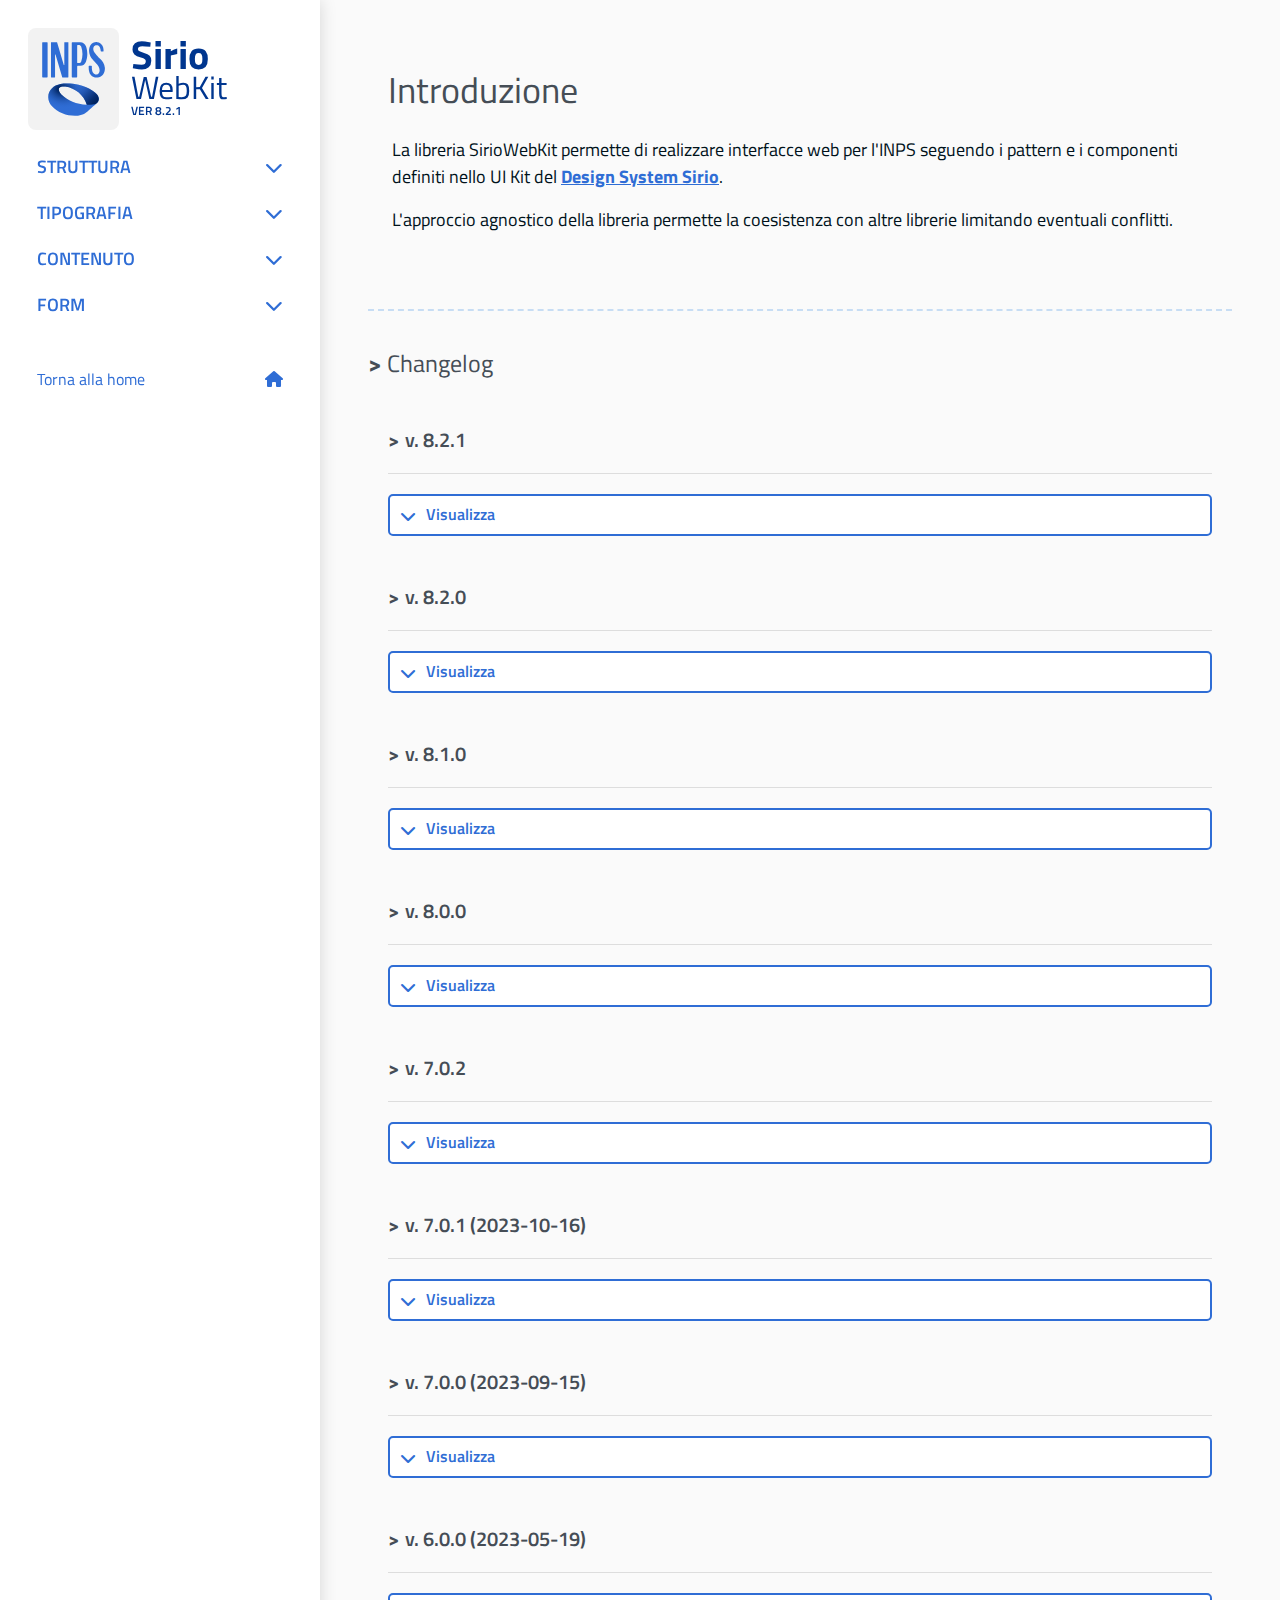
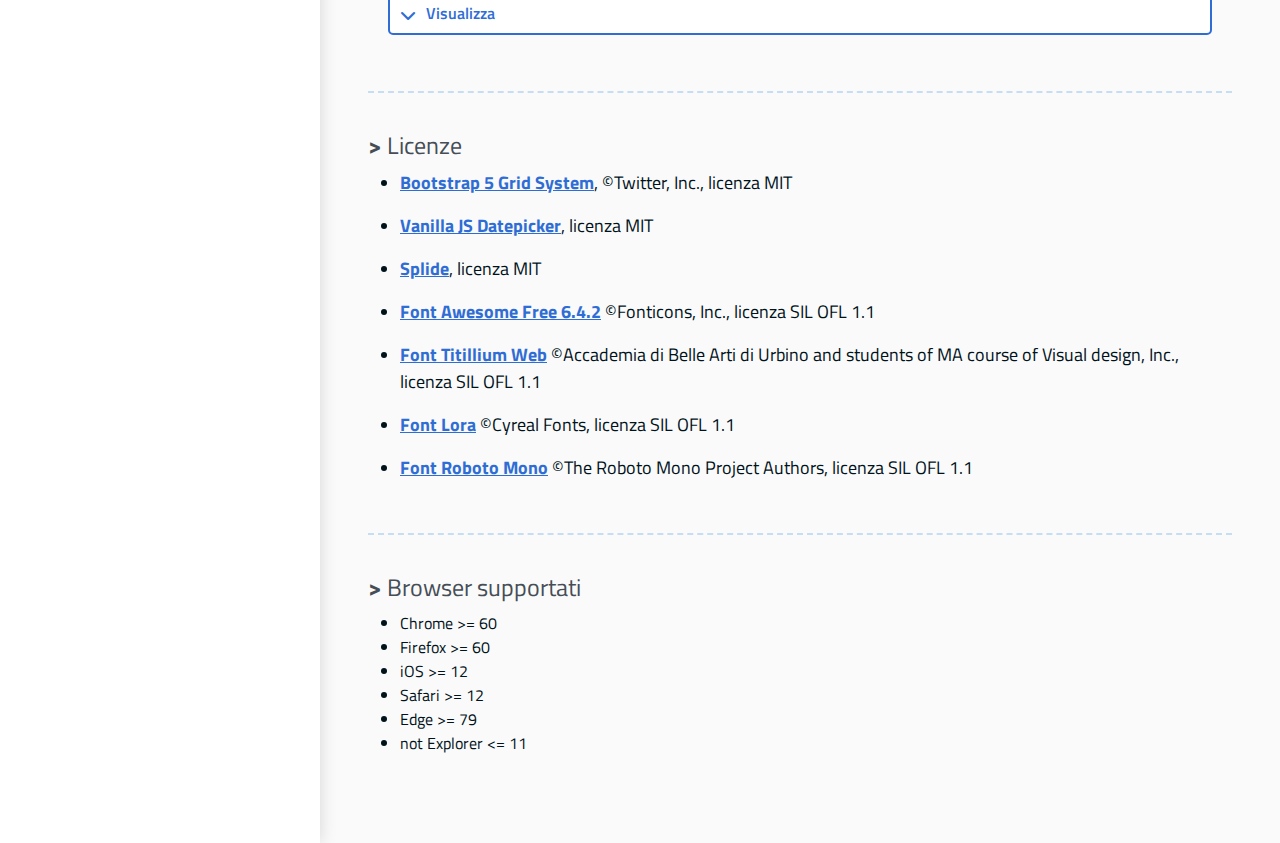
<file: guide/index.html>
<!doctype html>
<html lang="it">
<head>
    <meta charset="utf-8">
    <meta http-equiv="X-UA-Compatible" content="IE=Edge">
    <meta name="viewport" content="width=device-width,initial-scale=1,shrink-to-fit=no">
    <meta name="description" content="Guida utilizzo Web KIT SIRIO">
    <title>Home - Sirio Webkit</title>
    <link rel="stylesheet" href="../assets/css/bootstrap-grid.min.css">
    <link rel="stylesheet" href="../assets/css/datepicker.min.css">
    <link rel="stylesheet" href="../assets/css/splide.min.css">
    <link rel="stylesheet" href="../assets/css/font-awesome.min.css">
    <link rel="stylesheet" href="../assets/css/font-titillium-web.css">
    <link rel="stylesheet" href="../assets/css/font-lora.css">
    <link rel="stylesheet" href="../assets/css/font-roboto-mono.css">
    <link rel="stylesheet" href="../assets/css/webkit.min.css">
    <link rel="stylesheet" href="../assets/css/custom.css">
    <link rel="stylesheet" href="../assets/css/guide.css">
    <link rel="stylesheet" href="../guide/css/guidewk.css">
    <link rel="apple-touch-icon" sizes="57x57" href="../assets/img/favicon/apple-icon-57x57.png">
    <link rel="apple-touch-icon" sizes="60x60" href="../assets/img/favicon/apple-icon-60x60.png">
    <link rel="apple-touch-icon" sizes="72x72" href="../assets/img/favicon/apple-icon-72x72.png">
    <link rel="apple-touch-icon" sizes="76x76" href="../assets/img/favicon/apple-icon-76x76.png">
    <link rel="apple-touch-icon" sizes="114x114" href="../assets/img/favicon/apple-icon-114x114.png">
    <link rel="apple-touch-icon" sizes="120x120" href="../assets/img/favicon/apple-icon-120x120.png">
    <link rel="apple-touch-icon" sizes="144x144" href="../assets/img/favicon/apple-icon-144x144.png">
    <link rel="apple-touch-icon" sizes="152x152" href="../assets/img/favicon/apple-icon-152x152.png">
    <link rel="apple-touch-icon" sizes="180x180" href="../assets/img/favicon/apple-icon-180x180.png">
    <link rel="icon" type="image/png" sizes="192x192" href="../assets/img/favicon/android-icon-192x192.png">
    <link rel="icon" type="image/png" sizes="32x32" href="../assets/img/favicon/favicon-32x32.png">
    <link rel="icon" type="image/png" sizes="96x96" href="../assets/img/favicon/favicon-96x96.png">
    <link rel="icon" type="image/png" sizes="16x16" href="../assets/img/favicon/favicon-16x16.png">
    <link rel="manifest" href="../assets/img/favicon/manifest.json" crossorigin="use-credentials">
    <meta name="msapplication-TileColor" content="#ffffff">
    <meta name="msapplication-TileImage" content="../assets/img/favicon/ms-icon-144x144.png">
    <meta name="theme-color" content="#ffffff">
</head>
<body>
<div class="guide-wrapper">
    <div class="guide-container">
        <div class="guide-flex">
            <aside class="guide-aside">
                <div class="guide-sticky">
                    <header class="guide-header"><h1><a href="index.html"><img class="guide-logo" alt=""
                                                                                  src="../assets/img/logo-inps.svg"></a><span><strong>Sirio</strong> WebKit <small></small></span>
                    </h1>
                        <button class="guide-btn guide-btn-icon guide-btn-menu"
                                onclick="$('.guide-nav').addClass('open');"><span class="fas fa-bars"></span></button>
                    </header>
                    <nav aria-label="Menu dei componenti" class="guide-nav">
                        <div class="guide-row">
                            <div class="guide-col"><h2 class="guide-title">Menu Sirio Webkit</h2></div>
                            <div class="guide-col-auto">
                                <button class="guide-btn guide-btn-icon" onclick="$('.guide-nav').removeClass('open');">
                                    <span class="fas fa-times"></span></button>
                            </div>
                        </div>
                        <ul id="guide-nav">
                            <li><a href="#nav-structure">Struttura</a>
                                <ul id="nav-structure">
                                    <li><a href="./components-structure.html#page">Pagina</a></li>
                                    <li><a href="./components-structure.html#javascript">Javascript</a></li>
                                    <li><a href="./components-structure.html#grid">System Grid</a></li>
                                    <li><a href="./components-structure.html#headercmp">Header</a></li>
                                    <li><a href="./components-structure.html#footercmp">Footer</a></li>
                                </ul>
                            </li>
                            <li><a href="#nav-typography">Tipografia</a>
                                <ul id="nav-typography">
                                    <li><a href="./components-typography.html#font">Font</a></li>
                                    <li><a href="./components-typography.html#heading">Heading</a></li>
                                    <li><a href="./components-typography.html#colors">Colori</a></li>
                                    <li><a href="./components-typography.html#icons">Icone</a></li>
                                </ul>
                            </li>
                            <li><a href="#nav-contents">Contenuto</a>
                                <ul id="nav-contents">
                                    <li><a href="./components-contents.html#breadcrumb">Breadcrumb</a></li>
                                    <li><a href="./components-contents.html#dropdown">Dropdown</a></li>
                                    <li><a href="./components-contents.html#card">Card</a></li>
                                    <li><a href="./components-contents.html#tag">Tag</a></li>
                                    <li><a href="./components-contents.html#tab">Tab</a></li>
                                    <li><a href="./components-contents.html#collapse">Collapse</a></li>
                                    <li><a href="./components-contents.html#accordion">Accordion</a></li>
                                    <li><a href="./components-contents.html#sidenav">Menu Spalla</a></li>
                                    <li><a href="./components-contents.html#title-bar">Title Bar</a></li>
                                    <li><a href="./components-contents.html#tabelle">Tabelle</a></li>
                                    <li><a href="./components-contents.html#paginazione">Paginazione</a></li>
                                    <li><a href="./components-contents.html#tooltip">Tooltip</a></li>
                                    <li><a href="./components-contents.html#dialog">Dialog</a></li>
                                    <li><a href="./components-contents.html#notifiche">Notifiche</a></li>
                                    <li><a href="./components-contents.html#avvisi">Avvisi</a></li>
                                    <li><a href="./components-contents.html#stepper">Step Progress Bar</a></li>
                                    <li><a href="./components-contents.html#hero">Hero</a></li>
                                    <li><a href="./components-contents.html#carousel">Carousel</a></li>
                                </ul>
                            </li>
                            <li><a href="#nav-form">Form</a>
                                <ul id="nav-form">
                                    <li><a href="./components-form.html#bottoni">Bottoni</a></li>
                                    <li><a href="./components-form.html#input">Input</a></li>
                                    <li><a href="./components-form.html#input-group">Input Group</a></li>
                                    <li><a href="./components-form.html#selectDropdown">Dropdown Select</a></li>
                                    <li><a href="./components-form.html#autocomplete">Autocomplete</a></li>
                                    <li><a href="./components-form.html#searchbar">Searchbar</a></li>
                                    <li><a href="./components-form.html#selezione">Selezione</a></li>
                                    <li><a href="./components-form.html#fileupload">File Upload</a></li>
                                    <li><a href="./components-form.html#slider">Slider</a></li>
                                    <li><a href="./components-form.html#datepicker">Date & Time Picker</a></li>
                                    <li><a href="./components-form.html#chip">Chip</a></li>
                                    <li><a href="./components-form.html#progress">Progress Bar</a></li>
                                    <li><a href="./components-form.html#validation">Validazione</a></li>
                                    <li><a href="./components-form.html#filter">Filtri</a></li>
                                </ul>
                            </li>
                        </ul>
                        <ul id="guide-home-link" tyle="padding-top:0px;padding-bottom:0px">
                            <li><a href="index.html">Torna alla home</a></li>
                        </ul>
                    </nav>
                </div>
            </aside>
            <main class="guide-main"><h2 class="guide-title">Introduzione</h2>
                <div class="p-4"><p>La libreria SirioWebKit permette di realizzare interfacce web per l'INPS seguendo i
                    pattern e i componenti definiti nello UI Kit del <a href="https://www.inps.design/" target="_blank"
                                                                        rel="noopener">Design System Sirio</a>.</p>
                    <p>L'approccio agnostico della libreria permette la coesistenza con altre librerie limitando
                        eventuali conflitti.</p></div>
                <br>
                <section class="guide-section"><h3 class="guide-title">Changelog</h3><h4 class="guide-title">v.
                    8.2.1</h4>
                    <div class="changelog" id="changelog-btn-sirio-8-2-1">
                        <ul>
                            <li><strong>js</strong>\SirioDialog, SirioDropdownAutocomplete, SirioDropdownMenu,
                                SirioDropdownSelect, SirioFileUpload and SirioTimePicker (fix bug on manual
                                inizialization of component)
                            </li>
                            <li><strong>form</strong>\TimePicker (type: button on increment/decrement arrow-button)</li>
                            <li><strong>tipografia</strong>`font-size` (Aggiornata l’unità di misura da px a rem)</li>
                            <li><strong>contenuto</strong>\Implementato su di <code>focus-visible</code> (In
                                sostituzione del <em>workaround</em> del <code>dataSirioKeyboardHandler</code>)
                            </li>
                            <li><strong>contenuto</strong>\Paginazione (Migliorata accessibilità a screen-reader)</li>
                            <li><strong>contenuto</strong>\Bottoni (Rimosso <code>role="menu"</code> dove errato)</li>
                            <li><strong>struttura</strong>\Search input (Assegnato <code>type="search"</code>)</li>
                            <li><strong>contenuto</strong>\Tab (Risolto problema di accessibilità, ammesso anche uso di
                                <code>div</code> al posto di <code>ul</code>)
                            </li>
                            <li><strong>contenuto</strong>\Tabella (Aggiunta funzionalità tabella espandibile)</li>
                            <li><strong>contenuto</strong>\DropdownMenu (Migliorata accessibilità)</li>
                            <li><strong>contenuto</strong>\DropdownSelect (Migliorata accessibilità)</li>
                        </ul>
                    </div>
                    <h4 class="guide-title">v. 8.2.0</h4>
                    <div class="changelog" id="changelog-btn-sirio-8-2-0">
                        <ul>
                            <li>**contenuto**\Tabella Sorting (modified html)</li>
                            <li>**contenuto**\Paginazione (modified html)</li>
                            <li>**contenuto**\Filtri selezionati (modified html)</li>
                            <li>**contenuto**\Dialog (deleted role attribute)</li>
                            <li>**contenuto**\Dialog (add noevent property on hide method)</li>
                            <li>**form**\Checkbox (add padding inline)</li>
                            <li>**template**\Landing Page</li>
                            <li>**template**\Navigazione</li>
                            <li>**template**\Lista dati</li>
                            <li>**template**\Riepilogo Dati</li>
                            <li>**template**\Notizie</li>
                            <li>**template**\Wizard</li>
                            <li>**template**\Form</li>
                            <li>**template**\Ricerca</li>
                            <li>**template**\FAQ</li>
                            <li>**template**\Diagnostico</li>
                            <li>**template**\Disclaimer</li>
                            <li>**template**\Aree tematiche</li>
                        </ul>
                    </div>
                    <h4 class="guide-title">v. 8.1.0</h4>
                    <div class="changelog" id="changelog-btn-sirio-8-1-0">
                        <ul>
                            <li>**contenuto**\Dropdown detach</li>
                            <li>**contenuto**\Tab (added methods)</li>
                            <li>**contenuto**\Table (added section action dropdown)</li>
                            <li>**contenuto**\Table (added section action sticky)</li>
                            <li>**contenuto**\Table (added section responsive card)</li>
                            <li>**form**\File Upload (added method)</li>
                            <li>**assets**\css\guide.css added class for Table</li>
                        </ul>
                    </div>
                    <h4 class="guide-title">v. 8.0.0</h4>
                    <div class="changelog" id="changelog-btn-sirio-8-0-0">
                        <ul>
                            <li>**struttura**\Header (added megamenu)</li>
                            <li>**contenuto**\Hero</li>
                            <li>**contenuto**\Carousel</li>
                            <li>**assets**\img\new images for hero and megamenu</li>
                            <li>Bugfixing handle event.key with no data</li>
                        </ul>
                    </div>
                    <h4 class="guide-title">v. 7.0.2</h4>
                    <div class="changelog" id="changelog-btn-sirio-7-0-2">
                        <ul>
                            <li>**tipografia**\Logo (modified)</li>
                            <li>**tipografia**\Icone (fontawesome v6.4.2)</li>
                            <li>**tipografia**\Colori (warning modified)</li>
                            <li>**contenuto**\Tag (warning modified)</li>
                            <li>**struttura**\Footer (twitter icon modified)</li>
                            <li>**contenuto**\Tab (getter and setter for buttons added)</li>
                            <li>**form**\Dropdown Select (selected value aria-label management added)</li>
                            <li>**form**\Dropdown Select (handle duplication of select issue)</li>
                            <li>**form**\Dropdown Select (initialization using value attribute)</li>
                            <li>**form**\Upload (addNewFile method added)</li>
                            <li>**form**\TimePicker (label handling in aria label)</li>
                            <li>**javascript**\Propagation of custom events for components initialization</li>
                            <li>**javascript**\Possibility to disable automatic initialization added</li>
                            <li>**javascript**\Components classes for manual components initialization exported</li>
                        </ul>
                    </div>
                    <h4 class="guide-title">v. 7.0.1 (2023-10-16)</h4>
                    <div class="changelog" id="changelog-btn-sirio-7-0-1">
                        <ul>
                            <li>Propagation of custom events for DropdownSelect, FileUpload, TimePicker and Datepicker
                                components
                            </li>
                            <li>SirioTimePicker - new keydown event management</li>
                            <li>**scss**\variables changed</li>
                        </ul>
                    </div>
                    <h4 class="guide-title">v. 7.0.0 (2023-09-15)</h4>
                    <div class="changelog" id="changelog-btn-sirio-7-0-0">
                        <ul>
                            <li>contenuto\Card (header moved)</li>
                            <li>contenuto\Tab (added nav)</li>
                            <li>contenuto\Title Bar</li>
                            <li>contenuto\Tabelle (added drawer)</li>
                            <li>form\Filtri</li>
                        </ul>
                    </div>
                    <h4 class="guide-title">v. 6.0.0 (2023-05-19)</h4>
                    <div class="changelog" id="changelog-btn-sirio-6-0-0">
                        <ul>
                            <li>struttura\Header (added submenu mobile)</li>
                            <li>contenuto\Menu Spalla</li>
                            <li>contenuto\Avvisi</li>
                            <li>contenuto\Step Progress Bar (fixed bug hover)</li>
                            <li>form\Upload (added maximum number of files)</li>
                            <li>form\Dropdown Select (added reset method)</li>
                        </ul>
                    </div>
                </section>
                <section class="guide-section"><h3 class="guide-title">Licenze</h3>
                    <ul>
                        <li><p><a href="https://getbootstrap.com/" target="_blank" rel="noopener">Bootstrap 5 Grid
                            System</a>, ©Twitter, Inc., licenza MIT</p></li>
                        <li><p><a href="https://mymth.github.io/vanillajs-datepicker" target="_blank" rel="noopener">Vanilla
                            JS Datepicker</a>, licenza MIT</p></li>
                        <li><p><a href="https://splidejs.com/" target="_blank" rel="noopener">Splide</a>, licenza MIT
                        </p></li>
                        <li><p><a href="https://fontawesome.com/" target="_blank" rel="noopener">Font Awesome Free
                            6.4.2</a> ©Fonticons, Inc., licenza SIL OFL 1.1</p></li>
                        <li><p><a href="http://nta.accademiadiurbino.it/titillium/" target="_blank" rel="noopener">Font
                            Titillium Web</a> ©Accademia di Belle Arti di Urbino and students of MA course of Visual
                            design, Inc., licenza SIL OFL 1.1</p></li>
                        <li><p><a href="http://www.cyreal.org/fonts/lora/" target="_blank" rel="noopener">Font Lora</a>
                            ©Cyreal Fonts, licenza SIL OFL 1.1</p></li>
                        <li><p><a href="https://github.com/googlefonts/robotomono" target="_blank" rel="noopener">Font
                            Roboto Mono</a> ©The Roboto Mono Project Authors, licenza SIL OFL 1.1</p></li>
                    </ul>
                </section>
                <section class="guide-section"><h3 class="guide-title">Browser supportati</h3>
                    <ul>
                        <li>Chrome >= 60</li>
                        <li>Firefox >= 60</li>
                        <li>iOS >= 12</li>
                        <li>Safari >= 12</li>
                        <li>Edge >= 79</li>
                        <li>not Explorer &lt;= 11</li>
                    </ul>
                </section>
            </main>
        </div>
    </div>
</div>
<button type="button" class="guide-btn guide-btn-icon" id="guide-scroll-top" title="Torna all'inizio"
        aria-hidden="true"><span class="fas fa-chevron-up"></span></button>
<script src="../assets/js/sirio-webkit-min.js"></script>
<script src="../assets/js/jquery.min.js"></script>
<script src="../assets/js/highlight.pack.js"></script>
<script src="../assets/js/clipboard.min.js"></script>
<script src="../assets/js/appGuidLogic.js"></script>
<script>document.addEventListener("DOMContentLoaded", () => {
    var guideAppPage = new GuideAppPage();
    guideAppPage.init("8.2.1"); //inject by webpack
})</script>
</body>
</html>
</file>
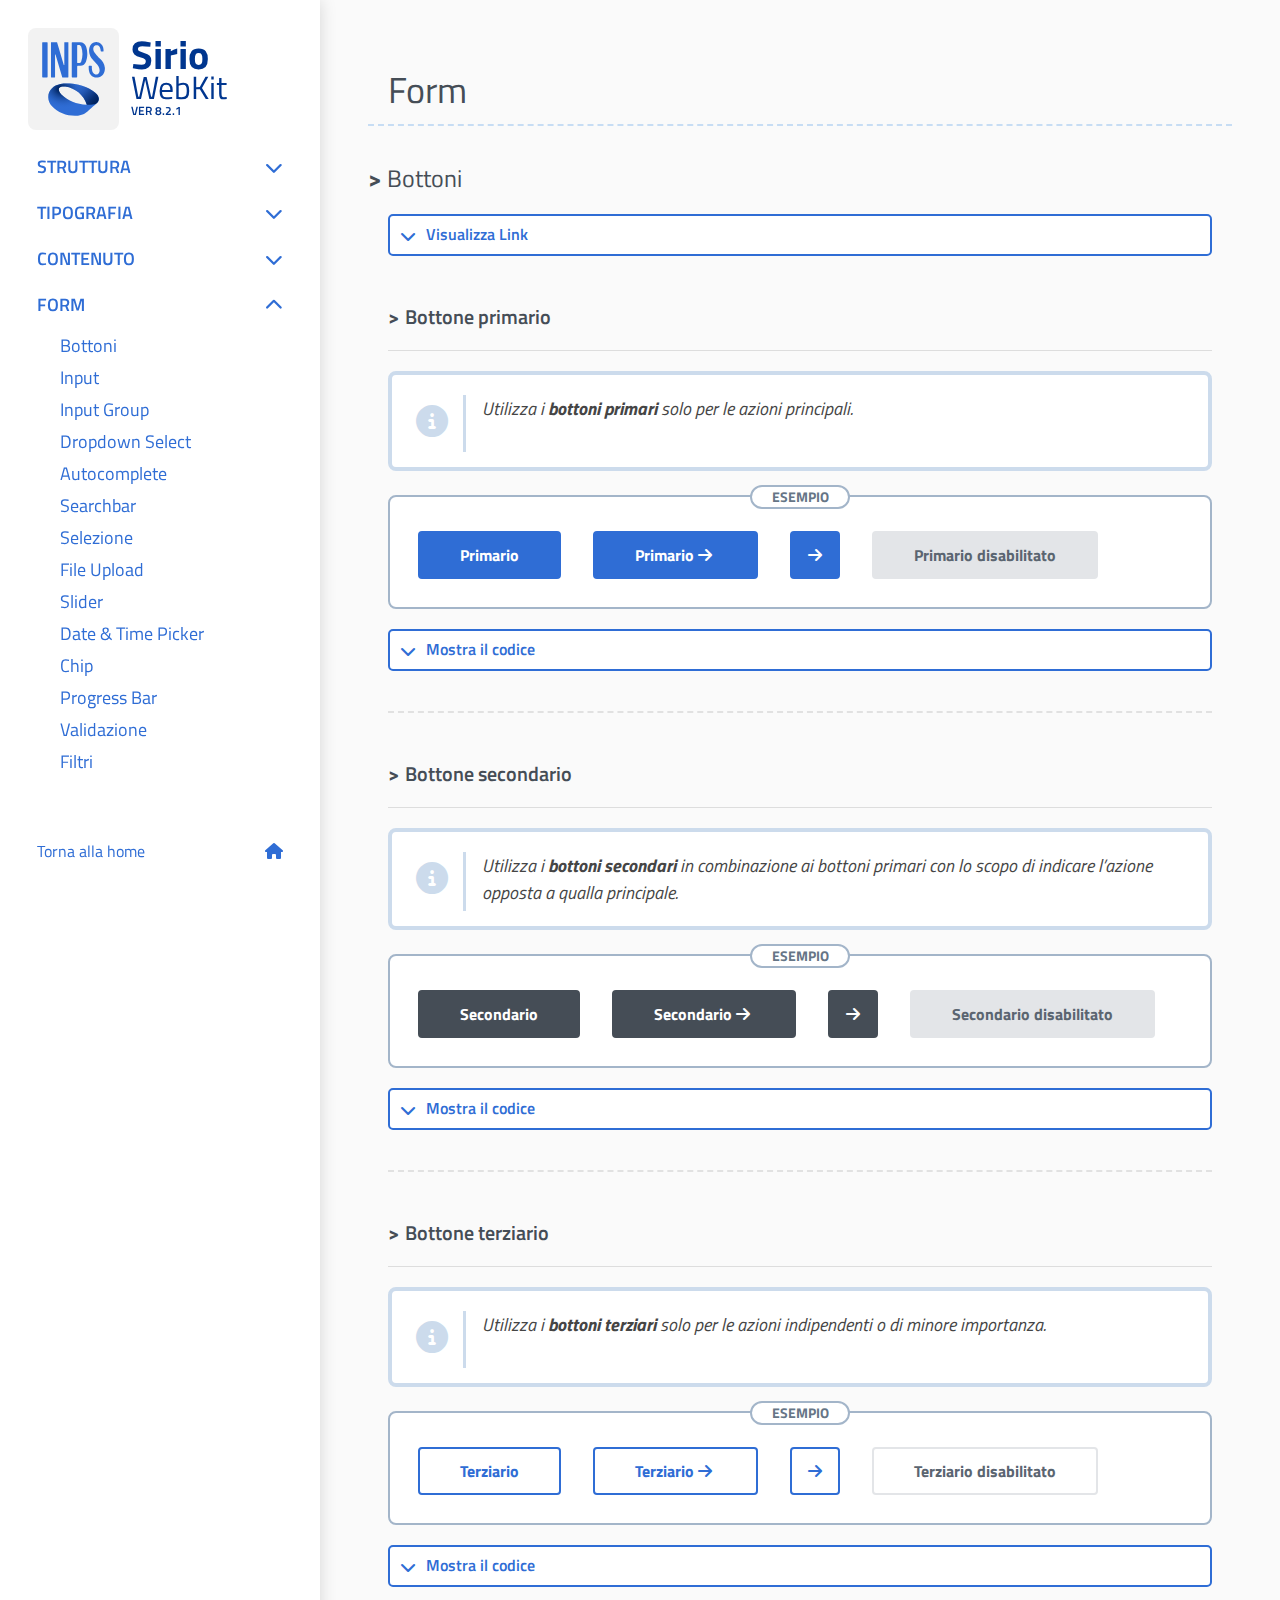
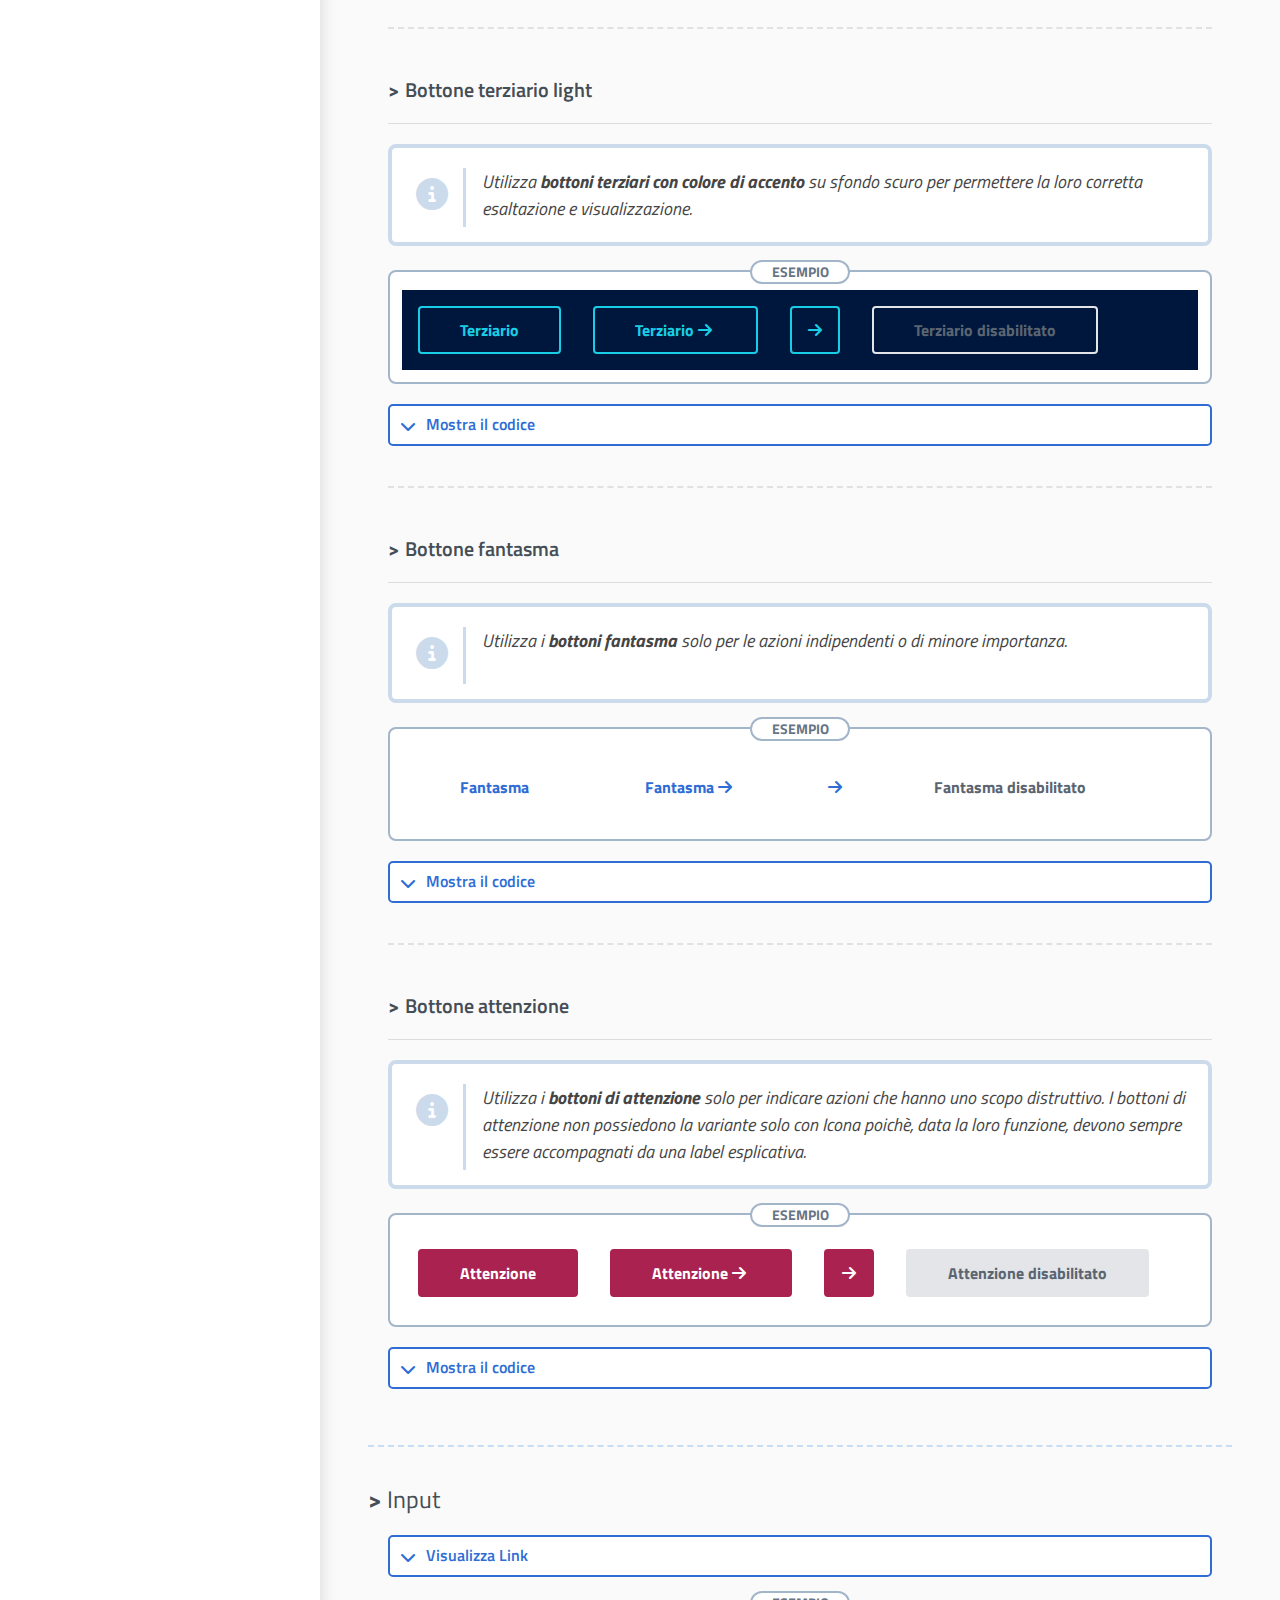
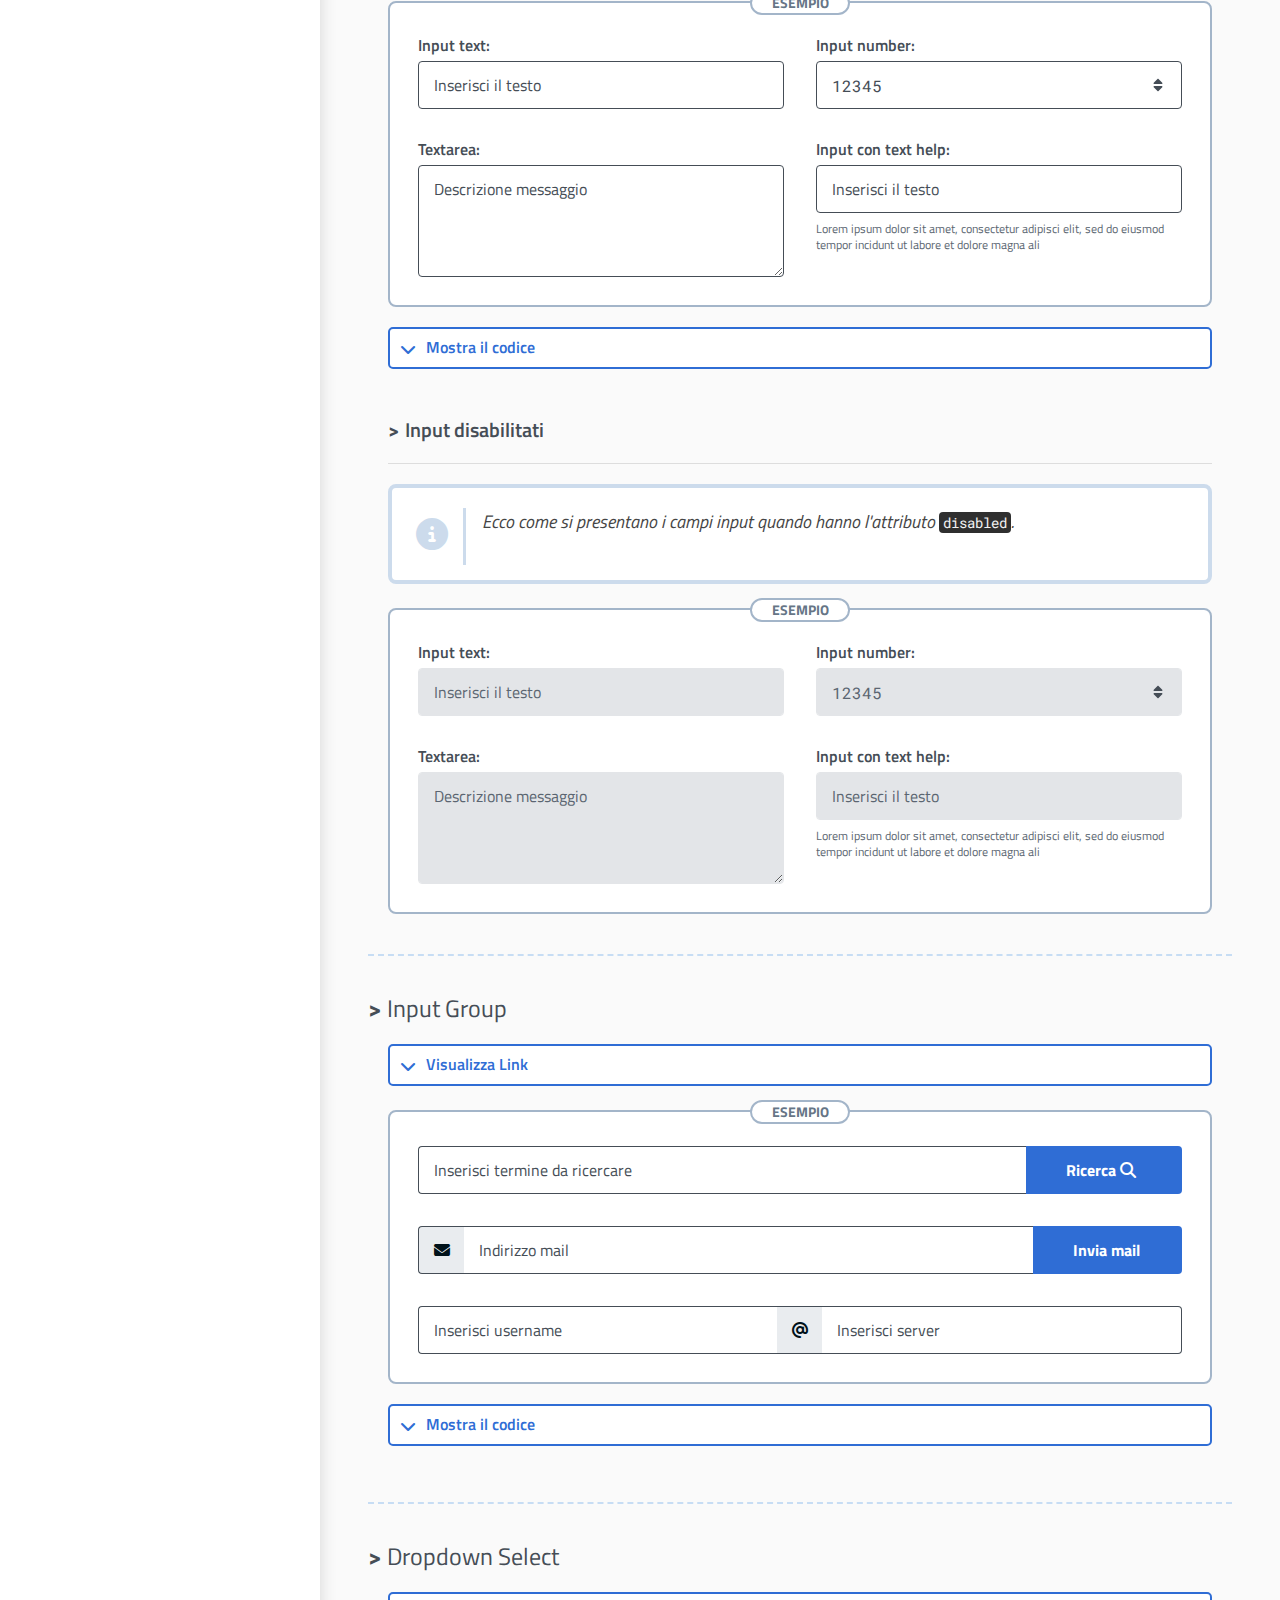
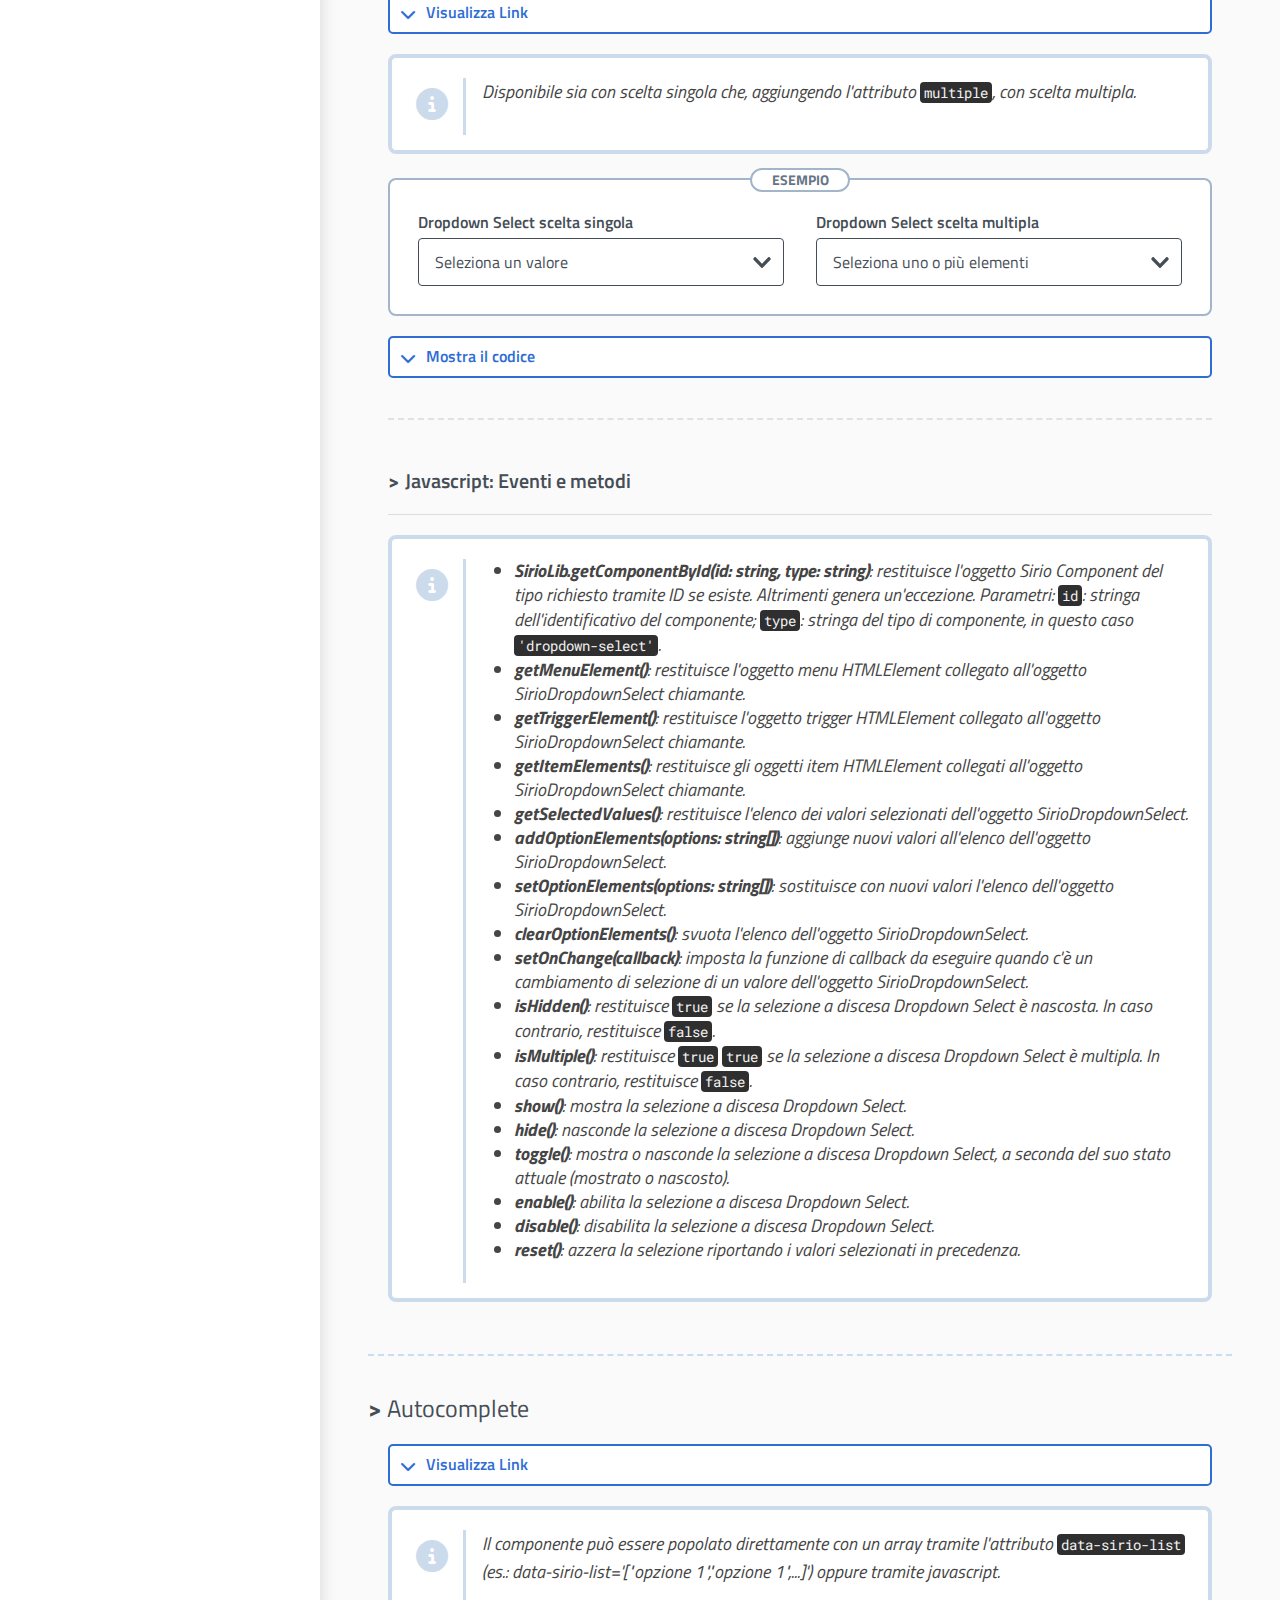
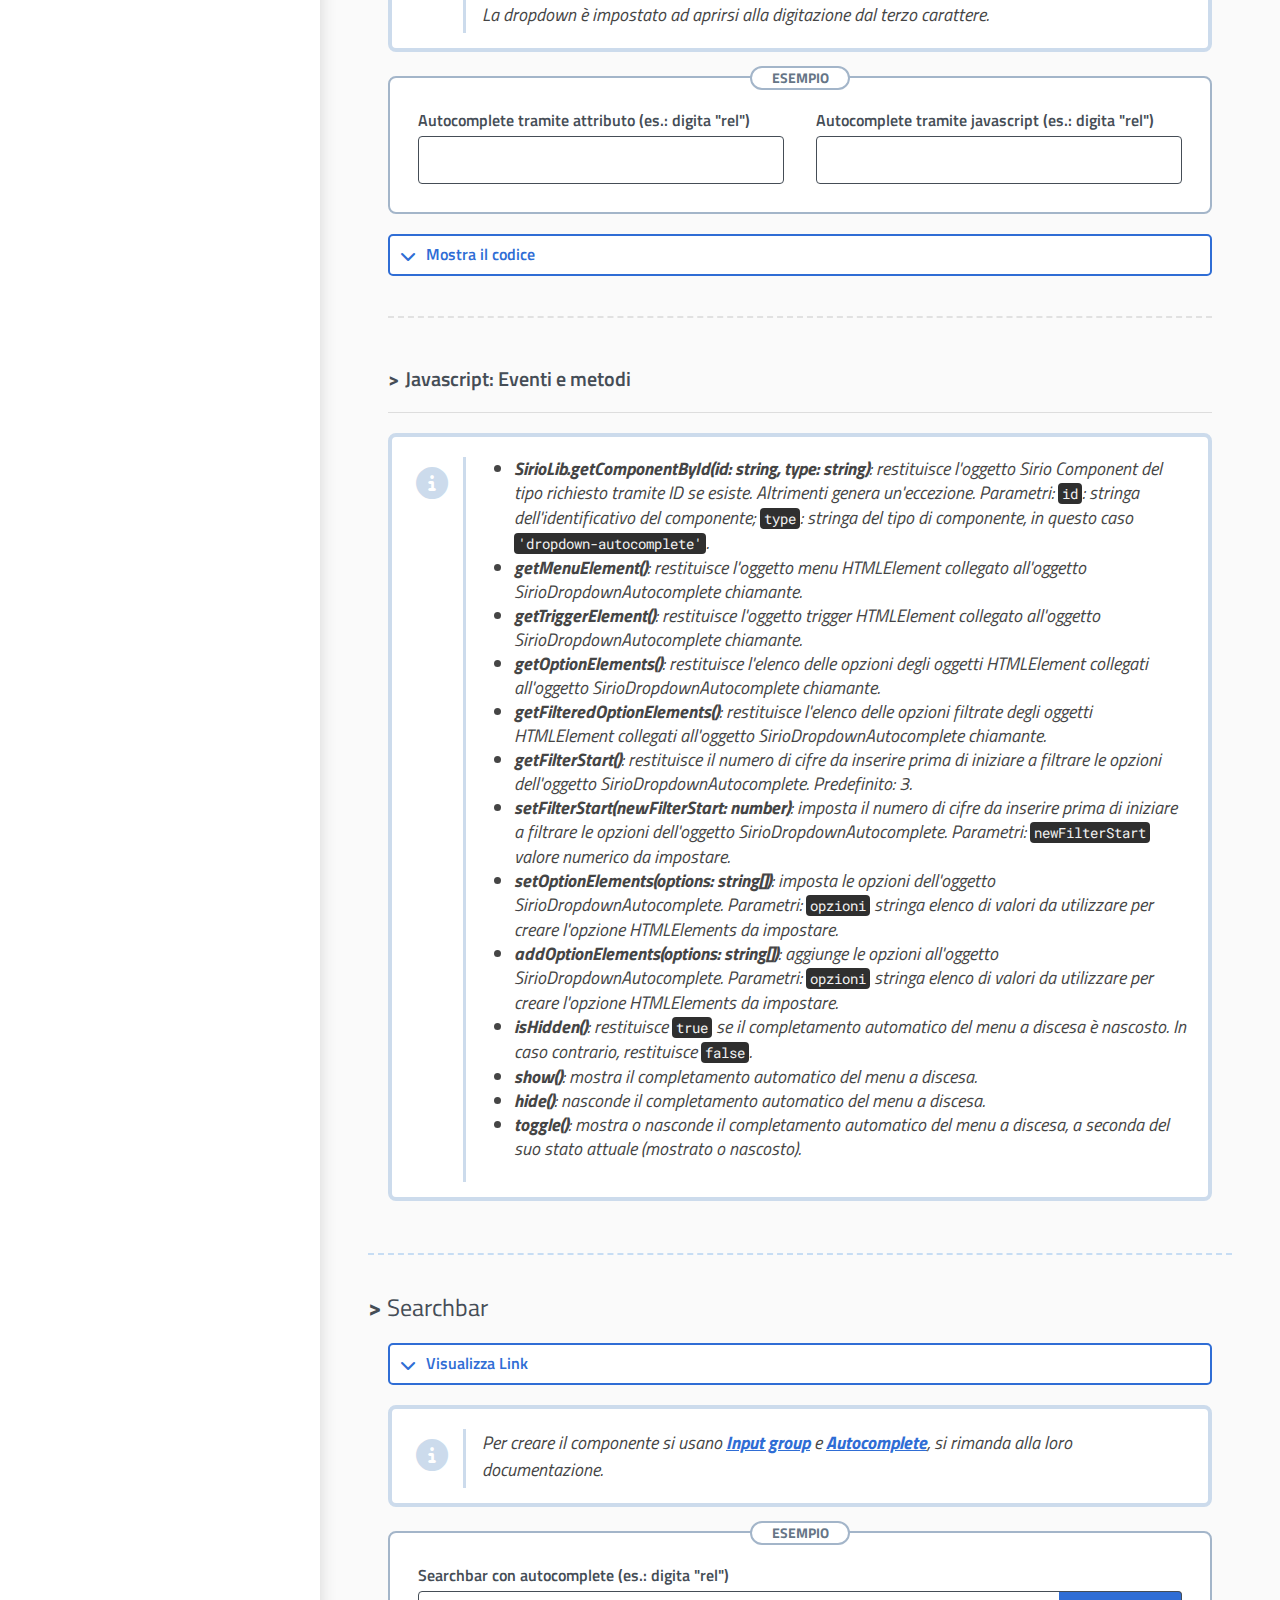
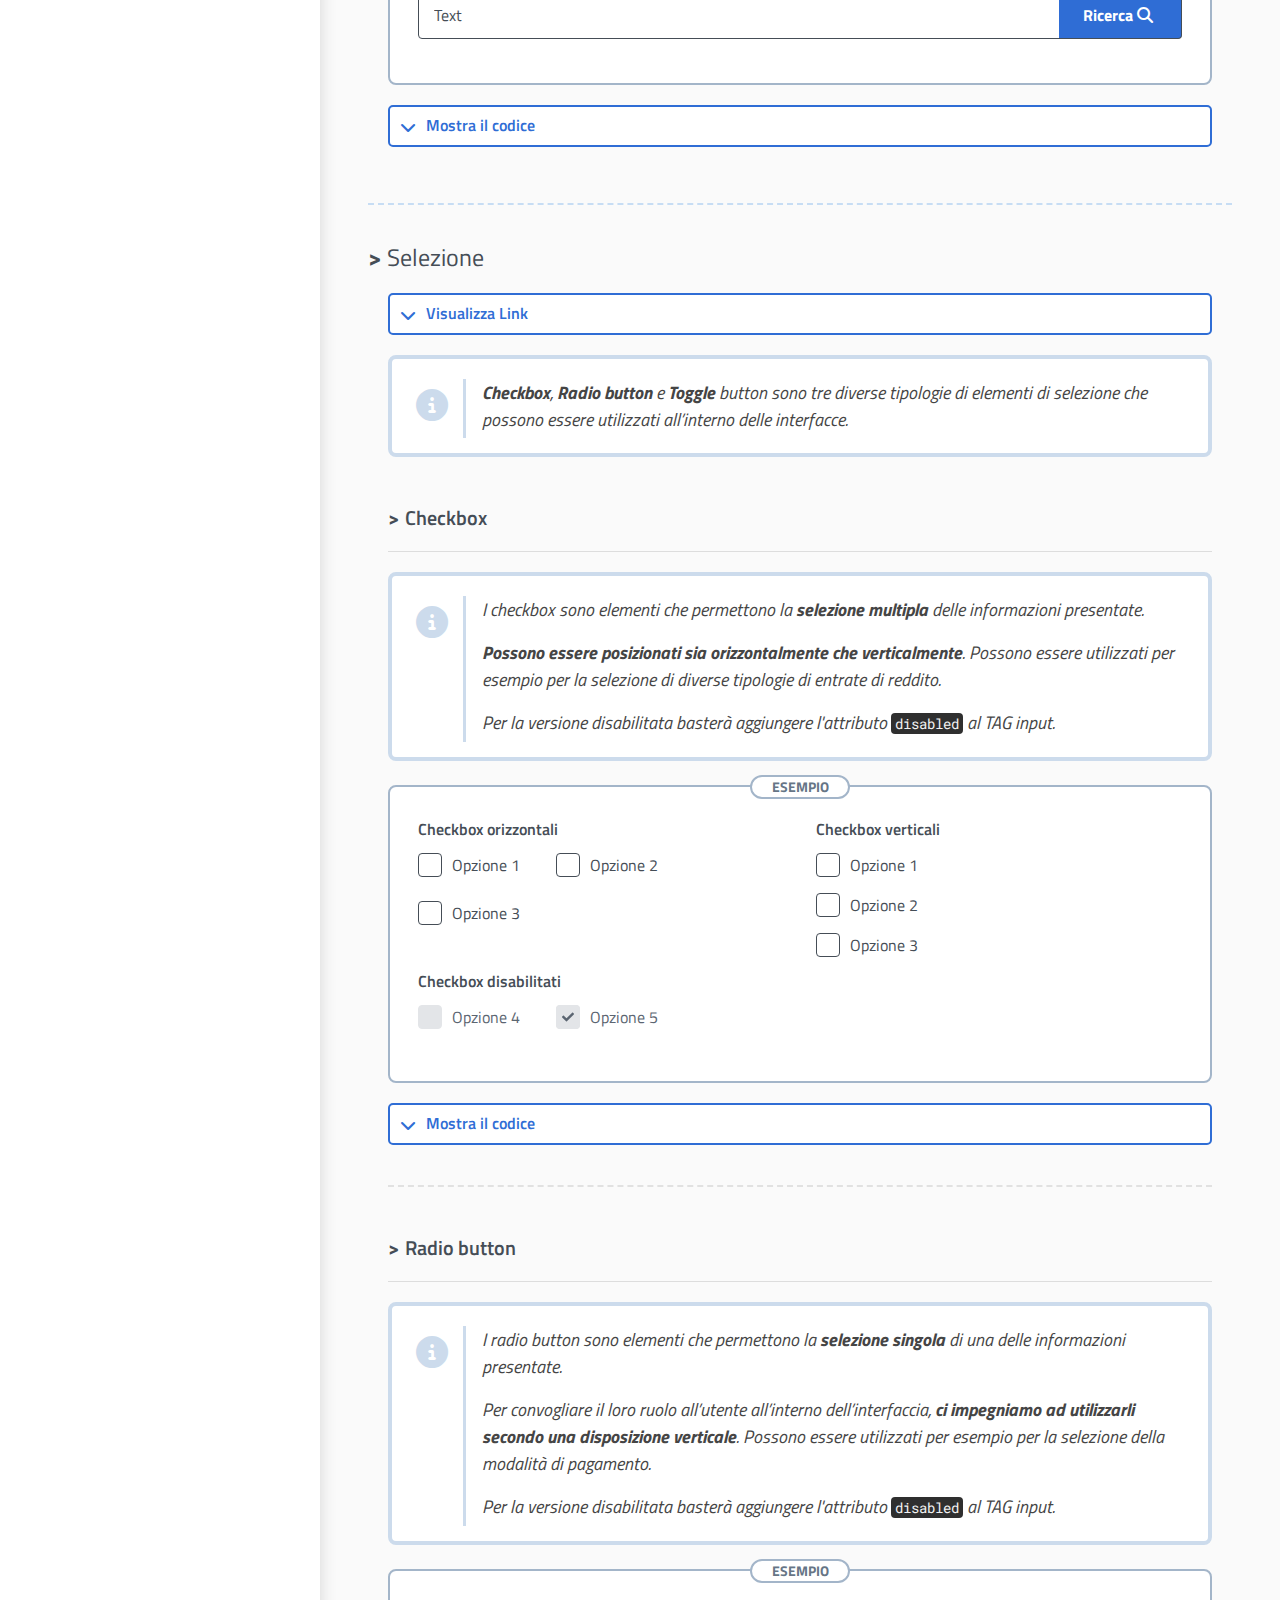
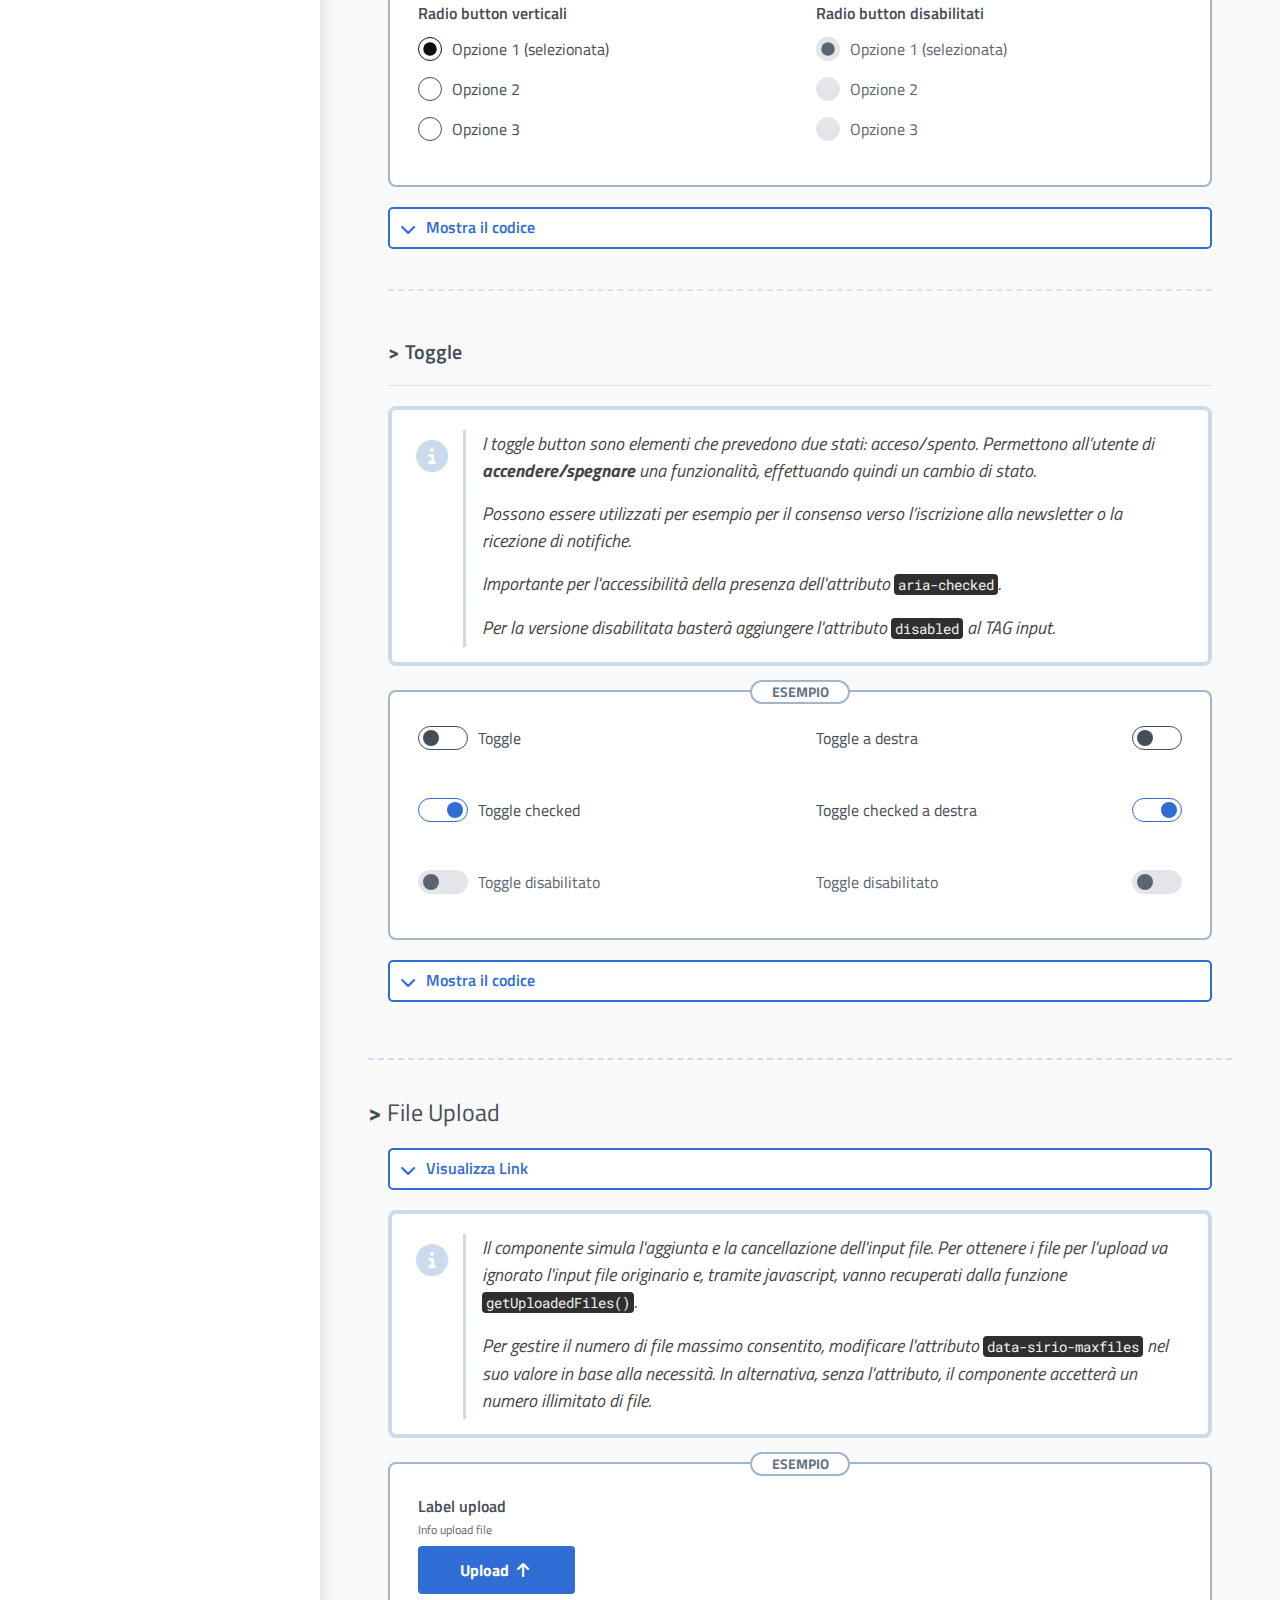
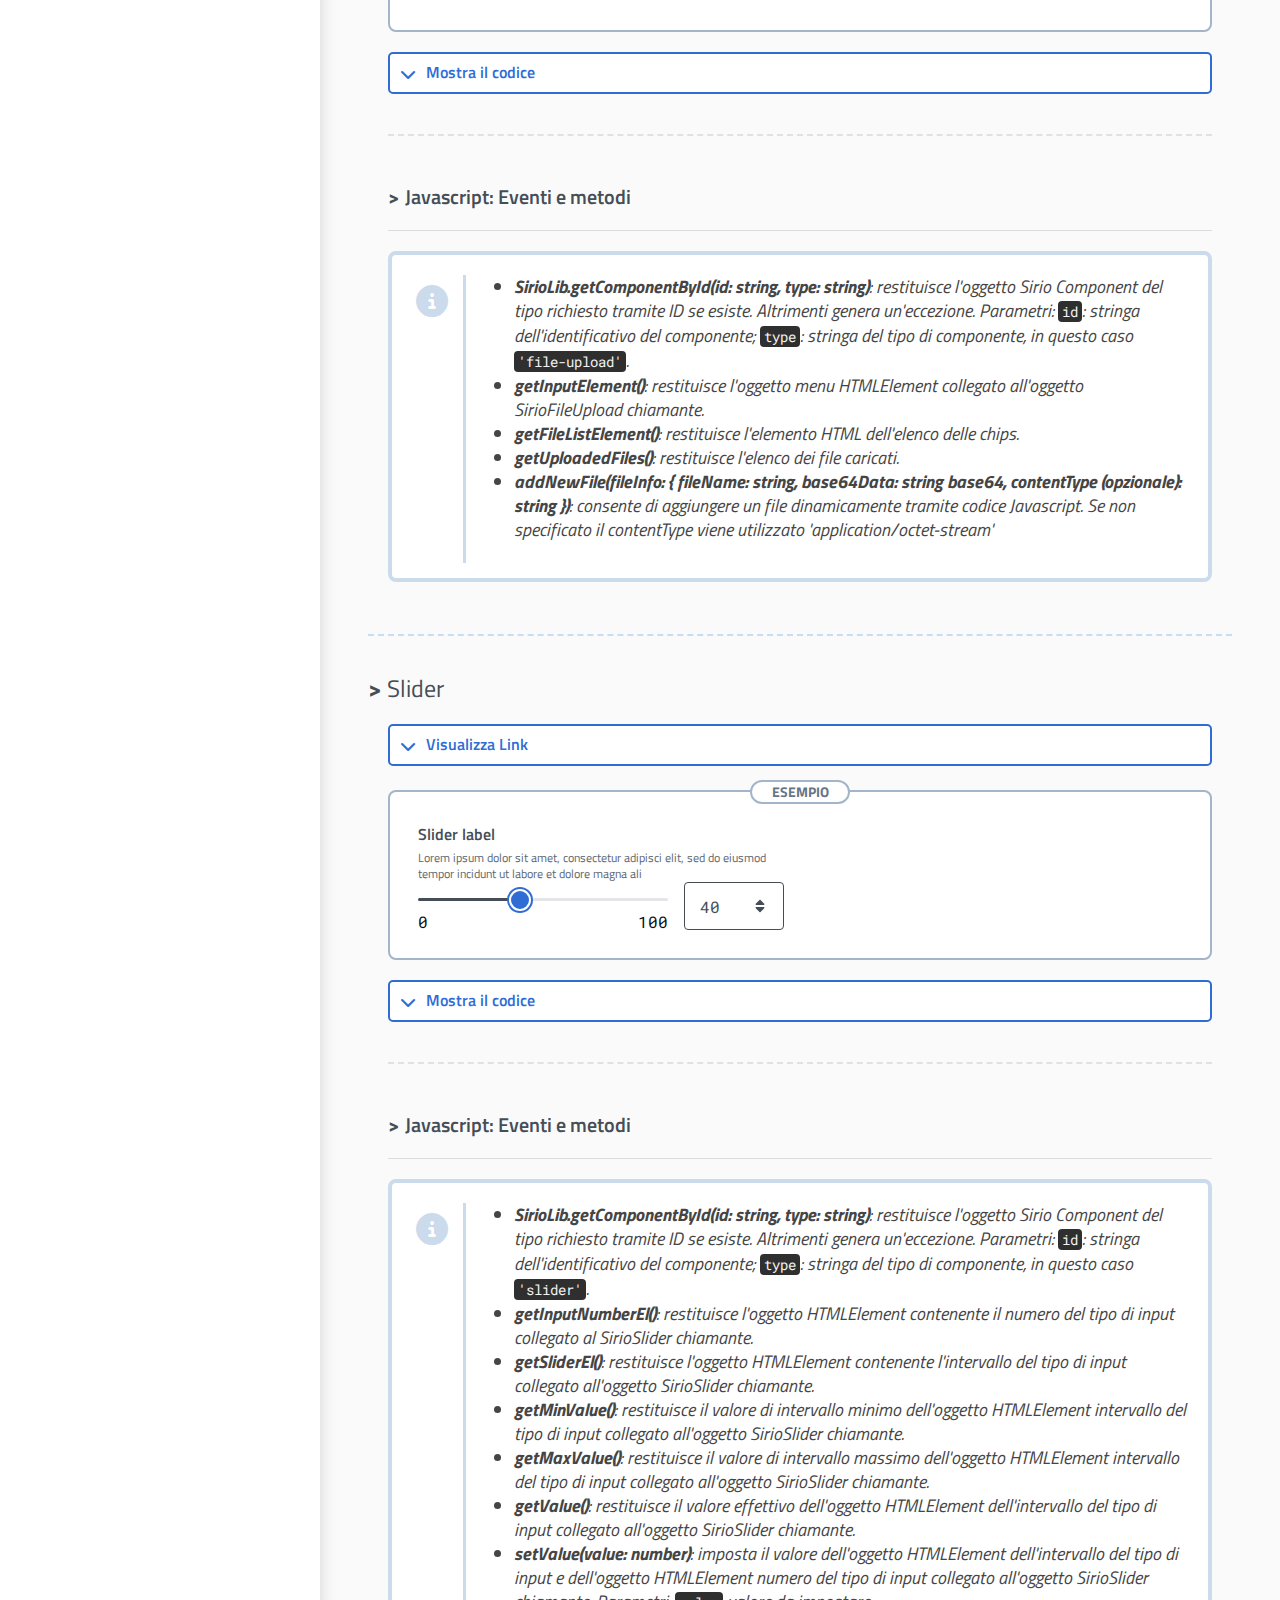
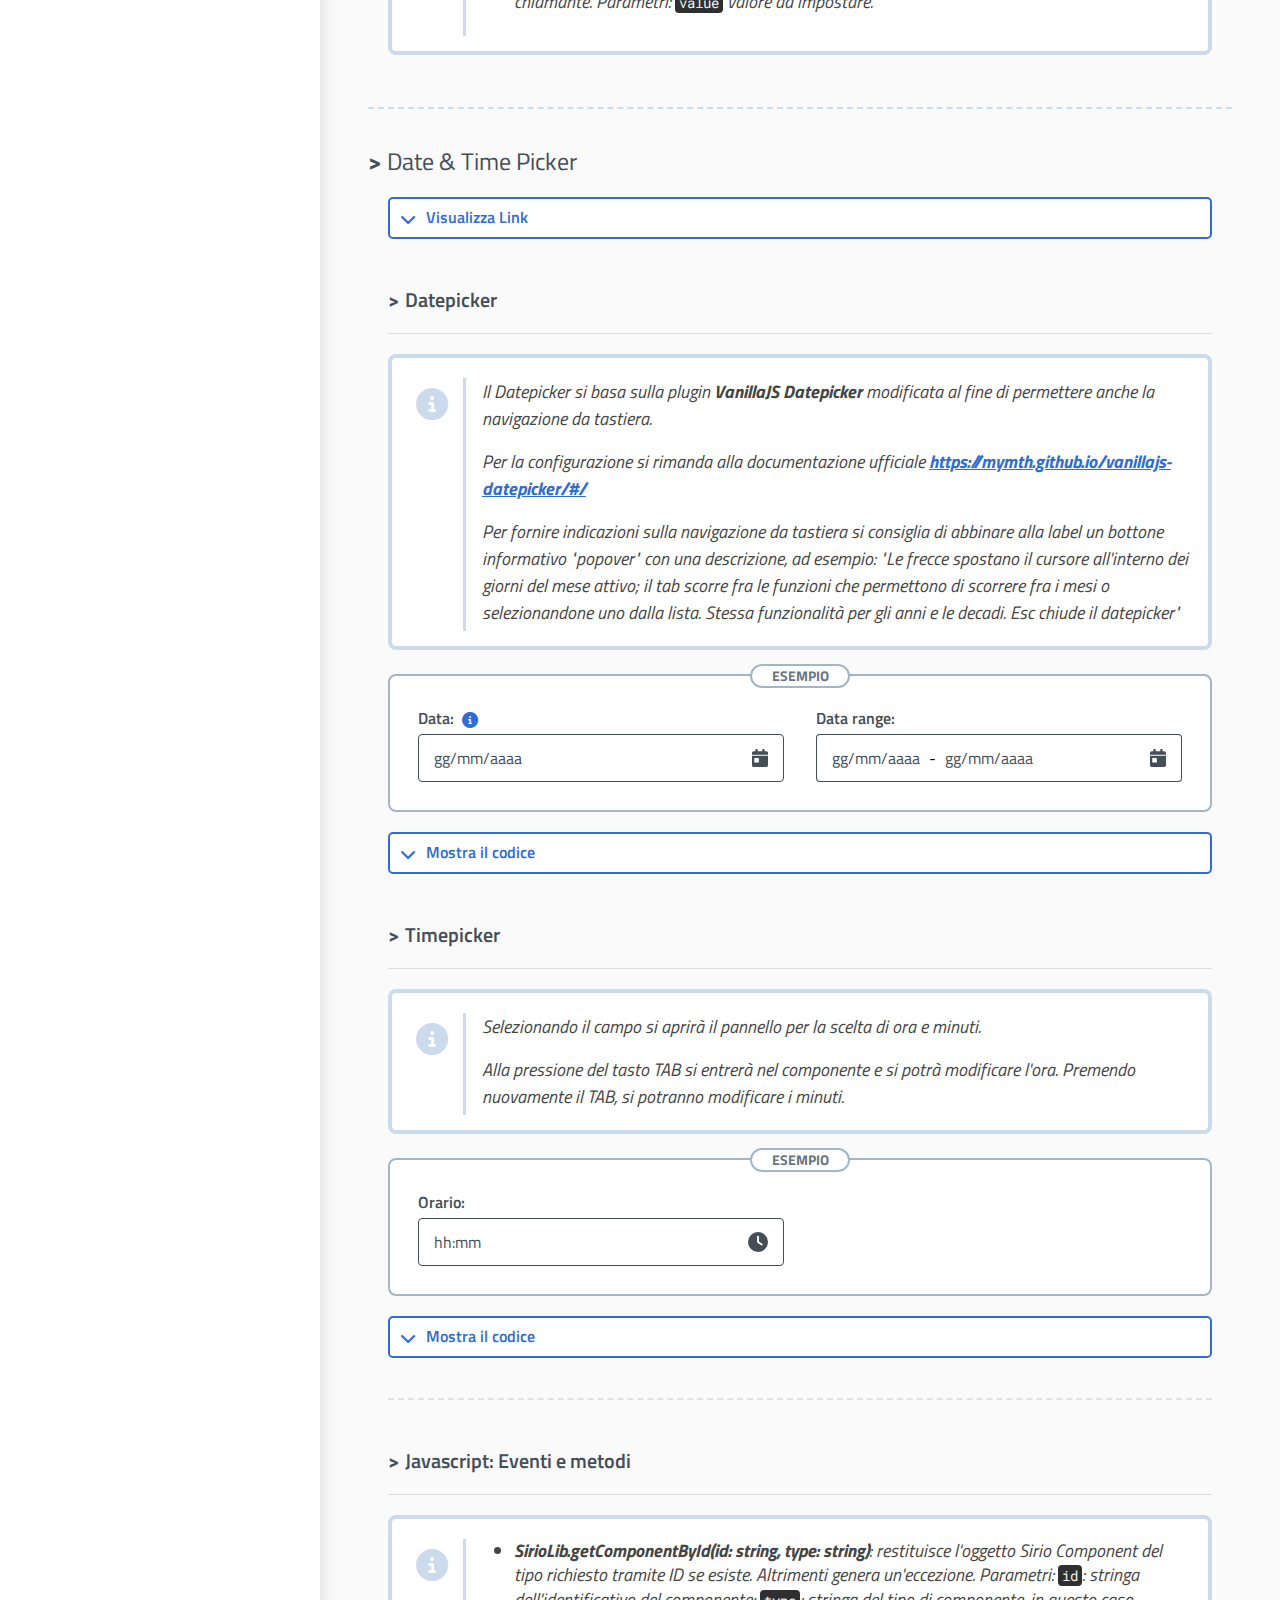
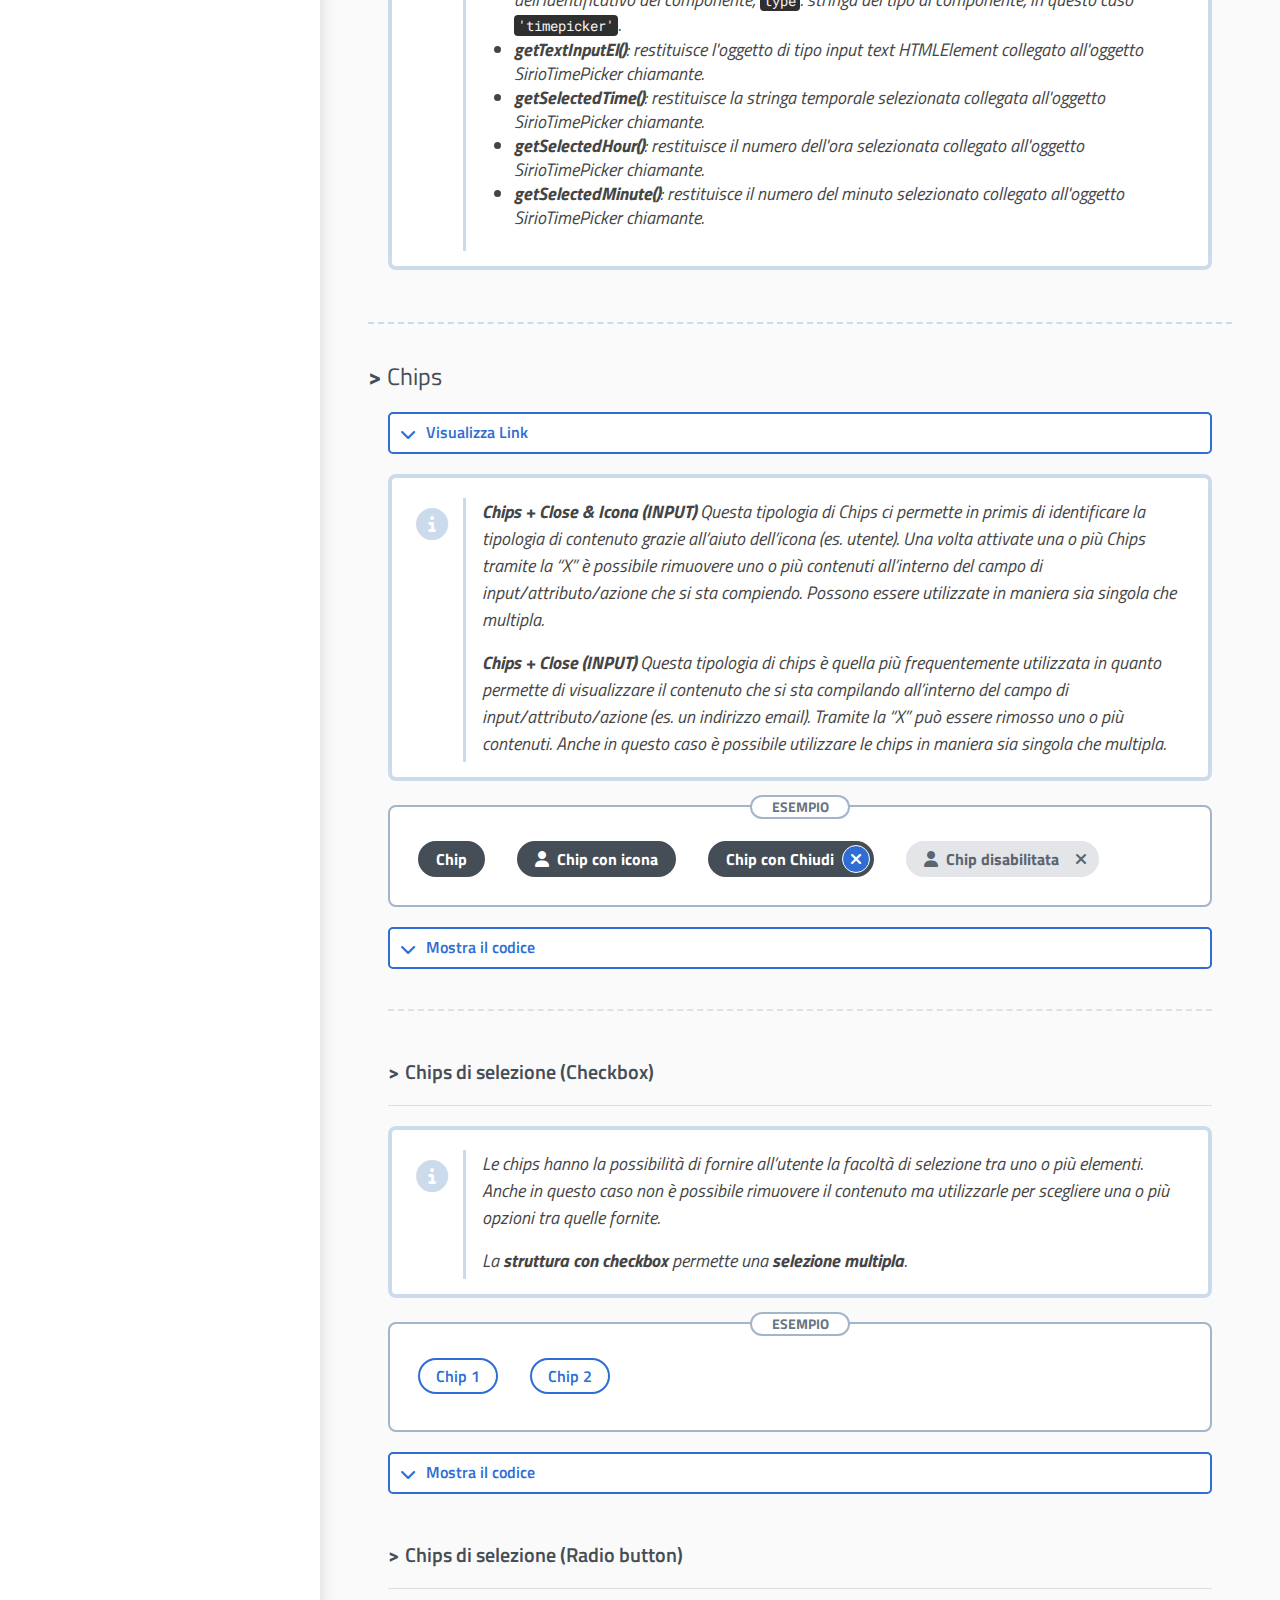
<file: guide/components-form.html>
<!DOCTYPE html>
<html lang="it">
<head>

    <meta charset="utf-8">
    <meta http-equiv="X-UA-Compatible" content="IE=Edge">
    <meta name="viewport" content="width=device-width, initial-scale=1, shrink-to-fit=no">

    <!-- Favicon -->
    <link rel="apple-touch-icon" sizes="57x57" href="../assets/img/favicon/apple-icon-57x57.png">
    <link rel="apple-touch-icon" sizes="60x60" href="../assets/img/favicon/apple-icon-60x60.png">
    <link rel="apple-touch-icon" sizes="72x72" href="../assets/img/favicon/apple-icon-72x72.png">
    <link rel="apple-touch-icon" sizes="76x76" href="../assets/img/favicon/apple-icon-76x76.png">
    <link rel="apple-touch-icon" sizes="114x114" href="../assets/img/favicon/apple-icon-114x114.png">
    <link rel="apple-touch-icon" sizes="120x120" href="../assets/img/favicon/apple-icon-120x120.png">
    <link rel="apple-touch-icon" sizes="144x144" href="../assets/img/favicon/apple-icon-144x144.png">
    <link rel="apple-touch-icon" sizes="152x152" href="../assets/img/favicon/apple-icon-152x152.png">
    <link rel="apple-touch-icon" sizes="180x180" href="../assets/img/favicon/apple-icon-180x180.png">
    <link rel="icon" type="image/png" sizes="144x144" href="../assets/img/favicon/android-icon-144x144.png">
    <link rel="icon" type="image/png" sizes="192x192" href="../assets/img/favicon/android-icon-192x192.png">
    <link rel="icon" type="image/png" sizes="32x32" href="../assets/img/favicon/favicon-32x32.png">
    <link rel="icon" type="image/png" sizes="96x96" href="../assets/img/favicon/favicon-96x96.png">
    <link rel="icon" type="image/png" sizes="16x16" href="../assets/img/favicon/favicon-16x16.png">
    <link rel="manifest" href="../assets/img/favicon/manifest.json" crossorigin="use-credentials">
    <meta name="msapplication-TileColor" content="#ffffff">
    <meta name="msapplication-TileImage" content="../assets/img/favicon/ms-icon-144x144.png">
    <meta name="theme-color" content="#ffffff">

    <!-- CSS Fonts -->
    <link rel="stylesheet" href="../assets/css/font-awesome.min.css">
    <link rel="stylesheet" href="../assets/css/font-titillium-web.css">
    <link rel="stylesheet" href="../assets/css/font-roboto-mono.css">
    <link rel="stylesheet" href="../assets/css/font-lora.css">

    <!-- CSS WebKit -->
    <link rel="stylesheet" href="../assets/css/bootstrap-grid.min.css">
    <link rel="stylesheet" href="../assets/css/datepicker.min.css">
    <link rel="stylesheet" href="../assets/css/splide.min.css">
    <link rel="stylesheet" href="../assets/css/webkit.min.css">
    <link rel="stylesheet" href="../assets/css/custom.css">
    <link rel="stylesheet" href="../assets/css/guide.css">
    <title>Form - Sirio Webkit</title>
    <script type="text/javascript">
        SIRIOWEBKIT_AUTO_INIT = false;
        SIRIOWEBKIT_ENABLE_OBSERVER = false;
    </script>
</head>
<body>
    <div class="guide-wrapper">
        <div class="guide-container">
            <div class="guide-flex">
                <aside class="guide-aside">
                    <div class="guide-sticky">
                        <header class="guide-header">
                            <h1><a href="index.html"><img class="guide-logo" alt="" src="../assets/img/logo-inps.svg"></a> <span><strong>Sirio</strong> WebKit <small></small></span></h1>
                            <button class="guide-btn guide-btn-icon guide-btn-menu" onclick="$('.guide-nav').addClass('open');"><span class="fas fa-bars"></span></button>
                        </header>
                        <nav aria-label="Menu dei componenti" class="guide-nav">
                            <div class="guide-row">
                                <div class="guide-col">
                                    <h2 class="guide-title">Menu Sirio Webkit</h2>
                                </div>
                                <div class="guide-col-auto">
                                    <button class="guide-btn guide-btn-icon" onclick="$('.guide-nav').removeClass('open');"><span class="fas fa-times"></span></button>
                                </div>
                            </div>
                            <ul id="guide-nav">
                                <li>
                                    <a href="#nav-structure">
                                        Struttura
                                    </a>
                                    <ul id="nav-structure">
                                        <li><a href="./components-structure.html#page">Pagina</a></li>
                                        <li><a href="./components-structure.html#javascript">Javascript</a></li>
                                        <li><a href="./components-structure.html#grid">System Grid</a></li>
                                        <li><a href="./components-structure.html#headercmp">Header</a></li>
                                        <li><a href="./components-structure.html#footercmp">Footer</a></li>
                                    </ul>
                                </li>
                                <li>
                                    <a href="#nav-typography">
                                        Tipografia
                                    </a>
                                    <ul id="nav-typography">
                                        <li><a href="./components-typography.html#font">Font</a></li>
                                        <li><a href="./components-typography.html#heading">Heading</a></li>
                                        <li><a href="./components-typography.html#colors">Colori</a></li>
                                        <li><a href="./components-typography.html#icons">Icone</a></li>
                                    </ul>
                                </li>
                                <li>
                                    <a href="#nav-contents">
                                        Contenuto
                                    </a>
                                    <ul id="nav-contents">
                                        <li><a href="./components-contents.html#breadcrumb">Breadcrumb</a></li>
                                        <li><a href="./components-contents.html#dropdown">Dropdown</a></li>
                                        <li><a href="./components-contents.html#card">Card</a></li>
                                        <li><a href="./components-contents.html#tag">Tag</a></li>
                                        <li><a href="./components-contents.html#tab">Tab</a></li>
                                        <li><a href="./components-contents.html#collapse">Collapse</a></li>
                                        <li><a href="./components-contents.html#accordion">Accordion</a></li>
                                        <li><a href="./components-contents.html#sidenav">Menu Spalla</a></li>
                                        <li><a href="./components-contents.html#title-bar">Title Bar</a></li>
                                        <li><a href="./components-contents.html#tabelle">Tabelle</a></li>
                                        <li><a href="./components-contents.html#paginazione">Paginazione</a></li>
                                        <li><a href="./components-contents.html#tooltip">Tooltip</a></li>
                                        <li><a href="./components-contents.html#dialog">Dialog</a></li>
                                        <li><a href="./components-contents.html#notifiche">Notifiche</a></li>
                                        <li><a href="./components-contents.html#avvisi">Avvisi</a></li>
                                        <li><a href="./components-contents.html#stepper">Step Progress Bar</a></li>
                                        <li><a href="./components-contents.html#hero">Hero</a></li>
                                        <li><a href="./components-contents.html#carousel">Carousel</a></li>
                                    </ul>
                                </li>
                                <li>
                                    <a href="#nav-form">
                                        Form
                                    </a>
                                    <ul id="nav-form">
                                        <li><a href="./components-form.html#bottoni">Bottoni</a></li>
                                        <li><a href="./components-form.html#input">Input</a></li>
                                        <li><a href="./components-form.html#input-group">Input Group</a></li>
                                        <li><a href="./components-form.html#selectDropdown">Dropdown Select</a></li>
                                        <li><a href="./components-form.html#autocomplete">Autocomplete</a></li>
                                        <li><a href="./components-form.html#searchbar">Searchbar</a></li>
                                        <li><a href="./components-form.html#selezione">Selezione</a></li>
                                        <li><a href="./components-form.html#fileupload">File Upload</a></li>
                                        <li><a href="./components-form.html#slider">Slider</a></li>
                                        <li><a href="./components-form.html#datepicker">Date & Time Picker</a></li>
                                        <li><a href="./components-form.html#chip">Chip</a></li>
                                        <li><a href="./components-form.html#progress">Progress Bar</a></li>
                                        <li><a href="./components-form.html#validation">Validazione</a></li>
                                        <li><a href="./components-form.html#filter">Filtri</a></li>
                                    </ul>
                                </li>
                            </ul>
                            <ul id="guide-home-link" style="padding-top:0px;padding-bottom:0px">
                                <li><a href="index.html">Torna alla home</a></li>
                            </ul>
                        </nav>
                    </div>
                </aside>
                <main class="guide-main">
                    <h2 class="guide-title">Form</h2>

                    <section class="guide-section">
                        <h3 class="guide-title" id="bottoni">Bottoni</h3>
                        <div class="link" aria-hidden="true" id="link-btn-sirio">
                            <ul id="nav-contents-btn">
                                <li>
                                    <a href="../guidewc/components-form.html#bottoni">Web Component</a>
                                </li>
                            </ul>
                        </div>

                        <h4 class="guide-title">Bottone primario</h4>

                        <div class="blockquote">
                            <p>Utilizza i <strong>bottoni primari</strong> solo per le azioni principali.</p>
                        </div>

                        <div class="guide-example">
                            <div class="guide-row">
                                <div class="guide-col-auto">
                                    <button class="sirio-btn sirio-btn-primary">Primario</button>
                                </div>
                                <div class="guide-col-auto">
                                    <button class="sirio-btn sirio-btn-primary">Primario<span class="fas fa-arrow-right" aria-hidden="true"></span></button>
                                </div>
                                <div class="guide-col-auto">
                                    <button class="sirio-btn sirio-btn-primary sirio-btn-icon" aria-label="Label bottone" title="Label bottone"><span class="fas fa-arrow-right" aria-hidden="true"></span></button>
                                </div>
                                <div class="guide-col-auto">
                                    <button class="sirio-btn sirio-btn-primary" disabled>Primario disabilitato</button>
                                </div>
                            </div>
                        </div>

                        <div class="code" aria-hidden="true" id="code-btn-primario">
                            <p class="guide-code-title">Bottone primario:</p>
<pre><code>
&lt;button class=&quot;sirio-btn sirio-btn-primary&quot;&gt;Primario&lt;/button&gt;
</code></pre>
                            <p class="guide-code-title">Bottone primario con icona:</p>
<pre><code>
&lt;button class=&quot;sirio-btn sirio-btn-primary&quot;&gt;Primario&lt;span class=&quot;fas fa-arrow-right&quot; 
    aria-hidden=&quot;true&quot;&gt;&lt;/span&gt;&lt;/button&gt;
</code></pre>
                            <p class="guide-code-title">Bottone primario solo icona:</p>
<pre><code>
&lt;button class=&quot;sirio-btn sirio-btn-primary sirio-btn-icon&quot;
    aria-label=&quot;Label bottone&quot;title=&quot;Label bottone&quot;&gt;
    &lt;span class=&quot;fas fa-arrow-right&quot; aria-hidden=&quot;true&quot;&gt;&lt;/span&gt;
&lt;/button&gt;
</code></pre>
                            <p class="guide-code-title">Bottone primario disabilitato:</p>
<pre><code>
&lt;button class=&quot;sirio-btn sirio-btn-primary&quot; disabled&gt;Primario disabilitato&lt;/button&gt;
</code></pre>
                        </div>
                        <hr class="guide-separator">
                        <h4 class="guide-title">Bottone secondario</h4>
                        <div class="blockquote">
                            <p>Utilizza i <strong>bottoni secondari</strong> in combinazione ai bottoni primari con lo scopo di indicare l’azione opposta a qualla principale.</p>
                        </div>
                        <div class="guide-example">
                            <div class="guide-row">
                                <div class="guide-col-auto">
                                    <button class="sirio-btn sirio-btn-secondary">Secondario</button>
                                </div>
                                <div class="guide-col-auto">
                                    <button class="sirio-btn sirio-btn-secondary">Secondario<span class="fas fa-arrow-right" aria-hidden="true"></span></button>
                                </div>
                                <div class="guide-col-auto">
                                    <button class="sirio-btn sirio-btn-secondary sirio-btn-icon" aria-label="Label bottone" title="Label bottone"><span class="fas fa-arrow-right" aria-hidden="true"></span></button>
                                </div>
                                <div class="guide-col-auto">
                                    <button class="sirio-btn sirio-btn-secondary" disabled>Secondario disabilitato</button>
                                </div>
                            </div>
                        </div>
                        <div class="code" aria-hidden="true" id="code-btn-secondario">
                            <p class="guide-code-title">Bottone secondario:</p>
<pre><code>
&lt;button class=&quot;sirio-btn sirio-btn-secondary&quot;&gt;Secondario&lt;/button&gt;
</code></pre>
                            <p class="guide-code-title">Bottone secondario con icona:</p>
<pre><code>
&lt;button class=&quot;sirio-btn sirio-btn-secondary&quot;&gt;Secondario&lt;span class=&quot;fas fa-arrow-right&quot; 
    aria-hidden=&quot;true&quot;&gt;&lt;/span&gt;&lt;/button&gt;
</code></pre>
                            <p class="guide-code-title">Bottone secondario solo icona:</p>
<pre><code>
&lt;button class=&quot;sirio-btn sirio-btn-secondary sirio-btn-icon&quot;     
    aria-label=&quot;Label bottone&quot;title=&quot;Label bottone&quot;&gt;
    &lt;span class=&quot;fas fa-arrow-right&quot; aria-hidden=&quot;true&quot;&gt;&lt;/span&gt;
&lt;/button&gt;
</code></pre>
                            <p class="guide-code-title">Bottone secondario disabilitato:</p>
<pre><code>
&lt;button class=&quot;sirio-btn sirio-btn-secondary&quot; disabled&gt;Secondario disabilitato&lt;/button&gt;
</code></pre>
                        </div>
                        <hr class="guide-separator">
                        <h4 class="guide-title">Bottone terziario</h4>

                        <div class="blockquote">
                            <p>Utilizza i <strong>bottoni terziari</strong> solo per le azioni indipendenti o di minore importanza.</p>
                        </div>

                        <div class="guide-example">
                            <div class="guide-row">
                                <div class="guide-col-auto">
                                    <button class="sirio-btn sirio-btn-tertiary">Terziario</button>
                                </div>
                                <div class="guide-col-auto">
                                    <button class="sirio-btn sirio-btn-tertiary">Terziario<span class="fas fa-arrow-right" aria-hidden="true"></span></button>
                                </div>
                                <div class="guide-col-auto">
                                    <button class="sirio-btn sirio-btn-icon sirio-btn-tertiary" aria-label="Label bottone" title="Label bottone"><span class="fas fa-arrow-right" aria-hidden="true"></span></button>
                                </div>
                                <div class="guide-col-auto">
                                    <button class="sirio-btn sirio-btn-tertiary" disabled>Terziario disabilitato</button>
                                </div>
                            </div>
                        </div>

                        <div class="code" aria-hidden="true" id="code-btn-terziario">
                            <p class="guide-code-title">Bottone terziario:</p>
<pre><code>
&lt;button class=&quot;sirio-btn sirio-btn-tertiary&quot;&gt;Terziario&lt;/button&gt;
</code></pre>
                            <p class="guide-code-title">Bottone terziario con icona:</p>
<pre><code>
&lt;button class=&quot;sirio-btn sirio-btn-tertiary&quot;&gt;Terziario&lt;span class=&quot;fas fa-arrow-right&quot; 
    aria-hidden=&quot;true&quot;&gt;&lt;/span&gt;&lt;/button&gt;
</code></pre>
                            <p class="guide-code-title">Bottone terziario solo icona:</p>
<pre><code>
&lt;button class=&quot;sirio-btn sirio-btn-tertiary sirio-btn-icon&quot; 
    aria-label=&quot;Label bottone&quot;title=&quot;Label bottone&quot;&gt;
&lt;span class=&quot;fas fa-arrow-right&quot; aria-hidden=&quot;true&quot;&gt;&lt;/span&gt;&lt;/button&gt;
</code></pre>
                            <p class="guide-code-title">Bottone terziario disabilitato:</p>
<pre><code>
&lt;button class=&quot;sirio-btn sirio-btn-tertiary&quot; disabled&gt;Terziario disabilitato&lt;/button&gt;
</code></pre>
                        </div>
                        <hr class="guide-separator">
                        <h4 class="guide-title">Bottone terziario light</h4>
                        <div class="blockquote">
                            <p>Utilizza <strong>bottoni terziari con colore di accento</strong> su sfondo scuro per permettere la loro corretta esaltazione e visualizzazione.</p>
                        </div>
                        <div class="guide-example">
                            <div class="guide-row sirio-bg-primary-dark-120">
                                <div class="guide-col-auto">
                                    <button class="sirio-btn sirio-btn-tertiary-light">Terziario</button>
                                </div>
                                <div class="guide-col-auto">
                                    <button class="sirio-btn sirio-btn-tertiary-light">Terziario<span class="fas fa-arrow-right" aria-hidden="true"></span></button>
                                </div>
                                <div class="guide-col-auto">
                                    <button class="sirio-btn sirio-btn-icon sirio-btn-tertiary-light" aria-label="Label bottone" title="Label bottone"><span class="fas fa-arrow-right" aria-hidden="true"></span></button>
                                </div>
                                <div class="guide-col-auto">
                                    <button class="sirio-btn sirio-btn-tertiary-light" disabled>Terziario disabilitato</button>
                                </div>
                            </div>
                        </div>
                        <div class="code" aria-hidden="true" id="code-btn-terziario-light">
                            <p class="guide-code-title">Bottone terziario light:</p>
<pre><code>
&lt;button class=&quot;sirio-btn sirio-btn-tertiary-light&quot;&gt;Terziario light&lt;/button&gt;
</code></pre>
                            <p class="guide-code-title">Bottone terziario light con icona:</p>
<pre><code>
&lt;button class=&quot;sirio-btn sirio-btn-tertiary-light&quot;&gt;Terziario light
    &lt;span class=&quot;fas fa-arrow-right&quot; aria-hidden=&quot;true&quot;&gt;&lt;/span&gt;&lt;/button&gt;
</code></pre>
                            <p class="guide-code-title">Bottone terziario light solo icona:</p>
<pre><code>
&lt;button class=&quot;sirio-btn sirio-btn-tertiary-light sirio-btn-icon&quot;
    aria-label=&quot;Label bottone&quot;title=&quot;Label bottone&quot;&gt;
    &lt;span class=&quot;fas fa-arrow-right&quot; aria-hidden=&quot;true&quot;&gt;&lt;/span&gt;
&lt;/button&gt;
</code></pre>
                            <p class="guide-code-title">Bottone terziario light disabilitato:</p>
<pre><code>
&lt;button class=&quot;sirio-btn sirio-btn-tertiary-light&quot; disabled&gt;Terziario light disabilitato&lt;/button&gt;
</code></pre>
                        </div>
                        <hr class="guide-separator">
                        <h4 class="guide-title">Bottone fantasma</h4>
                        <div class="blockquote">
                            <p>Utilizza i <strong>bottoni fantasma</strong> solo per le azioni indipendenti o di minore importanza.</p>
                        </div>
                        <div class="guide-example">
                            <div class="guide-row">
                                <div class="guide-col-auto">
                                    <button class="sirio-btn">Fantasma</button>
                                </div>
                                <div class="guide-col-auto">
                                    <button class="sirio-btn">Fantasma<span class="fas fa-arrow-right" aria-hidden="true"></span></button>
                                </div>
                                <div class="guide-col-auto">
                                    <button class="sirio-btn sirio-btn-icon" aria-label="Label bottone" title="Label bottone"><span class="fas fa-arrow-right" aria-hidden="true"></span></button>
                                </div>
                                <div class="guide-col-auto">
                                    <button class="sirio-btn" disabled>Fantasma disabilitato</button>
                                </div>
                            </div>
                        </div>
                        <div class="code" aria-hidden="true" id="code-btn-fantasma">
                            <p class="guide-code-title">Bottone fantasma:</p>
<pre><code>
&lt;button class=&quot;sirio-btn&quot;&gt;Fantasma&lt;/button&gt;
</code></pre>
                            <p class="guide-code-title">Bottone fantasma con icona:</p>
<pre><code>
&lt;button class=&quot;sirio-btn&quot;&gt;Fantasma&lt;span class=&quot;fas fa-arrow-right&quot; aria-hidden=&quot;true&quot;&gt;&lt;/span&gt;&lt;/button&gt;
</code></pre>
                            <p class="guide-code-title">Bottone fantasma solo icona:</p>
<pre><code>
&lt;button class=&quot;sirio-btn sirio-btn-icon&quot;
    aria-label=&quot;Label bottone&quot;title=&quot;Label bottone&quot;&gt;
    &lt;span class=&quot;fas fa-arrow-right&quot; aria-hidden=&quot;true&quot;&gt;&lt;/span&gt;
&lt;/button&gt;
</code></pre>
                            <p class="guide-code-title">Bottone fantasma disabilitato:</p>
<pre><code>
&lt;button class=&quot;sirio-btn&quot; disabled&gt;Fantasma disabilitato&lt;/button&gt;
</code></pre>
                        </div>
                        <hr class="guide-separator">
                        <h4 class="guide-title">Bottone attenzione</h4>
                        <div class="blockquote">
                            <p>Utilizza i <strong>bottoni di attenzione</strong> solo per indicare azioni che hanno uno scopo distruttivo. I bottoni di attenzione non possiedono la variante solo con Icona poichè, data la loro funzione, devono sempre essere accompagnati da una label esplicativa.</p>
                        </div>
                        <div class="guide-example">
                            <div class="guide-row">
                                <div class="guide-col-auto">
                                    <button class="sirio-btn sirio-btn-danger">Attenzione</button>
                                </div>
                                <div class="guide-col-auto">
                                    <button class="sirio-btn sirio-btn-danger">Attenzione<span class="fas fa-arrow-right" aria-hidden="true"></span></button>
                                </div>
                                <div class="guide-col-auto">
                                    <button class="sirio-btn sirio-btn-icon sirio-btn-danger" aria-label="Label bottone" title="Label bottone"><span class="fas fa-arrow-right" aria-hidden="true"></span></button>
                                </div>
                                <div class="guide-col-auto">
                                    <button class="sirio-btn sirio-btn-danger" disabled>Attenzione disabilitato</button>
                                </div>
                            </div>
                        </div>
                        <div class="code" aria-hidden="true" id="code-btn-danger">
                            <p class="guide-code-title">Bottone attenzione:</p>
<pre><code>
&lt;button class=&quot;sirio-btn sirio-btn-danger&quot;&gt;Attenzione&lt;/button&gt;
</code></pre>
                            <p class="guide-code-title">Bottone attenzione con icona:</p>
<pre><code>
&lt;button class=&quot;sirio-btn sirio-btn-danger&quot;&gt;Attenzione
    &lt;span class=&quot;fas fa-arrow-right&quot; aria-hidden=&quot;true&quot;&gt;&lt;/span&gt;&lt;/button&gt;
</code></pre>
                            <p class="guide-code-title">Bottone attenzione solo icona:</p>
<pre><code>
&lt;button class=&quot;sirio-btn sirio-btn-danger sirio-btn-icon&quot;
    aria-label=&quot;Label bottone&quot;title=&quot;Label bottone&quot;&gt;
    &lt;span class=&quot;fas fa-arrow-right&quot; aria-hidden=&quot;true&quot;&gt;&lt;/span&gt;
&lt;/button&gt;
</code></pre>
                            <p class="guide-code-title">Bottone attenzione disabilitato:</p>
<pre><code>
&lt;button class=&quot;sirio-btn sirio-btn-danger&quot; disabled&gt;Attenzione disabilitato&lt;/button&gt;
</code></pre>
                        </div>
                    </section>
                    <section class="guide-section">
                        <h3 class="guide-title" id="input">Input</h3>
                        <div class="link" aria-hidden="true" id="link-input-sirio">
                            <ul id="nav-contents-input">
                                <li>
                                    <a href="../guidewc/components-form.html#input">Web Component</a>
                                </li>
                            </ul>
                        </div>
                        <div class="guide-example">
                            <div class="guide-row">
                                <div class="guide-col-md-6">
                                    <label for="input-text">Input text:</label>
                                    <input type="text" id="input-text" name="input-text" class="sirio-form-control" placeholder="Inserisci il testo">
                                </div>
                                <div class="guide-col-md-6">
                                    <label for="input-number">Input number:</label>
                                    <input type="number" id="input-number" name="input-number" class="sirio-form-control" value="12345">
                                </div>
                                <div class="guide-col-md-6">
                                    <label for="input-textarea">Textarea:</label>
                                    <textarea id="input-textarea" name="input-textarea" class="sirio-form-control" rows="5" placeholder="Descrizione messaggio"></textarea>
                                </div>
                                <div class="guide-col-md-6">
                                    <label for="input-text-with-help">Input con text help:</label>
                                    <input type="text" id="input-text-with-help" name="input-text-with-help" class="sirio-form-control" placeholder="Inserisci il testo" aria-describedby="input-text-help">
                                    <span id="input-text-help" class="sirio-form-text-help">Lorem ipsum dolor sit amet, consectetur adipisci elit, sed do eiusmod tempor incidunt ut labore et dolore magna ali</span>
                                </div>
                            </div>
                        </div>
                        <div class="code" aria-hidden="true" id="code-input">
                            <p class="guide-code-title">Input text:</p>
<pre><code>
&lt;label for=&quot;input-text&quot;&gt;Text:&lt;/label&gt;
&lt;input type=&quot;text&quot; id=&quot;input-text&quot; name=&quot;input-text&quot; class=&quot;sirio-form-control&quot; 
   placeholder=&quot;Inserisci il testo&quot;&gt;
</code></pre>
                            <p class="guide-code-title">Input number:</p>
<pre><code>
&lt;label for=&quot;input-number&quot;&gt;Input number:&lt;/label&gt;
&lt;input type=&quot;number&quot; id=&quot;input-number&quot; name=&quot;input-number&quot; 
    class=&quot;sirio-form-control&quot; value=&quot;12345&quot;
</code></pre>
                            <p class="guide-code-title">Textarea:</p>
<pre><code>
&lt;label for=&quot;input-textarea&quot;&gt;Textarea:&lt;/label&gt;
&lt;textarea id=&quot;input-textarea&quot; name=&quot;input-textarea&quot; class=&quot;sirio-form-control&quot; 
rows=&quot;5&quot; placeholder=&quot;Descrizione messaggio&quot;&gt;&lt;/textarea&gt;
</code></pre>
                            <p class="guide-code-title">Input con text help:</p>
<pre><code>
&lt;label for=&quot;input-text-with-help&quot;&gt;Input con text help:&lt;/label&gt;
&lt;input type=&quot;text&quot; id=&quot;input-text-with-help&quot; name=&quot;input-text-with-help&quot; 
class=&quot;sirio-form-control&quot; 
       placeholder=&quot;Inserisci il testo&quot; aria-describedby=&quot;input-text-help&quot;&gt;
&lt;span id=&quot;input-text-help&quot; class=&quot;sirio-form-text-help&quot;&gt;Lorem ipsum dolor sit amet, 
    consectetur adipisci elit, sed do eiusmod tempor incidunt ut labore et dolore magna ali&lt;/span&gt;
</code></pre>
                        </div>
                        <h4 class="guide-title">Input disabilitati</h4>
                        <div class="blockquote">
                            <p>Ecco come si presentano i campi input quando hanno l'attributo <code>disabled</code>.</p>
                        </div>
                        <div class="guide-example">
                            <div class="guide-row">
                                <div class="guide-col-md-6">
                                    <label for="input-text-dis">Input text:</label>
                                    <input type="text" id="input-text-dis" name="input-text-dis" class="sirio-form-control" placeholder="Inserisci il testo" disabled>
                                </div>
                                <div class="guide-col-md-6">
                                    <label for="input-number-dis">Input number:</label>
                                    <input type="number" id="input-number-dis" name="input-number-dis" class="sirio-form-control" value="12345" disabled>
                                </div>
                                <div class="guide-col-md-6">
                                    <label for="input-textarea-dis">Textarea:</label>
                                    <textarea id="input-textarea-dis" name="input-textarea-dis" class="sirio-form-control" rows="5" placeholder="Descrizione messaggio" disabled></textarea>
                                </div>
                                <div class="guide-col-md-6">
                                    <label for="input-text-with-help-dis">Input con text help:</label>
                                    <input type="text" id="input-text-with-help-dis" name="input-text-with-help-dis" class="sirio-form-control" placeholder="Inserisci il testo" aria-describedby="input-text-help" disabled>
                                    <span id="input-text-help" class="sirio-form-text-help">Lorem ipsum dolor sit amet, consectetur adipisci elit, sed do eiusmod tempor incidunt ut labore et dolore magna ali</span>
                                </div>
                            </div>
                        </div>
                    </section>
                    <section class="guide-section">
                        <h3 class="guide-title" id="input-group">Input Group</h3>
                        <div class="link" aria-hidden="true" id="link-inputgroup-sirio">
                            <ul id="nav-contents-inputgroup">
                                <li>
                                    <a href="../guidewc/components-form.html#input-group">Web Component</a>
                                </li>
                            </ul>
                        </div>
                        <div class="guide-example">
                            <div class="guide-row">
                                <div class="guide-col-12">
                                    <div class="sirio-input-group">
                                        <input type="text" class="sirio-form-control" placeholder="Inserisci termine da ricercare" aria-label="Ricerca parola">
                                        <button class="sirio-btn sirio-btn-primary">Ricerca<span class="fas fa-search" aria-hidden="true"></span></button>
                                    </div>
                                </div>
                                <div class="guide-col-12">
                                    <div class="sirio-input-group">
                                        <span class="sirio-input-group-text"><span class="fas fa-envelope" aria-hidden="true"></span></span>
                                        <input type="text" class="sirio-form-control" id="indirizzomail" placeholder="Indirizzo mail" aria-label="Indirizzo mail">
                                        <button class="sirio-btn sirio-btn-primary">Invia mail</button>
                                    </div>
                                </div>
                                <div class="guide-col-12">
                                    <div class="sirio-input-group">
                                        <input type="text" class="sirio-form-control" id="mailstart" placeholder="Inserisci username" aria-label="Username">
                                        <span class="sirio-input-group-text"><span class="fas fa-at" aria-hidden="true"></span></span>
                                        <input type="text" class="sirio-form-control" id="mailend" placeholder="Inserisci server" aria-label="Server">
                                    </div>
                                </div>
                            </div>
                        </div>
                        <div class="code" aria-hidden="true" id="code-input-group">
                            <p class="guide-code-title">Ricerca:</p>
<pre><code>
&lt;div class=&quot;sirio-input-group&quot;&gt;
    &lt;input type=&quot;text&quot; class=&quot;sirio-form-control&quot; 
        placeholder=&quot;Inserisci termine da ricercare&quot; aria-label=&quot;Ricerca parola&quot;&gt;
    &lt;button class=&quot;sirio-btn sirio-btn-primary&quot;&gt;Ricerca
    &lt;span class=&quot;fas fa-search&quot; aria-hidden=&quot;true&quot;&gt;&lt;/span&gt;&lt;/button&gt;
&lt;/div&gt;
</code></pre>
                            <p class="guide-code-title">Inserimento mail:</p>
<pre><code>
&lt;div class=&quot;sirio-input-group&quot;&gt;
    &lt;span class=&quot;sirio-input-group-text&quot;&gt;&lt;span class=&quot;fas fa-envelope&quot; 
        aria-hidden=&quot;true&quot;&gt;&lt;/span&gt;&lt;/span&gt;
    &lt;input type=&quot;text&quot; class=&quot;sirio-form-control&quot; id=&quot;indirizzomail&quot; 
        placeholder=&quot;Indirizzo mail&quot; aria-label=&quot;Indirizzo mail&quot;&gt;
    &lt;button class=&quot;sirio-btn sirio-btn-primary&quot;&gt;Invia mail&lt;/button&gt;
&lt;/div&gt;
</code></pre>
                            <p class="guide-code-title">Inserimento mail:</p>
<pre><code>
&lt;div class=&quot;sirio-input-group&quot;&gt;
    &lt;input type=&quot;text&quot; class=&quot;sirio-form-control&quot; id=&quot;mailstart&quot; 
        placeholder=&quot;Inserisci username&quot; aria-label=&quot;Username&quot;&gt;
    &lt;span class=&quot;sirio-input-group-text&quot;&gt;&lt;span class=&quot;fas fa-at&quot; 
        aria-hidden=&quot;true&quot;&gt;&lt;/span&gt;&lt;/span&gt;
    &lt;input type=&quot;text&quot; class=&quot;sirio-form-control&quot; id=&quot;mailend&quot; 
        placeholder=&quot;Inserisci server&quot; aria-label=&quot;Server&quot;&gt;
&lt;/div&gt;
</code></pre>
                        </div>
                    </section>
                    <section class="guide-section">
                        <h3 class="guide-title" id="selectDropdown">Dropdown Select</h3>
                        <div class="link" aria-hidden="true" id="link-drop-sirio">
                            <ul id="nav-contents-drop">
                                <li>
                                    <a href="../guidewc/components-form.html#selectDropdown">Web Component</a>
                                </li>
                            </ul>
                        </div>
                        <div class="blockquote">
                            <p>Disponibile sia con scelta singola che, aggiungendo l'attributo <code>multiple</code>, con scelta multipla.</p>
                        </div>
                        <div class="guide-example">
                            <div class="guide-row">
                                <div class="guide-col-md-6">
                                    <label for="selectIDsingle">Dropdown Select scelta singola</label>
                                    <select name="selectIDsingle" id="selectIDsingle" class="sirio-form-control" data-sirio-component="select">
                                        <option value="0">Seleziona un valore</option>
                                        <option value="1">Opzione 1</option>
                                        <option value="2">Opzione 2</option>
                                        <option value="3">Opzione 3</option>
                                        <option value="4">Opzione 4</option>
                                        <option value="5">Opzione 5</option>
                                        <option value="6">Opzione 6</option>
                                        <option value="7">Opzione 7</option>
                                    </select>
                                </div>
                                <div class="guide-col-md-6">
                                    <label for="selectIDmultiple">Dropdown Select scelta multipla</label>
                                    <select name="selectIDmultiple" id="selectIDmultiple" class="sirio-form-control" title="Seleziona uno o più elementi" data-sirio-component="select" multiple>
                                        <option value="1">Opzione 1</option>
                                        <option value="2">Opzione 2</option>
                                        <option value="3">Opzione 3</option>
                                        <option value="4">Opzione 4</option>
                                        <option value="5">Opzione 5</option>
                                        <option value="6">Opzione 6</option>
                                        <option value="7">Opzione 7</option>
                                    </select>
                                </div>
                            </div>
                        </div>
                        <div class="code" aria-hidden="true" id="code-dropdown-select">
                            <p class="guide-code-title">Dropdown Select:</p>
<pre><code>
&lt;label for=&quot;selectIDsingle&quot;&gt;Dropdown Select scelta singola&lt;/label&gt;
&lt;select name=&quot;selectIDsingle&quot; id=&quot;selectIDsingle&quot; class=&quot;sirio-form-control&quot; 
    data-sirio-component=&quot;select&quot;&gt;
    &lt;option value=&quot;0&quot;&gt;Seleziona un valore&lt;/option&gt;
    &lt;option value=&quot;1&quot;&gt;Opzione 1&lt;/option&gt;
    &lt;option value=&quot;2&quot;&gt;Opzione 2&lt;/option&gt;
    &lt;option value=&quot;3&quot;&gt;Opzione 3&lt;/option&gt;
    &lt;option value=&quot;4&quot;&gt;Opzione 4&lt;/option&gt;
    &lt;option value=&quot;5&quot;&gt;Opzione 5&lt;/option&gt;
    &lt;option value=&quot;6&quot;&gt;Opzione 6&lt;/option&gt;
    &lt;option value=&quot;7&quot;&gt;Opzione 7&lt;/option&gt;
&lt;/select&gt;
</code></pre>
                            <p class="guide-code-title">Dropdown Select scelta multipla:</p>
<pre><code>
&lt;label for=&quot;selectIDmultiple&quot;&gt;Dropdown Select scelta multipla&lt;/label&gt;
&lt;select name=&quot;selectIDmultiple&quot; id=&quot;selectIDmultiple&quot; class=&quot;sirio-form-control&quot; 
    title=&quot;Seleziona uno o pi&ugrave; elementi&quot; data-sirio-component=&quot;select&quot; multiple&gt;
    &lt;option value=&quot;1&quot;&gt;Opzione 1&lt;/option&gt;
    &lt;option value=&quot;2&quot;&gt;Opzione 2&lt;/option&gt;
    &lt;option value=&quot;3&quot;&gt;Opzione 3&lt;/option&gt;
    &lt;option value=&quot;4&quot;&gt;Opzione 4&lt;/option&gt;
    &lt;option value=&quot;5&quot;&gt;Opzione 5&lt;/option&gt;
    &lt;option value=&quot;6&quot;&gt;Opzione 6&lt;/option&gt;
    &lt;option value=&quot;7&quot;&gt;Opzione 7&lt;/option&gt;
&lt;/select&gt;
</code></pre>
                            <p class="guide-code-title">Aggiungi valori all'elenco:</p>
<pre><code>
let select = SirioLib.getComponentById('selectIDmultiple', 'dropdown-select');
let options = [{value: 0, text: 'Opzione 0'}, {value: 1, text: 'Opzione 1', selected: true}];
select.addOptionElements(options);
</code></pre>
                            <p class="guide-code-title">Sostituisci l'intero elenco:</p>
<pre><code>
let select = SirioLib.getComponentById('selectIDmultiple', 'dropdown-select');
let options = [{value: 0, text: 'Opzione 0'}, {value: 1, text: 'Opzione 1', selected: true}];
select.setOptionElements(options);
</code></pre>
                            <p class="guide-code-title">Svuota l'elenco:</p>
<pre><code>
let select = SirioLib.getComponentById('selectIDmultiple', 'dropdown-select');
select.clearOptionElements();
select.disable();
</code></pre>
                            <p class="guide-code-title">Intercetta il cambiamento di selezione:</p>
<pre><code>
let select = SirioLib.getComponentById('selectIDmultiple', 'dropdown-select');
select.setOnChange(function() {
	alert('cambiamento selezione rilevata');
});
</code></pre>
                        </div>
                        <hr class="guide-separator">
                        <h4 class="guide-title">Javascript: Eventi e metodi</h4>
                        <div class="blockquote">
                            <ul>
                                <li><strong>SirioLib.getComponentById(id: string, type: string)</strong>: restituisce l'oggetto Sirio Component del tipo richiesto tramite ID se esiste. Altrimenti genera un'eccezione. Parametri: <code>id</code>: stringa dell'identificativo del componente; <code>type</code>: stringa del tipo di componente, in questo caso <code>'dropdown-select'</code>.</li>
                                <li><strong>getMenuElement()</strong>: restituisce l'oggetto menu HTMLElement collegato all'oggetto SirioDropdownSelect chiamante.</li>
                                <li><strong>getTriggerElement()</strong>: restituisce l'oggetto trigger HTMLElement collegato all'oggetto SirioDropdownSelect chiamante.</li>
                                <li><strong>getItemElements()</strong>: restituisce gli oggetti item HTMLElement collegati all'oggetto SirioDropdownSelect chiamante.</li>
                                <li><strong>getSelectedValues()</strong>: restituisce l'elenco dei valori selezionati dell'oggetto SirioDropdownSelect.</li>
                                <li><strong>addOptionElements(options: string[])</strong>: aggiunge nuovi valori all'elenco dell'oggetto SirioDropdownSelect.</li>
                                <li><strong>setOptionElements(options: string[])</strong>: sostituisce con nuovi valori l'elenco dell'oggetto SirioDropdownSelect.</li>
                                <li><strong>clearOptionElements()</strong>: svuota l'elenco dell'oggetto SirioDropdownSelect.</li>
                                <li><strong>setOnChange(callback)</strong>: imposta la funzione di callback da eseguire quando c'è un cambiamento di selezione di un valore dell'oggetto SirioDropdownSelect.</li>
                                <li><strong>isHidden()</strong>: restituisce <code>true</code> se la selezione a discesa Dropdown Select è nascosta. In caso contrario, restituisce <code>false</code>.</li>
                                <li><strong>isMultiple()</strong>: restituisce <code>true</code> <code>true</code> se la selezione a discesa Dropdown Select è multipla. In caso contrario, restituisce <code>false</code>.</li>
                                <li><strong>show()</strong>: mostra la selezione a discesa Dropdown Select.</li>
                                <li><strong>hide()</strong>: nasconde la selezione a discesa Dropdown Select.</li>
                                <li><strong>toggle()</strong>: mostra o nasconde la selezione a discesa Dropdown Select, a seconda del suo stato attuale (mostrato o nascosto).</li>
                                <li><strong>enable()</strong>: abilita la selezione a discesa Dropdown Select.</li>
                                <li><strong>disable()</strong>: disabilita la selezione a discesa Dropdown Select.</li>
                                <li><strong>reset()</strong>: azzera la selezione riportando i valori selezionati in precedenza.</li>
                            </ul>
                        </div>
                    </section>
                    <section class="guide-section">
                        <h3 class="guide-title" id="autocomplete">Autocomplete</h3>
                        <div class="link" aria-hidden="true" id="link-autocomplete-sirio">
                            <ul id="nav-contents-autocomplete">
                                <li>
                                    <a href="../guidewc/components-form.html#autocomplete">Web Component</a>
                                </li>
                            </ul>
                        </div>
                        <div class="blockquote">
                            <p>Il componente può essere popolato direttamente con un array tramite l'attributo <code>data-sirio-list</code> (es.: data-sirio-list='["opzione 1","opzione 1",...]') oppure tramite javascript.</p>
                            <p>La dropdown è impostato ad aprirsi alla digitazione dal terzo carattere.</p>
                        </div>
                        <div class="guide-example">
                            <div class="guide-row">
                                <div class="guide-col-md-6">
                                    <label for="autocompleteID">Autocomplete tramite attributo (es.: digita "rel")</label>
                                    <span class="sr-only">Si avvisa che solo dopo la digitazione del terzo carattere vengono mostrate le possibili scelte</span>
                                    <div class="sirio-input-group sirio-input-group-autocomplete">
                                        <input class="sirio-form-control" type="text" name="autocompleteID" id="autocompleteID" data-sirio-component="autocomplete" data-sirio-list='["relazionale","relazione","relazioni","relazioni industriali","relegare","relegazioni","religione","religioni","religiosa"]'>
                                        <button class="sirio-btn sirio-btn-icon sirio-btn-reset" data-sirio-dropdown="autocompleteID" aria-label="Cancella testo" title="Cancella testo" disabled><span class="fas fa-remove" aria-hidden="true" data-sirio-remove-text="autocomplete"></span></button>
                                    </div>
                                </div>
                                <div class="guide-col-md-6">
                                    <label for="autocompleteID2">Autocomplete tramite javascript (es.: digita "rel")</label>
                                    <span class="sr-only">Si avvisa che solo dopo la digitazione del terzo carattere vengono mostrate le possibili scelte</span>
                                    <div class="sirio-input-group sirio-input-group-autocomplete">
                                        <input class="sirio-form-control" type="text" name="autocompleteID2" id="autocompleteID2" data-sirio-component="autocomplete">
                                        <button class="sirio-btn sirio-btn-icon sirio-btn-reset" data-sirio-dropdown="autocompleteID2" aria-label="Cancella testo" title="Cancella testo" disabled><span class="fas fa-remove" aria-hidden="true" data-sirio-remove-text="autocomplete"></span></button>
                                    </div>
                                </div>
                            </div>
                        </div>
                        <div class="code" aria-hidden="true" id="code-dropdown-autocomplete">
                            <p class="guide-code-title">Autocomplete popolamento tramite attributo:</p>
<pre><code>
&lt;label for=&quot;autocompleteID&quot;&gt;Autocomplete tramite attributo (es.: digita &quot;rel&quot;)&lt;/label&gt;
&lt;span class=&quot;sr-only&quot;&gt;Si avvisa che solo dopo la digitazione del terzo 
    carattere vengono mostrate le possibili scelte&lt;/span&gt;
&lt;div class=&quot;sirio-input-group sirio-input-group-autocomplete&quot;&gt;
    &lt;input class=&quot;sirio-form-control&quot; type=&quot;text&quot; name=&quot;autocompleteID&quot; id=&quot;autocompleteID&quot; 
        data-sirio-component=&quot;autocomplete&quot; data-sirio-list='[&quot;relazionale&quot;,&quot;relazione&quot;,&quot;relazioni&quot;,
        &quot;relazioni industriali&quot;,&quot;relegare&quot;,&quot;relegazioni&quot;,&quot;religione&quot;,&quot;religioni&quot;,&quot;religiosa&quot;]'&gt;
    &lt;button class=&quot;sirio-btn sirio-btn-icon sirio-btn-reset&quot; data-sirio-dropdown=&quot;autocompleteID&quot; 
        aria-label=&quot;Cancella testo&quot; title=&quot;Cancella testo&quot; disabled&gt;&lt;span class=&quot;fas fa-remove&quot; 
        aria-hidden=&quot;true&quot; data-sirio-remove-text=&quot;autocomplete&quot;&gt;&lt;/span&gt;&lt;/button&gt;
&lt;/div&gt;
</code></pre>
                            <p class="guide-code-title">Autocomplete popolamento tramite javascript:</p>
<pre><code>
&lt;label for=&quot;autocompleteID2&quot;&gt;Autocomplete tramite javascript (es.: digita &quot;rel&quot;)&lt;/label&gt;
&lt;span class=&quot;sr-only&quot;&gt;Si avvisa che solo dopo la digitazione del terzo 
    carattere vengono mostrate le possibili scelte&lt;/span&gt;
&lt;div class=&quot;sirio-input-group sirio-input-group-autocomplete&quot;&gt;
    &lt;input class=&quot;sirio-form-control&quot; type=&quot;text&quot; name=&quot;autocompleteID2&quot; id=&quot;autocompleteID2&quot; 
        data-sirio-component=&quot;autocomplete&quot;&gt;
    &lt;button class=&quot;sirio-btn sirio-btn-icon sirio-btn-reset&quot; data-sirio-dropdown=&quot;autocompleteID2&quot; 
        aria-label=&quot;Cancella testo&quot; title=&quot;Cancella testo&quot; disabled&gt;&lt;span class=&quot;fas fa-remove&quot; 
        aria-hidden=&quot;true&quot; data-sirio-remove-text=&quot;autocomplete&quot;&gt;&lt;/span&gt;&lt;/button&gt;
&lt;/div&gt;

&lt;script&gt;
    // Popolamento autocomplete tramite javascript
    let inputComponent = SirioLib.getComponentById(&quot;autocompleteID2&quot;, &quot;dropdown-autocomplete&quot;);
    let newOptions = [&quot;relazionale&quot;,&quot;relazione&quot;,&quot;relazioni&quot;,&quot;relazioni industriali&quot;,
        &quot;relegare&quot;,&quot;relegazioni&quot;,&quot;religione&quot;,&quot;religioni&quot;,&quot;religiosa&quot;]
    inputComponent.setOptionElements(newOptions);
&lt;/script&gt;
</code></pre>
                        </div>
                        <hr class="guide-separator">
                        <h4 class="guide-title">Javascript: Eventi e metodi</h4>
                        <div class="blockquote">
                            <ul>
                                <li><strong>SirioLib.getComponentById(id: string, type: string)</strong>: restituisce l'oggetto Sirio Component del tipo richiesto tramite ID se esiste. Altrimenti genera un'eccezione. Parametri: <code>id</code>: stringa dell'identificativo del componente; <code>type</code>: stringa del tipo di componente, in questo caso <code>'dropdown-autocomplete'</code>.</li>
                                <li><strong>getMenuElement()</strong>: restituisce l'oggetto menu HTMLElement collegato all'oggetto SirioDropdownAutocomplete chiamante.</li>
                                <li><strong>getTriggerElement()</strong>: restituisce l'oggetto trigger HTMLElement collegato all'oggetto SirioDropdownAutocomplete chiamante.</li>
                                <li><strong>getOptionElements()</strong>: restituisce l'elenco delle opzioni degli oggetti HTMLElement collegati all'oggetto SirioDropdownAutocomplete chiamante.</li>
                                <li><strong>getFilteredOptionElements()</strong>: restituisce l'elenco delle opzioni filtrate degli oggetti HTMLElement collegati all'oggetto SirioDropdownAutocomplete chiamante.</li>
                                <li><strong>getFilterStart()</strong>: restituisce il numero di cifre da inserire prima di iniziare a filtrare le opzioni dell'oggetto SirioDropdownAutocomplete. Predefinito: 3.</li>
                                <li><strong>setFilterStart(newFilterStart: number)</strong>: imposta il numero di cifre da inserire prima di iniziare a filtrare le opzioni dell'oggetto SirioDropdownAutocomplete. Parametri: <code>newFilterStart</code> valore numerico da impostare.</li>
                                <li><strong>setOptionElements(options: string[])</strong>: imposta le opzioni dell'oggetto SirioDropdownAutocomplete. Parametri: <code>opzioni</code> stringa elenco di valori da utilizzare per creare l'opzione HTMLElements da impostare.</li>
                                <li><strong>addOptionElements(options: string[])</strong>: aggiunge le opzioni all'oggetto SirioDropdownAutocomplete. Parametri: <code>opzioni</code> stringa elenco di valori da utilizzare per creare l'opzione HTMLElements da impostare.</li>
                                <li><strong>isHidden()</strong>: restituisce <code>true</code> se il completamento automatico del menu a discesa è nascosto. In caso contrario, restituisce <code>false</code>.</li>
                                <li><strong>show()</strong>: mostra il completamento automatico del menu a discesa.</li>
                                <li><strong>hide()</strong>: nasconde il completamento automatico del menu a discesa.</li>
                                <li><strong>toggle()</strong>: mostra o nasconde il completamento automatico del menu a discesa, a seconda del suo stato attuale (mostrato o nascosto).</li>
                            </ul>
                        </div>
                    </section>
                    <section class="guide-section">
                        <h3 class="guide-title" id="searchbar">Searchbar</h3>
                        <div class="link" aria-hidden="true" id="link-searchbar-sirio">
                            <ul id="nav-contents-searchbar">
                                <li>
                                    <a href="../guidewc/components-form.html#searchbar">Web Component</a>
                                </li>
                            </ul>
                        </div>
                        <div class="blockquote">
                            <p>Per creare il componente si usano <a href="#input-group"><strong>Input group</strong></a> e <a href="#autocomplete"><strong>Autocomplete</strong></a>, si rimanda alla loro documentazione.</p>
                        </div>
                        <div class="guide-example">
                            <div class="guide-row">
                                <div class="guide-col-12">
                                    <label for="IDSearchbarAutocomplete">Searchbar con autocomplete (es.: digita "rel")</label>
                                    <span class="sr-only">Si avvisa che solo dopo la digitazione del terzo carattere vengono mostrate le possibili scelte</span>
                                    <div class="sirio-input-group sirio-input-group-autocomplete mb-3">
                                        <input class="sirio-form-control" type="text" id="IDSearchbarAutocomplete" name="IDSearchbarAutocomplete" data-sirio-component="autocomplete" data-sirio-list='["relazionale","relazione","relazioni","relazioni industriali","relegare","relegazioni","religione","religioni","religiosa"]' placeholder="Text">
                                        <button class="sirio-btn sirio-btn-icon sirio-btn-reset" data-sirio-dropdown="IDSearchbarAutocomplete" aria-label="Cancella testo" title="Cancella testo" disabled><span class="fas fa-remove" aria-hidden="true" data-sirio-remove-text="autocomplete"></span></button>
                                        <button class="sirio-btn sirio-btn-primary sirio-btn-icon px-md-4" aria-label="Avvia ricerca" title="Avvia ricerca"><span class="d-none d-md-inline-block">Ricerca</span><span class="fas fa-search" aria-hidden="true"></span></button>
                                    </div>
                                </div>
                            </div>
                        </div>
                        <div class="code" aria-hidden="true" id="code-searchbar">
                            <p class="guide-code-title">Searchbar:</p>
<pre><code>
&lt;label for=&quot;IDSearchbarAutocomplete&quot;&gt;Searchbar con autocomplete (es.: digita &quot;rel&quot;)&lt;/label&gt;
&lt;span class=&quot;sr-only&quot;&gt;Si avvisa che solo dopo la digitazione del terzo 
    carattere vengono mostrate le possibili scelte&lt;/span&gt;
&lt;div class=&quot;sirio-input-group sirio-input-group-autocomplete mb-3&quot;&gt;
    &lt;input class=&quot;sirio-form-control&quot; type=&quot;text&quot; id=&quot;IDSearchbarAutocomplete&quot; 
        name=&quot;IDSearchbarAutocomplete&quot; data-sirio-component=&quot;autocomplete&quot; 
        data-sirio-list='[&quot;relazionale&quot;,&quot;relazione&quot;,&quot;relazioni&quot;,
        &quot;relazioni industriali&quot;,&quot;relegare&quot;,&quot;relegazioni&quot;,&quot;religione&quot;,
        &quot;religioni&quot;,&quot;religiosa&quot;]' placeholder=&quot;Text&quot;&gt;
    &lt;button class=&quot;sirio-btn sirio-btn-icon sirio-btn-reset&quot; 
        data-sirio-dropdown=&quot;IDSearchbarAutocomplete&quot; aria-label=&quot;Cancella testo&quot; 
        title=&quot;Cancella testo&quot; disabled&gt;&lt;span class=&quot;fas fa-remove&quot; 
        aria-hidden=&quot;true&quot; data-sirio-remove-text=&quot;autocomplete&quot;&gt;&lt;/span&gt;&lt;/button&gt;
        &lt;button class=&quot;sirio-btn sirio-btn-primary sirio-btn-icon px-md-4&quot; aria-label=&quot;Avvia ricerca&quot; 
        title=&quot;Avvia ricerca&quot;&gt;&lt;span class=&quot;d-none d-md-inline-block&quot;&gt;Ricerca&lt;/span&gt;
        &lt;span class=&quot;fas fa-search&quot; aria-hidden=&quot;true&quot;&gt;&lt;/span&gt;
    &lt;/button&gt;
&lt;/div&gt;
</code></pre>
                        </div>
                    </section>
                    <section class="guide-section">
                        <h3 class="guide-title" id="selezione">Selezione</h3>
                        <div class="link" aria-hidden="true" id="link-select-sirio">
                            <ul id="nav-contents-select">
                                <li>
                                    <a href="../guidewc/components-form.html#selezione">Web Component</a>
                                </li>
                            </ul>
                        </div>
                        <div class="blockquote">
                            <p><strong>Checkbox</strong>, <strong>Radio button</strong> e <strong>Toggle</strong> button sono tre diverse tipologie di elementi di selezione che possono essere utilizzati all’interno delle interfacce. </p>
                        </div>
                        <h4 class="guide-title">Checkbox</h4>
                        <div class="blockquote">
                            <p>I checkbox sono elementi che permettono la <strong>selezione multipla</strong> delle informazioni presentate.</p>
                            <p><strong>Possono essere posizionati sia orizzontalmente che verticalmente</strong>. Possono essere utilizzati per esempio per la selezione di diverse tipologie di entrate di reddito.</p>
                            <p>Per la versione disabilitata basterà aggiungere l'attributo <code>disabled</code> al TAG input.</p>
                        </div>
                        <div class="guide-example">
                            <div class="guide-row">
                                <div class="guide-col-md-6">
                                    <fieldset>
                                        <legend class="sirio-label">Checkbox orizzontali</legend>
                                        <div class="sirio-form-check sirio-form-check-inline">
                                            <input type="checkbox" id="input-checkbox-1" name="input-checkbox-1" value="">
                                            <label for="input-checkbox-1">Opzione 1</label>
                                        </div>
                                        <div class="sirio-form-check sirio-form-check-inline">
                                            <input type="checkbox" id="input-checkbox-2" name="input-checkbox-2" value="">
                                            <label for="input-checkbox-2">Opzione 2</label>
                                        </div>
                                        <div class="sirio-form-check sirio-form-check-inline">
                                            <input type="checkbox" id="input-checkbox-3" name="input-checkbox-3" value="">
                                            <label for="input-checkbox-3">Opzione 3</label>
                                        </div>
                                    </fieldset>
                                    <br>
                                    <fieldset>
                                        <legend class="sirio-label">Checkbox disabilitati</legend>
                                        <div class="sirio-form-check sirio-form-check-inline">
                                            <input type="checkbox" id="input-checkbox-4" name="input-checkbox-4" value="" disabled>
                                            <label for="input-checkbox-4">Opzione 4</label>
                                        </div>
                                        <div class="sirio-form-check sirio-form-check-inline">
                                            <input type="checkbox" id="input-checkbox-5" name="input-checkbox-5" value="" disabled checked>
                                            <label for="input-checkbox-5">Opzione 5</label>
                                        </div>
                                    </fieldset>
                                </div>
                                <div class="guide-col-md-6">
                                    <fieldset>
                                        <legend class="sirio-label">Checkbox verticali</legend>
                                        <div class="sirio-form-check">
                                            <input type="checkbox" id="input-checkbox-vert-1" name="input-checkbox-vert-1" value="">
                                            <label for="input-checkbox-vert-1">Opzione 1</label>
                                        </div>
                                        <div class="sirio-form-check">
                                            <input type="checkbox" id="input-checkbox-vert-2" name="input-checkbox-vert-2" value="">
                                            <label for="input-checkbox-vert-2">Opzione 2</label>
                                        </div>
                                        <div class="sirio-form-check">
                                            <input type="checkbox" id="input-checkbox-vert-3" name="input-checkbox-vert-3" value="">
                                            <label for="input-checkbox-vert-3">Opzione 3</label>
                                        </div>
                                    </fieldset>
                                </div>
                            </div>
                        </div>
                        <div class="code" aria-hidden="true" id="code-checkbox">
                            <p class="guide-code-title">Checkbox orizzontali:</p>
<pre><code>
&lt;fieldset&gt;
    &lt;legend class=&quot;sirio-label&quot;&gt;Checkbox orizzontali&lt;/legend&gt;
    &lt;div class=&quot;sirio-form-check sirio-form-check-inline&quot;&gt;
        &lt;input type=&quot;checkbox&quot; id=&quot;input-checkbox-1&quot; 
            name=&quot;input-checkbox-1&quot; value=&quot;&quot;&gt;
        &lt;label for=&quot;input-checkbox-1&quot;&gt;Opzione 1&lt;/label&gt;
    &lt;/div&gt;
    &lt;div class=&quot;sirio-form-check sirio-form-check-inline&quot;&gt;
        &lt;input type=&quot;checkbox&quot; id=&quot;input-checkbox-2&quot; 
            name=&quot;input-checkbox-2&quot; value=&quot;&quot;&gt;
        &lt;label for=&quot;input-checkbox-2&quot;&gt;Opzione 2&lt;/label&gt;
    &lt;/div&gt;
    &lt;div class=&quot;sirio-form-check sirio-form-check-inline&quot;&gt;
        &lt;input type=&quot;checkbox&quot; id=&quot;input-checkbox-3&quot; 
            name=&quot;input-checkbox-3&quot; value=&quot;&quot;&gt;
        &lt;label for=&quot;input-checkbox-3&quot;&gt;Opzione 3&lt;/label&gt;
    &lt;/div&gt;
    &lt;div class=&quot;sirio-form-check sirio-form-check-inline&quot;&gt;
        &lt;input type=&quot;checkbox&quot; id=&quot;input-checkbox-4&quot; 
            name=&quot;input-checkbox-4&quot; value=&quot;&quot; disabled&gt;
        &lt;label for=&quot;input-checkbox-4&quot;&gt;Opzione disabilitata 4&lt;/label&gt;
    &lt;/div&gt;
    &lt;div class=&quot;sirio-form-check sirio-form-check-inline&quot;&gt;
        &lt;input type=&quot;checkbox&quot; id=&quot;input-checkbox-5&quot; 
            name=&quot;input-checkbox-5&quot; value=&quot;&quot; disabled checked&gt;
        &lt;label for=&quot;input-checkbox-5&quot;&gt;Opzione disabilitata 5&lt;/label&gt;
    &lt;/div&gt;
&lt;/fieldset&gt;
</code></pre>
                            <p class="guide-code-title">Checkbox verticali:</p>
<pre><code>
&lt;fieldset&gt;
    &lt;legend class=&quot;sirio-label&quot;&gt;Checkbox verticali&lt;/legend&gt;
    &lt;div class=&quot;sirio-form-check&quot;&gt;
        &lt;input type=&quot;checkbox&quot; id=&quot;input-checkbox-vert-1&quot; 
            name=&quot;input-checkbox-vert-1&quot; value=&quot;&quot;&gt;
        &lt;label for=&quot;input-checkbox-vert-1&quot;&gt;Opzione 1&lt;/label&gt;
    &lt;/div&gt;
    &lt;div class=&quot;sirio-form-check&quot;&gt;
        &lt;input type=&quot;checkbox&quot; id=&quot;input-checkbox-vert-2&quot; 
            name=&quot;input-checkbox-vert-2&quot; value=&quot;&quot;&gt;
        &lt;label for=&quot;input-checkbox-vert-2&quot;&gt;Opzione 2&lt;/label&gt;
    &lt;/div&gt;
    &lt;div class=&quot;sirio-form-check&quot;&gt;
        &lt;input type=&quot;checkbox&quot; id=&quot;input-checkbox-vert-3&quot; 
            name=&quot;input-checkbox-vert-3&quot; value=&quot;&quot;&gt;
        &lt;label for=&quot;input-checkbox-vert-3&quot;&gt;Opzione 3&lt;/label&gt;
    &lt;/div&gt;
&lt;/fieldset&gt;
</code></pre>
                        </div>
                        <hr class="guide-separator">
                        <h4 class="guide-title">Radio button</h4>
                        <div class="blockquote">
                            <p>I radio button sono elementi che permettono la <strong>selezione singola</strong> di una delle informazioni presentate.</p>
                            <p>Per convogliare il loro ruolo all’utente all’interno dell’interfaccia, <strong>ci impegniamo ad utilizzarli secondo una disposizione verticale</strong>. Possono essere utilizzati per esempio per la selezione della modalità di pagamento.</p>
                            <p>Per la versione disabilitata basterà aggiungere l'attributo <code>disabled</code> al TAG input.</p>
                        </div>
                        <div class="guide-example">
                            <div class="guide-row">
                                <div class="guide-col-md-6">
                                    <fieldset>
                                        <legend class="sirio-label">Radio button verticali</legend>
                                        <div class="sirio-form-check">
                                            <input type="radio" id="input-radio-1" name="input-radio" value="" checked="">
                                            <label for="input-radio-1">Opzione 1 (selezionata)</label>
                                        </div>
                                        <div class="sirio-form-check">
                                            <input type="radio" id="input-radio-2" name="input-radio" value="">
                                            <label for="input-radio-2">Opzione 2</label>
                                        </div>
                                        <div class="sirio-form-check">
                                            <input type="radio" id="input-radio-3" name="input-radio" value="">
                                            <label for="input-radio-3">Opzione 3</label>
                                        </div>
                                    </fieldset>
                                </div>
                                <div class="guide-col-md-6">
                                    <fieldset>
                                        <legend class="sirio-label">Radio button disabilitati</legend>
                                        <div class="sirio-form-check">
                                            <input type="radio" id="input-radio-dis-1" name="input-radio-dis" value="" disabled checked="">
                                            <label for="input-radio-dis-1">Opzione 1 (selezionata)</label>
                                        </div>
                                        <div class="sirio-form-check">
                                            <input type="radio" id="input-radio-dis-2" name="input-radio-dis" value="" disabled>
                                            <label for="input-radio-dis-2">Opzione 2</label>
                                        </div>
                                        <div class="sirio-form-check">
                                            <input type="radio" id="input-radio-dis-3" name="input-radio-dis" value="" disabled>
                                            <label for="input-radio-dis-3">Opzione 3</label>
                                        </div>
                                    </fieldset>
                                </div>
                            </div>
                        </div>
                        <div class="code" aria-hidden="true" id="code-radio">
                            <p class="guide-code-title">Radio button verticali:</p>
<pre><code>
&lt;fieldset&gt;
    &lt;legend class=&quot;sirio-label&quot;&gt;Radio button verticali&lt;/legend&gt;
    &lt;div class=&quot;sirio-form-check&quot;&gt;
        &lt;input type=&quot;radio&quot; id=&quot;input-radio-1&quot; 
            name=&quot;input-radio&quot; value=&quot;&quot; checked=&quot;&quot;&gt;
        &lt;label for=&quot;input-radio-1&quot;&gt;Opzione 1 (selezionata)&lt;/label&gt;
    &lt;/div&gt;
    &lt;div class=&quot;sirio-form-check&quot;&gt;
        &lt;input type=&quot;radio&quot; id=&quot;input-radio-2&quot; 
            name=&quot;input-radio&quot; value=&quot;&quot;&gt;
        &lt;label for=&quot;input-radio-2&quot;&gt;Opzione 2&lt;/label&gt;
    &lt;/div&gt;
    &lt;div class=&quot;sirio-form-check&quot;&gt;
        &lt;input type=&quot;radio&quot; id=&quot;input-radio-3&quot; 
            name=&quot;input-radio&quot; value=&quot;&quot;&gt;
        &lt;label for=&quot;input-radio-3&quot;&gt;Opzione 3&lt;/label&gt;
    &lt;/div&gt;
&lt;/fieldset&gt;
</code></pre>
                            <p class="guide-code-title">Radio button disabilitati:</p>
<pre><code>
&lt;fieldset&gt;
   &lt;legend class=&quot;sirio-label&quot;&gt;Radio button disabilitati&lt;/legend&gt;
   &lt;div class=&quot;sirio-form-check&quot;&gt;
      &lt;input type=&quot;radio&quot; id=&quot;input-radio-dis-1&quot; 
        name=&quot;input-radio-dis&quot; value=&quot;&quot; disabled checked=&quot;&quot;&gt;
      &lt;label for=&quot;input-radio-dis-1&quot;&gt;Opzione 1 (selezionata)&lt;/label&gt;
   &lt;/div&gt;
   &lt;div class=&quot;sirio-form-check&quot;&gt;
      &lt;input type=&quot;radio&quot; id=&quot;input-radio-dis-2&quot; 
        name=&quot;input-radio-dis&quot; value=&quot;&quot; disabled&gt;
      &lt;label for=&quot;input-radio-dis-2&quot;&gt;Opzione 2&lt;/label&gt;
   &lt;/div&gt;
   &lt;div class=&quot;sirio-form-check&quot;&gt;
      &lt;input type=&quot;radio&quot; id=&quot;input-radio-dis-3&quot; 
        name=&quot;input-radio-dis&quot; value=&quot;&quot; disabled&gt;
      &lt;label for=&quot;input-radio-dis-3&quot;&gt;Opzione 3&lt;/label&gt;
   &lt;/div&gt;
&lt;/fieldset&gt;
</code></pre>
                        </div>
                        <hr class="guide-separator">
                        <h4 class="guide-title">Toggle</h4>
                        <div class="blockquote">
                            <p>I toggle button sono elementi che prevedono due stati: acceso/spento. Permettono all’utente di <strong>accendere/spegnare</strong> una funzionalità, effettuando quindi un cambio di stato. </p>
                            <p>Possono essere utilizzati per esempio per il consenso verso l’iscrizione alla newsletter o la ricezione di notifiche. </p>
                            <p>Importante per l'accessibilità della presenza dell'attributo <code>aria-checked</code>.</p>
                            <p>Per la versione disabilitata basterà aggiungere l'attributo <code>disabled</code> al TAG input.</p>
                        </div>
                        <div class="guide-example">
                            <div class="guide-row">
                                <div class="guide-col-md-6">
                                    <div class="sirio-form-group">
                                        <div class="sirio-form-check sirio-form-toggle">
                                            <input type="checkbox" id="input-toggle" name="input-toggle" value="">
                                            <label for="input-toggle">Toggle</label>
                                        </div>
                                    </div>
                                </div>
                                <div class="guide-col-md-6">
                                    <div class="sirio-form-group">
                                        <div class="sirio-form-check sirio-form-toggle sirio-form-toggle-dx">
                                            <input type="checkbox" id="input-toggle-dx" name="input-toggle-dx" value="">
                                            <label for="input-toggle-dx">Toggle a destra</label>
                                        </div>
                                    </div>
                                </div>
                            </div>
                            <div class="guide-row">
                                <div class="guide-col-md-6">
                                    <div class="sirio-form-group">
                                        <div class="sirio-form-check sirio-form-toggle">
                                            <input type="checkbox" id="input-toggle-checked" name="input-toggle-checked" value="" checked>
                                            <label for="input-toggle-checked">Toggle checked</label>
                                        </div>
                                    </div>
                                </div>
                                <div class="guide-col-md-6">
                                    <div class="sirio-form-group">
                                        <div class="sirio-form-check sirio-form-toggle sirio-form-toggle-dx">
                                            <input type="checkbox" id="input-toggle-checked-dx" name="input-toggle-checked-dx" value="" checked>
                                            <label for="input-toggle-checked-dx">Toggle checked a destra</label>
                                        </div>
                                    </div>
                                </div>
                            </div>
                            <div class="guide-row">
                                <div class="guide-col-md-6">
                                    <div class="sirio-form-group">
                                        <div class="sirio-form-check sirio-form-toggle">
                                            <input type="checkbox" id="input-toggle-disabled" name="input-toggle-disabled" value="" disabled>
                                            <label for="input-toggle-disabled">Toggle disabilitato</label>
                                        </div>
                                    </div>
                                </div>
                                <div class="guide-col-md-6">
                                    <div class="sirio-form-group">
                                        <div class="sirio-form-check sirio-form-toggle sirio-form-toggle-dx">
                                            <input type="checkbox" id="input-toggle-disabled-dx" name="input-toggle-disabled-dx" value="" disabled>
                                            <label for="input-toggle-disabled-dx">Toggle disabilitato</label>
                                        </div>
                                    </div>
                                </div>
                            </div>
                        </div>
                        <div class="code" aria-hidden="true" id="code-toggle">
                            <p class="guide-code-title">Toggle:</p>
<pre><code>
&lt;div class=&quot;sirio-form-check sirio-form-toggle&quot;&gt;
    &lt;input type=&quot;checkbox&quot; id=&quot;input-toggle&quot; name=&quot;input-toggle&quot; value=&quot;&quot;&gt;
    &lt;label for=&quot;input-toggle&quot;&gt;Toggle&lt;/label&gt;
&lt;/div&gt;
</code></pre>
                            <p class="guide-code-title">Toggle checked:</p>
<pre><code>
&lt;div class=&quot;sirio-form-check sirio-form-toggle&quot;&gt;
    &lt;input type=&quot;checkbox&quot; id=&quot;input-toggle-checked&quot; 
        name=&quot;input-toggle-checked&quot; value=&quot;&quot; checked&gt;
    &lt;label for=&quot;input-toggle-checked&quot;&gt;Toggle checked&lt;/label&gt;
&lt;/div&gt;
</code></pre>
                            <p class="guide-code-title">Toggle allineato a destra:</p>
<pre><code>
&lt;div class=&quot;sirio-form-check sirio-form-toggle sirio-form-toggle-dx&quot;&gt;
    &lt;input type=&quot;checkbox&quot; id=&quot;input-toggle-dx&quot; name=&quot;input-toggle-dx&quot; value=&quot;&quot;&gt;
    &lt;label for=&quot;input-toggle-dx&quot;&gt;Toggle&lt;/label&gt;
&lt;/div&gt;
</code></pre>
                        </div>
                    </section>
                    <section class="guide-section">
                        <h3 class="guide-title" id="fileupload">File Upload</h3>
                        <div class="link" aria-hidden="true" id="link-fileupload-sirio">
                            <ul id="nav-contents-fileupload">
                                <li>
                                    <a href="../guidewc/components-form.html#fileupload">Web Component</a>
                                </li>
                            </ul>
                        </div>
                        <div class="blockquote">
                            <p>Il componente simula l'aggiunta e la cancellazione dell'input file. Per ottenere i file per l'upload va ignorato l'input file originario e, tramite javascript, vanno recuperati dalla funzione <code>getUploadedFiles()</code>.</p>
                            <p>Per gestire il numero di file massimo consentito, modificare l'attributo <code>data-sirio-maxfiles</code> nel suo valore in base alla necessità. In alternativa, senza l'attributo, il componente accetterà un numero illimitato di file.</p>
                        </div>
                        <div class="guide-example">
                            <div class="guide-row">
                                <div class="guide-col-md-6">
                                    <form method="post" action="" enctype="multipart/form-data">
                                        <div class="sirio-upload" data-sirio-component="upload">
                                            <div class="sirio-label">Label upload</div>
                                            <span id="file-upload-text-help" class="sirio-form-text-help">Info upload file</span>
                                            <input type="file" name="file-upload" id="file-upload" class="sirio-upload-file" multiple="multiple" data-sirio-maxfiles="4" aria-describedby="file-upload-text-help">
                                            <label for="file-upload" class="sirio-btn sirio-btn-primary">
                                                <span>Upload</span>
                                                <span class="fas fa-arrow-up" aria-hidden="true"></span>
                                            </label>
                                        </div>
                                    </form>
                                </div>
                            </div>

                        </div>

                        <div class="code" aria-hidden="true" id="code-fileupload">
                            <p class="guide-code-title">Upload:</p>
<pre><code>
&lt;div class=&quot;sirio-upload&quot; data-sirio-component=&quot;upload&quot;&gt;
    &lt;div class=&quot;sirio-label&quot;&gt;Label upload&lt;/div&gt;
        &lt;span id=&quot;file-upload-text-help&quot; class=&quot;sirio-form-text-help&quot;&gt;
            Info upload file&lt;/span&gt;
        &lt;input type=&quot;file&quot; name=&quot;ID-file-upload&quot; id=&quot;ID-file-upload&quot; 
            class=&quot;sirio-upload-file&quot; multiple=&quot;multiple&quot; data-sirio-maxfiles=&quot;4&quot; 
            aria-describedby=&quot;file-upload-text-help&quot;&gt;
        &lt;label for=&quot;ID-file-upload&quot; class=&quot;sirio-btn sirio-btn-primary&quot;&gt;
            &lt;span&gt;Upload&lt;/span&gt;
            &lt;span class=&quot;fas fa-arrow-up&quot; aria-hidden=&quot;true&quot;&gt;&lt;/span&gt;
        &lt;/label&gt;
&lt;/div&gt;
</code></pre>
                            <p class="guide-code-title">Recupero dei file:</p>
<pre><code>
let inputFilesComponent = SirioLib.getComponentById(&quot;ID-file-upload&quot;, &quot;file-upload&quot;);
fileList = inputFilesComponent.getUploadedFiles();
</code></pre>
                        </div>
                        <hr class="guide-separator">
                        <h4 class="guide-title">Javascript: Eventi e metodi</h4>
                        <div class="blockquote">
                            <ul>
                                <li><strong>SirioLib.getComponentById(id: string, type: string)</strong>: restituisce l'oggetto Sirio Component del tipo richiesto tramite ID se esiste. Altrimenti genera un'eccezione. Parametri: <code>id</code>: stringa dell'identificativo del componente; <code>type</code>: stringa del tipo di componente, in questo caso <code>'file-upload'</code>.</li>
                                <li><strong>getInputElement()</strong>: restituisce l'oggetto menu HTMLElement collegato all'oggetto SirioFileUpload chiamante.</li>
                                <li><strong>getFileListElement()</strong>: restituisce l'elemento HTML dell'elenco delle chips.</li>
                                <li><strong>getUploadedFiles()</strong>: restituisce l'elenco dei file caricati.</li>
                                <li><strong>addNewFile(fileInfo: { fileName: string, base64Data: string base64, contentType (opzionale): string })</strong>: consente di aggiungere un file dinamicamente tramite codice Javascript. Se non specificato il contentType viene utilizzato 'application/octet-stream'</li>
                            </ul>
                        </div>
                    </section>
                    <section class="guide-section">
                        <h3 class="guide-title" id="slider">Slider</h3>
                        <div class="link" aria-hidden="true" id="link-slider-sirio">
                            <ul id="nav-contents-slider">
                                <li>
                                    <a href="../guidewc/components-form.html#slider">Web Component</a>
                                </li>
                            </ul>
                        </div>
                        <div class="guide-example">
                            <div class="guide-row">
                                <div class="guide-col-md-6">
                                    <label for="sliderexample">Slider label</label>
                                    <small id="range-help" class="sirio-form-text-help">Lorem ipsum dolor sit amet, consectetur adipisci elit, sed do eiusmod tempor incidunt ut labore et dolore magna ali</small>
                                    <span class="sr-only">I valori rientrano nell'intervallo tra 0 e 100</span>
                                    <div class="sirio-slider" data-sirio-component="slider">
                                        <input type="range" value="40" min="0" max="100" id="sliderexample" class="sirio-form-range" aria-describedby="range-help">
                                        <input type="number" id="rangevalue" value="40" class="sirio-form-control" aria-label="Valore selezionato">
                                        <div class="sirio-slider-range" aria-hidden="true"><span>0</span><span>100</span></div>
                                    </div>
                                </div>
                            </div>
                        </div>

                        <div class="code" aria-hidden="true" id="code-slider">
                            <p class="guide-code-title">Slider:</p>
<pre><code>
&lt;label for=&quot;sliderexample&quot;&gt;Slider label&lt;/label&gt;
&lt;small id=&quot;range-help&quot; class=&quot;sirio-form-text-help&quot;&gt;
    Lorem ipsum dolor sit amet, consectetur adipisci elit, 
    sed do eiusmod tempor incidunt ut labore et dolore magna ali&lt;/small&gt;
&lt;span class=&quot;sr-only&quot;&gt;I valori rientrano nell'intervallo tra 0 e 100&lt;/span&gt;
&lt;div class=&quot;sirio-slider&quot; data-sirio-component=&quot;slider&quot;&gt;
    &lt;input type=&quot;range&quot; value=&quot;40&quot; min=&quot;0&quot; max=&quot;100&quot; id=&quot;sliderexample&quot; 
        class=&quot;sirio-form-range&quot; aria-describedby=&quot;range-help&quot;&gt;
    &lt;input type=&quot;number&quot; id=&quot;rangevalue&quot; value=&quot;40&quot; class=&quot;sirio-form-control&quot; 
        aria-label=&quot;Valore selezionato&quot;&gt;
    &lt;div class=&quot;sirio-slider-range&quot; aria-hidden=&quot;true&quot;&gt;
        &lt;span&gt;0&lt;/span&gt;&lt;span&gt;100&lt;/span&gt;
    &lt;/div&gt;
&lt;/div&gt;
</code></pre>
                        </div>
                        <hr class="guide-separator">
                        <h4 class="guide-title">Javascript: Eventi e metodi</h4>
                        <div class="blockquote">
                            <ul>
                                <li><strong>SirioLib.getComponentById(id: string, type: string)</strong>: restituisce l'oggetto Sirio Component del tipo richiesto tramite ID se esiste. Altrimenti genera un'eccezione. Parametri: <code>id</code>: stringa dell'identificativo del componente; <code>type</code>: stringa del tipo di componente, in questo caso <code>'slider'</code>.</li>
                                <li><strong>getInputNumberEl()</strong>: restituisce l'oggetto HTMLElement contenente il numero del tipo di input collegato al SirioSlider chiamante. </li>
                                <li><strong>getSliderEl()</strong>: restituisce l'oggetto HTMLElement contenente l'intervallo del tipo di input collegato all'oggetto SirioSlider chiamante.</li>
                                <li><strong>getMinValue()</strong>: restituisce il valore di intervallo minimo dell'oggetto HTMLElement intervallo del tipo di input collegato all'oggetto SirioSlider chiamante.</li>
                                <li><strong>getMaxValue()</strong>: restituisce il valore di intervallo massimo dell'oggetto HTMLElement intervallo del tipo di input collegato all'oggetto SirioSlider chiamante.</li>
                                <li><strong>getValue()</strong>: restituisce il valore effettivo dell'oggetto HTMLElement dell'intervallo del tipo di input collegato all'oggetto SirioSlider chiamante.</li>
                                <li><strong>setValue(value: number)</strong>: imposta il valore dell'oggetto HTMLElement dell'intervallo del tipo di input e dell'oggetto HTMLElement numero del tipo di input collegato all'oggetto SirioSlider chiamante. Parametri: <code>value</code> valore da impostare.</li>
                            </ul>
                        </div>
                    </section>
                    <section class="guide-section">
                        <h3 class="guide-title" id="datepicker">Date & Time Picker</h3>
                        <div class="link" aria-hidden="true" id="link-datepicker-sirio">
                            <ul id="nav-contents-datepicker">
                                <li>
                                    <a href="../guidewc/components-form.html#datepicker">Web Component</a>
                                </li>
                            </ul>
                        </div>
                        <h4 class="guide-title">Datepicker</h4>
                        <div class="blockquote">
                            <p>Il Datepicker si basa sulla plugin <strong>VanillaJS Datepicker</strong> modificata al fine di permettere anche la navigazione da tastiera.</p>
                            <p>Per la configurazione si rimanda alla documentazione ufficiale <a href="https://mymth.github.io/vanillajs-datepicker/#/">https://mymth.github.io/vanillajs-datepicker/#/</a></p>
                            <p>Per fornire indicazioni sulla navigazione da tastiera si consiglia di abbinare alla label un bottone informativo "popover" con una descrizione, ad esempio: "Le frecce spostano il cursore all'interno dei giorni del mese attivo; il tab scorre fra le funzioni che permettono di scorrere fra i mesi o selezionandone uno dalla lista. Stessa funzionalità per gli anni e le decadi. Esc chiude il datepicker"</p>
                        </div>
                        <div class="guide-example">
                            <div class="guide-row">
                                <div class="guide-col-md-6">
                                    <label for="input-date">
                                        Data: <button type="button" class="sirio-btn sirio-btn-icon" data-sirio-toggle="popover" data-sirio-placement="top" title="Popover top" data-sirio-content="<p>Le frecce spostano il cursore all'interno dei giorni del mese attivo; il tab scorre fra le funzioni che permettono di scorrere fra i mesi o selezionandone uno dalla lista. Stessa funzionalità per gli anni e le decadi. Esc chiude il datepicker.</p>"><span class="fas fa-info-circle" aria-hidden="true"></span></button>
                                    </label>
                                    <input type="text" id="input-date" name="input-date" class="sirio-form-control sirio-datepicker" placeholder="gg/mm/aaaa" autocomplete="off" maxlength="10">
                                </div>

                                <div class="guide-col-md-6">
                                    <label for="range-start">Data range:</label>
                                    <div class="sirio-input-group sirio-datepicker-range">
                                        <input type="text" name="range-start" id="range-start" class="sirio-form-control sirio-datepicker" placeholder="gg/mm/aaaa" aria-label="Data di inizio periodo" autocomplete="off" maxlength="10">
                                        <span class="sirio-input-group-text" aria-hidden="true">-</span>
                                        <input type="text" name="range-end" id="range-end" class="sirio-form-control sirio-datepicker" placeholder="gg/mm/aaaa" aria-label="Data di fine periodo" autocomplete="off" maxlength="10">
                                    </div>
                                </div>
                            </div>
                        </div>
                        <div class="code" aria-hidden="true" id="code-datepicker">
                            <p class="guide-code-title">datepicker:</p>
<pre><code>
&lt;label for=&quot;input-date&quot;&gt;Data:&lt;/label&gt;
&lt;input type=&quot;text&quot; id=&quot;input-date&quot; name=&quot;input-date&quot; 
    class=&quot;sirio-form-control sirio-datepicker&quot; 
    placeholder=&quot;gg/mm/aaaa&quot; autocomplete=&quot;off&quot; maxlength=&quot;10&quot;&gt;
</code></pre>
                            <p class="guide-code-title">datepicker range:</p>
<pre><code>
&lt;label for=&quot;range-start&quot;&gt;Data range:&lt;/label&gt;
&lt;div class=&quot;sirio-input-group sirio-datepicker-range&quot;&gt;
    &lt;input type=&quot;text&quot; name=&quot;range-start&quot; id=&quot;range-start&quot; 
        class=&quot;sirio-form-control sirio-datepicker&quot; 
        placeholder=&quot;gg/mm/aaaa&quot; aria-label=&quot;Data di inizio periodo&quot; 
        autocomplete=&quot;off&quot; maxlength=&quot;10&quot;&gt;
    &lt;span class=&quot;sirio-input-group-text&quot; aria-hidden=&quot;true&quot;&gt;-&lt;/span&gt;
    &lt;input type=&quot;text&quot; name=&quot;range-end&quot; id=&quot;range-end&quot; 
        class=&quot;sirio-form-control sirio-datepicker&quot; 
        placeholder=&quot;gg/mm/aaaa&quot; aria-label=&quot;Data di fine periodo&quot; 
        autocomplete=&quot;off&quot; maxlength=&quot;10&quot;&gt;
&lt;/div&gt;
</code></pre>
                            <p class="guide-code-title">javascript:</p>
<pre><code>
// Inizializzazione Calendario VanillaJs Datepicker
// Lingua italiana modifica per ottenere la grafica del design
(function () {
	Datepicker.locales.it = {
		// Termini di base
		days: ["Domenica", "Lunedì", "Martedì", "Mercoledì", "Giovedì", "Venerdì", "Sabato"],
		daysShort: ["Dom", "Lun", "Mar", "Mer", "Gio", "Ven", "Sab"],
		daysMin: ["Dom", "Lun", "Mar", "Mer", "Gio", "Ven", "Sab"],
		months: ["Gennaio", "Febbraio", "Marzo", "Aprile", "Maggio", 
        "Giugno", "Luglio", "Agosto", "Settembre", "Ottobre", "Novembre", "Dicembre"],
		monthsShort: ["Gennaio", "Febbraio", "Marzo", "Aprile", 
        "Maggio", "Giugno", "Luglio", "Agosto", "Settembre", "Ottobre", "Novembre", "Dicembre"],
		today: "Oggi",
		monthsTitle: "Mesi",
		clear: "Cancella",
		format: "dd/mm/yyyy",

		// Aggiunte per l'aria-label dei bottoni in testata 
		btnMonth: "Cambia il mese",
		btnPrevMonth: "Mese precedente",
		btnNextMonth: "Mese successivo",
		// Utilizzati dopo aver cliccato sul bottone centrale prima volta
		btnYear: "Cambia l\'anno",
		btnPrevYear: "Anno precedente",
		btnNextYear: "Anno successivo",
		// Utilizzati dopo aver cliccato sul bottone centrale seconda volta
		btnDecade: "Cambia il decennio",
		btnPrevDecade: "Decennio precedente",
		btnNextDecade: "Decennio successivo",
		// Utilizzati dopo aver cliccato sul bottone centrale terza volta
		btnPrevCentury: "Secolo precedente",
		btnNextCentury: "Secolo successivo"
	};
}());

var elems = document.querySelectorAll(".sirio-datepicker");
for (var elem of elems) {
    if (!elem.parentNode.classList.contains("sirio-datepicker-range")) {
        var datepicker = new Datepicker(elem, {
            format: "dd/mm/yyyy",
            language: "it",
			weekStart: 1,
            prevArrow: '<span class="fas fa-angle-left" aria-hidden="true"></span>',
            nextArrow: '<span class="fas fa-angle-right" aria-hidden="true"></span>',
            autohide: true
        });
    }
}

var elemsRange = document.querySelectorAll(".sirio-datepicker-range");
for (var elemRange of elemsRange) {
    var datepickerRange = new DateRangePicker(elemRange, {
        format: "dd/mm/yyyy",
        language: "it",
			weekStart: 1,
        prevArrow: '<span class="fas fa-angle-left" aria-hidden="true"></span>',
        nextArrow: '<span class="fas fa-angle-right" aria-hidden="true"></span>'
    });
}
</code></pre>
                        </div>
                        <h4 class="guide-title">Timepicker</h4>
                        <div class="blockquote">
                            <p>Selezionando il campo si aprirà il pannello per la scelta di ora e minuti.</p>
                            <p>Alla pressione del tasto TAB si entrerà nel componente e si potrà modificare l'ora. Premendo nuovamente il TAB, si potranno modificare i minuti.</p>
                        </div>

                        <div class="guide-example">
                            <div class="guide-row">
                                <div class="guide-col-md-6">
                                    <label for="input-hour">Orario:</label>
                                    <input type="text" id="input-hour" name="input-hour" class="sirio-form-control sirio-timepicker" data-sirio-component="timepicker" placeholder="hh:mm" autocomplete="off">
                                </div>
                            </div>
                        </div>

                        <div class="code" aria-hidden="true" id="code-timepicker">
                            <p class="guide-code-title">Timepicker:</p>
<pre><code>
&lt;label for=&quot;input-hour&quot;&gt;Orario:&lt;/label&gt;
&lt;input type=&quot;text&quot; id=&quot;input-hour&quot; name=&quot;input-hour&quot; class=&quot;sirio-form-control sirio-timepicker&quot; 
    data-sirio-component=&quot;timepicker&quot; placeholder=&quot;hh:mm&quot; autocomplete=&quot;off&quot;&gt;
</code></pre>
                        </div>

                        <hr class="guide-separator">

                        <h4 class="guide-title">Javascript: Eventi e metodi</h4>

                        <div class="blockquote">
                            <ul>
                                <li><strong>SirioLib.getComponentById(id: string, type: string)</strong>: restituisce l'oggetto Sirio Component del tipo richiesto tramite ID se esiste. Altrimenti genera un'eccezione. Parametri: <code>id</code>: stringa dell'identificativo del componente; <code>type</code>: stringa del tipo di componente, in questo caso <code>'timepicker'</code>.</li>
                                <li><strong>getTextInputEl()</strong>: restituisce l'oggetto di tipo input text HTMLElement collegato all'oggetto SirioTimePicker chiamante.</li>
                                <li><strong>getSelectedTime()</strong>: restituisce la stringa temporale selezionata collegata all'oggetto SirioTimePicker chiamante.</li>
                                <li><strong>getSelectedHour()</strong>: restituisce il numero dell'ora selezionata collegato all'oggetto SirioTimePicker chiamante.</li>
                                <li><strong>getSelectedMinute()</strong>: restituisce il numero del minuto selezionato collegato all'oggetto SirioTimePicker chiamante.</li>
                            </ul>
                        </div>

                    </section>

                    <section class="guide-section">
                        <h3 class="guide-title" id="chip">Chips</h3>
                        <div class="link" aria-hidden="true" id="link-chips-sirio">
                            <ul id="nav-contents-chips">
                                <li>
                                    <a href="../guidewc/components-form.html#chip">Web Component</a>
                                </li>
                            </ul>
                        </div>
                        <div class="blockquote">
                            <p><strong>Chips + Close & Icona (INPUT)</strong> Questa tipologia di Chips ci permette in primis di identificare la tipologia di contenuto grazie all’aiuto dell’icona (es. utente). Una volta attivate una o più Chips tramite la “X” è possibile rimuovere uno o più contenuti all’interno del campo di input/attributo/azione che si sta compiendo. Possono essere utilizzate in maniera sia singola che multipla.</p>
                            <p><strong>Chips + Close (INPUT)</strong> Questa tipologia di chips è quella più frequentemente utilizzata in quanto permette di visualizzare il contenuto che si sta compilando all’interno del campo di input/attributo/azione (es. un indirizzo email). Tramite la “X” può essere rimosso uno o più contenuti. Anche in questo caso è possibile utilizzare le chips in maniera sia singola che multipla. </p>
                        </div>

                        <div class="guide-example">
                            <div class="guide-row">
                                <div class="guide-col-auto">
                                    <div class="sirio-chip">
                                        <span class="sirio-chip-label">Chip</span>
                                    </div>
                                </div>
                                <div class="guide-col-auto">
                                    <div class="sirio-chip">
                                        <span class="sirio-chip-label"><span class="fas fa-user" aria-hidden="true"></span>Chip con icona</span>
                                    </div>
                                </div>
                                <div class="guide-col-auto">
                                    <div class="sirio-chip">
                                        <span class="sirio-chip-label">Chip con Chiudi</span>
                                        <button class="sirio-btn sirio-btn-primary">
                                            <span class="fas fa-times" aria-hidden="true"></span>
                                            <span class="sr-only">Elimina label</span>
                                        </button>
                                    </div>
                                </div>
                                <div class="guide-col-auto">
                                    <div class="sirio-chip disabled">
                                        <span class="sirio-chip-label"><span class="fas fa-user" aria-hidden="true"></span>Chip disabilitata</span>
                                        <button class="sirio-btn sirio-btn-primary" disabled="disabled">
                                            <span class="fas fa-times" aria-hidden="true"></span>
                                            <span class="sr-only">Elimina label</span>
                                        </button>
                                    </div>
                                </div>
                            </div>
                        </div>

                        <div class="code" aria-hidden="true" id="code-chips">
                            <p class="guide-code-title">Chip di base:</p>
<pre><code>
&lt;div class=&quot;sirio-chip&quot;&gt;
    &lt;span class=&quot;sirio-chip-label&quot;&gt;Chip&lt;/span&gt;
&lt;/div&gt;
</code></pre>
                            <p class="guide-code-title">Chip con icona:</p>
<pre><code>
&lt;div class=&quot;sirio-chip&quot;&gt;
    &lt;span class=&quot;sirio-chip-label&quot;&gt;&lt;span class=&quot;fas fa-user&quot; aria-hidden=&quot;true&quot;&gt;
    &lt;/span&gt;Chip con icona&lt;/span&gt;
&lt;/div&gt;
</code></pre>

                            <p class="guide-code-title">Chip con chiudi:</p>
<pre><code>
&lt;div class=&quot;sirio-chip&quot;&gt;
    &lt;span class=&quot;sirio-chip-label&quot;&gt;Chip con Chiudi&lt;/span&gt;
    &lt;button class=&quot;sirio-btn sirio-btn-primary&quot;&gt;
        &lt;span class=&quot;fas fa-times&quot; aria-hidden=&quot;true&quot;&gt;&lt;/span&gt;
        &lt;span class=&quot;sr-only&quot;&gt;Elimina label&lt;/span&gt;
    &lt;/button&gt;
&lt;/div&gt;
</code></pre>

                            <p class="guide-code-title">Chip disabilitata:</p>
<pre><code>
&lt;div class=&quot;sirio-chip disabled&quot;&gt;
    &lt;span class=&quot;sirio-chip-label&quot;&gt;
        &lt;span class=&quot;fas fa-user&quot; aria-hidden=&quot;true&quot;&gt;&lt;/span&gt;Chip disabilitata
    &lt;/span&gt;
    &lt;button class=&quot;sirio-btn sirio-btn-primary&quot; disabled=&quot;disabled&quot;&gt;
        &lt;span class=&quot;fas fa-times&quot; aria-hidden=&quot;true&quot;&gt;&lt;/span&gt;
        &lt;span class=&quot;sr-only&quot;&gt;Elimina label&lt;/span&gt;
	&lt;/button&gt;
&lt;/div&gt;
</code></pre>
                        </div>


                        <hr class="guide-separator">


                        <h4 class="guide-title">Chips di selezione (Checkbox)</h4>

                        <div class="blockquote">
                            <p>Le chips hanno la possibilità di fornire all’utente la facoltà di selezione tra uno o più elementi. Anche in questo caso non è possibile rimuovere il contenuto ma utilizzarle per scegliere una o più opzioni tra quelle fornite.</p>
                            <p>La <strong>struttura con checkbox</strong> permette una <strong>selezione multipla</strong>.</p>
                        </div>

                        <div class="guide-example">
                            <div class="guide-row">
                                <div class="guide-col-auto">
                                    <div class="sirio-chip-selection">
                                        <input type="checkbox" id="input-checkbox-chips-1" name="input-checkbox-chips-1" value="1">
                                        <label for="input-checkbox-chips-1">Chip 1</label>
                                    </div>
                                </div>
                                <div class="guide-col-auto">
                                    <div class="sirio-chip-selection">
                                        <input type="checkbox" id="input-checkbox-chips-2" name="input-checkbox-chips-2" value="2">
                                        <label for="input-checkbox-chips-2">Chip 2</label>
                                    </div>
                                </div>
                            </div>
                        </div>
                        <div class="code" aria-hidden="true" id="code-chips-checkbox">
                            <p class="guide-code-title">Chips di selezione checkbox:</p>
<pre><code>
&lt;div class=&quot;sirio-chip-selection&quot;&gt;
    &lt;input type=&quot;checkbox&quot; id=&quot;input-checkbox-chips-1&quot; 
        name=&quot;input-checkbox-chips-1&quot; value=&quot;1&quot;&gt;
    &lt;label for=&quot;input-checkbox-chips-1&quot;&gt;Chip 1&lt;/label&gt;
&lt;/div&gt;
&lt;div class=&quot;sirio-chip-selection&quot;&gt;
    &lt;input type=&quot;checkbox&quot; id=&quot;input-checkbox-chips-2&quot; 
        name=&quot;input-checkbox-chips-2&quot; value=&quot;2&quot;&gt;
    &lt;label for=&quot;input-checkbox-chips-2&quot;&gt;Chip 2&lt;/label&gt;
&lt;/div&gt;
</code></pre>
                        </div>
                        <h4 class="guide-title">Chips di selezione (Radio button)</h4>
                        <div class="blockquote">
                            <p>La <strong>struttura con radio button</strong> presenta una <strong>selezione già attiva</strong>, poiché gli elementi non possono essere tutti contemporaneamente deselezionati.</p>
                        </div>
                        <div class="guide-example">
                            <div class="guide-row">
                                <div class="guide-col-auto">
                                    <div class="sirio-chip-selection">
                                        <input type="radio" id="input-radio-chips-1" name="input-radio-chips" value="1" checked>
                                        <label for="input-radio-chips-1">Chip 1</label>
                                    </div>
                                </div>
                                <div class="guide-col-auto">
                                    <div class="sirio-chip-selection">
                                        <input type="radio" id="input-radio-chips-2" name="input-radio-chips" value="2">
                                        <label for="input-radio-chips-2">Chip 2</label>
                                    </div>
                                </div>
                                <div class="guide-col-auto">
                                    <div class="sirio-chip-selection">
                                        <input type="radio" id="input-radio-chips-3" name="input-radio-chips" value="3">
                                        <label for="input-radio-chips-3">Chip 3</label>
                                    </div>
                                </div>
                            </div>
                        </div>
                        <div class="code" aria-hidden="true" id="code-chips-radio">
                            <p class="guide-code-title">Chips di selezione radio button:</p>
<pre><code>
&lt;div class=&quot;sirio-chip-selection&quot;&gt;
    &lt;input type=&quot;radio&quot; id=&quot;input-radio-chips-1&quot; 
        name=&quot;input-radio-chips&quot; value=&quot;1&quot; checked&gt;
    &lt;label for=&quot;input-radio-chips-1&quot;&gt;Chip 1&lt;/label&gt;
&lt;/div&gt;
&lt;div class=&quot;sirio-chip-selection&quot;&gt;
    &lt;input type=&quot;radio&quot; id=&quot;input-radio-chips-2&quot; 
        name=&quot;input-radio-chips&quot; value=&quot;2&quot;&gt;
    &lt;label for=&quot;input-radio-chips-2&quot;&gt;Chip 2&lt;/label&gt;
&lt;/div&gt;
&lt;div class=&quot;sirio-chip-selection&quot;&gt;
    &lt;input type=&quot;radio&quot; id=&quot;input-radio-chips-3&quot; 
        name=&quot;input-radio-chips&quot; value=&quot;3&quot;&gt;
    &lt;label for=&quot;input-radio-chips-3&quot;&gt;Chip 3&lt;/label&gt;
&lt;/div&gt;
</code></pre>
                        </div>
                    </section>
                    <section class="guide-section">
                        <h3 class="guide-title" id="progress">Progress Bar</h3>
                        <div class="link" aria-hidden="true" id="link-progressbar-sirio">
                            <ul id="nav-contents-progressbar">
                                <li>
                                    <a href="../guidewc/components-form.html#progress">Web Component</a>
                                </li>
                            </ul>
                        </div>
                        <div class="blockquote">
                            <p>Una progress bar (barra di avanzamento) ha lo scopo di comunicare l’avanzamento di un processo che avanzerà senza l’interazione dell’utente.</p>
                            <p>Per fornire alle persone feedback sui progressi di processi avviati dall’utente all’interno di prodotti digitali utilizziamo una progress bar.</p>
                            <p>L’avanzamento viene misurato da 0% a 100% (lettura da destra a sinistra) dove lo stato zero corrisponde all’avviamento del processo e cento al suo completamento.</p>
                        </div>
                        <div class="guide-example">
                            <div class="guide-row">
                                <div class="guide-col-md-4">
                                    <label for="progress-example-0">Progress label</label>
                                    <progress id="progress-example-0" class="sirio-progress" aria-hidden="true" value="0" max="100">0%</progress>
                                    <span class="sirio-progress-number">0%</span>
                                </div>
                                <div class="guide-col-md-4">
                                    <label for="progress-example-1">Progress label</label>
                                    <progress id="progress-example-1" class="sirio-progress" aria-hidden="true" value="20" max="100">20%</progress>
                                    <span class="sirio-progress-number">20%</span>
                                </div>
                                <div class="guide-col-md-4">
                                    <label for="progress-example-2">Progress label</label>
                                    <progress id="progress-example-2" class="sirio-progress" aria-hidden="true" value="40" max="100">40%</progress>
                                    <span class="sirio-progress-number">40%</span>
                                </div>
                                <div class="guide-col-md-4">
                                    <label for="progress-example-3">Progress label</label>
                                    <progress id="progress-example-3" class="sirio-progress" aria-hidden="true" value="60" max="100">60%</progress>
                                    <span class="sirio-progress-number">60%</span>
                                </div>
                                <div class="guide-col-md-4">
                                    <label for="progress-example-4">Progress label</label>
                                    <progress id="progress-example-4" class="sirio-progress" aria-hidden="true" value="80" max="100">80%</progress>
                                    <span class="sirio-progress-number">80%</span>
                                </div>
                                <div class="guide-col-md-4">
                                    <label for="progress-example-5">Progress label</label>
                                    <progress id="progress-example-5" class="sirio-progress" aria-hidden="true" value="100" max="100">100%</progress>
                                    <span class="sirio-progress-number">100%</span>
                                </div>
                            </div>
                        </div>
                        <div class="code" aria-hidden="true" id="code-progress">
                            <p class="guide-code-title">Progress bar:</p>
<pre><code>
&lt;label for=&quot;progress-example&quot;&gt;Progress label&lt;/label&gt;
&lt;progress id=&quot;progress-example&quot; class=&quot;sirio-progress&quot; 
    aria-hidden=&quot;true&quot; value=&quot;0&quot; max=&quot;100&quot;&gt;0%&lt;/progress&gt;
&lt;span class=&quot;sirio-progress-number&quot;&gt;0%&lt;/span&gt;

&lt;label for=&quot;progress-example&quot;&gt;Progress label&lt;/label&gt;
&lt;progress id=&quot;progress-example&quot; class=&quot;sirio-progress&quot; 
    aria-hidden=&quot;true&quot; value=&quot;20&quot; max=&quot;100&quot;&gt;20%&lt;/progress&gt;
&lt;span class=&quot;sirio-progress-number&quot;&gt;20%&lt;/span&gt;

&lt;label for=&quot;progress-example&quot;&gt;Progress label&lt;/label&gt;
&lt;progress id=&quot;progress-example&quot; class=&quot;sirio-progress&quot; 
    aria-hidden=&quot;true&quot; value=&quot;40&quot; max=&quot;100&quot;&gt;40%&lt;/progress&gt;
&lt;span class=&quot;sirio-progress-number&quot;&gt;40%&lt;/span&gt;

&lt;label for=&quot;progress-example&quot;&gt;Progress label&lt;/label&gt;
&lt;progress id=&quot;progress-example&quot; class=&quot;sirio-progress&quot; 
    aria-hidden=&quot;true&quot; value=&quot;60&quot; max=&quot;100&quot;&gt;60%&lt;/progress&gt;
&lt;span class=&quot;sirio-progress-number&quot;&gt;60%&lt;/span&gt;

&lt;label for=&quot;progress-example&quot;&gt;Progress label&lt;/label&gt;
&lt;progress id=&quot;progress-example&quot; class=&quot;sirio-progress&quot; 
    aria-hidden=&quot;true&quot; value=&quot;80&quot; max=&quot;100&quot;&gt;80%&lt;/progress&gt;
&lt;span class=&quot;sirio-progress-number&quot;&gt;80%&lt;/span&gt;

&lt;label for=&quot;progress-example&quot;&gt;Progress label&lt;/label&gt;
&lt;progress id=&quot;progress-example&quot; class=&quot;sirio-progress&quot; 
    aria-hidden=&quot;true&quot; value=&quot;100&quot; max=&quot;100&quot;&gt;100%&lt;/progress&gt;
&lt;span class=&quot;sirio-progress-number&quot;&gt;100%&lt;/span&gt;
</code></pre>
                        </div>
                    </section>
                    <section class="guide-section">
                        <h3 class="guide-title" id="validation">Validazione</h3>
                        <div class="link" aria-hidden="true" id="link-validazione-sirio">
                            <ul id="nav-contents-validazione">
                                <li>
                                    <a href="../guidewc/components-form.html#validation">Web Component</a>
                                </li>
                            </ul>
                        </div>
                        <div class="blockquote">
                            <p>Per le label utilizzare le seguenti classi tipografiche di testo semantiche:</p>
                            <ul>
                                <li><strong>sirio-text-success</strong></li>
                                <li><strong>sirio-text-warning</strong></li>
                                <li><strong>sirio-text-danger</strong></li>
                            </ul>
                            <p>Per gli input sono previste le seguenti classi per la segnalazione di validazione:</p>
                            <ul>
                                <li><strong>sirio-is-valid</strong></li>
                                <li><strong>sirio-is-warning</strong></li>
                                <li><strong>sirio-is-invalid</strong></li>
                            </ul>
                            <p>L'eventuale testo informativo della validazione deve essere successivo al campo di input. Inizialmente è già nascosto e si attiva quando compaiono una delle classi sopracitate.</p>
                        </div>
                        <div class="guide-example">
                            <div class="guide-row">
                                <div class="guide-col-md-4">
                                    <div class="form-group">
                                        <label for="input-text-valid" class="sirio-text-success">Text:</label>
                                        <input type="text" id="input-text-valid" name="input-text-valid" class="sirio-form-control sirio-is-valid" placeholder="Inserisci il testo" aria-describedby="input-text-valid-msg">
                                        <span class="sirio-form-feedback" id="input-text-valid-msg">
                                            Lorem ipsum dolor sit amet
                                        </span>
                                    </div>
                                </div>
                                <div class="guide-col-md-4">
                                    <div class="form-group">
                                        <label for="input-text-warning" class="sirio-text-warning">Text:</label>
                                        <input type="text" id="input-text-warning" name="input-text-warning" class="sirio-form-control sirio-is-warning" placeholder="Inserisci il testo" aria-describedby="input-text-warning-msg">
                                        <span class="sirio-form-feedback" id="input-text-warning-msg">
                                            Lorem ipsum dolor sit amet
                                        </span>
                                    </div>
                                </div>
                                <div class="guide-col-md-4">
                                    <div class="form-group">
                                        <label for="input-text-invalid" class="sirio-text-danger">Text:</label>
                                        <input type="text" id="input-text-invalid" name="input-text-invalid" class="sirio-form-control sirio-is-invalid" placeholder="Inserisci il testo" aria-describedby="input-text-invalid-msg">
                                        <span class="sirio-form-feedback" id="input-text-invalid-msg">
                                            Lorem ipsum dolor sit amet
                                        </span>
                                    </div>
                                </div>
                                <div class="guide-col-md-4">
                                    <div class="form-group">
                                        <label for="input-textarea-valid" class="sirio-text-success">Textarea:</label>
                                        <textarea id="input-textarea-valid" name="input-textarea-valid" class="sirio-form-control sirio-is-valid" rows="5" placeholder="Descrizione messaggio" aria-describedby="input-textarea-valid-msg"></textarea>
                                        <span class="sirio-form-feedback" id="input-textarea-valid-msg">
                                            Lorem ipsum dolor sit amet
                                        </span>
                                    </div>
                                </div>
                                <div class="guide-col-md-4">
                                    <div class="form-group">
                                        <label for="input-textarea-warning" class="sirio-text-warning">Textarea:</label>
                                        <textarea id="input-textarea-warning" name="input-textarea-warning" class="sirio-form-control sirio-is-warning" rows="5" placeholder="Descrizione messaggio" aria-describedby="input-textarea-warning-msg"></textarea>
                                        <span class="sirio-form-feedback" id="input-textarea-warning-msg">
                                            Lorem ipsum dolor sit amet
                                        </span>
                                    </div>
                                </div>
                                <div class="guide-col-md-4">
                                    <div class="form-group">
                                        <label for="input-textarea-invalid" class="sirio-text-danger">Textarea:</label>
                                        <textarea id="input-textarea-invalid" name="input-textarea-invalid" class="sirio-form-control sirio-is-invalid" rows="5" placeholder="Descrizione messaggio" aria-describedby="input-textarea-invalid-msg"></textarea>
                                        <span class="sirio-form-feedback" id="input-textarea-invalid-msg">
                                            Lorem ipsum dolor sit amet
                                        </span>
                                    </div>
                                </div>
                            </div>
                        </div>
                        <div class="code" aria-hidden="true" id="code-validation">
                            <p class="guide-code-title">Input text valida:</p>
<pre><code>
&lt;label for=&quot;input-text-valid&quot; class=&quot;sirio-text-success&quot;&gt;Text:&lt;/label&gt;
&lt;input type=&quot;text&quot; id=&quot;input-text-valid&quot; name=&quot;input-text-valid&quot; 
    class=&quot;sirio-form-control sirio-is-valid&quot; placeholder=&quot;Inserisci il testo&quot; 
    aria-describedby=&quot;input-text-valid-msg&quot;&gt;
&lt;span class=&quot;sirio-form-feedback&quot; id=&quot;input-text-valid-msg&quot;&gt;
    Lorem ipsum dolor sit amet
&lt;/span&gt;
</code></pre>
                            <p class="guide-code-title">Input text warning:</p>
<pre><code>
&lt;label for=&quot;input-text-warning&quot; class=&quot;sirio-text-warning&quot;&gt;Text:&lt;/label&gt;
&lt;input type=&quot;text&quot; id=&quot;input-text-warning&quot; name=&quot;input-text-warning&quot; 
    class=&quot;sirio-form-control sirio-is-warning&quot; placeholder=&quot;Inserisci il testo&quot; 
    aria-describedby=&quot;input-text-warning-msg&quot;&gt;
&lt;span class=&quot;sirio-form-feedback&quot; id=&quot;input-text-warning-msg&quot;&gt;
    Lorem ipsum dolor sit amet
&lt;/span&gt;
</code></pre>
                            <p class="guide-code-title">Input text invalida:</p>
<pre><code>
&lt;label for=&quot;input-text-invalid&quot; class=&quot;sirio-text-danger&quot;&gt;Text:&lt;/label&gt;
&lt;input type=&quot;text&quot; id=&quot;input-text-invalid&quot; name=&quot;input-text-invalid&quot; 
    class=&quot;sirio-form-control sirio-is-invalid&quot; placeholder=&quot;Inserisci il testo&quot; 
    aria-describedby=&quot;input-text-invalid-msg&quot;&gt;
&lt;span class=&quot;sirio-form-feedback&quot; id=&quot;input-text-invalid-msg&quot;&gt;
    Lorem ipsum dolor sit amet
&lt;/span&gt;
</code></pre>
                        </div>
                    </section>
                    <section class="guide-section">
                        <h3 class="guide-title" id="filter">Filtri</h3>
                        <div class="link" aria-hidden="true" id="link-filter-sirio">
                            <ul id="nav-contents-filter">
                                <li>
                                    <a href="../guidewc/components-form.html#filter">Web Component</a>
                                </li>
                            </ul>
                        </div>
                        <div class="blockquote">
                            <p>Per poter filtrare i risultati sono previste tre tipologie di filtri: verticali, orizzontali e con tabs.</p>
                        </div>
                        

                        <h4 class="guide-title">Filtri verticali</h4>

                        <div class="blockquote">
                            <p>Sono posizionati al posto del menù di spalla e sono spesso usati nei casi in cui si presentano pochi contenuti. La particolarità di questi filtri è quella di <strong>permettere all’utente di visualizzare ed interagire contemporaneamente con i filtri selezionati e i risultati di ricerca.</strong></p>
                        </div>

                        <div class="guide-example">
                            <div class="guide-row">
                                <div class="guide-col-md-6">
                                    <div class="sirio-filter" id="side-filter-drawer-dark">
                                        <div class="sirio-title-bar sirio-title-bar-dark d-lg-none">
                                            <div class="sirio-title-bar-title" role="heading" aria-level="3">
                                                Filtri
                                            </div>
                                            <div class="sirio-title-bar-action">
                                                <button class="sirio-btn sirio-btn-primary sirio-btn-icon" id="btn-Filter-Drawer-1" type="button"  data-sirio-toggle="dialog" data-sirio-target="#dialog-side-drawer-filter" title="Filtri"><span class="fas fa-filter" aria-hidden="true"></span>Mostra filtri</button>
                                            </div>
                                        </div>
                                        <div class="sirio-filter-selected d-lg-none">
                                            <span class="sr-only">Filtri selezionati</span>
                                            <div class="row g-3">
                                                <div class="col-auto">
                                                    <div class="sirio-chip">
                                                        <span class="sirio-chip-label">Filtro scelto</span>
                                                        <button class="sirio-btn sirio-btn-primary" aria-label="Elimina Filtro scelto">
                                                            <span class="fas fa-times" aria-hidden="true"></span>
                                                        </button>
                                                    </div>
                                                </div>
                                                <div class="col-auto">
                                                    <div class="sirio-chip">
                                                        <span class="sirio-chip-label">Filtro scelto numero 2</span>
                                                        <button class="sirio-btn sirio-btn-primary" aria-label="Elimina Filtro scelto numero 2">
                                                            <span class="fas fa-times" aria-hidden="true"></span>
                                                        </button>
                                                    </div>
                                                </div>
                                                <div class="col-auto">
                                                    <div class="sirio-chip">
                                                        <span class="sirio-chip-label">Filtro scelto 3</span>
                                                        <button class="sirio-btn sirio-btn-primary" aria-label="Elimina Filtro scelto 3">
                                                            <span class="fas fa-times" aria-hidden="true"></span>
                                                        </button>
                                                    </div>
                                                </div>
                                            </div>
                                        </div>
                                        <div class="sirio-drawer">
                                            <div class="sirio-dialog sirio-dialog-sidenav d-lg-flex sirio-bg-primary-light-40" id="dialog-side-drawer-filter" tabindex="-1" aria-labelledby="dialog-side-drawer-title-bar-title" data-sirio-component="dialog" data-sirio-visible="false">
                                                <div class="sirio-dialog-wrapper">
                                                    <div class="sirio-dialog-content">
                                                        <div class="sirio-dialog-header">
                                                            <h2 class="sirio-dialog-title" id="dialog-side-drawer-title-bar-title">Filtri</h2>
                                                            <button type="button" class="sirio-btn sirio-btn-close" data-sirio-dismiss="dialog" aria-label="Close">
                                                                <span class="fas fa-times" aria-hidden="true"></span>
                                                            </button>
                                                        </div>
                                                                    
                                                        <div class="sirio-dialog-body">
                                                            <h4 class="h6">
                                                                <strong>Section Title #1</strong>
                                                                <button type="button" class="sirio-btn sirio-btn-icon" data-sirio-toggle="popover" data-sirio-placement="right" title="Titolo info" data-sirio-content="<p>Lorem ipsum dolor sit amet, consectetur adipiscing elit, sed do eiusmod tempor incididunt ut labore et dolore magna aliqua.</p>"><span class="fas fa-info-circle" aria-hidden="true"></span></button>
                                                            </h4>
                                                            
                                                            <div class="py-4">
                                                                <div class="row gx-2 gy-1 mb-2">
                                                                    <div class="col-auto col-lg-12">
                                                                        <div class="sirio-chip-selection">
                                                                            <input type="checkbox" id="input-filter-checkbox-chips-1" name="input-filter-checkbox-chips-1" value="1">
                                                                            <label for="input-filter-checkbox-chips-1">Valore chip</label>
                                                                        </div>
                                                                    </div>
                                                                    <div class="col-auto col-lg-12">
                                                                        <div class="sirio-chip-selection">
                                                                            <input type="checkbox" id="input-filter-checkbox-chips-2" name="input-filter-checkbox-chips-2" value="2">
                                                                            <label for="input-filter-checkbox-chips-2">Valore chip lungo</label>
                                                                        </div>
                                                                    </div>
                                                                    <div class="col-auto col-lg-12">
                                                                        <div class="sirio-chip-selection">
                                                                            <input type="checkbox" id="input-filter-checkbox-chips-3" name="input-filter-checkbox-chips-3" value="2">
                                                                            <label for="input-filter-checkbox-chips-3">Valore chip</label>
                                                                        </div>
                                                                    </div>
                                                                    <div class="col-auto col-lg-12">
                                                                        <div class="sirio-chip-selection">
                                                                            <input type="checkbox" id="input-filter-checkbox-chips-4" name="input-filter-checkbox-chips-4" value="3">
                                                                            <label for="input-filter-checkbox-chips-4">Valore chip</label>
                                                                        </div>
                                                                    </div>
                                                                    <div class="col-auto col-lg-12">
                                                                        <div class="sirio-chip-selection">
                                                                            <input type="checkbox" id="input-filter-checkbox-chips-5" name="input-filter-checkbox-chips-5" value="5">
                                                                            <label for="input-filter-checkbox-chips-5">Valore chip</label>
                                                                        </div>
                                                                    </div>
                                                                </div>

                                                                <a href="#collapseChip-1" class="sirio-expanded-true" data-sirio-toggle="collapse" aria-expanded="false" aria-controls="collapseChip-1">
                                                                    Mostra tutto<span class="fas fa-chevron-down ms-2" aria-hidden="true"></span>
                                                                </a>
                                                                
                                                                <div id="collapseChip-1" role="region" data-sirio-visible="false" aria-label="Mostra il resto dell'elenco chip">
                                                                    <div>
                                                                        <div class="row gx-2 gy-1 mb-2">
                                                                            <div class="col-auto col-lg-12">
                                                                                <div class="sirio-chip-selection">
                                                                                    <input type="checkbox" id="input-filter-checkbox-chips-1a" name="input-filter-checkbox-chips-1a" value="1">
                                                                                    <label for="input-filter-checkbox-chips-1a">Valore chip</label>
                                                                                </div>
                                                                            </div>
                                                                            <div class="col-auto col-lg-12">
                                                                                <div class="sirio-chip-selection">
                                                                                    <input type="checkbox" id="input-filter-checkbox-chips-2a" name="input-filter-checkbox-chips-2a" value="1">
                                                                                    <label for="input-filter-checkbox-chips-2a">Valore chip</label>
                                                                                </div>
                                                                            </div>
                                                                            <div class="col-auto col-lg-12">
                                                                                <div class="sirio-chip-selection">
                                                                                    <input type="checkbox" id="input-filter-checkbox-chips-3a" name="input-filter-checkbox-chips-3a" value="1">
                                                                                    <label for="input-filter-checkbox-chips-3a">Valore chip</label>
                                                                                </div>
                                                                            </div>
                                                                            <div class="col-auto col-lg-12">
                                                                                <div class="sirio-chip-selection">
                                                                                    <input type="checkbox" id="input-filter-checkbox-chips-4a" name="input-filter-checkbox-chips-4a" value="1">
                                                                                    <label for="input-filter-checkbox-chips-4a">Valore chip</label>
                                                                                </div>
                                                                            </div>
                                                                        </div>
                                                                        
                                                                        <a href="#collapseChip-1" class="sirio-expanded-false" data-sirio-toggle="collapse" aria-expanded="false" aria-controls="collapseChip-1">
                                                                            Nascondi<span class="fas fa-chevron-up ms-2" aria-hidden="true"></span>
                                                                        </a>
                                                                    </div>
                                                                </div>
                                                            </div>

                                                            <div class="py-4">
                                                                
                                                                <h4 class="h6">
                                                                    <strong>Section Title #2</strong>
                                                                    <button type="button" class="sirio-btn sirio-btn-icon" data-sirio-toggle="popover" data-sirio-placement="right" title="Titolo info" data-sirio-content="<p>Lorem ipsum dolor sit amet, consectetur adipiscing elit, sed do eiusmod tempor incididunt ut labore et dolore magna aliqua.</p>"><span class="fas fa-info-circle" aria-hidden="true"></span></button>
                                                                </h4>
                                                                
                                                                <div class="row g-3 pt-4">
                                                                    <div class="col-12">
                                                                        <div class="form-group">
                                                                            <label for="input-text-filter-side-1">Label:</label>
                                                                            <input type="text" id="input-text-filter-side-1" name="input-text-filter-side-1" class="sirio-form-control" placeholder="text">
                                                                        </div>
                                                                    </div>
                                                                    <div class="col-12">
                                                                        <div class="form-group">
                                                                            <label for="input-text-filter-side-2">Label:</label>
                                                                            <input type="text" id="input-text-filter-side-2" name="input-text-filter-side-2" class="sirio-form-control" placeholder="text">
                                                                        </div>
                                                                    </div>
                                                                </div>
                                                            </div>
                                                            
                                                        </div>
                                                        <div class="sirio-dialog-footer">
                                                            <div class="row g-3 justify-content-center">
                                                                <div class="col-auto">
                                                                    <button type="button" class="sirio-btn sirio-btn-secondary w-100">Elimina filtri</button>
                                                                </div>
                                                                <div class="col-auto">
                                                                    <button type="button" class="sirio-btn sirio-btn-primary w-100">Applica filtri</button>
                                                                </div>
                                                            </div>
                                                        </div>
                                                    </div>
                                                </div>
                                            </div>
                                        </div>

                                    </div>
                                </div>
                            </div>
                        </div>
                        

                        <div class="code" aria-hidden="true" id="code-filter-verticali">
                            <p class="guide-code-title">Filter verticali:</p>
<pre><code>
&lt;div class=&quot;sirio-filter&quot; id=&quot;side-filter-drawer-dark&quot;&gt;
    &lt;div class=&quot;sirio-title-bar sirio-title-bar-dark d-lg-none&quot;&gt;
        &lt;div class=&quot;sirio-title-bar-title&quot; role=&quot;heading&quot; aria-level=&quot;3&quot;&gt;
            Filtri
        &lt;/div&gt;
        &lt;div class=&quot;sirio-title-bar-action&quot;&gt;
            &lt;button class=&quot;sirio-btn sirio-btn-primary sirio-btn-icon&quot; id=&quot;btn-Filter-Drawer-1&quot; 
                type=&quot;button&quot;  data-sirio-toggle=&quot;dialog&quot; 
                data-sirio-target=&quot;#dialog-side-drawer-filter&quot; title=&quot;Filtri&quot;&gt;&lt;span 
                class=&quot;fas fa-filter&quot; aria-hidden=&quot;true&quot;&gt;&lt;/span&gt;Mostra filtri&lt;/button&gt;
        &lt;/div&gt;
    &lt;/div&gt;
    &lt;div class=&quot;sirio-filter-selected d-lg-none&quot;&gt;
        &lt;span class=&quot;sr-only&quot;&gt;Filtri selezionati&lt;/span&gt;
        &lt;div class=&quot;row g-3&quot;&gt;
            &lt;div class=&quot;col-auto&quot;&gt;
                &lt;div class=&quot;sirio-chip&quot;&gt;
                    &lt;span class=&quot;sirio-chip-label&quot;&gt;Filtro scelto&lt;/span&gt;
                    &lt;button class=&quot;sirio-btn sirio-btn-primary&quot; aria-label=&quot;Elimina Filtro scelto&quot;&gt;
                        &lt;span class=&quot;fas fa-times&quot; aria-hidden=&quot;true&quot;&gt;&lt;/span&gt;
                    &lt;/button&gt;
                &lt;/div&gt;
            &lt;/div&gt;
            &lt;div class=&quot;col-auto&quot;&gt;
                &lt;div class=&quot;sirio-chip&quot;&gt;
                    &lt;span class=&quot;sirio-chip-label&quot;&gt;Filtro scelto numero 2&lt;/span&gt;
                    &lt;button class=&quot;sirio-btn sirio-btn-primary&quot; aria-label=&quot;Elimina Filtro scelto numero 2&quot;&gt;
                        &lt;span class=&quot;fas fa-times&quot; aria-hidden=&quot;true&quot;&gt;&lt;/span&gt;
                    &lt;/button&gt;
                &lt;/div&gt;
            &lt;/div&gt;
            &lt;div class=&quot;col-auto&quot;&gt;
                &lt;div class=&quot;sirio-chip&quot;&gt;
                    &lt;span class=&quot;sirio-chip-label&quot;&gt;Filtro scelto 3&lt;/span&gt;
                    &lt;button class=&quot;sirio-btn sirio-btn-primary&quot; aria-label=&quot;Elimina Filtro scelto 3&quot;&gt;
                        &lt;span class=&quot;fas fa-times&quot; aria-hidden=&quot;true&quot;&gt;&lt;/span&gt;
                    &lt;/button&gt;
                &lt;/div&gt;
            &lt;/div&gt;
        &lt;/div&gt;
    &lt;/div&gt;
    &lt;div class=&quot;sirio-drawer&quot;&gt;
        &lt;div class=&quot;sirio-dialog sirio-dialog-sidenav d-lg-flex sirio-bg-primary-light-40&quot; 
          id=&quot;dialog-side-drawer-filter&quot; tabindex=&quot;-1&quot;
          aria-labelledby=&quot;dialog-side-drawer-title-bar-title&quot; data-sirio-component=&quot;dialog&quot; 
          data-sirio-visible=&quot;false&quot;&gt;
            &lt;div class=&quot;sirio-dialog-wrapper&quot;&gt;
                &lt;div class=&quot;sirio-dialog-content&quot;&gt;
                    &lt;div class=&quot;sirio-dialog-header&quot;&gt;
                        &lt;h2 class=&quot;sirio-dialog-title&quot; id=&quot;dialog-side-drawer-title-bar-title&quot;&gt;
                            Filtri
                        &lt;/h2&gt;
                        &lt;button type=&quot;button&quot; class=&quot;sirio-btn sirio-btn-close&quot; 
                          data-sirio-dismiss=&quot;dialog&quot; aria-label=&quot;Close&quot;&gt;
                            &lt;span class=&quot;fas fa-times&quot; aria-hidden=&quot;true&quot;&gt;&lt;/span&gt;
                        &lt;/button&gt;
                    &lt;/div&gt;
                                
                    &lt;div class=&quot;sirio-dialog-body&quot;&gt;
                        &lt;h4 class=&quot;h6&quot;&gt;
                            &lt;strong&gt;Section Title #1&lt;/strong&gt;
                            &lt;button type=&quot;button&quot; class=&quot;sirio-btn sirio-btn-icon&quot; 
                              data-sirio-toggle=&quot;popover&quot; data-sirio-placement=&quot;right&quot; 
                              title=&quot;Titolo info&quot; 
                              data-sirio-content=&quot;&lt;p&gt;Lorem ipsum dolor sit amet, consectetur adipiscing elit, 
                              sed do eiusmod tempor incididunt ut labore et dolore magna aliqua.&lt;/p&gt;&quot;&gt;
                              &lt;span class=&quot;fas fa-info-circle&quot; aria-hidden=&quot;true&quot;&gt;&lt;/span&gt;
                            &lt;/button&gt;
                        &lt;/h4&gt;
                        
                        &lt;div class=&quot;py-4&quot;&gt;
                            &lt;div class=&quot;row gx-2 gy-1 mb-2&quot;&gt;
                                &lt;div class=&quot;col-auto col-lg-12&quot;&gt;
                                    &lt;div class=&quot;sirio-chip-selection&quot;&gt;
                                        &lt;input type=&quot;checkbox&quot; id=&quot;input-filter-checkbox-chips-1&quot; 
                                          name=&quot;input-filter-checkbox-chips-1&quot; value=&quot;1&quot;&gt;
                                        &lt;label for=&quot;input-filter-checkbox-chips-1&quot;&gt;Valore chip&lt;/label&gt;
                                    &lt;/div&gt;
                                &lt;/div&gt;
                                &lt;div class=&quot;col-auto col-lg-12&quot;&gt;
                                    &lt;div class=&quot;sirio-chip-selection&quot;&gt;
                                        &lt;input type=&quot;checkbox&quot; id=&quot;input-filter-checkbox-chips-2&quot; 
                                          name=&quot;input-filter-checkbox-chips-2&quot; value=&quot;2&quot;&gt;
                                        &lt;label for=&quot;input-filter-checkbox-chips-2&quot;&gt;Valore chip lungo&lt;/label&gt;
                                    &lt;/div&gt;
                                &lt;/div&gt;
                                &lt;div class=&quot;col-auto col-lg-12&quot;&gt;
                                    &lt;div class=&quot;sirio-chip-selection&quot;&gt;
                                        &lt;input type=&quot;checkbox&quot; id=&quot;input-filter-checkbox-chips-3&quot; 
                                          name=&quot;input-filter-checkbox-chips-3&quot; value=&quot;2&quot;&gt;
                                        &lt;label for=&quot;input-filter-checkbox-chips-3&quot;&gt;Valore chip&lt;/label&gt;
                                    &lt;/div&gt;
                                &lt;/div&gt;
                                &lt;div class=&quot;col-auto col-lg-12&quot;&gt;
                                    &lt;div class=&quot;sirio-chip-selection&quot;&gt;
                                        &lt;input type=&quot;checkbox&quot; id=&quot;input-filter-checkbox-chips-4&quot; 
                                          name=&quot;input-filter-checkbox-chips-4&quot; value=&quot;3&quot;&gt;
                                        &lt;label for=&quot;input-filter-checkbox-chips-4&quot;&gt;Valore chip&lt;/label&gt;
                                    &lt;/div&gt;
                                &lt;/div&gt;
                                &lt;div class=&quot;col-auto col-lg-12&quot;&gt;
                                    &lt;div class=&quot;sirio-chip-selection&quot;&gt;
                                        &lt;input type=&quot;checkbox&quot; id=&quot;input-filter-checkbox-chips-5&quot; 
                                          name=&quot;input-filter-checkbox-chips-5&quot; value=&quot;5&quot;&gt;
                                        &lt;label for=&quot;input-filter-checkbox-chips-5&quot;&gt;Valore chip&lt;/label&gt;
                                    &lt;/div&gt;
                                &lt;/div&gt;
                            &lt;/div&gt;

                            &lt;a href=&quot;#collapseChip-1&quot; class=&quot;sirio-expanded-true&quot; 
                              data-sirio-toggle=&quot;collapse&quot; aria-expanded=&quot;false&quot; 
                              aria-controls=&quot;collapseChip-1&quot;&gt;
                                Mostra tutto&lt;span class=&quot;fas fa-chevron-down ms-2&quot; 
                                aria-hidden=&quot;true&quot;&gt;&lt;/span&gt;
                            &lt;/a&gt;
                            
                            &lt;div id=&quot;collapseChip-1&quot; role=&quot;region&quot; data-sirio-visible=&quot;false&quot; 
                              aria-label=&quot;Mostra il resto dell'elenco chip&quot;&gt;
                                &lt;div&gt;
                                    &lt;div class=&quot;row gx-2 gy-1 mb-2&quot;&gt;
                                        &lt;div class=&quot;col-auto col-lg-12&quot;&gt;
                                            &lt;div class=&quot;sirio-chip-selection&quot;&gt;
                                                &lt;input type=&quot;checkbox&quot; id=&quot;input-filter-checkbox-chips-1a&quot; 
                                                  name=&quot;input-filter-checkbox-chips-1a&quot; value=&quot;1&quot;&gt;
                                                &lt;label for=&quot;input-filter-checkbox-chips-1a&quot;&gt;Valore chip&lt;/label&gt;
                                            &lt;/div&gt;
                                        &lt;/div&gt;
                                        &lt;div class=&quot;col-auto col-lg-12&quot;&gt;
                                            &lt;div class=&quot;sirio-chip-selection&quot;&gt;
                                                &lt;input type=&quot;checkbox&quot; id=&quot;input-filter-checkbox-chips-2a&quot; 
                                                  name=&quot;input-filter-checkbox-chips-2a&quot; value=&quot;1&quot;&gt;
                                                &lt;label for=&quot;input-filter-checkbox-chips-2a&quot;&gt;Valore chip&lt;/label&gt;
                                            &lt;/div&gt;
                                        &lt;/div&gt;
                                        &lt;div class=&quot;col-auto col-lg-12&quot;&gt;
                                            &lt;div class=&quot;sirio-chip-selection&quot;&gt;
                                                &lt;input type=&quot;checkbox&quot; id=&quot;input-filter-checkbox-chips-3a&quot; 
                                                  name=&quot;input-filter-checkbox-chips-3a&quot; value=&quot;1&quot;&gt;
                                                &lt;label for=&quot;input-filter-checkbox-chips-3a&quot;&gt;Valore chip&lt;/label&gt;
                                            &lt;/div&gt;
                                        &lt;/div&gt;
                                        &lt;div class=&quot;col-auto col-lg-12&quot;&gt;
                                            &lt;div class=&quot;sirio-chip-selection&quot;&gt;
                                                &lt;input type=&quot;checkbox&quot; id=&quot;input-filter-checkbox-chips-4a&quot; 
                                                  name=&quot;input-filter-checkbox-chips-4a&quot; value=&quot;1&quot;&gt;
                                                &lt;label for=&quot;input-filter-checkbox-chips-4a&quot;&gt;Valore chip&lt;/label&gt;
                                            &lt;/div&gt;
                                        &lt;/div&gt;
                                    &lt;/div&gt;
                                    
                                    &lt;a href=&quot;#collapseChip-1&quot; class=&quot;sirio-expanded-false&quot; 
                                      data-sirio-toggle=&quot;collapse&quot; aria-expanded=&quot;false&quot; 
                                      aria-controls=&quot;collapseChip-1&quot;&gt;
                                        Nascondi&lt;span class=&quot;fas fa-chevron-up ms-2&quot; 
                                        aria-hidden=&quot;true&quot;&gt;&lt;/span&gt;
                                    &lt;/a&gt;
                                &lt;/div&gt;
                            &lt;/div&gt;
                        &lt;/div&gt;

                        &lt;div class=&quot;py-4&quot;&gt;
                            
                            &lt;h4 class=&quot;h6&quot;&gt;
                                &lt;strong&gt;Section Title #2&lt;/strong&gt;
                                &lt;button type=&quot;button&quot; class=&quot;sirio-btn sirio-btn-icon&quot; 
                                  data-sirio-toggle=&quot;popover&quot; data-sirio-placement=&quot;right&quot; 
                                  title=&quot;Titolo info&quot; data-sirio-content=&quot;&lt;p&gt;Lorem ipsum dolor sit amet, 
                                  consectetur adipiscing elit, sed do eiusmod tempor 
                                  incididunt ut labore et dolore magna aliqua.&lt;/p&gt;&quot;&gt;
                                  &lt;span class=&quot;fas fa-info-circle&quot; aria-hidden=&quot;true&quot;&gt;&lt;/span&gt;
                                &lt;/button&gt;
                            &lt;/h4&gt;
                            
                            &lt;div class=&quot;row g-3 pt-4&quot;&gt;
                                &lt;div class=&quot;col-12&quot;&gt;
                                    &lt;div class=&quot;form-group&quot;&gt;
                                        &lt;label for=&quot;input-text-filter-side-1&quot;&gt;Label:&lt;/label&gt;
                                        &lt;input type=&quot;text&quot; id=&quot;input-text-filter-side-1&quot; 
                                          name=&quot;input-text-filter-side-1&quot; class=&quot;sirio-form-control&quot; 
                                          placeholder=&quot;text&quot;&gt;
                                    &lt;/div&gt;
                                &lt;/div&gt;
                                &lt;div class=&quot;col-12&quot;&gt;
                                    &lt;div class=&quot;form-group&quot;&gt;
                                        &lt;label for=&quot;input-text-filter-side-2&quot;&gt;Label:&lt;/label&gt;
                                        &lt;input type=&quot;text&quot; id=&quot;input-text-filter-side-2&quot; 
                                          name=&quot;input-text-filter-side-2&quot; class=&quot;sirio-form-control&quot; 
                                          placeholder=&quot;text&quot;&gt;
                                    &lt;/div&gt;
                                &lt;/div&gt;
                            &lt;/div&gt;
                        &lt;/div&gt;
                        
                    &lt;/div&gt;
                    &lt;div class=&quot;sirio-dialog-footer&quot;&gt;
                        &lt;div class=&quot;row g-3 justify-content-center&quot;&gt;
                            &lt;div class=&quot;col-auto&quot;&gt;
                                &lt;button type=&quot;button&quot; class=&quot;sirio-btn sirio-btn-secondary w-100&quot;&gt;
                                    Elimina filtri
                                &lt;/button&gt;
                            &lt;/div&gt;
                            &lt;div class=&quot;col-auto&quot;&gt;
                                &lt;button type=&quot;button&quot; class=&quot;sirio-btn sirio-btn-primary w-100&quot;&gt;
                                    Applica filtri
                                &lt;/button&gt;
                            &lt;/div&gt;
                        &lt;/div&gt;
                    &lt;/div&gt;
                &lt;/div&gt;
            &lt;/div&gt;
        &lt;/div&gt;
    &lt;/div&gt;

&lt;/div&gt;
</code></pre>
                        </div>
                        <h4 class="guide-title">Filtri orizzontali</h4>
                        <div class="blockquote">
                            <p>I Filtri orizzontali possono essere visualizzati attraverso l’utilizzo della funzione “Mostra” presente nella Title Bar e <strong>vengono visualizzati all’interno di un pannello drawer</strong> che occupa parzialmente lo schermo. <strong>Il drawer permette di scorrere i contenuti qualora siano particolarmente numerosi</strong>. Una volta confermati i filtri che si desiderano aggiungere viene mostrato un pannello di riepilogo dei filtri applicati, offrendo all’utente la possibilità di rimuoverli.</p>
                            <p>Nella Title Bar bisogna cambiare, in base allo sprofondamento degli heading della pagina, l'attributo <strong>aria-level</strong> di <em>sirio-title-bar-title</em>.</p>
                        </div>                       
                        <h4 class="guide-title">Filtri con apertura drawer</h4>
                        <div class="guide-example">
                            <div class="sirio-filter" id="table-filter-dark">
                                <div class="sirio-title-bar sirio-title-bar-dark">
                                    <div class="sirio-title-bar-title" role="heading" aria-level="3">
                                        Filtri
                                    </div>
                                    <div class="sirio-title-bar-action">
                                        <button class="sirio-btn sirio-btn-primary sirio-btn-icon" id="collapseBtnDark3" type="button"  data-sirio-toggle="dialog" data-sirio-target="#dialog-drawer-filter" title="Filtri"><span class="fas fa-filter" aria-hidden="true"></span>Mostra filtri<span class="sr-only">: Apre finestra modale</span></button>
                                    </div>
                                </div>
                                <div class="sirio-drawer">
                                    <div class="sirio-dialog" id="dialog-drawer-filter" tabindex="-1" aria-labelledby="heading-dialog-drawer-filter" data-sirio-component="dialog" data-sirio-visible="false">
                                        <div class="sirio-dialog-wrapper">
                                            <div class="sirio-dialog-content">
                                                <div class="sirio-dialog-header">
                                                    <h2 class="sirio-dialog-title" id="heading-dialog-drawer-filter">Filtri</h2>
                                                    <button type="button" class="sirio-btn sirio-btn-close" data-sirio-dismiss="dialog" aria-label="Close">
                                                        <span class="fas fa-times" aria-hidden="true"></span>
                                                    </button>
                                                </div>
                                                <div class="sirio-dialog-body">
                                                    <h3 class="h6">
                                                        <strong>Section Title Chip Wrap</strong>
                                                        <button type="button" class="sirio-btn sirio-btn-icon" data-sirio-toggle="popover" data-sirio-placement="right" title="Titolo info" data-sirio-content="<p>Lorem ipsum dolor sit amet, consectetur adipiscing elit, sed do eiusmod tempor incididunt ut labore et dolore magna aliqua.</p>"><span class="fas fa-info-circle" aria-hidden="true"></span></button>
                                                    </h3>
                                                    <div class="py-4 mb-2">
                                                        <div class="row flex-wrap g-2">
                                                            <div class="col-auto">
                                                                <div class="sirio-chip-selection">
                                                                    <input type="checkbox" id="input-checkbox-chips-drawer-1-1" name="input-checkbox-chips-drawer-1-1" value="1">
                                                                    <label for="input-checkbox-chips-drawer-1-1">Valore chip</label>
                                                                </div>
                                                            </div>
                                                            <div class="col-auto">
                                                                <div class="sirio-chip-selection">
                                                                    <input type="checkbox" id="input-checkbox-chips-drawer-1-2" name="input-checkbox-chips-drawer-1-2" value="2">
                                                                    <label for="input-checkbox-chips-drawer-1-2">Valore chip lungo</label>
                                                                </div>
                                                            </div>
                                                            <div class="col-auto">
                                                                <div class="sirio-chip-selection">
                                                                    <input type="checkbox" id="input-checkbox-chips-drawer-1-3" name="input-checkbox-chips-drawer-1-3" value="2">
                                                                    <label for="input-checkbox-chips-drawer-1-3">Valore chip</label>
                                                                </div>
                                                            </div>
                                                            <div class="col-auto">
                                                                <div class="sirio-chip-selection">
                                                                    <input type="checkbox" id="input-checkbox-chips-drawer-1-4" name="input-checkbox-chips-drawer-1-4" value="3">
                                                                    <label for="input-checkbox-chips-drawer-1-4">Valore chip</label>
                                                                </div>
                                                            </div>
                                                            <div class="col-auto">
                                                                <div class="sirio-chip-selection">
                                                                    <input type="checkbox" id="input-checkbox-chips-drawer-1-5" name="input-checkbox-chips-drawer-1-5" value="3">
                                                                    <label for="input-checkbox-chips-drawer-1-5">Valore chip</label>
                                                                </div>
                                                            </div>
                                                            <div class="col-auto">
                                                                <div class="sirio-chip-selection">
                                                                    <input type="checkbox" id="input-checkbox-chips-drawer-1-6" name="input-checkbox-chips-drawer-1-6" value="3">
                                                                    <label for="input-checkbox-chips-drawer-1-6">Valore chip</label>
                                                                </div>
                                                            </div><div class="col-auto">
                                                                <div class="sirio-chip-selection">
                                                                    <input type="checkbox" id="input-checkbox-chips-drawer-1-7" name="input-checkbox-chips-drawer-1-7" value="3">
                                                                    <label for="input-checkbox-chips-drawer-1-7">Valore chip</label>
                                                                </div>
                                                            </div>
                                                            <div class="col-auto">
                                                                <div class="sirio-chip-selection">
                                                                    <input type="checkbox" id="input-checkbox-chips-drawer-1-8" name="input-checkbox-chips-drawer-1-8" value="8">
                                                                    <label for="input-checkbox-chips-drawer-1-8">Valore chip</label>
                                                                </div>
                                                            </div>
                                                        </div>
                                                    </div>
                                                    
                                                    
                                                    <h3 class="h6">
                                                        <strong>Section Title Chip Nowrap</strong>
                                                        <button type="button" class="sirio-btn sirio-btn-icon" data-sirio-toggle="popover" data-sirio-placement="right" title="Titolo info" data-sirio-content="<p>Lorem ipsum dolor sit amet, consectetur adipiscing elit, sed do eiusmod tempor incididunt ut labore et dolore magna aliqua.</p>"><span class="fas fa-info-circle" aria-hidden="true"></span></button>
                                                    </h3>
                                                    <div class="py-4 mb-2">
                                                        <div class="overflow">
                                                            <div class="row flex-nowrap g-2">
                                                                <div class="col-auto">
                                                                    <div class="sirio-chip-selection">
                                                                        <input type="checkbox" id="input-checkbox-chips-drawer-2-1" name="input-checkbox-chips-drawer-2-1" value="1">
                                                                        <label for="input-checkbox-chips-drawer-2-1">Valore chip</label>
                                                                    </div>
                                                                </div>
                                                                <div class="col-auto">
                                                                    <div class="sirio-chip-selection">
                                                                        <input type="checkbox" id="input-checkbox-chips-drawer-2-2" name="input-checkbox-chips-drawer-2-2" value="2">
                                                                        <label for="input-checkbox-chips-drawer-2-2">Valore chip lungo</label>
                                                                    </div>
                                                                </div>
                                                                <div class="col-auto">
                                                                    <div class="sirio-chip-selection">
                                                                        <input type="checkbox" id="input-checkbox-chips-drawer-2-3" name="input-checkbox-chips-drawer-2-3" value="2">
                                                                        <label for="input-checkbox-chips-drawer-2-3">Valore chip</label>
                                                                    </div>
                                                                </div>
                                                                <div class="col-auto">
                                                                    <div class="sirio-chip-selection">
                                                                        <input type="checkbox" id="input-checkbox-chips-drawer-2-4" name="input-checkbox-chips-drawer-2-4" value="3">
                                                                        <label for="input-checkbox-chips-drawer-2-4">Valore chip</label>
                                                                    </div>
                                                                </div>
                                                                <div class="col-auto">
                                                                    <div class="sirio-chip-selection">
                                                                        <input type="checkbox" id="input-checkbox-chips-drawer-2-5" name="input-checkbox-chips-drawer-2-5" value="3">
                                                                        <label for="input-checkbox-chips-drawer-2-5">Valore chip</label>
                                                                    </div>
                                                                </div>
                                                                <div class="col-auto">
                                                                    <div class="sirio-chip-selection">
                                                                        <input type="checkbox" id="input-checkbox-chips-drawer-2-6" name="input-checkbox-chips-drawer-2-6" value="3">
                                                                        <label for="input-checkbox-chips-drawer-2-6">Valore chip</label>
                                                                    </div>
                                                                </div><div class="col-auto">
                                                                    <div class="sirio-chip-selection">
                                                                        <input type="checkbox" id="input-checkbox-chips-drawer-2-7" name="input-checkbox-chips-drawer-2-7" value="3">
                                                                        <label for="input-checkbox-chips-drawer-2-7">Valore chip</label>
                                                                    </div>
                                                                </div>
                                                                <div class="col-auto">
                                                                    <div class="sirio-chip-selection">
                                                                        <input type="checkbox" id="input-checkbox-chips-drawer-2-8" name="input-checkbox-chips-drawer-2-8" value="8">
                                                                        <label for="input-checkbox-chips-drawer-2-8">Valore chip</label>
                                                                    </div>
                                                                </div>
                                                            </div>
                                                        </div>
                                                    </div>

                                                    <h3 class="h6">
                                                        <strong>Section Title Input</strong>
                                                        <button type="button" class="sirio-btn sirio-btn-icon" data-sirio-toggle="popover" data-sirio-placement="right" title="Titolo info" data-sirio-content="<p>Lorem ipsum dolor sit amet, consectetur adipiscing elit, sed do eiusmod tempor incididunt ut labore et dolore magna aliqua.</p>"><span class="fas fa-info-circle" aria-hidden="true"></span></button>
                                                    </h3>
                                                    <div class="row g-3 pt-4 pb-5">
                                                        <div class="col-12">
                                                            <div class="form-group">
                                                                <label for="input-text-0">Label:</label>
                                                                <input type="text" id="input-text-0" name="input-text-0" class="sirio-form-control" placeholder="text">
                                                            </div>
                                                        </div>
                                                        <div class="col-md-4">
                                                            <div class="form-group">
                                                                <label for="input-text-1">Label:</label>
                                                                <input type="text" id="input-text-1" name="input-text-1" class="sirio-form-control" placeholder="text">
                                                            </div>
                                                        </div>
                                                        <div class="col-md-4">
                                                            <div class="form-group">
                                                                <label for="input-text-2">Label:</label>
                                                                <input type="text" id="input-text-2" name="input-text-2" class="sirio-form-control" placeholder="text">
                                                            </div>
                                                        </div>
                                                        <div class="col-md-4">
                                                            <div class="form-group">
                                                                <label for="input-text-3">Label:</label>
                                                                <input type="text" id="input-text-3" name="input-text-3" class="sirio-form-control" placeholder="text">
                                                            </div>
                                                        </div>
                                                        <div class="col-md-6">
                                                            <div class="form-group">
                                                                <label for="input-text-4">Label:</label>
                                                                <input type="text" id="input-text-4" name="input-text-4" class="sirio-form-control" placeholder="text">
                                                            </div>
                                                        </div>
                                                        <div class="col-md-6">
                                                            <div class="form-group">
                                                                <label for="input-text-5">Label:</label>
                                                                <input type="text" id="input-text-5" name="input-text-5" class="sirio-form-control" placeholder="text">
                                                            </div>
                                                        </div>
                                                    </div>

                                                    <h3 class="h6">
                                                        <strong>Section Title Selector</strong>
                                                        <button type="button" class="sirio-btn sirio-btn-icon" data-sirio-toggle="popover" data-sirio-placement="right" title="Titolo info" data-sirio-content="<p>Lorem ipsum dolor sit amet, consectetur adipiscing elit, sed do eiusmod tempor incididunt ut labore et dolore magna aliqua.</p>"><span class="fas fa-info-circle" aria-hidden="true"></span></button>
                                                    </h3>
                                                    <div class="row g-3 py-4">
                                                        <div class="col-md-4">
                                                            <div class="sirio-form-check">
                                                                <input type="checkbox" id="input-checkbox-drawer-1" name="input-checkbox-drawer-1" value="">
                                                                <label for="input-checkbox-drawer-1">Opzione 1</label>
                                                            </div>
                                                        </div>
                                                        <div class="col-md-4">
                                                            <div class="sirio-form-check">
                                                                <input type="checkbox" id="input-checkbox-drawer-2" name="input-checkbox-drawer-2" value="">
                                                                <label for="input-checkbox-drawer-2">Opzione 2</label>
                                                            </div>
                                                        </div>
                                                        <div class="col-md-4">
                                                            <div class="sirio-form-check">
                                                                <input type="checkbox" id="input-checkbox-drawer-3" name="input-checkbox-drawer-3" value="">
                                                                <label for="input-checkbox-drawer-3">Opzione 3</label>
                                                            </div>
                                                        </div>
                                                    </div>

                                                    <div class="row g-3 py-4">
                                                        <div class="col-md-4">
                                                            <div class="sirio-form-check">
                                                                <input type="radio" id="input-radio-drawer-1" name="input-radio-drawer" value="" checked="">
                                                                <label for="input-radio-drawer-1">Opzione 1</label>
                                                            </div>
                                                        </div>
                                                        <div class="col-md-4">
                                                            <div class="sirio-form-check">
                                                                <input type="radio" id="input-radio-drawer-2" name="input-radio-drawer" value="">
                                                                <label for="input-radio-drawer-2">Opzione 2</label>
                                                            </div>
                                                        </div>
                                                        <div class="col-md-4">
                                                            <div class="sirio-form-check">
                                                                <input type="radio" id="input-radio-drawer-3" name="input-radio-drawer" value="">
                                                                <label for="input-radio-drawer-3">Opzione 3</label>
                                                            </div>
                                                        </div>
                                                    </div>
                                                    

                                                    <div class="row g-3 py-4">
                                                        <div class="col-md-4">
                                                            <div class="sirio-form-check sirio-form-toggle">
                                                                <input type="checkbox" id="input-toggle-drawer-1" name="input-toggle-drawer-1" value="">
                                                                <label for="input-toggle-drawer-1">Toggle</label>
                                                            </div>
                                                        </div>
                                                        <div class="col-md-4">
                                                            <div class="sirio-form-check sirio-form-toggle">
                                                                <input type="checkbox" id="input-toggle-drawer-2" name="input-toggle-drawer-2" value="">
                                                                <label for="input-toggle-drawer-2">Toggle</label>
                                                            </div>
                                                        </div>
                                                        <div class="col-md-4">
                                                            <div class="sirio-form-check sirio-form-toggle">
                                                                <input type="checkbox" id="input-toggle-drawer-3" name="input-toggle-drawer-3" value="">
                                                                <label for="input-toggle-drawer-3">Toggle</label>
                                                            </div>
                                                        </div>
                                                    </div>
                                                </div>
                                                <div class="sirio-dialog-footer">
                                                    <div class="row g-3 justify-content-center">
                                                        <div class="col-6 col-md-auto">
                                                            <button type="button" class="sirio-btn sirio-btn-secondary w-100">Elimina filtri</button>
                                                        </div>
                                                        <div class="col-6 col-md-auto">
                                                            <button type="button" class="sirio-btn sirio-btn-primary w-100">Applica filtri</button>
                                                        </div>
                                                    </div>
                                                </div>
                                            </div>
                                        </div>
                                    </div>
                                </div>
                            </div>
                        </div>
                        <div class="code" aria-hidden="true" id="code-filter-drawer">
                            <p class="guide-code-title">Filter drawer:</p>
<pre><code>
&lt;div class=&quot;sirio-filter&quot; id=&quot;table-filter-dark&quot;&gt;
    &lt;div class=&quot;sirio-title-bar sirio-title-bar-dark&quot;&gt;
        &lt;div class=&quot;sirio-title-bar-title&quot; role=&quot;heading&quot; aria-level=&quot;3&quot;&gt;
            Filtri
        &lt;/div&gt;
        &lt;div class=&quot;sirio-title-bar-action&quot;&gt;
            &lt;button class=&quot;sirio-btn sirio-btn-primary sirio-btn-icon&quot; id=&quot;collapseBtnDark3&quot; type=&quot;button&quot; data-sirio-toggle=&quot;dialog&quot; data-sirio-target=&quot;#dialog-drawer-filter&quot; title=&quot;Filtri&quot;&gt;&lt;span class=&quot;fas fa-filter&quot; aria-hidden=&quot;true&quot;&gt;&lt;/span&gt;Mostra filtri&lt;span class=&quot;sr-only&quot;&gt;: Apre finestra modale&lt;/span&gt;&lt;/button&gt;
        &lt;/div&gt;
    &lt;/div&gt;
    &lt;div class=&quot;sirio-drawer&quot;&gt;
        &lt;div class=&quot;sirio-dialog&quot; id=&quot;dialog-drawer-filter&quot; tabindex=&quot;-1&quot; aria-labelledby=&quot;heading-dialog-drawer-filter&quot; data-sirio-component=&quot;dialog&quot; data-sirio-visible=&quot;false&quot;&gt;
            &lt;div class=&quot;sirio-dialog-wrapper&quot;&gt;
                &lt;div class=&quot;sirio-dialog-content&quot;&gt;
                    &lt;div class=&quot;sirio-dialog-header&quot;&gt;
                        &lt;h2 class=&quot;sirio-dialog-title&quot; id=&quot;heading-dialog-drawer-filter&quot;&gt;Filtri&lt;/h2&gt;
                        &lt;button type=&quot;button&quot; class=&quot;sirio-btn sirio-btn-close&quot; data-sirio-dismiss=&quot;dialog&quot; aria-label=&quot;Close&quot;&gt;
                            &lt;span class=&quot;fas fa-times&quot; aria-hidden=&quot;true&quot;&gt;&lt;/span&gt;
                        &lt;/button&gt;
                    &lt;/div&gt;
                    &lt;div class=&quot;sirio-dialog-body&quot;&gt;
                        &lt;h3 class=&quot;h6&quot;&gt;
                            &lt;strong&gt;Section Title Chip Wrap&lt;/strong&gt;
                            &lt;button type=&quot;button&quot; class=&quot;sirio-btn sirio-btn-icon&quot; data-sirio-toggle=&quot;popover&quot; data-sirio-placement=&quot;right&quot; title=&quot;Titolo info&quot; data-sirio-content=&quot;&lt;p&gt;Lorem ipsum dolor sit amet, consectetur adipiscing elit, sed do eiusmod tempor incididunt ut labore et dolore magna aliqua.&lt;/p&gt;&quot;&gt;&lt;span class=&quot;fas fa-info-circle&quot; aria-hidden=&quot;true&quot;&gt;&lt;/span&gt;&lt;/button&gt;
                        &lt;/h3&gt;
                        &lt;div class=&quot;py-4 mb-2&quot;&gt;
                            &lt;div class=&quot;row flex-wrap g-2&quot;&gt;
                                &lt;div class=&quot;col-auto&quot;&gt;
                                    &lt;div class=&quot;sirio-chip-selection&quot;&gt;
                                        &lt;input type=&quot;checkbox&quot; id=&quot;input-checkbox-chips-drawer-1-1&quot; name=&quot;input-checkbox-chips-drawer-1-1&quot; value=&quot;1&quot;&gt;
                                        &lt;label for=&quot;input-checkbox-chips-drawer-1-1&quot;&gt;Valore chip&lt;/label&gt;
                                    &lt;/div&gt;
                                &lt;/div&gt;
                                &lt;div class=&quot;col-auto&quot;&gt;
                                    &lt;div class=&quot;sirio-chip-selection&quot;&gt;
                                        &lt;input type=&quot;checkbox&quot; id=&quot;input-checkbox-chips-drawer-1-2&quot; name=&quot;input-checkbox-chips-drawer-1-2&quot; value=&quot;2&quot;&gt;
                                        &lt;label for=&quot;input-checkbox-chips-drawer-1-2&quot;&gt;Valore chip lungo&lt;/label&gt;
                                    &lt;/div&gt;
                                &lt;/div&gt;
                                &lt;div class=&quot;col-auto&quot;&gt;
                                    &lt;div class=&quot;sirio-chip-selection&quot;&gt;
                                        &lt;input type=&quot;checkbox&quot; id=&quot;input-checkbox-chips-drawer-1-3&quot; name=&quot;input-checkbox-chips-drawer-1-3&quot; value=&quot;2&quot;&gt;
                                        &lt;label for=&quot;input-checkbox-chips-drawer-1-3&quot;&gt;Valore chip&lt;/label&gt;
                                    &lt;/div&gt;
                                &lt;/div&gt;
                                &lt;div class=&quot;col-auto&quot;&gt;
                                    &lt;div class=&quot;sirio-chip-selection&quot;&gt;
                                        &lt;input type=&quot;checkbox&quot; id=&quot;input-checkbox-chips-drawer-1-4&quot; name=&quot;input-checkbox-chips-drawer-1-4&quot; value=&quot;3&quot;&gt;
                                        &lt;label for=&quot;input-checkbox-chips-drawer-1-4&quot;&gt;Valore chip&lt;/label&gt;
                                    &lt;/div&gt;
                                &lt;/div&gt;
                                &lt;div class=&quot;col-auto&quot;&gt;
                                    &lt;div class=&quot;sirio-chip-selection&quot;&gt;
                                        &lt;input type=&quot;checkbox&quot; id=&quot;input-checkbox-chips-drawer-1-5&quot; name=&quot;input-checkbox-chips-drawer-1-5&quot; value=&quot;3&quot;&gt;
                                        &lt;label for=&quot;input-checkbox-chips-drawer-1-5&quot;&gt;Valore chip&lt;/label&gt;
                                    &lt;/div&gt;
                                &lt;/div&gt;
                                &lt;div class=&quot;col-auto&quot;&gt;
                                    &lt;div class=&quot;sirio-chip-selection&quot;&gt;
                                        &lt;input type=&quot;checkbox&quot; id=&quot;input-checkbox-chips-drawer-1-6&quot; name=&quot;input-checkbox-chips-drawer-1-6&quot; value=&quot;3&quot;&gt;
                                        &lt;label for=&quot;input-checkbox-chips-drawer-1-6&quot;&gt;Valore chip&lt;/label&gt;
                                    &lt;/div&gt;
                                &lt;/div&gt;&lt;div class=&quot;col-auto&quot;&gt;
                                    &lt;div class=&quot;sirio-chip-selection&quot;&gt;
                                        &lt;input type=&quot;checkbox&quot; id=&quot;input-checkbox-chips-drawer-1-7&quot; name=&quot;input-checkbox-chips-drawer-1-7&quot; value=&quot;3&quot;&gt;
                                        &lt;label for=&quot;input-checkbox-chips-drawer-1-7&quot;&gt;Valore chip&lt;/label&gt;
                                    &lt;/div&gt;
                                &lt;/div&gt;
                                &lt;div class=&quot;col-auto&quot;&gt;
                                    &lt;div class=&quot;sirio-chip-selection&quot;&gt;
                                        &lt;input type=&quot;checkbox&quot; id=&quot;input-checkbox-chips-drawer-1-8&quot; name=&quot;input-checkbox-chips-drawer-1-8&quot; value=&quot;8&quot;&gt;
                                        &lt;label for=&quot;input-checkbox-chips-drawer-1-8&quot;&gt;Valore chip&lt;/label&gt;
                                    &lt;/div&gt;
                                &lt;/div&gt;
                            &lt;/div&gt;
                        &lt;/div&gt;
                        
                        
                        &lt;h3 class=&quot;h6&quot;&gt;
                            &lt;strong&gt;Section Title Chip Nowrap&lt;/strong&gt;
                            &lt;button type=&quot;button&quot; class=&quot;sirio-btn sirio-btn-icon&quot; data-sirio-toggle=&quot;popover&quot; data-sirio-placement=&quot;right&quot; title=&quot;Titolo info&quot; data-sirio-content=&quot;&lt;p&gt;Lorem ipsum dolor sit amet, consectetur adipiscing elit, sed do eiusmod tempor incididunt ut labore et dolore magna aliqua.&lt;/p&gt;&quot;&gt;&lt;span class=&quot;fas fa-info-circle&quot; aria-hidden=&quot;true&quot;&gt;&lt;/span&gt;&lt;/button&gt;
                        &lt;/h3&gt;
                        &lt;div class=&quot;py-4 mb-2&quot;&gt;
                            &lt;div class=&quot;overflow&quot;&gt;
                                &lt;div class=&quot;row flex-nowrap g-2&quot;&gt;
                                    &lt;div class=&quot;col-auto&quot;&gt;
                                        &lt;div class=&quot;sirio-chip-selection&quot;&gt;
                                            &lt;input type=&quot;checkbox&quot; id=&quot;input-checkbox-chips-drawer-2-1&quot; name=&quot;input-checkbox-chips-drawer-2-1&quot; value=&quot;1&quot;&gt;
                                            &lt;label for=&quot;input-checkbox-chips-drawer-2-1&quot;&gt;Valore chip&lt;/label&gt;
                                        &lt;/div&gt;
                                    &lt;/div&gt;
                                    &lt;div class=&quot;col-auto&quot;&gt;
                                        &lt;div class=&quot;sirio-chip-selection&quot;&gt;
                                            &lt;input type=&quot;checkbox&quot; id=&quot;input-checkbox-chips-drawer-2-2&quot; name=&quot;input-checkbox-chips-drawer-2-2&quot; value=&quot;2&quot;&gt;
                                            &lt;label for=&quot;input-checkbox-chips-drawer-2-2&quot;&gt;Valore chip lungo&lt;/label&gt;
                                        &lt;/div&gt;
                                    &lt;/div&gt;
                                    &lt;div class=&quot;col-auto&quot;&gt;
                                        &lt;div class=&quot;sirio-chip-selection&quot;&gt;
                                            &lt;input type=&quot;checkbox&quot; id=&quot;input-checkbox-chips-drawer-2-3&quot; name=&quot;input-checkbox-chips-drawer-2-3&quot; value=&quot;2&quot;&gt;
                                            &lt;label for=&quot;input-checkbox-chips-drawer-2-3&quot;&gt;Valore chip&lt;/label&gt;
                                        &lt;/div&gt;
                                    &lt;/div&gt;
                                    &lt;div class=&quot;col-auto&quot;&gt;
                                        &lt;div class=&quot;sirio-chip-selection&quot;&gt;
                                            &lt;input type=&quot;checkbox&quot; id=&quot;input-checkbox-chips-drawer-2-4&quot; name=&quot;input-checkbox-chips-drawer-2-4&quot; value=&quot;3&quot;&gt;
                                            &lt;label for=&quot;input-checkbox-chips-drawer-2-4&quot;&gt;Valore chip&lt;/label&gt;
                                        &lt;/div&gt;
                                    &lt;/div&gt;
                                    &lt;div class=&quot;col-auto&quot;&gt;
                                        &lt;div class=&quot;sirio-chip-selection&quot;&gt;
                                            &lt;input type=&quot;checkbox&quot; id=&quot;input-checkbox-chips-drawer-2-5&quot; name=&quot;input-checkbox-chips-drawer-2-5&quot; value=&quot;3&quot;&gt;
                                            &lt;label for=&quot;input-checkbox-chips-drawer-2-5&quot;&gt;Valore chip&lt;/label&gt;
                                        &lt;/div&gt;
                                    &lt;/div&gt;
                                    &lt;div class=&quot;col-auto&quot;&gt;
                                        &lt;div class=&quot;sirio-chip-selection&quot;&gt;
                                            &lt;input type=&quot;checkbox&quot; id=&quot;input-checkbox-chips-drawer-2-6&quot; name=&quot;input-checkbox-chips-drawer-2-6&quot; value=&quot;3&quot;&gt;
                                            &lt;label for=&quot;input-checkbox-chips-drawer-2-6&quot;&gt;Valore chip&lt;/label&gt;
                                        &lt;/div&gt;
                                    &lt;/div&gt;&lt;div class=&quot;col-auto&quot;&gt;
                                        &lt;div class=&quot;sirio-chip-selection&quot;&gt;
                                            &lt;input type=&quot;checkbox&quot; id=&quot;input-checkbox-chips-drawer-2-7&quot; name=&quot;input-checkbox-chips-drawer-2-7&quot; value=&quot;3&quot;&gt;
                                            &lt;label for=&quot;input-checkbox-chips-drawer-2-7&quot;&gt;Valore chip&lt;/label&gt;
                                        &lt;/div&gt;
                                    &lt;/div&gt;
                                    &lt;div class=&quot;col-auto&quot;&gt;
                                        &lt;div class=&quot;sirio-chip-selection&quot;&gt;
                                            &lt;input type=&quot;checkbox&quot; id=&quot;input-checkbox-chips-drawer-2-8&quot; name=&quot;input-checkbox-chips-drawer-2-8&quot; value=&quot;8&quot;&gt;
                                            &lt;label for=&quot;input-checkbox-chips-drawer-2-8&quot;&gt;Valore chip&lt;/label&gt;
                                        &lt;/div&gt;
                                    &lt;/div&gt;
                                &lt;/div&gt;
                            &lt;/div&gt;
                        &lt;/div&gt;

                        &lt;h3 class=&quot;h6&quot;&gt;
                            &lt;strong&gt;Section Title Input&lt;/strong&gt;
                            &lt;button type=&quot;button&quot; class=&quot;sirio-btn sirio-btn-icon&quot; data-sirio-toggle=&quot;popover&quot; data-sirio-placement=&quot;right&quot; title=&quot;Titolo info&quot; data-sirio-content=&quot;&lt;p&gt;Lorem ipsum dolor sit amet, consectetur adipiscing elit, sed do eiusmod tempor incididunt ut labore et dolore magna aliqua.&lt;/p&gt;&quot;&gt;&lt;span class=&quot;fas fa-info-circle&quot; aria-hidden=&quot;true&quot;&gt;&lt;/span&gt;&lt;/button&gt;
                        &lt;/h3&gt;
                        &lt;div class=&quot;row g-3 pt-4 pb-5&quot;&gt;
                            &lt;div class=&quot;col-12&quot;&gt;
                                &lt;div class=&quot;form-group&quot;&gt;
                                    &lt;label for=&quot;input-text-0&quot;&gt;Label:&lt;/label&gt;
                                    &lt;input type=&quot;text&quot; id=&quot;input-text-0&quot; name=&quot;input-text-0&quot; class=&quot;sirio-form-control&quot; placeholder=&quot;text&quot;&gt;
                                &lt;/div&gt;
                            &lt;/div&gt;
                            &lt;div class=&quot;col-md-4&quot;&gt;
                                &lt;div class=&quot;form-group&quot;&gt;
                                    &lt;label for=&quot;input-text-1&quot;&gt;Label:&lt;/label&gt;
                                    &lt;input type=&quot;text&quot; id=&quot;input-text-1&quot; name=&quot;input-text-1&quot; class=&quot;sirio-form-control&quot; placeholder=&quot;text&quot;&gt;
                                &lt;/div&gt;
                            &lt;/div&gt;
                            &lt;div class=&quot;col-md-4&quot;&gt;
                                &lt;div class=&quot;form-group&quot;&gt;
                                    &lt;label for=&quot;input-text-2&quot;&gt;Label:&lt;/label&gt;
                                    &lt;input type=&quot;text&quot; id=&quot;input-text-2&quot; name=&quot;input-text-2&quot; class=&quot;sirio-form-control&quot; placeholder=&quot;text&quot;&gt;
                                &lt;/div&gt;
                            &lt;/div&gt;
                            &lt;div class=&quot;col-md-4&quot;&gt;
                                &lt;div class=&quot;form-group&quot;&gt;
                                    &lt;label for=&quot;input-text-3&quot;&gt;Label:&lt;/label&gt;
                                    &lt;input type=&quot;text&quot; id=&quot;input-text-3&quot; name=&quot;input-text-3&quot; class=&quot;sirio-form-control&quot; placeholder=&quot;text&quot;&gt;
                                &lt;/div&gt;
                            &lt;/div&gt;
                            &lt;div class=&quot;col-md-6&quot;&gt;
                                &lt;div class=&quot;form-group&quot;&gt;
                                    &lt;label for=&quot;input-text-4&quot;&gt;Label:&lt;/label&gt;
                                    &lt;input type=&quot;text&quot; id=&quot;input-text-4&quot; name=&quot;input-text-4&quot; class=&quot;sirio-form-control&quot; placeholder=&quot;text&quot;&gt;
                                &lt;/div&gt;
                            &lt;/div&gt;
                            &lt;div class=&quot;col-md-6&quot;&gt;
                                &lt;div class=&quot;form-group&quot;&gt;
                                    &lt;label for=&quot;input-text-5&quot;&gt;Label:&lt;/label&gt;
                                    &lt;input type=&quot;text&quot; id=&quot;input-text-5&quot; name=&quot;input-text-5&quot; class=&quot;sirio-form-control&quot; placeholder=&quot;text&quot;&gt;
                                &lt;/div&gt;
                            &lt;/div&gt;
                        &lt;/div&gt;

                        &lt;h3 class=&quot;h6&quot;&gt;
                            &lt;strong&gt;Section Title Selector&lt;/strong&gt;
                            &lt;button type=&quot;button&quot; class=&quot;sirio-btn sirio-btn-icon&quot; data-sirio-toggle=&quot;popover&quot; data-sirio-placement=&quot;right&quot; title=&quot;Titolo info&quot; data-sirio-content=&quot;&lt;p&gt;Lorem ipsum dolor sit amet, consectetur adipiscing elit, sed do eiusmod tempor incididunt ut labore et dolore magna aliqua.&lt;/p&gt;&quot;&gt;&lt;span class=&quot;fas fa-info-circle&quot; aria-hidden=&quot;true&quot;&gt;&lt;/span&gt;&lt;/button&gt;
                        &lt;/h3&gt;
                        &lt;div class=&quot;row g-3 py-4&quot;&gt;
                            &lt;div class=&quot;col-md-4&quot;&gt;
                                &lt;div class=&quot;sirio-form-check&quot;&gt;
                                    &lt;input type=&quot;checkbox&quot; id=&quot;input-checkbox-drawer-1&quot; name=&quot;input-checkbox-drawer-1&quot; value=&quot;&quot;&gt;
                                    &lt;label for=&quot;input-checkbox-drawer-1&quot;&gt;Opzione 1&lt;/label&gt;
                                &lt;/div&gt;
                            &lt;/div&gt;
                            &lt;div class=&quot;col-md-4&quot;&gt;
                                &lt;div class=&quot;sirio-form-check&quot;&gt;
                                    &lt;input type=&quot;checkbox&quot; id=&quot;input-checkbox-drawer-2&quot; name=&quot;input-checkbox-drawer-2&quot; value=&quot;&quot;&gt;
                                    &lt;label for=&quot;input-checkbox-drawer-2&quot;&gt;Opzione 2&lt;/label&gt;
                                &lt;/div&gt;
                            &lt;/div&gt;
                            &lt;div class=&quot;col-md-4&quot;&gt;
                                &lt;div class=&quot;sirio-form-check&quot;&gt;
                                    &lt;input type=&quot;checkbox&quot; id=&quot;input-checkbox-drawer-3&quot; name=&quot;input-checkbox-drawer-3&quot; value=&quot;&quot;&gt;
                                    &lt;label for=&quot;input-checkbox-drawer-3&quot;&gt;Opzione 3&lt;/label&gt;
                                &lt;/div&gt;
                            &lt;/div&gt;
                        &lt;/div&gt;

                        &lt;div class=&quot;row g-3 py-4&quot;&gt;
                            &lt;div class=&quot;col-md-4&quot;&gt;
                                &lt;div class=&quot;sirio-form-check&quot;&gt;
                                    &lt;input type=&quot;radio&quot; id=&quot;input-radio-drawer-1&quot; name=&quot;input-radio-drawer&quot; value=&quot;&quot; checked=&quot;&quot;&gt;
                                    &lt;label for=&quot;input-radio-drawer-1&quot;&gt;Opzione 1&lt;/label&gt;
                                &lt;/div&gt;
                            &lt;/div&gt;
                            &lt;div class=&quot;col-md-4&quot;&gt;
                                &lt;div class=&quot;sirio-form-check&quot;&gt;
                                    &lt;input type=&quot;radio&quot; id=&quot;input-radio-drawer-2&quot; name=&quot;input-radio-drawer&quot; value=&quot;&quot;&gt;
                                    &lt;label for=&quot;input-radio-drawer-2&quot;&gt;Opzione 2&lt;/label&gt;
                                &lt;/div&gt;
                            &lt;/div&gt;
                            &lt;div class=&quot;col-md-4&quot;&gt;
                                &lt;div class=&quot;sirio-form-check&quot;&gt;
                                    &lt;input type=&quot;radio&quot; id=&quot;input-radio-drawer-3&quot; name=&quot;input-radio-drawer&quot; value=&quot;&quot;&gt;
                                    &lt;label for=&quot;input-radio-drawer-3&quot;&gt;Opzione 3&lt;/label&gt;
                                &lt;/div&gt;
                            &lt;/div&gt;
                        &lt;/div&gt;
                        

                        &lt;div class=&quot;row g-3 py-4&quot;&gt;
                            &lt;div class=&quot;col-md-4&quot;&gt;
                                &lt;div class=&quot;sirio-form-check sirio-form-toggle&quot;&gt;
                                    &lt;input type=&quot;checkbox&quot; id=&quot;input-toggle-drawer-1&quot; name=&quot;input-toggle-drawer-1&quot; value=&quot;&quot;&gt;
                                    &lt;label for=&quot;input-toggle-drawer-1&quot;&gt;Toggle&lt;/label&gt;
                                &lt;/div&gt;
                            &lt;/div&gt;
                            &lt;div class=&quot;col-md-4&quot;&gt;
                                &lt;div class=&quot;sirio-form-check sirio-form-toggle&quot;&gt;
                                    &lt;input type=&quot;checkbox&quot; id=&quot;input-toggle-drawer-2&quot; name=&quot;input-toggle-drawer-2&quot; value=&quot;&quot;&gt;
                                    &lt;label for=&quot;input-toggle-drawer-2&quot;&gt;Toggle&lt;/label&gt;
                                &lt;/div&gt;
                            &lt;/div&gt;
                            &lt;div class=&quot;col-md-4&quot;&gt;
                                &lt;div class=&quot;sirio-form-check sirio-form-toggle&quot;&gt;
                                    &lt;input type=&quot;checkbox&quot; id=&quot;input-toggle-drawer-3&quot; name=&quot;input-toggle-drawer-3&quot; value=&quot;&quot;&gt;
                                    &lt;label for=&quot;input-toggle-drawer-3&quot;&gt;Toggle&lt;/label&gt;
                                &lt;/div&gt;
                            &lt;/div&gt;
                        &lt;/div&gt;
                    &lt;/div&gt;
                    &lt;div class=&quot;sirio-dialog-footer&quot;&gt;
                        &lt;div class=&quot;row g-3 justify-content-center&quot;&gt;
                            &lt;div class=&quot;col-6 col-md-auto&quot;&gt;
                                &lt;button type=&quot;button&quot; class=&quot;sirio-btn sirio-btn-secondary w-100&quot;&gt;Elimina filtri&lt;/button&gt;
                            &lt;/div&gt;
                            &lt;div class=&quot;col-6 col-md-auto&quot;&gt;
                                &lt;button type=&quot;button&quot; class=&quot;sirio-btn sirio-btn-primary w-100&quot;&gt;Applica filtri&lt;/button&gt;
                            &lt;/div&gt;
                        &lt;/div&gt;
                    &lt;/div&gt;
                &lt;/div&gt;
            &lt;/div&gt;
        &lt;/div&gt;
    &lt;/div&gt;
&lt;/div&gt;
</code></pre>
                        </div>
                        <hr class="guide-separator">  
                        <h4 class="guide-title">Filtri selezionati</h4>
                        <div class="blockquote">
                            <p>Una volta selezionato uno o più filtri, va inserito il blocco di codice html con classe <code>sirio-filter-selected</code> dopo la title bar con le chip relative ai filtri selezionati e implementare la gestione di cancellazione. </p>
                        </div>
                        <div class="guide-example">
                            <div class="sirio-filter">
                                <div class="sirio-filter-selected">
                                    <span class="sr-only">Filtri selezionati</span>
                                    <div class="row g-3">
                                        <div class="col-auto">
                                            <div class="sirio-chip">
                                                <span class="sirio-chip-label">Filtro scelto</span>
                                                <button class="sirio-btn sirio-btn-primary" aria-label="Elimina Filtro scelto">
                                                    <span class="fas fa-times" aria-hidden="true"></span>
                                                </button>
                                            </div>
                                        </div>
                                        <div class="col-auto">
                                            <div class="sirio-chip">
                                                <span class="sirio-chip-label">Filtro scelto numero 2</span>
                                                <button class="sirio-btn sirio-btn-primary" aria-label="Elimina Filtro scelto numero 2">
                                                    <span class="fas fa-times" aria-hidden="true"></span>
                                                </button>
                                            </div>
                                        </div>
                                        <div class="col-auto">
                                            <div class="sirio-chip">
                                                <span class="sirio-chip-label">Filtro scelto 3</span>
                                                <button class="sirio-btn sirio-btn-primary" aria-label="Elimina Filtro scelto 3">
                                                    <span class="fas fa-times" aria-hidden="true"></span>
                                                </button>
                                            </div>
                                        </div>
                                    </div>
                                </div>
                            </div>
                        </div>

                        <div class="code" aria-hidden="true" id="code-filter-selected">
                            <p class="guide-code-title">Filter selected:</p>
<pre><code>
&lt;div class=&quot;sirio-filter&quot;&gt;
    &lt;div class=&quot;sirio-filter-selected&quot;&gt;
        &lt;span class=&quot;sr-only&quot;&gt;Filtri selezionati&lt;/span&gt;
        &lt;div class=&quot;row g-3&quot;&gt;
            &lt;div class=&quot;col-auto&quot;&gt;
                &lt;div class=&quot;sirio-chip&quot;&gt;
                    &lt;span class=&quot;sirio-chip-label&quot;&gt;Filtro scelto&lt;/span&gt;
                    &lt;button class=&quot;sirio-btn sirio-btn-primary&quot; aria-label=&quot;Elimina Filtro scelto&quot;&gt;
                        &lt;span class=&quot;fas fa-times&quot; aria-hidden=&quot;true&quot;&gt;&lt;/span&gt;
                    &lt;/button&gt;
                &lt;/div&gt;
            &lt;/div&gt;
            &lt;div class=&quot;col-auto&quot;&gt;
                &lt;div class=&quot;sirio-chip&quot;&gt;
                    &lt;span class=&quot;sirio-chip-label&quot;&gt;Filtro scelto numero 2&lt;/span&gt;
                    &lt;button class=&quot;sirio-btn sirio-btn-primary&quot; 
                        aria-label=&quot;Elimina Filtro scelto numero 2&quot;&gt;
                        &lt;span class=&quot;fas fa-times&quot; aria-hidden=&quot;true&quot;&gt;&lt;/span&gt;
                    &lt;/button&gt;
                &lt;/div&gt;
            &lt;/div&gt;
            &lt;div class=&quot;col-auto&quot;&gt;
                &lt;div class=&quot;sirio-chip&quot;&gt;
                    &lt;span class=&quot;sirio-chip-label&quot;&gt;Filtro scelto 3&lt;/span&gt;
                    &lt;button class=&quot;sirio-btn sirio-btn-primary&quot; aria-label=&quot;Elimina Filtro scelto 3&quot;&gt;
                        &lt;span class=&quot;fas fa-times&quot; aria-hidden=&quot;true&quot;&gt;&lt;/span&gt;
                    &lt;/button&gt;
                &lt;/div&gt;
            &lt;/div&gt;
        &lt;/div&gt;
    &lt;/div&gt;
&lt;/div&gt;
</code></pre>
                        </div>
                        <hr class="guide-separator">
                        <h4 class="guide-title">Filtri con Tab</h4>                        
                        <div class="blockquote">
                            <p>Quando Javascript si accorge che l'area dei tab di navigazione è inferiore alla lunghezza dei tab viene aggiunta la classe .sirio-tab-scroll che fa comparire le frecce laterali. L'html dei controlli sempre presenti, ma nascoste finchè non verrà aggiunta la classe .sirio-tab-scroll. Deve essere un comportamento standard per i tar orizzontali</p>
                        </div>
                        <div class="guide-example">
                            <div class="sirio-filter" id="sirio-filter-tab">
                                <div class="sirio-title-bar sirio-title-bar-dark">
                                    <div class="sirio-title-bar-title" role="heading" aria-level="3">
                                        Filtri
                                    </div>
                                    <div class="sirio-title-bar-action">
                                        <button class="sirio-btn sirio-btn-primary sirio-btn-icon" id="collapseBtnTab1" type="button" data-sirio-toggle="collapse" data-sirio-target="#collapseFilterTab1" aria-expanded="false" aria-controls="collapseFilterTab1" title="Mostra filtri"><span class="fas fa-filter" aria-hidden="true"></span><span class="sirio-msg-show">Mostra filtri</span><span class="sirio-msg-hide">Nascondi filtri</span></button>
                                    </div>
                                </div>
                                <div class="sirio-title-bar-collapse">
                                    <div id="collapseFilterTab1" role="region" aria-labelledby="collapseBtnTab1" data-sirio-visible="false" data-sirio-parent="#table-filter-tab">
                                        <div class="sirio-tab sirio-tab-scroll" data-sirio-component="tab">
                                            <div class="sirio-tab-control">
                                                <button class="sirio-btn sirio-btn-icon" aria-label="Scorri a sinistra" title="Scorri a sinistra"><span class="fas fa-angle-left" aria-hidden="true"></span></button>
                                                <button class="sirio-btn sirio-btn-icon" aria-label="Scorri a destra" title="Scorri a destra"><span class="fas fa-angle-right" aria-hidden="true"></span></button>
                                            </div>
                                            <ul class="sirio-tab-nav" role="tablist">
                                                <li>
                                                    <a id="tab-label-filter-1" href="#tab-content-filter-1" data-sirio-toggle="tab" aria-controls="tab-content-filter-1" aria-selected="true" role="tab">Label tab</a>
                                                </li>
                                                <li>
                                                    <a id="tab-label-filter-2" href="#tab-content-filter-2" data-sirio-toggle="tab" aria-controls="tab-content-filter-2" aria-selected="false" role="tab" tabindex="-1">Label tab</a>
                                                </li>
                                                <li>
                                                    <a id="tab-label-filter-3" href="#tab-content-filter-3" data-sirio-toggle="tab" aria-controls="tab-content-filter-3" aria-selected="false" role="tab" tabindex="-1">Label tab</a>
                                                </li>
                                                <li>
                                                    <a id="tab-label-filter-4" href="#tab-content-filter-4" data-sirio-toggle="tab" aria-controls="tab-content-filter-4" aria-selected="false" role="tab" tabindex="-1">Label tab</a>
                                                </li>
                                                <li>
                                                    <a id="tab-label-filter-5" href="#tab-content-filter-5" data-sirio-toggle="tab" aria-controls="tab-content-filter-5" aria-selected="false" role="tab" tabindex="-1">Label tab</a>
                                                </li>
                                            </ul>
                                            <div class="sirio-tab-content">
                                                <div id="tab-content-filter-1" class="sirio-tab-item" role="tabpanel" tabindex="0" aria-labelledby="tab-label-filter-1" data-sirio-visible="true">
                                                    <div class="sirio-tab-body">
                                                        <div class="row g-3 mb-4">
                                                            <div class="col-md-6">
                                                                <div class="form-group">
                                                                    <label for="input-text-filter-1">Label:</label>
                                                                    <input type="text" id="input-text-filter-1" name="input-text-filter-1" class="sirio-form-control" placeholder="text">
                                                                </div>
                                                            </div>
                                                            <div class="col-md-6">
                                                                <div class="form-group">
                                                                    <label for="input-text-filter-2">Label:</label>
                                                                    <input type="text" id="input-text-filter-2" name="input-text-filter-2" class="sirio-form-control" placeholder="text">
                                                                </div>
                                                            </div>
                                                            <div class="col-md-6">
                                                                <div class="form-group">
                                                                    <label for="input-text-filter-3">Label:</label>
                                                                    <input type="text" id="input-text-filter-3" name="input-text-filter-3" class="sirio-form-control" placeholder="text">
                                                                </div>
                                                            </div>
                                                            <div class="col-md-6">
                                                                <div class="form-group">
                                                                    <label for="input-text-filter-4">Label:</label>
                                                                    <input type="text" id="input-text-filter-4" name="input-text-filter-4" class="sirio-form-control" placeholder="text">
                                                                </div>
                                                            </div>
                                                        </div>
                                                        <div class="row g-3 justify-content-center">
                                                            <div class="col-6 col-md-auto">
                                                                <button type="button" class="sirio-btn sirio-btn-secondary w-100">Elimina filtri</button>
                                                            </div>
                                                            <div class="col-6 col-md-auto">
                                                                <button type="button" class="sirio-btn sirio-btn-primary w-100">Applica filtri</button>
                                                            </div>
                                                        </div>
                                                    </div>
                                                </div>
                                                <div id="tab-content-filter-2" class="sirio-tab-item" role="tabpanel" tabindex="0" aria-labelledby="tab-label-filter-2" data-sirio-visible="false">
                                                    <div class="sirio-tab-body">
                                                        <p>Lorem ipsum dolor sit amet, consectetur adipiscing elit. Suspendisse condimentum dictum ligula, sed cursus nisl volutpat id. Nulla molestie turpis ac massa tincidunt, non bibendum mauris finibus.</p>
                                                    </div>
                                                </div>
                                                <div id="tab-content-filter-3" class="sirio-tab-item" role="tabpanel" tabindex="0" aria-labelledby="tab-label-filter-3" data-sirio-visible="false">
                                                    <div class="sirio-tab-body">
                                                        <p>Lorem ipsum dolor sit amet, consectetur adipiscing elit. Suspendisse condimentum dictum ligula, sed cursus nisl volutpat id. Nulla molestie turpis ac massa tincidunt, non bibendum mauris finibus.</p>
                                                    </div>
                                                </div>
                                                <div id="tab-content-filter-4" class="sirio-tab-item" role="tabpanel" tabindex="0" aria-labelledby="tab-label-filter-4" data-sirio-visible="false">
                                                    <div class="sirio-tab-body">
                                                        <p>Lorem ipsum dolor sit amet, consectetur adipiscing elit. Suspendisse condimentum dictum ligula, sed cursus nisl volutpat id. Nulla molestie turpis ac massa tincidunt, non bibendum mauris finibus.</p>
                                                    </div>
                                                </div>
                                                <div id="tab-content-filter-5" class="sirio-tab-item" role="tabpanel" tabindex="0" aria-labelledby="tab-label-filter-5" data-sirio-visible="false">
                                                    <div class="sirio-tab-body">
                                                        <p>Lorem ipsum dolor sit amet, consectetur adipiscing elit. Suspendisse condimentum dictum ligula, sed cursus nisl volutpat id. Nulla molestie turpis ac massa tincidunt, non bibendum mauris finibus.</p>
                                                    </div>
                                                </div>
                                            </div>
                                        </div>
                                    </div>
                                </div>
                            </div>
                        </div>
                        <div class="code" aria-hidden="true" id="code-filter-tab">
                            <p class="guide-code-title">Filter tab:</p>
<pre><code>
&lt;div class=&quot;sirio-filter&quot; id=&quot;sirio-filter-tab&quot;&gt;
    &lt;div class=&quot;sirio-title-bar sirio-title-bar-dark&quot;&gt;
        &lt;div class=&quot;sirio-title-bar-title&quot; role=&quot;heading&quot; aria-level=&quot;3&quot;&gt;
            Filtri
        &lt;/div&gt;
        &lt;div class=&quot;sirio-title-bar-action&quot;&gt;
            &lt;button class=&quot;sirio-btn sirio-btn-primary sirio-btn-icon&quot; id=&quot;collapseBtnTab1&quot; 
            type=&quot;button&quot; data-sirio-toggle=&quot;collapse&quot; data-sirio-target=&quot;#collapseFilterTab1&quot; 
            aria-expanded=&quot;false&quot; aria-controls=&quot;collapseFilterTab1&quot; 
            title=&quot;Mostra filtri&quot;&gt;&lt;span class=&quot;fas fa-filter&quot; 
            aria-hidden=&quot;true&quot;&gt;&lt;/span&gt;&lt;span class=&quot;sirio-msg-show&quot;
            &gt;Mostra&lt;/span&gt;&lt;span class=&quot;sirio-msg-hide&quot;&gt;Chiudi&lt;/span&gt;&lt;/button&gt;
        &lt;/div&gt;
    &lt;/div&gt;
    &lt;div class=&quot;sirio-title-bar-collapse&quot;&gt;
        &lt;div id=&quot;collapseFilterTab1&quot; role=&quot;region&quot; aria-labelledby=&quot;collapseBtnTab1&quot; 
        data-sirio-visible=&quot;false&quot; data-sirio-parent=&quot;#table-filter-tab&quot;&gt;
            &lt;div class=&quot;sirio-tab sirio-tab-scroll&quot; data-sirio-component=&quot;tab&quot;&gt;
                &lt;div class=&quot;sirio-tab-control&quot;&gt;
                    &lt;button class=&quot;sirio-btn sirio-btn-icon&quot; aria-label=&quot;Scorri a sinistra&quot; 
                    title=&quot;Scorri a sinistra&quot;&gt;&lt;span class=&quot;fas fa-angle-left&quot; 
                    aria-hidden=&quot;true&quot;&gt;&lt;/span&gt;&lt;/button&gt;
                    &lt;button class=&quot;sirio-btn sirio-btn-icon&quot; aria-label=&quot;Scorri a destra&quot; 
                    title=&quot;Scorri a destra&quot;&gt;&lt;span class=&quot;fas fa-angle-right&quot; 
                    aria-hidden=&quot;true&quot;&gt;&lt;/span&gt;&lt;/button&gt;
                &lt;/div&gt;
                &lt;ul class=&quot;sirio-tab-nav&quot; role=&quot;tablist&quot;&gt;
                    &lt;li&gt;
                        &lt;a id=&quot;tab-label-filter-1&quot; href=&quot;#tab-content-filter-1&quot; 
                        data-sirio-toggle=&quot;tab&quot; aria-controls=&quot;tab-content-filter-1&quot; 
                        aria-selected=&quot;true&quot; role=&quot;tab&quot;&gt;Label tab&lt;/a&gt;
                    &lt;/li&gt;
                    &lt;li&gt;
                        &lt;a id=&quot;tab-label-filter-2&quot; href=&quot;#tab-content-filter-2&quot; 
                        data-sirio-toggle=&quot;tab&quot; aria-controls=&quot;tab-content-filter-2&quot; 
                        aria-selected=&quot;false&quot; role=&quot;tab&quot; tabindex=&quot;-1&quot;&gt;Label tab&lt;/a&gt;
                    &lt;/li&gt;
                    &lt;li&gt;
                        &lt;a id=&quot;tab-label-filter-3&quot; href=&quot;#tab-content-filter-3&quot; 
                        data-sirio-toggle=&quot;tab&quot; aria-controls=&quot;tab-content-filter-3&quot; 
                        aria-selected=&quot;false&quot; role=&quot;tab&quot; tabindex=&quot;-1&quot;&gt;Label tab&lt;/a&gt;
                    &lt;/li&gt;
                    &lt;li&gt;
                        &lt;a id=&quot;tab-label-filter-4&quot; href=&quot;#tab-content-filter-4&quot; 
                        data-sirio-toggle=&quot;tab&quot; aria-controls=&quot;tab-content-filter-4&quot; 
                        aria-selected=&quot;false&quot; role=&quot;tab&quot; tabindex=&quot;-1&quot;&gt;Label tab&lt;/a&gt;
                    &lt;/li&gt;
                    &lt;li&gt;
                        &lt;a id=&quot;tab-label-filter-5&quot; href=&quot;#tab-content-filter-5&quot; 
                        data-sirio-toggle=&quot;tab&quot; aria-controls=&quot;tab-content-filter-5&quot; 
                        aria-selected=&quot;false&quot; role=&quot;tab&quot; tabindex=&quot;-1&quot;&gt;Label tab&lt;/a&gt;
                    &lt;/li&gt;
                &lt;/ul&gt;
                &lt;div class=&quot;sirio-tab-content&quot;&gt;
                    &lt;div id=&quot;tab-content-filter-1&quot; class=&quot;sirio-tab-item&quot; role=&quot;
                    tabpanel&quot; tabindex=&quot;0&quot; aria-labelledby=&quot;tab-label-filter-1&quot; 
                    data-sirio-visible=&quot;true&quot;&gt;
                        &lt;div class=&quot;sirio-tab-body&quot;&gt;
                            &lt;div class=&quot;row g-3 mb-4&quot;&gt;
                                &lt;div class=&quot;col-md-6&quot;&gt;
                                    &lt;div class=&quot;form-group&quot;&gt;
                                        &lt;label for=&quot;input-text-filter-1&quot;&gt;Label:&lt;/label&gt;
                                        &lt;input type=&quot;text&quot; id=&quot;input-text-filter-1&quot; 
                                            name=&quot;input-text-filter-1&quot; class=&quot;sirio-form-control&quot; 
                                            placeholder=&quot;text&quot;&gt;
                                    &lt;/div&gt;
                                &lt;/div&gt;
                                &lt;div class=&quot;col-md-6&quot;&gt;
                                    &lt;div class=&quot;form-group&quot;&gt;
                                        &lt;label for=&quot;input-text-filter-2&quot;&gt;Label:&lt;/label&gt;
                                        &lt;input type=&quot;text&quot; id=&quot;input-text-filter-2&quot; 
                                        name=&quot;input-text-filter-2&quot; class=&quot;sirio-form-control&quot; 
                                        placeholder=&quot;text&quot;&gt;
                                    &lt;/div&gt;
                                &lt;/div&gt;
                                &lt;div class=&quot;col-md-6&quot;&gt;
                                    &lt;div class=&quot;form-group&quot;&gt;
                                        &lt;label for=&quot;input-text-filter-3&quot;&gt;Label:&lt;/label&gt;
                                        &lt;input type=&quot;text&quot; id=&quot;input-text-filter-3&quot; 
                                        name=&quot;input-text-filter-3&quot; class=&quot;sirio-form-control&quot; 
                                        placeholder=&quot;text&quot;&gt;
                                    &lt;/div&gt;
                                &lt;/div&gt;
                                &lt;div class=&quot;col-md-6&quot;&gt;
                                    &lt;div class=&quot;form-group&quot;&gt;
                                        &lt;label for=&quot;input-text-filter-4&quot;&gt;Label:&lt;/label&gt;
                                        &lt;input type=&quot;text&quot; id=&quot;input-text-filter-4&quot; 
                                        name=&quot;input-text-filter-4&quot; class=&quot;sirio-form-control&quot; 
                                        placeholder=&quot;text&quot;&gt;
                                    &lt;/div&gt;
                                &lt;/div&gt;
                            &lt;/div&gt;
                            &lt;div class=&quot;row g-3 justify-content-center&quot;&gt;
                                &lt;div class=&quot;col-6 col-md-auto&quot;&gt;
                                    &lt;button type=&quot;button&quot; class=&quot;sirio-btn sirio-btn-tertiary w-100&quot;
                                    &gt;Elimina filtri&lt;/button&gt;
                                &lt;/div&gt;
                                &lt;div class=&quot;col-6 col-md-auto&quot;&gt;
                                    &lt;button type=&quot;button&quot; class=&quot;sirio-btn sirio-btn-primary w-100&quot;
                                    &gt;Applica filtri&lt;/button&gt;
                                &lt;/div&gt;
                            &lt;/div&gt;
                        &lt;/div&gt;
                    &lt;/div&gt;
                    &lt;div id=&quot;tab-content-filter-2&quot; class=&quot;sirio-tab-item&quot; 
                    role=&quot;tabpanel&quot; tabindex=&quot;0&quot; aria-labelledby=&quot;tab-label-filter-2&quot; 
                    data-sirio-visible=&quot;false&quot;&gt;
                        &lt;div class=&quot;sirio-tab-body&quot;&gt;
                            &lt;p&gt;Lorem ipsum dolor sit amet, consectetur adipiscing elit. Suspendisse 
                            condimentum dictum ligula, sed cursus nisl volutpat id. 
                            Nulla molestie turpis ac massa tincidunt, non bibendum mauris finibus.&lt;/p&gt;
                        &lt;/div&gt;
                    &lt;/div&gt;
                    &lt;div id=&quot;tab-content-filter-3&quot; class=&quot;sirio-tab-item&quot; 
                    role=&quot;tabpanel&quot; tabindex=&quot;0&quot; aria-labelledby=&quot;tab-label-filter-3&quot; 
                    data-sirio-visible=&quot;false&quot;&gt;
                        &lt;div class=&quot;sirio-tab-body&quot;&gt;
                            &lt;p&gt;Lorem ipsum dolor sit amet, consectetur adipiscing elit. Suspendisse 
                            condimentum dictum ligula, sed cursus nisl volutpat id. 
                            Nulla molestie turpis ac massa tincidunt, non bibendum mauris finibus.&lt;/p&gt;
                        &lt;/div&gt;
                    &lt;/div&gt;
                    &lt;div id=&quot;tab-content-filter-4&quot; class=&quot;sirio-tab-item&quot; 
                    role=&quot;tabpanel&quot; tabindex=&quot;0&quot; aria-labelledby=&quot;tab-label-filter-4&quot; 
                    data-sirio-visible=&quot;false&quot;&gt;
                        &lt;div class=&quot;sirio-tab-body&quot;&gt;
                            &lt;p&gt;Lorem ipsum dolor sit amet, consectetur adipiscing elit. Suspendisse 
                            condimentum dictum ligula, sed cursus nisl volutpat id. 
                            Nulla molestie turpis ac massa tincidunt, non bibendum mauris finibus.&lt;/p&gt;
                        &lt;/div&gt;
                    &lt;/div&gt;
                    &lt;div id=&quot;tab-content-filter-5&quot; class=&quot;sirio-tab-item&quot; 
                    role=&quot;tabpanel&quot; tabindex=&quot;0&quot; aria-labelledby=&quot;tab-label-filter-5&quot; 
                    data-sirio-visible=&quot;false&quot;&gt;
                        &lt;div class=&quot;sirio-tab-body&quot;&gt;
                            &lt;p&gt;Lorem ipsum dolor sit amet, consectetur adipiscing elit. Suspendisse 
                            condimentum dictum ligula, sed cursus nisl volutpat id. 
                            Nulla molestie turpis ac massa tincidunt, non bibendum mauris finibus.&lt;/p&gt;
                        &lt;/div&gt;
                    &lt;/div&gt;
                &lt;/div&gt;
            &lt;/div&gt;
        &lt;/div&gt;
    &lt;/div&gt;
&lt;/div&gt;
</code></pre>
                        </div>
                        <hr class="guide-separator">
                        <h4 class="guide-title">Filtri orizzontali</h4>
                        <div class="guide-example">
                            <div class="sirio-filter" id="sirio-filter-orizontal">
                                <div class="sirio-title-bar sirio-title-bar-dark">
                                    <div class="sirio-title-bar-title" role="heading" aria-level="3">
                                        Filtri
                                    </div>
                                    <div class="sirio-title-bar-action">
                                        <button class="sirio-btn sirio-btn-primary sirio-btn-icon" id="collapseBtnFilterOrizontal1" type="button" data-sirio-toggle="collapse" data-sirio-target="#collapseFilterOrizontal1" aria-expanded="false" aria-controls="collapseFilterOrizontal1" title="Mostra filtri"><span class="fas fa-filter" aria-hidden="true"></span><span class="sirio-msg-show">Mostra filtri</span><span class="sirio-msg-hide">Nascondi filtri</span></button>
                                    </div>
                                </div>
                                <div class="sirio-title-bar-collapse">
                                    <div id="collapseFilterOrizontal1" role="region" aria-labelledby="collapseBtnFilterOrizontal1" data-sirio-visible="false">
                                        
                                        <div>
                                            <div class="row g-3 mb-4">
                                                <div class="col-12">
                                                    <div class="form-group">
                                                        <label for="input-text-filter-oriz-1">Label:</label>
                                                        <input type="text" id="input-text-filter-oriz-1" name="input-text-filter-oriz-1" class="sirio-form-control" placeholder="text">
                                                    </div>
                                                </div>
                                                <div class="col-md-6">
                                                    <div class="form-group">
                                                        <label for="input-text-filter-oriz-2">Label:</label>
                                                        <input type="text" id="input-text-filter-oriz-2" name="input-text-filter-oriz-2" class="sirio-form-control" placeholder="text">
                                                    </div>
                                                </div>
                                                <div class="col-md-6">
                                                    <div class="form-group">
                                                        <label for="input-text-filter-oriz-date">Data:</label>
                                                        <input type="text" id="input-text-filter-oriz-date" name="input-text-filter-oriz-date" class="sirio-form-control sirio-datepicker" placeholder="gg/mm/aaaa" autocomplete="off" maxlength="10">
                                                    </div>
                                                </div>
                                            </div>
                                            <div class="row g-3 justify-content-center">
                                                <div class="col-6 col-md-auto">
                                                    <button type="button" class="sirio-btn sirio-btn-secondary w-100">Elimina filtri</button>
                                                </div>
                                                <div class="col-6 col-md-auto">
                                                    <button type="button" class="sirio-btn sirio-btn-primary w-100">Applica filtri</button>
                                                </div>
                                            </div>
                                        </div>
                                    </div>
                                </div>
                            </div>
                        </div>
                        <div class="code" aria-hidden="true" id="code-filter-orizontal">
                            <p class="guide-code-title">Filter orizontal:</p>
<pre><code>
&lt;div class=&quot;sirio-filter&quot; id=&quot;sirio-filter-orizontal&quot;&gt;
    &lt;div class=&quot;sirio-title-bar sirio-title-bar-dark&quot;&gt;
        &lt;div class=&quot;sirio-title-bar-title&quot; role=&quot;heading&quot; aria-level=&quot;3&quot;&gt;
            Filtri
        &lt;/div&gt;
        &lt;div class=&quot;sirio-title-bar-action&quot;&gt;
            &lt;button class=&quot;sirio-btn sirio-btn-primary sirio-btn-icon&quot; 
                id=&quot;collapseBtnFilterOrizontal1&quot; type=&quot;button&quot; 
                data-sirio-toggle=&quot;collapse&quot; data-sirio-target=&quot;#collapseFilterOrizontal1&quot; 
                aria-expanded=&quot;false&quot; aria-controls=&quot;collapseFilterOrizontal1&quot; 
                title=&quot;Mostra filtri&quot;&gt;&lt;span class=&quot;fas fa-filter&quot; 
                aria-hidden=&quot;true&quot;&gt;&lt;/span&gt;
                &lt;span class=&quot;sirio-msg-show&quot;&gt;Mostra filtri&lt;/span&gt;
                &lt;span class=&quot;sirio-msg-hide&quot;&gt;Nascondi filtri&lt;/span&gt;&lt;/button&gt;
        &lt;/div&gt;
    &lt;/div&gt;
    &lt;div class=&quot;sirio-title-bar-collapse&quot;&gt;
        &lt;div id=&quot;collapseFilterOrizontal1&quot; role=&quot;region&quot;
        aria-labelledby=&quot;collapseBtnFilterOrizontal1&quot; data-sirio-visible=&quot;false&quot;&gt;
            
            &lt;div&gt;
                &lt;div class=&quot;row g-3 mb-4&quot;&gt;
                    &lt;div class=&quot;col-12&quot;&gt;
                        &lt;div class=&quot;form-group&quot;&gt;
                            &lt;label for=&quot;input-text-filter-oriz-1&quot;&gt;Label:&lt;/label&gt;
                            &lt;input type=&quot;text&quot; id=&quot;input-text-filter-oriz-1&quot; 
                                name=&quot;input-text-filter-oriz-1&quot; class=&quot;sirio-form-control&quot; 
                                placeholder=&quot;text&quot;&gt;
                        &lt;/div&gt;
                    &lt;/div&gt;
                    &lt;div class=&quot;col-md-6&quot;&gt;
                        &lt;div class=&quot;form-group&quot;&gt;
                            &lt;label for=&quot;input-text-filter-oriz-2&quot;&gt;Label:&lt;/label&gt;
                            &lt;input type=&quot;text&quot; id=&quot;input-text-filter-oriz-2&quot; 
                                name=&quot;input-text-filter-oriz-2&quot; class=&quot;sirio-form-control&quot; 
                                placeholder=&quot;text&quot;&gt;
                        &lt;/div&gt;
                    &lt;/div&gt;
                    &lt;div class=&quot;col-md-6&quot;&gt;
                        &lt;div class=&quot;form-group&quot;&gt;
                            &lt;label for=&quot;input-text-filter-oriz-date&quot;&gt;Data:&lt;/label&gt;
                            &lt;input type=&quot;text&quot; id=&quot;input-text-filter-oriz-date&quot; 
                                name=&quot;input-text-filter-oriz-date&quot; 
                                class=&quot;sirio-form-control sirio-datepicker&quot; 
                                placeholder=&quot;gg/mm/aaaa&quot; autocomplete=&quot;off&quot; maxlength=&quot;10&quot;&gt;
                        &lt;/div&gt;
                    &lt;/div&gt;
                &lt;/div&gt;
                &lt;div class=&quot;row g-3 justify-content-center&quot;&gt;
                    &lt;div class=&quot;col-6 col-md-auto&quot;&gt;
                        &lt;button type=&quot;button&quot; class=&quot;sirio-btn sirio-btn-secondary w-100&quot;&gt;
                            Elimina filtri
                        &lt;/button&gt;
                    &lt;/div&gt;
                    &lt;div class=&quot;col-6 col-md-auto&quot;&gt;
                        &lt;button type=&quot;button&quot; class=&quot;sirio-btn sirio-btn-primary w-100&quot;&gt;
                            Applica filtri
                        &lt;/button&gt;
                    &lt;/div&gt;
                &lt;/div&gt;
            &lt;/div&gt;
        &lt;/div&gt;
    &lt;/div&gt;
&lt;/div&gt;
</code></pre>
                        </div>
                </section>
                </main>
            </div>
        </div>
    </div>
    <button type="button" class="guide-btn guide-btn-icon" id="guide-scroll-top" title="Torna all'inizio" aria-hidden="true">
        <span class="fas fa-chevron-up"></span>
    </button>

    <!-- JS Webkit -->
    <script src="../assets/js/sirio-webkit-min.js"></script>
    <script src="../assets/js/sirio-datepicker-full.js"></script>

    <!-- JS Guide -->
    <script src="../assets/js/jquery.min.js"></script>
    <script src="../assets/js/highlight.pack.js"></script>
    <script src="../assets/js/clipboard.min.js"></script>
    <script src="../assets/js/appGuidLogic.js"></script>

    <script type="text/javascript">
        document.addEventListener("DOMContentLoaded", () => {
            var guideAppPage = new GuideAppPage();
            guideAppPage.init();
        });

        SirioLib.init();

        // Inizializzazione Autocomplete
        if ($('#autocompleteID2').length) {
            // Autocomplete
            let inputComponent = SirioLib.getComponentById("autocompleteID2", "dropdown-autocomplete");
            let newOptions = ["relazionale", "relazione", "relazioni", "relazioni industriali", "relegare", "relegazioni", "religione", "religioni", "religiosa"]
            inputComponent.setOptionElements(newOptions);
        }

		// Inizializzazione Calendario VanillaJs Datepicker
		// Lingua italiana modifica per ottenere la grafica del design
		(function () {
			Datepicker.locales.it = {
				days: ["Domenica", "Lunedì", "Martedì", "Mercoledì", "Giovedì", "Venerdì", "Sabato"],
				daysShort: ["Dom", "Lun", "Mar", "Mer", "Gio", "Ven", "Sab"],
				//daysMin: ["Do", "Lu", "Ma", "Me", "Gi", "Ve", "Sa"],
				daysMin: ["Dom", "Lun", "Mar", "Mer", "Gio", "Ven", "Sab"],
				months: ["Gennaio", "Febbraio", "Marzo", "Aprile", "Maggio", "Giugno", "Luglio", "Agosto", "Settembre", "Ottobre", "Novembre", "Dicembre"],
				monthsShort: ["Gennaio", "Febbraio", "Marzo", "Aprile", "Maggio", "Giugno", "Luglio", "Agosto", "Settembre", "Ottobre", "Novembre", "Dicembre"],
				//monthsShort: ["Gen", "Feb", "Mar", "Apr", "Mag", "Giu", "Lug", "Ago", "Set", "Ott", "Nov", "Dic"],
				today: "Oggi",
				monthsTitle: "Mesi",
				clear: "Cancella",
				format: "dd/mm/yyyy",

				// Aggiunte per l'aria-label dei bottoni in testata
				btnMonth: "Cambia il mese",
				btnPrevMonth: "Mese precedente",
				btnNextMonth: "Mese successivo",
				// Utilizzati dopo aver cliccato sul bottone centrale prima volta
				btnYear: "Cambia l\'anno",
				btnPrevYear: "Anno precedente",
				btnNextYear: "Anno successivo",
				// Utilizzati dopo aver cliccato sul bottone centrale seconda volta
				btnDecade: "Cambia il decennio",
				btnPrevDecade: "Decennio precedente",
				btnNextDecade: "Decennio successivo",
				// Utilizzati dopo aver cliccato sul bottone centrale terza volta
				btnPrevCentury: "Secolo precedente",
				btnNextCentury: "Secolo successivo"
			};
		}());

		var elems = document.querySelectorAll(".sirio-datepicker");
		for (var elem of elems) {
			if (!elem.parentNode.classList.contains("sirio-datepicker-range")) {
				var datepicker = new Datepicker(elem, {
					format: "dd/mm/yyyy",
                    language: "it",
                    weekStart: 1,
					prevArrow: '<span class="fas fa-angle-left" aria-hidden="true"></span>',
					nextArrow: '<span class="fas fa-angle-right" aria-hidden="true"></span>',
					autohide: true
				});
			}
		}

		var elemsRange = document.querySelectorAll(".sirio-datepicker-range");
		for (var elemRange of elemsRange) {
			var datepickerRange = new DateRangePicker(elemRange, {
				format: "dd/mm/yyyy",
                language: "it",
                weekStart: 1,
				prevArrow: '<span class="fas fa-angle-left" aria-hidden="true"></span>',
				nextArrow: '<span class="fas fa-angle-right" aria-hidden="true"></span>'
			});
		}
    </script>
</body>
</html>
</file>
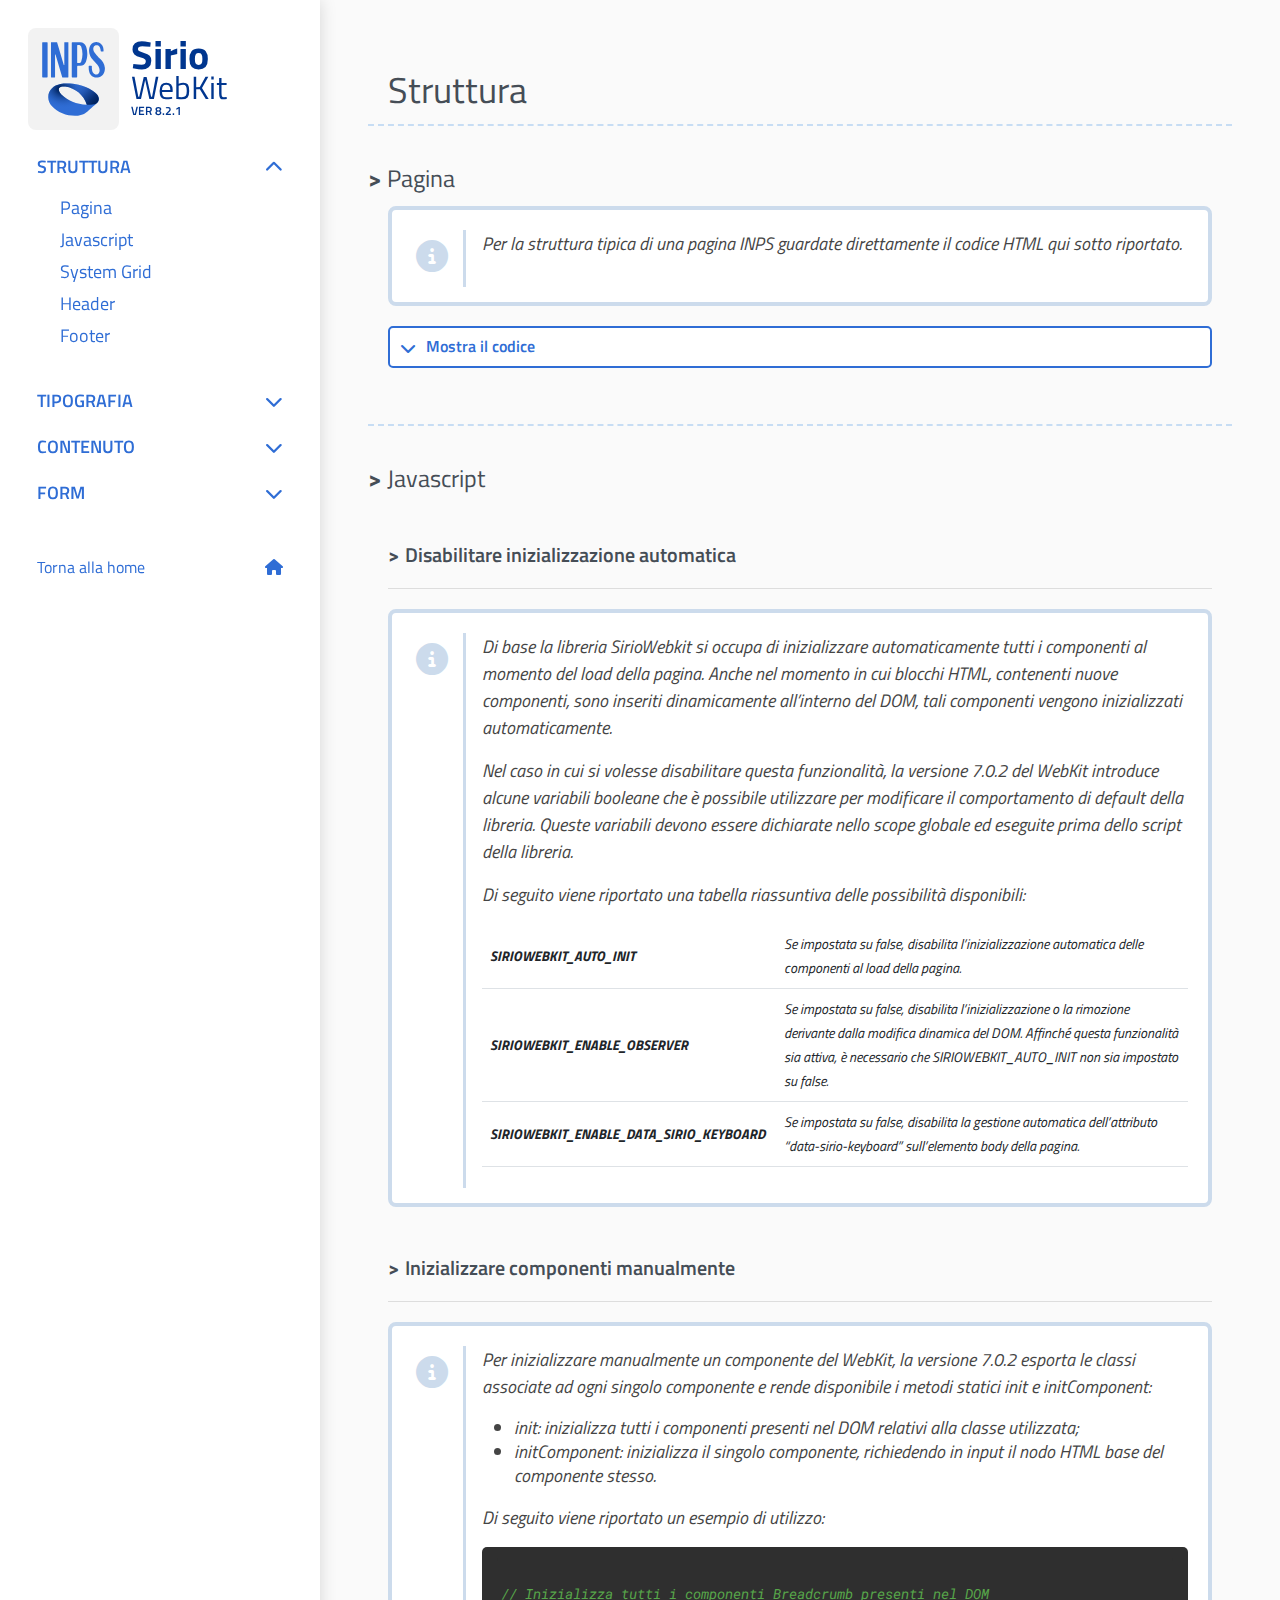
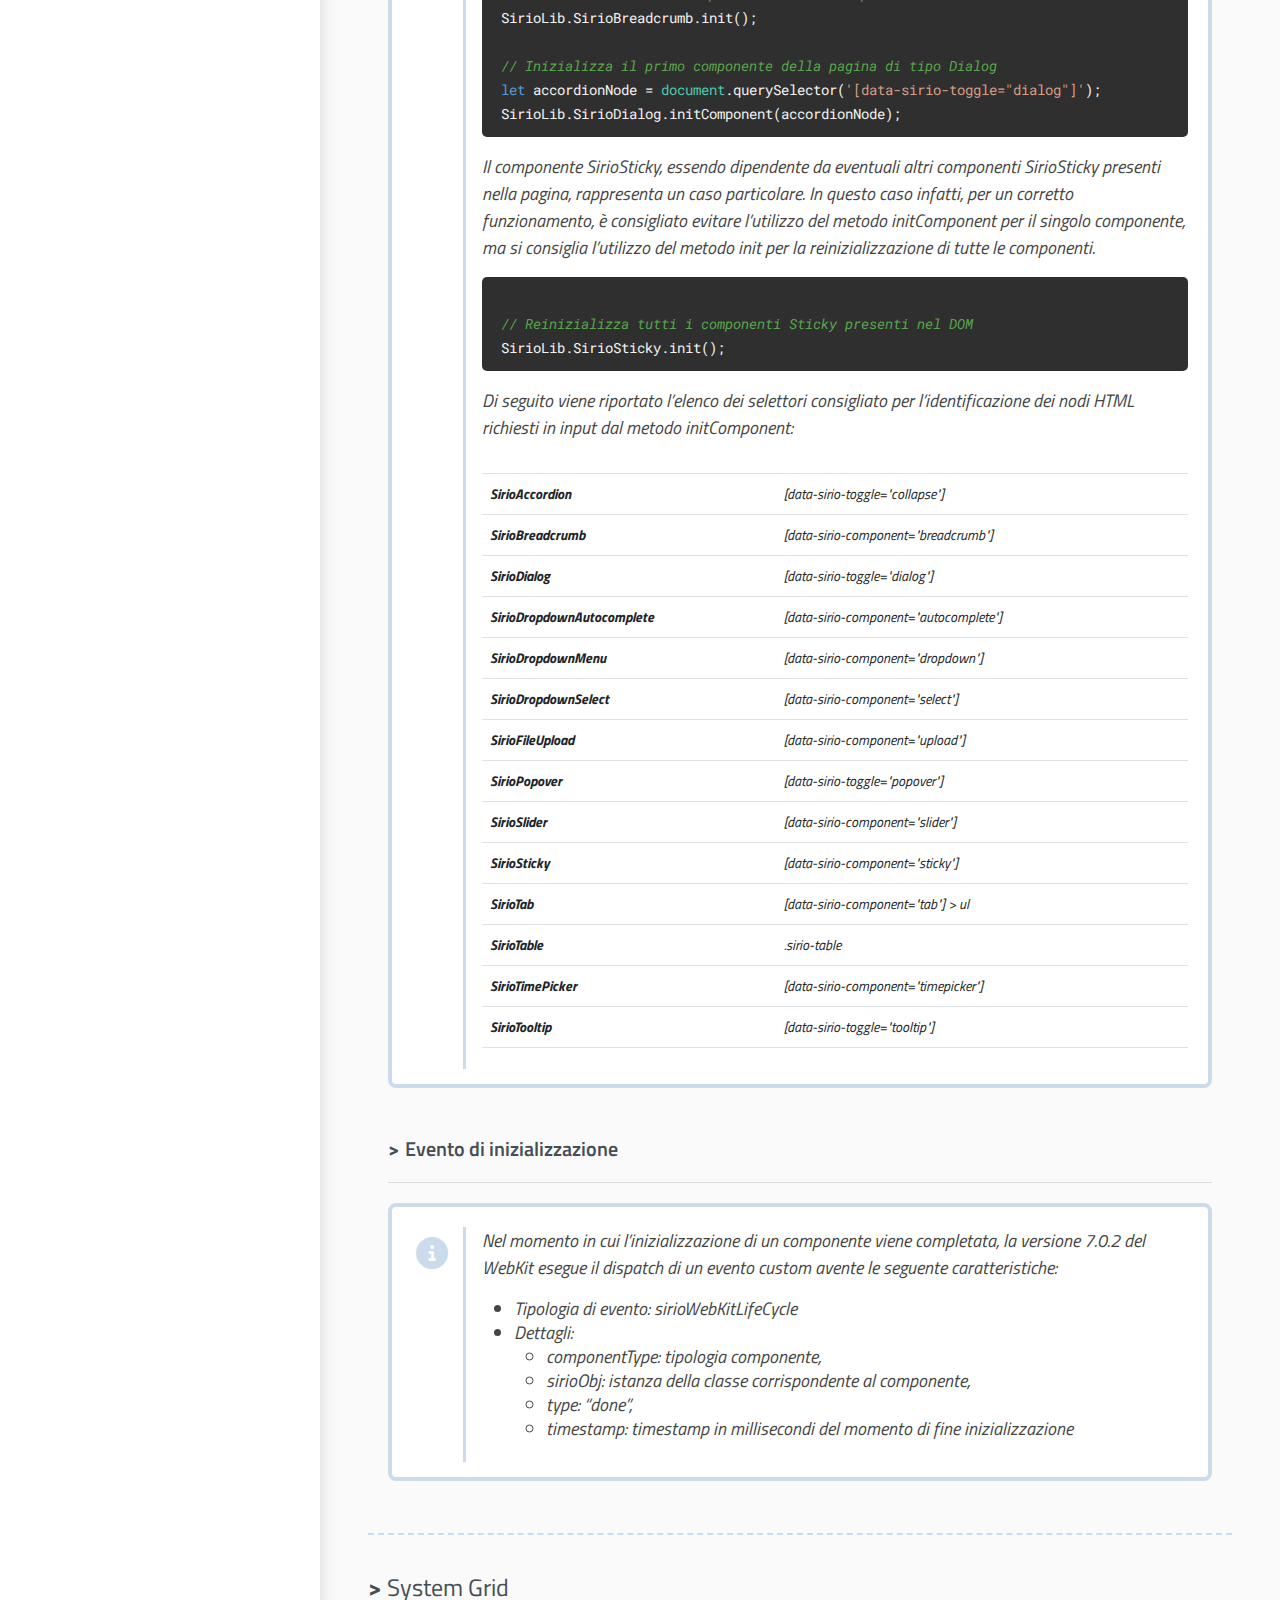
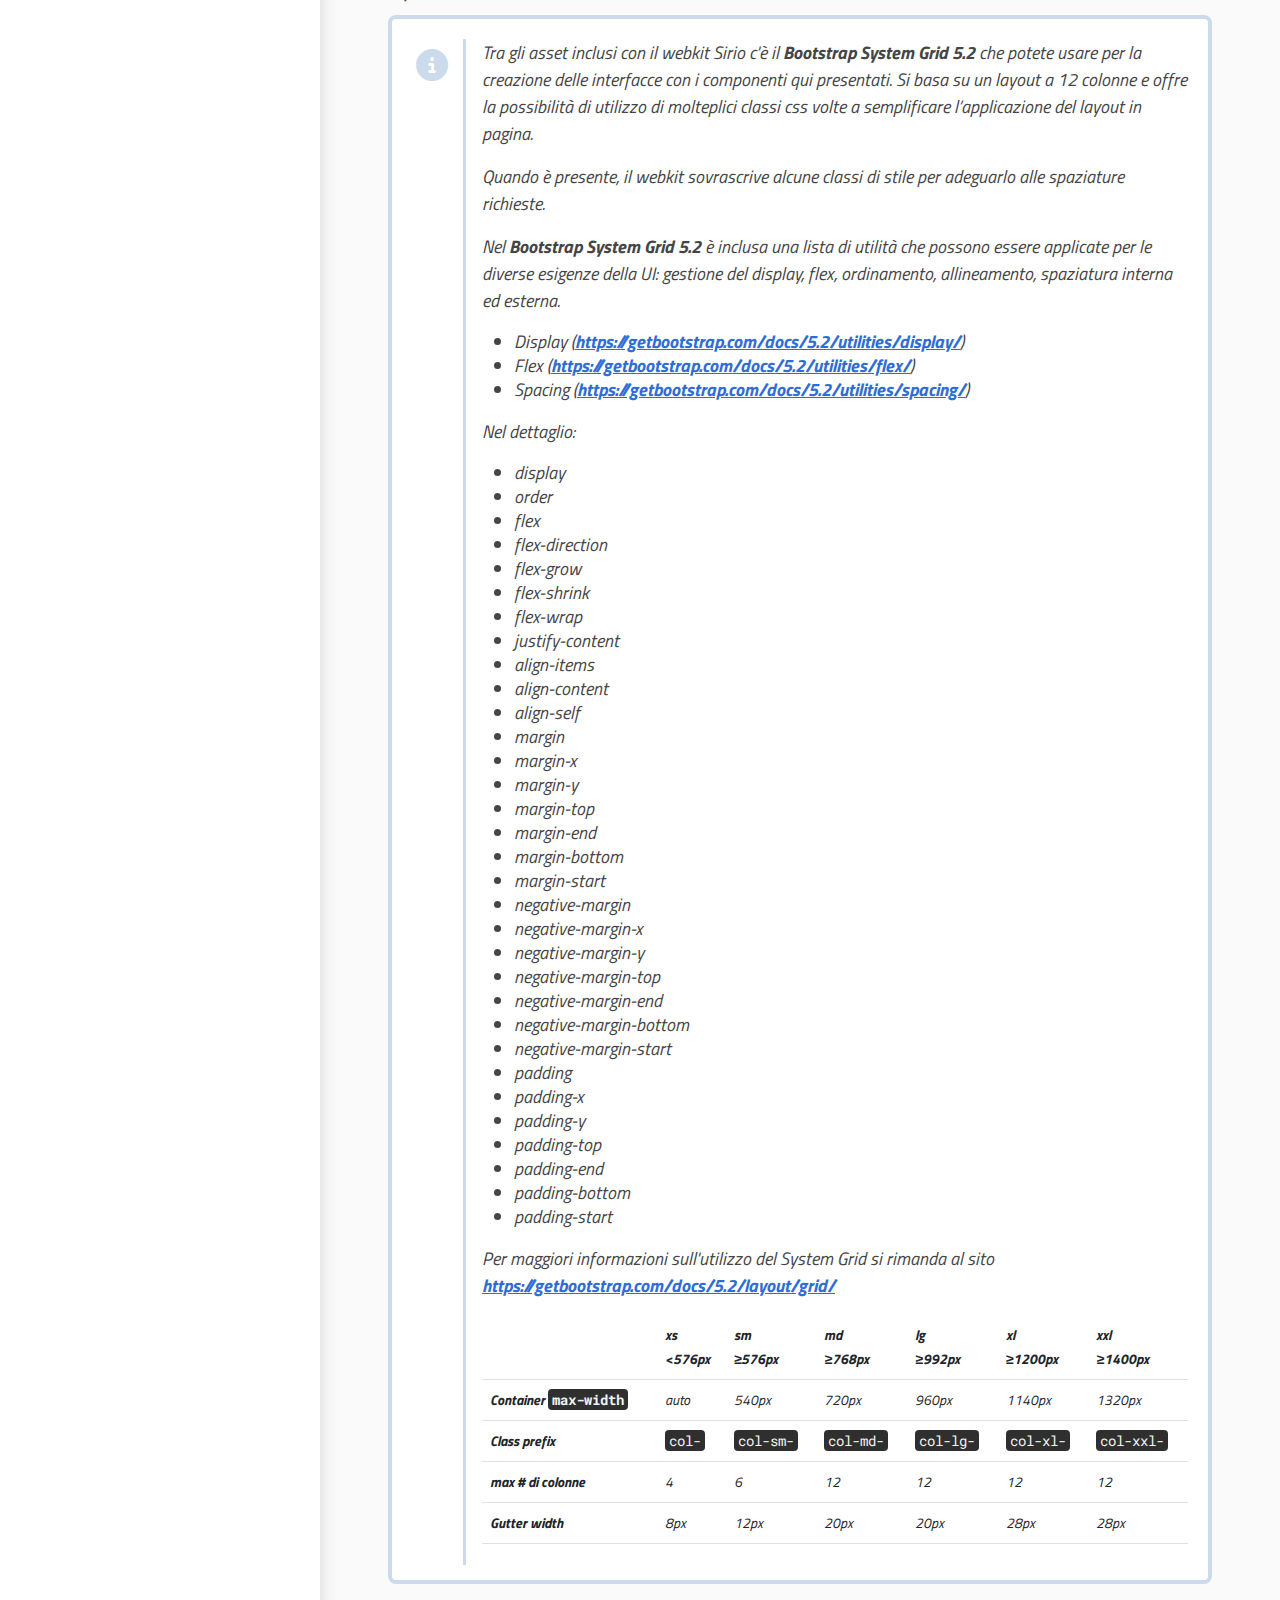
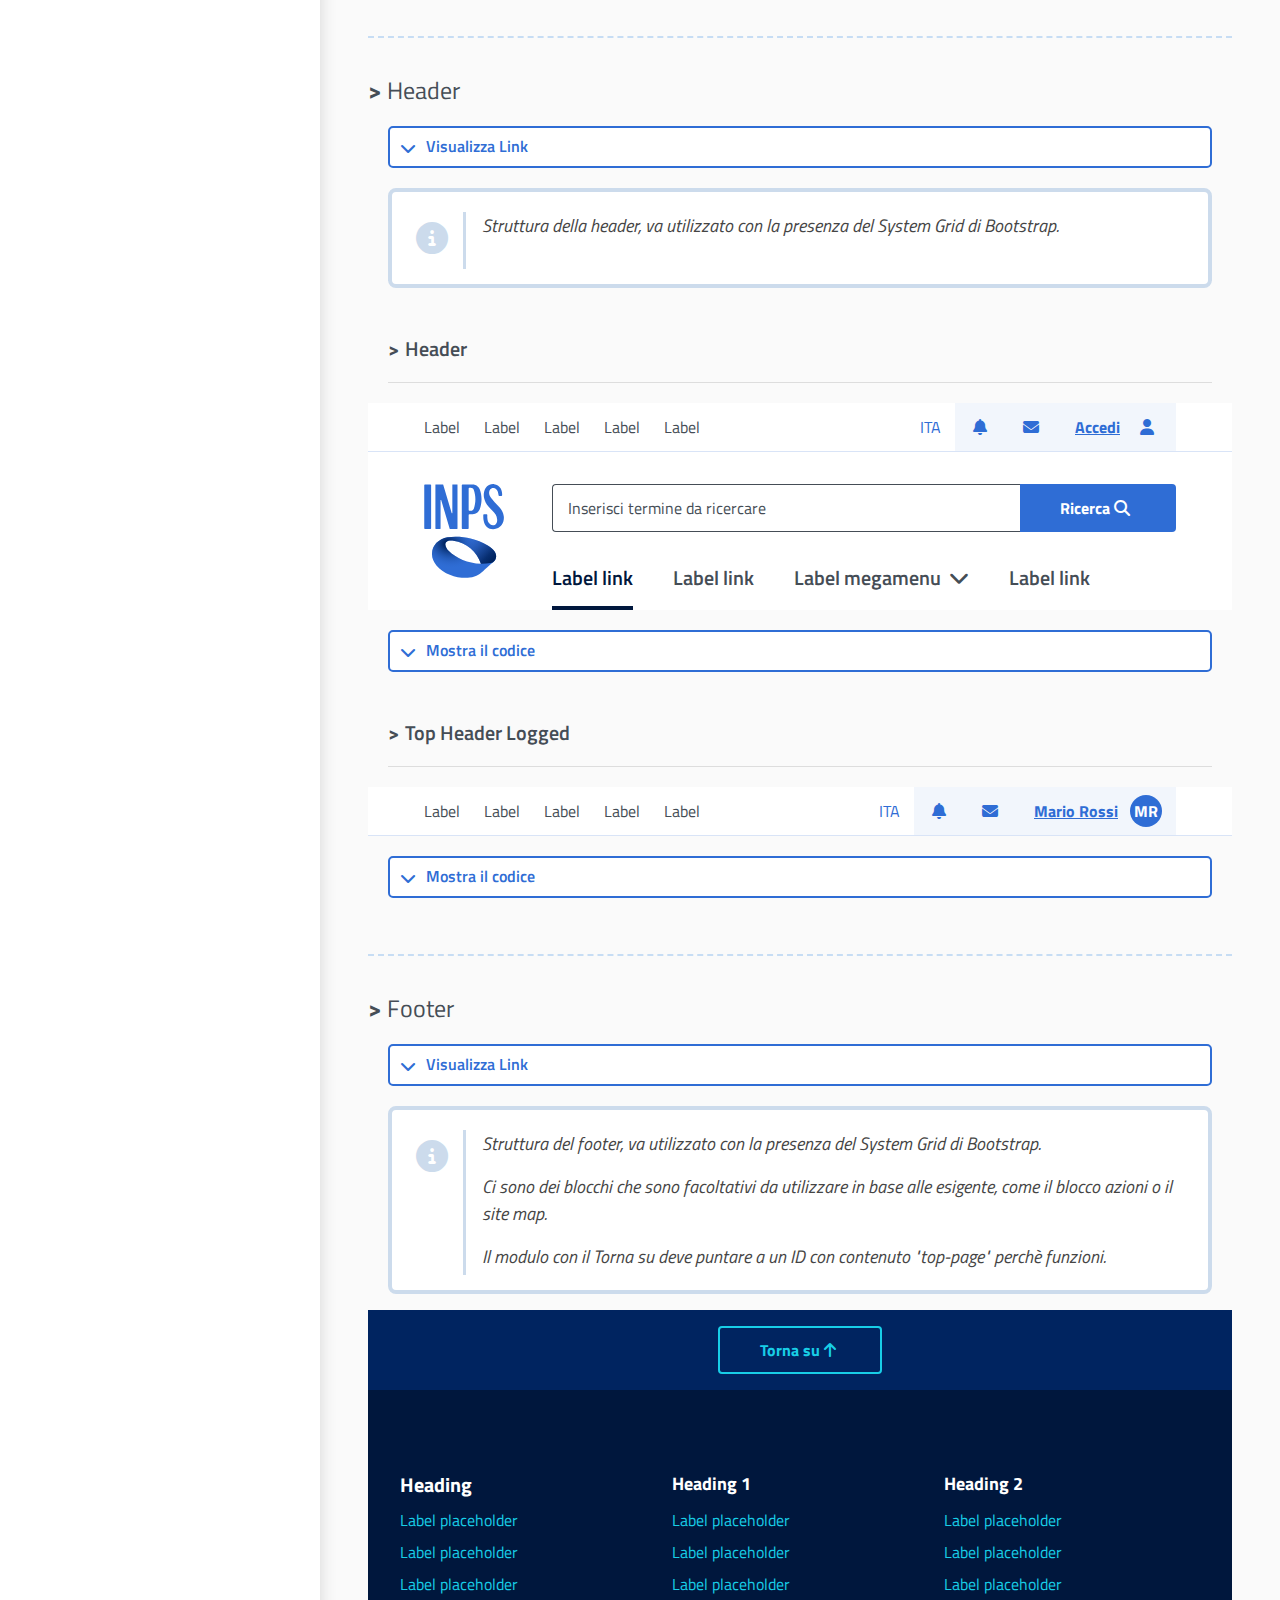
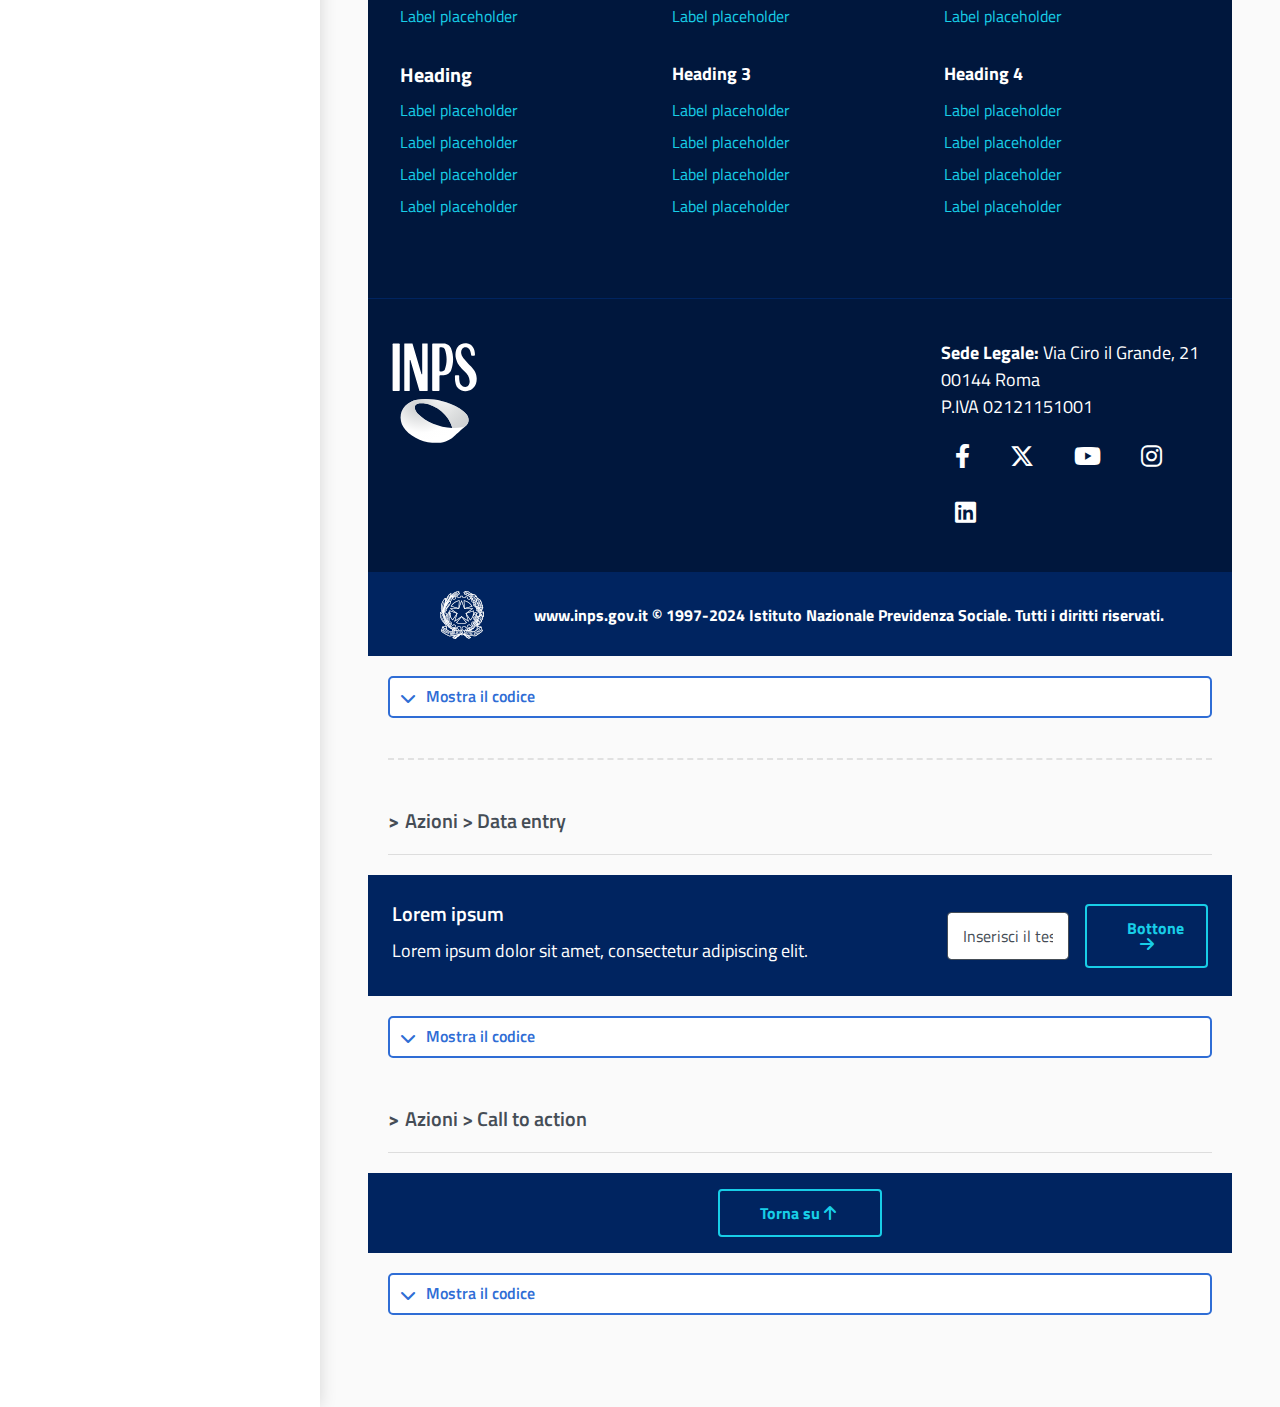
<file: guide/components-structure.html>
<!DOCTYPE html>
<html lang="it">
<!-- ReSharper disable Html.Obsolete -->
<head>

    <meta charset="utf-8">
    <meta http-equiv="X-UA-Compatible" content="IE=Edge">
    <meta name="viewport" content="width=device-width, initial-scale=1, shrink-to-fit=no">

    <!-- Favicon -->
    <link rel="apple-touch-icon" sizes="57x57" href="../assets/img/favicon/apple-icon-57x57.png">
    <link rel="apple-touch-icon" sizes="60x60" href="../assets/img/favicon/apple-icon-60x60.png">
    <link rel="apple-touch-icon" sizes="72x72" href="../assets/img/favicon/apple-icon-72x72.png">
    <link rel="apple-touch-icon" sizes="76x76" href="../assets/img/favicon/apple-icon-76x76.png">
    <link rel="apple-touch-icon" sizes="114x114" href="../assets/img/favicon/apple-icon-114x114.png">
    <link rel="apple-touch-icon" sizes="120x120" href="../assets/img/favicon/apple-icon-120x120.png">
    <link rel="apple-touch-icon" sizes="144x144" href="../assets/img/favicon/apple-icon-144x144.png">
    <link rel="apple-touch-icon" sizes="152x152" href="../assets/img/favicon/apple-icon-152x152.png">
    <link rel="apple-touch-icon" sizes="180x180" href="../assets/img/favicon/apple-icon-180x180.png">
    <link rel="icon" type="image/png" sizes="192x192" href="../assets/img/favicon/android-icon-192x192.png">
    <link rel="icon" type="image/png" sizes="32x32" href="../assets/img/favicon/favicon-32x32.png">
    <link rel="icon" type="image/png" sizes="96x96" href="../assets/img/favicon/favicon-96x96.png">
    <link rel="icon" type="image/png" sizes="16x16" href="../assets/img/favicon/favicon-16x16.png">
    <link rel="manifest" href="../assets/img/favicon/manifest.json" crossorigin="use-credentials">
    <meta name="msapplication-TileColor" content="#ffffff">
    <meta name="msapplication-TileImage" content="../assets/img/favicon/ms-icon-144x144.png">
    <meta name="theme-color" content="#ffffff">

    <!-- CSS Fonts -->
    <link rel="stylesheet" href="../assets/css/font-awesome.min.css">
    <link rel="stylesheet" href="../assets/css/font-titillium-web.css">
    <link rel="stylesheet" href="../assets/css/font-roboto-mono.css">
    <link rel="stylesheet" href="../assets/css/font-lora.css">

    <!-- CSS WebKit -->
    <link rel="stylesheet" href="../assets/css/bootstrap-grid.min.css">
    <link rel="stylesheet" href="../assets/css/datepicker.min.css">
    <link rel="stylesheet" href="../assets/css/splide.min.css">
    <link rel="stylesheet" href="../assets/css/webkit.min.css">
    <link rel="stylesheet" href="../assets/css/custom.css">
    <link rel="stylesheet" href="../assets/css/guide.css">
    <link rel="stylesheet" href="../guide/css/guidewk.css">
    <title>Struttura - Sirio Webkit</title>

</head>
<body>
    <div class="guide-wrapper">
        <div class="guide-container">
            <div class="guide-flex">
                <aside class="guide-aside">
                    <div class="guide-sticky">
                        <header class="guide-header">
                            <h1><a href="index.html"><img class="guide-logo" alt="" src="../assets/img/logo-inps.svg"></a> <span><strong>Sirio</strong> WebKit <small></small></span></h1>
                            <button class="guide-btn guide-btn-icon guide-btn-menu" onclick="$('.guide-nav').addClass('open');"><span class="fas fa-bars"></span></button>
                        </header>
                        <nav aria-label="Menu dei componenti" class="guide-nav">
                            <div class="guide-row">
                                <div class="guide-col">
                                    <h2 class="guide-title">Menu Sirio Webkit</h2>
                                </div>
                                <div class="guide-col-auto">
                                    <button class="guide-btn guide-btn-icon" onclick="$('.guide-nav').removeClass('open');"><span class="fas fa-times"></span></button>
                                </div>
                            </div>
                            <ul id="guide-nav">
                                <li>
                                    <a href="#nav-structure">
                                        Struttura
                                    </a>
                                    <ul id="nav-structure">
                                        <li><a href="./components-structure.html#page">Pagina</a></li>
                                        <li><a href="./components-structure.html#javascript">Javascript</a></li>
                                        <li><a href="./components-structure.html#grid">System Grid</a></li>
                                        <li><a href="./components-structure.html#headercmp">Header</a></li>
                                        <li><a href="./components-structure.html#footercmp">Footer</a></li>
                                    </ul>
                                </li>
                                <li>
                                    <a href="#nav-typography">
                                        Tipografia
                                    </a>
                                    <ul id="nav-typography">
                                        <li><a href="./components-typography.html#font">Font</a></li>
                                        <li><a href="./components-typography.html#heading">Heading</a></li>
                                        <li><a href="./components-typography.html#colors">Colori</a></li>
                                        <li><a href="./components-typography.html#icons">Icone</a></li>
                                    </ul>
                                </li>
                                <li>
                                    <a href="#nav-contents">
                                        Contenuto
                                    </a>
                                    <ul id="nav-contents">
                                        <li><a href="./components-contents.html#breadcrumb">Breadcrumb</a></li>
                                        <li><a href="./components-contents.html#dropdown">Dropdown</a></li>
                                        <li><a href="./components-contents.html#card">Card</a></li>
                                        <li><a href="./components-contents.html#tag">Tag</a></li>
                                        <li><a href="./components-contents.html#tab">Tab</a></li>
                                        <li><a href="./components-contents.html#collapse">Collapse</a></li>
                                        <li><a href="./components-contents.html#accordion">Accordion</a></li>
                                        <li><a href="./components-contents.html#sidenav">Menu Spalla</a></li>
                                        <li><a href="./components-contents.html#title-bar">Title Bar</a></li>
                                        <li><a href="./components-contents.html#tabelle">Tabelle</a></li>
                                        <li><a href="./components-contents.html#paginazione">Paginazione</a></li>
                                        <li><a href="./components-contents.html#tooltip">Tooltip</a></li>
                                        <li><a href="./components-contents.html#dialog">Dialog</a></li>
                                        <li><a href="./components-contents.html#notifiche">Notifiche</a></li>
                                        <li><a href="./components-contents.html#avvisi">Avvisi</a></li>
                                        <li><a href="./components-contents.html#stepper">Step Progress Bar</a></li>
                                        <li><a href="./components-contents.html#hero">Hero</a></li>
                                        <li><a href="./components-contents.html#carousel">Carousel</a></li>
                                    </ul>
                                </li>
                                <li>
                                    <a href="#nav-form">
                                        Form
                                    </a>
                                    <ul id="nav-form">
                                        <li><a href="./components-form.html#bottoni">Bottoni</a></li>
                                        <li><a href="./components-form.html#input">Input</a></li>
                                        <li><a href="./components-form.html#input-group">Input Group</a></li>
                                        <li><a href="./components-form.html#selectDropdown">Dropdown Select</a></li>
                                        <li><a href="./components-form.html#autocomplete">Autocomplete</a></li>
                                        <li><a href="./components-form.html#searchbar">Searchbar</a></li>
                                        <li><a href="./components-form.html#selezione">Selezione</a></li>
                                        <li><a href="./components-form.html#fileupload">File Upload</a></li>
                                        <li><a href="./components-form.html#slider">Slider</a></li>
                                        <li><a href="./components-form.html#datepicker">Date & Time Picker</a></li>
                                        <li><a href="./components-form.html#chip">Chip</a></li>
                                        <li><a href="./components-form.html#progress">Progress Bar</a></li>
                                        <li><a href="./components-form.html#validation">Validazione</a></li>
                                        <li><a href="./components-form.html#filter">Filtri</a></li>
                                    </ul>
                                </li>
                            </ul>
                            <ul id="guide-home-link" style="padding-top:0px;padding-bottom:0px">
                                <li><a href="index.html">Torna alla home</a></li>
                            </ul>
                        </nav>
                    </div>
                </aside>
                <main class="guide-main">
                    <h2 class="guide-title">Struttura</h2>

                    <section class="guide-section">
                        <h3 class="guide-title" id="page">Pagina</h3>

                        <div class="blockquote">
                            <p>Per la struttura tipica di una pagina INPS guardate direttamente il codice HTML qui sotto riportato.</p>
                        </div>

                        <div class="code" aria-hidden="true" id="code-page">
                            <p class="guide-code-title">Struttura pagina HTML:</p>
<pre><code>
&lt;!DOCTYPE html&gt;
&lt;html lang=&quot;it&quot;&gt;
&lt;head&gt;

    &lt;meta charset=&quot;utf-8&quot;&gt;
    &lt;meta http-equiv=&quot;X-UA-Compatible&quot; content=&quot;IE=Edge&quot;&gt;
    &lt;meta name=&quot;viewport&quot; content=&quot;width=device-width, initial-scale=1, shrink-to-fit=no&quot;&gt;

    &lt;meta name=&quot;description&quot; content=&quot;Sito ufficiale di INPS (Istituto Nazionale Previdenza Sociale)&quot;&gt;
    &lt;title&gt;Nome pagina - INPS&lt;/title&gt;

    &lt;!-- CSS Plugin --&gt;
    &lt;link rel=&quot;stylesheet&quot; href=&quot;assets/css/bootstrap-grid.min.css&quot;&gt;
    &lt;link rel=&quot;stylesheet&quot; href=&quot;assets/css/datepicker.min.css&quot;&gt;
    &lt;link rel=&quot;stylesheet&quot; href=&quot;assets/css/splide.min.css&quot;&gt;

    &lt;!-- CSS Fonts --&gt;
    &lt;link rel=&quot;stylesheet&quot; href=&quot;assets/css/font-awesome.min.css&quot;&gt;
    &lt;link rel=&quot;stylesheet&quot; href=&quot;assets/css/font-titillium-web.css&quot;&gt;
    &lt;link rel=&quot;stylesheet&quot; href=&quot;assets/css/font-lora.css&quot;&gt;
    &lt;link rel=&quot;stylesheet&quot; href=&quot;assets/css/font-roboto-mono.css&quot;&gt;

    &lt;!-- CSS UIKit --&gt;
    &lt;link rel=&quot;stylesheet&quot; href=&quot;assets/css/webkit.min.css&quot;&gt;

    &lt;!-- Favicon --&gt;
    &lt;link rel=&quot;apple-touch-icon&quot; sizes=&quot;57x57&quot; href=&quot;assets/img/favicon/apple-icon-57x57.png&quot;&gt;
    &lt;link rel=&quot;apple-touch-icon&quot; sizes=&quot;60x60&quot; href=&quot;assets/img/favicon/apple-icon-60x60.png&quot;&gt;
    &lt;link rel=&quot;apple-touch-icon&quot; sizes=&quot;72x72&quot; href=&quot;assets/img/favicon/apple-icon-72x72.png&quot;&gt;
    &lt;link rel=&quot;apple-touch-icon&quot; sizes=&quot;76x76&quot; href=&quot;assets/img/favicon/apple-icon-76x76.png&quot;&gt;
    &lt;link rel=&quot;apple-touch-icon&quot; sizes=&quot;114x114&quot; href=&quot;assets/img/favicon/apple-icon-114x114.png&quot;&gt;
    &lt;link rel=&quot;apple-touch-icon&quot; sizes=&quot;120x120&quot; href=&quot;assets/img/favicon/apple-icon-120x120.png&quot;&gt;
    &lt;link rel=&quot;apple-touch-icon&quot; sizes=&quot;144x144&quot; href=&quot;assets/img/favicon/apple-icon-144x144.png&quot;&gt;
    &lt;link rel=&quot;apple-touch-icon&quot; sizes=&quot;152x152&quot; href=&quot;assets/img/favicon/apple-icon-152x152.png&quot;&gt;
    &lt;link rel=&quot;apple-touch-icon&quot; sizes=&quot;180x180&quot; href=&quot;assets/img/favicon/apple-icon-180x180.png&quot;&gt;
    &lt;link rel=&quot;icon&quot; type=&quot;image/png&quot; sizes=&quot;192x192&quot;  href=&quot;assets/img/favicon/android-icon-192x192.png&quot;&gt;
    &lt;link rel=&quot;icon&quot; type=&quot;image/png&quot; sizes=&quot;32x32&quot; href=&quot;assets/img/favicon/favicon-32x32.png&quot;&gt;
    &lt;link rel=&quot;icon&quot; type=&quot;image/png&quot; sizes=&quot;96x96&quot; href=&quot;assets/img/favicon/favicon-96x96.png&quot;&gt;
    &lt;link rel=&quot;icon&quot; type=&quot;image/png&quot; sizes=&quot;16x16&quot; href=&quot;assets/img/favicon/favicon-16x16.png&quot;&gt;
    &lt;link rel=&quot;manifest&quot; href=&quot;assets/img/favicon/manifest.json&quot;&gt;
    &lt;meta name=&quot;msapplication-TileColor&quot; content=&quot;#ffffff&quot;&gt;
    &lt;meta name=&quot;msapplication-TileImage&quot; content=&quot;assets/img/favicon/ms-icon-144x144.png&quot;&gt;
    &lt;meta name=&quot;theme-color&quot; content=&quot;#ffffff&quot;&gt;

&lt;/head&gt;
&lt;body&gt;

    &lt;!-- Cookiebar --&gt;

    &lt;!-- Skip link --&gt;
    &lt;div class=&quot;skiplink&quot;&gt;
        &lt;a href=&quot;#nav&quot; class=&quot;sr-only sr-only-focusable m-2&quot;&gt;Vai al menu di navigazione principale&lt;/a&gt;
        &lt;a href=&quot;#main&quot; class=&quot;sr-only sr-only-focusable m-2&quot;&gt;Vai al contenuto principale&lt;/a&gt;
        &lt;a href=&quot;#footer&quot; class=&quot;sr-only sr-only-focusable m-2&quot;&gt;Vai al footer&lt;/a&gt;
    &lt;/div&gt;

    &lt;!-- Header--&gt;
    &lt;header id=&quot;header&quot;&gt;...&lt;/header&gt;

    &lt;!-- Main --&gt;
    &lt;main id=&quot;main&quot;&gt;
        ...
    &lt;/main&gt;

    &lt;!-- Footer --&gt;
    &lt;footer id=&quot;footer&quot;&gt;...&lt;/footer&gt;

    &lt;!-- JS WebKit --&gt;
    &lt;script src=&quot;assets/js/sirio-datepicker-full.js&quot;&gt;&lt;/script&gt;
    &lt;script src=&quot;assets/js/splide.min.js&quot;&gt;&lt;/script&gt;
    &lt;script src=&quot;assets/js/sirio-webkit-min.js&quot;&gt;&lt;/script&gt;
    
&lt;/body&gt;
&lt;/html&gt;
</code></pre>
                        </div>
                    </section>
                    <section class="guide-section">
                        <h3 class="guide-title" id="javascript">Javascript</h3>

                        <h4 class="guide-title">Disabilitare inizializzazione automatica</h4>
                        <div class="blockquote">
                            <p>Di base la libreria SirioWebkit si occupa di inizializzare automaticamente tutti i componenti al momento del load della pagina. Anche nel momento in cui blocchi HTML, contenenti nuove componenti, sono inseriti dinamicamente all’interno del DOM, tali componenti vengono inizializzati automaticamente.</p>
                            <p>Nel caso in cui si volesse disabilitare questa funzionalità, la versione 7.0.2 del WebKit introduce alcune variabili booleane che è possibile utilizzare per modificare il comportamento di default della libreria. Queste variabili devono essere dichiarate nello scope globale ed eseguite prima dello script della libreria.</p>
                            <p>Di seguito viene riportato una tabella riassuntiva delle possibilità disponibili:</p>

                            <table class="guide-table">
                                <caption class="sr-only">Inizializzazione WEB KIT</caption>
                                <tr>
                                    <th class="col-5">SIRIOWEBKIT_AUTO_INIT</th>
                                    <td>Se impostata su false, disabilita l’inizializzazione automatica delle componenti al load della pagina.</td>
                                </tr>
                                <tr>
                                    <th>SIRIOWEBKIT_ENABLE_OBSERVER</th>
                                    <td>Se impostata su false, disabilita l’inizializzazione o la rimozione derivante dalla modifica dinamica del DOM. Affinché questa funzionalità sia attiva, è necessario che SIRIOWEBKIT_AUTO_INIT non sia impostato su false.</td>
                                </tr>
                                <tr>
                                    <th>SIRIOWEBKIT_ENABLE_DATA_SIRIO_KEYBOARD</th>
                                    <td>Se impostata su false, disabilita la gestione automatica dell’attributo “data-sirio-keyboard” sull’elemento body della pagina.</td>
                                </tr>
                            </table>
                        </div>

                        <h4 class="guide-title">Inizializzare componenti manualmente</h4>
                        <div class="blockquote">
                            <p>Per inizializzare manualmente un componente del WebKit, la versione 7.0.2 esporta le classi associate ad ogni singolo componente e rende disponibile i metodi statici init e initComponent: </p>
                            <ul>
                                <li>init: inizializza tutti i componenti presenti nel DOM relativi alla classe utilizzata;</li>
                                <li>initComponent: inizializza il singolo componente, richiedendo in input il nodo HTML base del componente stesso.</li>
                            </ul>
                            <p>Di seguito viene riportato un esempio di utilizzo:</p>
<pre><code class="code-black">
// Inizializza tutti i componenti Breadcrumb presenti nel DOM
SirioLib.SirioBreadcrumb.init();

// Inizializza il primo componente della pagina di tipo Dialog
let accordionNode = document.querySelector('[data-sirio-toggle="dialog"]');
SirioLib.SirioDialog.initComponent(accordionNode);
</code></pre>
                            <p>Il componente SirioSticky, essendo dipendente da eventuali altri componenti SirioSticky presenti nella pagina, rappresenta un caso particolare. In questo caso infatti, per un corretto funzionamento, è consigliato evitare l’utilizzo del metodo initComponent per il singolo componente, ma si consiglia l’utilizzo del metodo init per la reinizializzazione di tutte le componenti.</p>
<pre><code class="code-black">
// Reinizializza tutti i componenti Sticky presenti nel DOM
SirioLib.SirioSticky.init();
</code></pre>
                            <p>Di seguito viene riportato l’elenco dei selettori consigliato per l’identificazione dei nodi HTML richiesti in input dal metodo initComponent:</p>

                            <table class="guide-table">
                                <caption class="sr-only">Lista selettori WEB KIT</caption>
                                <tr>
                                    <th class="col-5"></th>
                                    <td></td>
                                </tr>
                                <tr>
                                    <th class="col-5">SirioAccordion</th>
                                    <td>[data-sirio-toggle="collapse"]</td>
                                </tr>
                                <tr>
                                    <th class="col-5">SirioBreadcrumb</th>
                                    <td>[data-sirio-component="breadcrumb"]</td>
                                </tr>
                                <tr>
                                    <th class="col-5">SirioDialog</th>
                                    <td>[data-sirio-toggle="dialog"]</td>
                                </tr>
                                <tr>
                                    <th class="col-5">SirioDropdownAutocomplete</th>
                                    <td>[data-sirio-component="autocomplete"]</td>
                                </tr>
                                <tr>
                                    <th class="col-5">SirioDropdownMenu</th>
                                    <td>[data-sirio-component="dropdown"]</td>
                                </tr>
                                <tr>
                                    <th class="col-5">SirioDropdownSelect</th>
                                    <td>[data-sirio-component="select"]</td>
                                </tr>
                                <tr>
                                    <th class="col-5">SirioFileUpload</th>
                                    <td>[data-sirio-component="upload"]</td>
                                </tr>
                                <tr>
                                    <th class="col-5">SirioPopover</th>
                                    <td>[data-sirio-toggle="popover"]</td>
                                </tr>
                                <tr>
                                    <th class="col-5">SirioSlider</th>
                                    <td>[data-sirio-component="slider"]</td>
                                </tr>
                                <tr>
                                    <th class="col-5">SirioSticky</th>
                                    <td>[data-sirio-component="sticky"]</td>
                                </tr>
                                <tr>
                                    <th class="col-5">SirioTab</th>
                                    <td>[data-sirio-component="tab"] > ul</td>
                                </tr>
                                <tr>
                                    <th class="col-5">SirioTable</th>
                                    <td>.sirio-table</td>
                                </tr>
                                <tr>
                                    <th class="col-5">SirioTimePicker</th>
                                    <td>[data-sirio-component="timepicker"]</td>
                                </tr>
                                <tr>
                                    <th class="col-5">SirioTooltip</th>
                                    <td>[data-sirio-toggle="tooltip"]</td>
                                </tr>
                            </table>
                        </div>

                        <h4 class="guide-title">Evento di inizializzazione</h4>
                        <div class="blockquote">
                            <p>Nel momento in cui l’inizializzazione di un componente viene completata, la versione 7.0.2
                            del WebKit esegue il dispatch di un evento custom avente le seguente caratteristiche:</p>
                            <ul>
                                <li>Tipologia di evento: sirioWebKitLifeCycle</li>
                                <li>Dettagli:
                                    <ul>
                                        <li>componentType: tipologia componente,</li>
                                        <li>sirioObj: istanza della classe corrispondente al componente,</li>
                                        <li>type: “done”,</li>
                                        <li>timestamp: timestamp in millisecondi del momento di fine inizializzazione</li>
                                    </ul>
                                </li>
                            </ul>
                        </div>
                    </section>
                    <section class="guide-section">
                        <h3 class="guide-title" id="grid">System Grid</h3>
                        <div class="blockquote">
                            <p>Tra gli asset inclusi con il webkit Sirio c'è il <strong>Bootstrap System Grid 5.2</strong> che potete usare per la creazione delle interfacce con i componenti qui presentati. Si basa su un layout a 12 colonne e offre la possibilità di utilizzo di molteplici classi css volte a semplificare l’applicazione del layout in pagina.</p>
                            <p>Quando è presente, il webkit sovrascrive alcune classi di stile per adeguarlo alle spaziature richieste.</p>
                            <p>Nel <strong>Bootstrap System Grid 5.2</strong> è inclusa una lista di utilità che possono essere applicate per le diverse esigenze della UI: gestione del display, flex, ordinamento, allineamento, spaziatura interna ed esterna.</p>
                            <ul>
                                <li>Display (<a href="https://getbootstrap.com/docs/5.2/utilities/display/">https://getbootstrap.com/docs/5.2/utilities/display/</a>)</li>
                                <li>Flex (<a href="https://getbootstrap.com/docs/5.2/utilities/flex/">https://getbootstrap.com/docs/5.2/utilities/flex/</a>)</li>
                                <li>Spacing (<a href="https://getbootstrap.com/docs/5.2/utilities/spacing/">https://getbootstrap.com/docs/5.2/utilities/spacing/</a>)</li>
                            </ul>
                            <p>Nel dettaglio:</p>
                            <ul>
                                <li>display</li>
                                <li>order</li>
                                <li>flex</li>
                                <li>flex-direction</li>
                                <li>flex-grow</li>
                                <li>flex-shrink</li>
                                <li>flex-wrap</li>
                                <li>justify-content</li>
                                <li>align-items</li>
                                <li>align-content</li>
                                <li>align-self</li>
                                <li>margin</li>
                                <li>margin-x</li>
                                <li>margin-y</li>
                                <li>margin-top</li>
                                <li>margin-end</li>
                                <li>margin-bottom</li>
                                <li>margin-start</li>
                                <li>negative-margin</li>
                                <li>negative-margin-x</li>
                                <li>negative-margin-y</li>
                                <li>negative-margin-top</li>
                                <li>negative-margin-end</li>
                                <li>negative-margin-bottom</li>
                                <li>negative-margin-start</li>
                                <li>padding</li>
                                <li>padding-x</li>
                                <li>padding-y</li>
                                <li>padding-top</li>
                                <li>padding-end</li>
                                <li>padding-bottom</li>
                                <li>padding-start</li>
                            </ul>
                            <p>Per maggiori informazioni sull'utilizzo del System Grid si rimanda al sito <a href="https://getbootstrap.com/docs/5.2/layout/grid/">https://getbootstrap.com/docs/5.2/layout/grid/</a></p>

                            <table class="guide-table">
                                <caption class="sr-only">Lista tipologia spacing</caption>
                                <thead>
                                    <tr>
                                        <th scope="col"></th>
                                        <th scope="col">
                                            xs<br>
                                            <span class="fw-normal">&lt;576px</span>
                                        </th>
                                        <th scope="col">
                                            sm<br>
                                            <span class="fw-normal">≥576px</span>
                                        </th>
                                        <th scope="col">
                                            md<br>
                                            <span class="fw-normal">≥768px</span>
                                        </th>
                                        <th scope="col">
                                            lg<br>
                                            <span class="fw-normal">≥992px</span>
                                        </th>
                                        <th scope="col">
                                            xl<br>
                                            <span class="fw-normal">≥1200px</span>
                                        </th>
                                        <th scope="col">
                                            xxl<br>
                                            <span class="fw-normal">≥1400px</span>
                                        </th>
                                    </tr>
                                </thead>
                                <tbody>
                                    <tr>
                                        <th class="text-nowrap" scope="row">Container <code class="fw-normal">max-width</code></th>
                                        <td>auto</td>
                                        <td>540px</td>
                                        <td>720px</td>
                                        <td>960px</td>
                                        <td>1140px</td>
                                        <td>1320px</td>
                                    </tr>
                                    <tr>
                                        <th class="text-nowrap" scope="row">Class prefix</th>
                                        <td><code>col-</code></td>
                                        <td><code>col-sm-</code></td>
                                        <td><code>col-md-</code></td>
                                        <td><code>col-lg-</code></td>
                                        <td><code>col-xl-</code></td>
                                        <td><code>col-xxl-</code></td>
                                    </tr>
                                    <tr>
                                        <th class="text-nowrap" scope="row">max # di colonne</th>
                                        <td>4</td>
                                        <td>6</td>
                                        <td>12</td>
                                        <td>12</td>
                                        <td>12</td>
                                        <td>12</td>
                                    </tr>
                                    <tr>
                                        <th class="text-nowrap" scope="row">Gutter width</th>
                                        <td>8px</td>
                                        <td>12px</td>
                                        <td>20px</td>
                                        <td>20px</td>
                                        <td>28px</td>
                                        <td>28px</td>
                                    </tr>
                                </tbody>
                            </table>
                        </div>
                    </section>

                    <section class="guide-section">
                        <h3 class="guide-title" id="headercmp">Header</h3>
                        <div class="link" aria-hidden="true" id="link-header-sirio">
							<ul id="nav-contents-headers-drop">
								<li>
									<a href="../guidewc/components-structure.html#headercmp">Web Components</a>
								</li>
							</ul>
						</div>
                        <div class="blockquote">
                            <p>Struttura della header, va utilizzato con la presenza del System Grid di Bootstrap.</p>
                        </div>

                        <h4 class="guide-title">Header</h4>

                        <header class="sirio-header">
                            <!-- Topbar -->
                            <div class="sirio-header-top">
                                <div class="container-fluid">
                                    <div class="row g-0 align-items-center">

                                        <!-- Navigazione secondaria -->
                                        <div class="col-auto d-none d-lg-block">
                                            <nav aria-label="Navigazione sito principale">
                                                <ul class="sirio-nav sirio-nav-top">
                                                    <li class="sirio-nav-item"><a href="#" class="sirio-nav-link">Label</a></li>
                                                    <li class="sirio-nav-item"><a href="#" class="sirio-nav-link">Label</a></li>
                                                    <li class="sirio-nav-item"><a href="#" class="sirio-nav-link">Label</a></li>
                                                    <li class="sirio-nav-item"><a href="#" class="sirio-nav-link">Label</a></li>
                                                    <li class="sirio-nav-item"><a href="#" class="sirio-nav-link">Label</a></li>
                                                </ul>
                                            </nav>
                                        </div>

                                        <!-- Lingue -->
                                        <div class="col-auto ml-auto d-none d-lg-block">
                                            <div class="sirio-dropdown" data-sirio-component="dropdown">
                                                <button class="sirio-btn sirio-btn-icon sirio-btn-lang" type="button" id="dropdown-language2" data-sirio-toggle="dropdown"
                                                    aria-expanded="false">
                                                    ITA<span class="sr-only"> Lingua italiana</span>
                                                </button>
                                                <ul class="sirio-dropdown-menu" aria-label="Selezione lingue - Lingua selezionata: italiano"  aria-labelledby="dropdown-language2" data-sirio-visible="false">
                                                    <li><a class="sirio-dropdown-item active" href="#">ITA<span class="sr-only"> Lingua italiana attiva</span></a></li>
                                                    <li><a class="sirio-dropdown-item" href="#" lang="de">DEU<span class="sr-only"> Deutsche sprache</span></a></li>
                                                    <li><a class="sirio-dropdown-item" href="#" lang="en">ENG<span class="sr-only"> English language</span></a></li>
                                                </ul>
                                            </div>
                                        </div>
                                        
                                        <!-- Navigazione sito mobile -->
                                        <div class="col-auto d-lg-none">
                                            <button type="button" class="sirio-btn sirio-btn-light sirio-btn-icon" aria-label="Apri menu di navigazione del sito" data-sirio-toggle="dialog" data-sirio-target="#dialog-nav-mobile">
                                                <span class="fas fa-bars ml-2" aria-hidden="true"></span>
                                            </button>
                                            <div class="sirio-dialog sirio-dialog-full sirio-dialog-nav-mobile" id="dialog-nav-mobile" tabindex="-1" aria-labelledby="heading-dialog-nav-mobile"
                                                data-sirio-component="dialog" data-sirio-visible="false">
                                                <div class="sirio-dialog-wrapper">
                                                    <div class="sirio-dialog-content">
                                                        <div class="sirio-dialog-header">
                                                            <h2 class="sr-only" id="heading-dialog-nav-mobile">Menu di navigazione del sito</h2>
                                                            <button type="button" class="sirio-btn sirio-btn-light sirio-btn-close" data-sirio-dismiss="dialog" aria-label="Chiudi Menu di navigazione del sito">
                                                                <span class="fas fa-times" aria-hidden="true"></span>
                                                            </button>
                                                            <a href="#" title="torna alla homepage INPS" class="sirio-btn sirio-btn-home">
                                                                <img class="logo-mobile" alt="logo inps" src="../assets/img/logo-inps-mobile.svg">
                                                            </a>
                                                        </div>
                                                        <div class="sirio-dialog-body">

                                                            <div class="sirio-bg-white">
                                                                <nav aria-label="Navigazione sito principale">
                                                                    <ul class="sirio-nav sirio-nav-mobile">
                                                                        <li class="sirio-nav-item">
                                                                            <button type="button" class="sirio-nav-link sirio-nav-link-chevron sirio-font-weight-600" data-sirio-toggle="dialog" data-sirio-target="#dialog-nav-mobile-link-1" aria-label="Apri menu Label navigabile">
                                                                                Label navigabile
                                                                            </button>
                                                                            <div class="sirio-dialog sirio-dialog-full sirio-dialog-nav-mobile" id="dialog-nav-mobile-link-1" tabindex="-1" aria-labelledby="heading-dialog-nav-mobile-link-1" data-sirio-component="dialog" data-sirio-visible="false">
                                                                                <div class="sirio-dialog-wrapper">
                                                                                    <div class="sirio-dialog-content">
                                                                                        <div class="sirio-dialog-header">
                                                                                            <button type="button" class="sirio-btn sirio-btn-icon sirio-btn-back" data-sirio-dismiss="dialog" aria-label="Torna alla navigazione principale">
                                                                                                <span class="fas fa-angle-left" aria-hidden="true"></span>
                                                                                                <span class="sirio-dialog-heading" role="heading" aria-level="3" id="heading-dialog-nav-mobile-link-1">Label navigabile</span>
                                                                                            </button>
                                                                                        </div>
                                                                                        <div class="sirio-dialog-body">
                                                                                            <nav aria-label="Navigazione sezione Label navigabile">
                                                                                                <ul class="sirio-nav sirio-nav-mobile">
                                                                                                    <li class="sirio-nav-item">
                                                                                                        <a href="#" class="sirio-nav-link">Label</a>
                                                                                                    </li>
                                                                                                    <li class="sirio-nav-item">
                                                                                                        <a href="#" class="sirio-nav-link">Label</a>
                                                                                                    </li>
                                                                                                    <li class="sirio-nav-item">
                                                                                                        <a href="#" class="sirio-nav-link">Label</a>
                                                                                                    </li>
                                                                                                    <li class="sirio-nav-item">
                                                                                                        <a href="#" class="sirio-nav-link">Label</a>
                                                                                                    </li>
                                                                                                </ul>
                                                                                            </nav>

                                                                                            <div class="sirio-div-tools sirio-bg-primary-light-40">
                                                                                                <button class="sirio-btn sirio-btn-block sirio-btn-tools d-flex align-items-center px-3 py-4" type="button" data-sirio-toggle="collapse"
                                                                                                    data-sirio-target="#nav-tools-1" aria-expanded="false" aria-controls="nav-tools-1">
                                                                                                    <span class="fas fa-wrench fa-24 ms-0 me-3" aria-hidden="true"></span>
                                                                                                    <strong>Heading</strong>
                                                                                                    <span class="nav-tools-open">Apri</span>
                                                                                                    <span class="nav-tools-close"><span class="fas fa-times"></span></span>
                                                                                                </button>
                                                                                                <div id="nav-tools-1" role="region" data-sirio-visible="false" aria-label="Heading nav">
                                                                                                    <div class="p-4">
                                                                                                        <p class="sirio-card-text">Lorem ipsum dolor sit amet consectetur. At pretium consectetur suspendisse purus nibh in. Praesent quam urna elementum diam fusce. Mi quis lacinia.</p>
                                                                                                        <ul class="sirio-list mb-4">
                                                                                                            <li><a href="#">Link</a></li>
                                                                                                            <li><a href="#">Link</a></li>
                                                                                                            <li><a href="#">Link</a></li>
                                                                                                            <li><a href="#">Link</a></li>
                                                                                                            <li><a href="#">Link</a></li>
                                                                                                        </ul>
                                                                                                        <a href="#" class="sirio-btn sirio-btn-block sirio-btn-tertiary">Action link</a>
                                                                                                    </div>
                                                                                                </div>
                                                                                            </div>
                                                                                            
                                                                                            <ul class="sirio-nav sirio-nav-mobile mb-5">
                                                                                                <li class="sirio-nav-item">
                                                                                                    <a href="#" class="sirio-nav-link justify-content-start">Action link<span class="fas fa-arrow-right ms-2" aria-hidden="true"></span></a>
                                                                                                </li>
                                                                                            </ul>
                                                                                        </div>
                                                                                    </div>
                                                                                </div>
                                                                            </div>
                                                                        </li>
                                                                        <li class="sirio-nav-item"><a href="#" class="sirio-nav-link sirio-nav-link-chevron sirio-font-weight-600">Label</a></li>
                                                                        <li class="sirio-nav-item"><a href="#" class="sirio-nav-link sirio-nav-link-chevron sirio-font-weight-600">Label</a></li>
                                                                        <li class="sirio-nav-item"><a href="#" class="sirio-nav-link sirio-nav-link-chevron sirio-font-weight-600">Label</a></li>
                                                                    </ul>
                                                                </nav>
                                                            </div>
                                                            
                                                            <nav aria-label="Navigazione sito secondaria">
                                                                <ul class="sirio-nav sirio-nav-mobile">
                                                                    <li class="sirio-nav-item">
                                                                        <button type="button" class="sirio-nav-link sirio-nav-link-chevron sirio-font-weight-600" data-sirio-toggle="dialog" data-sirio-target="#dialog-nav-mobile-link-2" aria-label="Apri menu Label navigabile">
                                                                            Label navigabile
                                                                        </button>
                                                                        <div class="sirio-dialog sirio-dialog-full sirio-dialog-nav-mobile" id="dialog-nav-mobile-link-2" tabindex="-1" aria-labelledby="heading-dialog-nav-mobile-link-2" data-sirio-component="dialog" data-sirio-visible="false">
                                                                            <div class="sirio-dialog-wrapper">
                                                                                <div class="sirio-dialog-content">
                                                                                    <div class="sirio-dialog-header">
                                                                                        <button type="button" class="sirio-btn sirio-btn-icon sirio-btn-back" data-sirio-dismiss="dialog" aria-label="Torna alla navigazione principale">
                                                                                            <span class="fas fa-angle-left" aria-hidden="true"></span>
                                                                                            <span class="sirio-dialog-heading" role="heading" aria-level="3" id="heading-dialog-nav-mobile-link-2">Label navigabile</span>
                                                                                        </button>
                                                                                    </div>
                                                                                    <div class="sirio-dialog-body">
                                                                                        <nav aria-label="Navigazione sezione Label navigabile">
                                                                                            <ul class="sirio-nav sirio-nav-mobile">
                                                                                                <li class="sirio-nav-item">
                                                                                                    <button type="button" class="sirio-nav-link sirio-nav-link-chevron sirio-font-weight-600" data-sirio-toggle="dialog" data-sirio-target="#dialog-nav-mobile-link-2-inside" aria-label="Apri menu Label navigabile successiva">
                                                                                                        Label navigabile successiva
                                                                                                    </button>
                                                                                                    <div class="sirio-dialog sirio-dialog-full sirio-dialog-nav-mobile" id="dialog-nav-mobile-link-2-inside" tabindex="-1" aria-labelledby="heading-dialog-nav-mobile-link-2-inside" data-sirio-component="dialog" data-sirio-visible="false">
                                                                                                        <div class="sirio-dialog-wrapper">
                                                                                                            <div class="sirio-dialog-content">
                                                                                                                <div class="sirio-dialog-header">
                                                                                                                    <button type="button" class="sirio-btn sirio-btn-icon sirio-btn-back" data-sirio-dismiss="dialog" aria-label="Torna alla navigazione precedente">
                                                                                                                        <span class="fas fa-angle-left" aria-hidden="true"></span>
                                                                                                                        <span class="sirio-dialog-heading" role="heading" aria-level="4" id="heading-dialog-nav-mobile-link-2-inside">Label navigabile successiva</span>
                                                                                                                    </button>
                                                                                                                </div>
                                                                                                                <div class="sirio-dialog-body">
                                                                                                                    <nav aria-label="Navigazione sezione Label navigabile successiva">
                                                                                                                        <ul class="sirio-nav sirio-nav-mobile">
                                                                                                                            <li class="sirio-nav-item">
                                                                                                                                <a href="#" class="sirio-nav-link">Label</a>
                                                                                                                            </li>
                                                                                                                            <li class="sirio-nav-item">
                                                                                                                                <a href="#" class="sirio-nav-link">Label</a>
                                                                                                                            </li>
                                                                                                                            <li class="sirio-nav-item">
                                                                                                                                <a href="#" class="sirio-nav-link">Label</a>
                                                                                                                            </li>
                                                                                                                            <li class="sirio-nav-item">
                                                                                                                                <a href="#" class="sirio-nav-link">Label</a>
                                                                                                                            </li>
                                                                                                                        </ul>
                                                                                                                    </nav>

                                                                                                                </div>
                                                                                                            </div>
                                                                                                        </div>
                                                                                                    </div>
                                                                                                </li>
                                                                                                <li class="sirio-nav-item">
                                                                                                    <a href="#" class="sirio-nav-link">Label</a>
                                                                                                </li>
                                                                                                <li class="sirio-nav-item">
                                                                                                    <a href="#" class="sirio-nav-link">Label</a>
                                                                                                </li>
                                                                                                <li class="sirio-nav-item">
                                                                                                    <a href="#" class="sirio-nav-link">Label</a>
                                                                                                </li>
                                                                                            </ul>
                                                                                        </nav>

                                                                                    </div>
                                                                                </div>
                                                                            </div>
                                                                        </div>
                                                                    </li>
                                                                    <li class="sirio-nav-item"><a href="#" class="sirio-nav-link sirio-nav-link-chevron">Label</a></li>
                                                                    <li class="sirio-nav-item"><a href="#" class="sirio-nav-link sirio-nav-link-chevron">Label</a></li>
                                                                    <li class="sirio-nav-item"><a href="#" class="sirio-nav-link sirio-nav-link-chevron">Label</a></li>
                                                                    <li class="sirio-nav-item"><a href="#" class="sirio-nav-link sirio-nav-link-chevron">Label</a></li>
                                                                </ul>
                                                            </nav>

                                                            <nav aria-label="Selezione linguaggio del sito">
                                                                <ul class="sirio-nav sirio-nav-lang">
                                                                    <li class="sirio-nav-item"><a class="sirio-nav-link active" href="#">ITA<span class="sr-only"> Lingua italiana attiva</span></a></li>
                                                                    <li class="sirio-nav-item"><a class="sirio-nav-link" href="#" lang="de">DEU<span class="sr-only"> Deutsche sprache</span></a></li>
                                                                    <li class="sirio-nav-item"><a class="sirio-nav-link" href="#" lang="en">ENG<span class="sr-only"> English language</span></a></li>
                                                                </ul>
                                                            </nav>

                                                        </div>
                                                    </div>
                                                </div>
                                            </div>
                                        </div>

                                        <!-- Logo mobile -->
                                        <div class="col-auto d-lg-none me-auto">
                                            <a href="#" title="torna alla homepage INPS">
                                                <img class="logo-mobile" alt="logo inps" src="../assets/img/logo-inps-mobile.svg">
                                            </a>
                                        </div>

                                        <!-- Search Mobile -->
                                        <div class="col-auto d-lg-none">
                                            <button type="button" class="sirio-btn sirio-btn-light sirio-btn-icon" aria-label="Ricerca nel sito">
                                                <span class="fas fa-search ml-2" aria-hidden="true"></span>
                                            </button>
                                        </div>
                                        <div class="col-auto text-right">
                                            <a href="#" class="sirio-btn sirio-btn-light sirio-btn-icon" aria-label="Notifiche" title="Notifiche">
                                                <span class="fas fa-bell" aria-hidden="true"></span>
                                            </a>
                                        </div>
                                        <div class="col-auto text-right">
                                            <a href="#" class="sirio-btn sirio-btn-light sirio-btn-icon" aria-label="Messaggi" title="Messaggi">
                                                <span class="fas fa-envelope" aria-hidden="true"></span>
                                            </a>
                                        </div>
                                        <div class="col-auto text-right">
                                            <a href="#" class="sirio-btn sirio-btn-light" aria-label="Accedi all'area riservata">
                                                <span class="d-none d-lg-inline-block me-3 sirio-text-underline">Accedi</span><span class="fas fa-user" aria-hidden="true"></span>
                                            </a>
                                        </div>
                                    </div>
                                </div>
                            </div>
                            <!-- Navbar -->
                            <div class="sirio-header-mid d-none d-lg-block" id="sirio-header-sticky">
                                <div class="container-fluid">
                                    <div class="row flex-nowrap">

                                        <!-- Logo -->
                                        <div class="col-auto col-xl-2 d-flex">
                                            <a href="#" title="torna alla homepage INPS" class="d-inline-block">
                                                <img class="logo pt-lg-4 mt-lg-2 me-3 me-xl-0" alt="logo inps" src="../assets/img/logo-inps.svg">
                                                <img class="logo-sticky" alt="logo inps" src="../assets/img/logo-inps-sticky.svg">
                                            </a>
                                        </div>
                                        
                                        <div class="col">

                                            <!-- Cerca -->
                                            <div id="header-search">
                                                <div class="sirio-input-group my-4 pt-2">
                                                    <input type="search" class="sirio-form-control" placeholder="Inserisci termine da ricercare"
                                                        aria-label="Ricerca parola">
                                                    <button class="sirio-btn sirio-btn-primary">Ricerca<span class="fas fa-search" aria-hidden="true"></span></button>
                                                </div>
                                            </div>
                                            
                                            <!-- Navigazione sito principale -->
                                            <nav id="nav-main" aria-label="Navigazione sito principale">
                                                <ul class="sirio-nav sirio-nav-main">

                                                    <li class="sirio-nav-item col-auto">
                                                        <a href="#" class="sirio-nav-link active">Label link</a>
                                                    </li>

                                                    <li class="sirio-nav-item col-auto">
                                                        <a href="#" class="sirio-nav-link">Label link</a>
                                                    </li>

                                                    <!-- Megamenu -->
                                                    <li class="sirio-nav-item col-auto">
                                                        <div class="sirio-dropdown" data-sirio-component="dropdown">
                                                            <button class="sirio-nav-link" type="button" id="dropdown-nav-1" data-sirio-toggle="dropdown" aria-expanded="false" aria-label="apri il menu Label megamenu">
                                                                Label megamenu
                                                            </button>
                                                            <div class="sirio-dropdown-menu" aria-labelledby="dropdown-nav-1" data-sirio-visible="true">
                                                                <div class="row g-0 container-fluid pe-0">
                                                                    <div class="col-lg-7 p-4 ps-xl-0 position-relative">
                                                                        <img class="img-sez-bg" aria-hidden="true" alt="" src="../assets/img/img-hero.svg">
                                                                        <div class="row g-4 pt-2">
                                                                            <div class="col-6">
                                                                                <ul class="sirio-list-unstyled">
                                                                                    <li><a href="#">Voce di menu secondaria</a></li>
                                                                                    <li><a href="#">Voce di menu secondaria</a></li>
                                                                                    <li><a href="#">Voce di menu secondaria</a></li>
                                                                                    <li><a href="#">Voce di menu secondaria</a></li>
                                                                                </ul>
                                                                            </div>
                                                                            <div class="col-6">
                                                                                <ul class="sirio-list-unstyled">
                                                                                    <li><a href="#">Voce di menu secondaria</a></li>
                                                                                    <li><a href="#">Voce di menu secondaria</a></li>
                                                                                    <li><a href="#">Voce di menu secondaria</a></li>
                                                                                    <li><a href="#">Voce di menu secondaria</a></li>
                                                                                </ul>
                                                                            </div>
                                                                            <div class="col-6">
                                                                                <ul class="sirio-list-unstyled sirio-list-link border-top pt-2 pb-5">
                                                                                    <li><a href="#">Azione</a>
                                                                                    </li>
                                                                                </ul>
                                                                            </div>
                                                                        </div>
                                                                    </div>
                                                                    <div class="col-lg-5 px-5 py-4 sirio-bg-primary-light-40">
                                                                        <h3 class="h4 mb-4"><span class="fas fa-wrench fa-24 me-2"></span>Heading</h3>
                                                                        <ul class="sirio-list-unstyled">
                                                                            <li><a href="#">Voce di menu</a></li>
                                                                            <li><a href="#">Voce di menu</a></li>
                                                                            <li><a href="#">Voce di menu</a></li>
                                                                            <li><a href="#">Voce di menu</a></li>
                                                                            <li><a href="#">Voce di menu</a></li>
                                                                        </ul>
                                                                    </div>
                                                                </div>
                                                            </div>
                                                        </div>
                                                    </li>

                                                    <li class="sirio-nav-item col-auto">
                                                        <a href="#" class="sirio-nav-link">Label link</a>
                                                    </li>
                                                </ul>
                                            </nav>
                                        </div>
                                        
                                        <!-- Button sticky -->
                                        <div class="col-auto ml-auto justify-content-end align-items-baseline button-sticky">
                                            <button class="sirio-btn sirio-btn-icon" aria-label="Ricerca nel sito" title="Apri cerca">
                                                <span class="fas fa-search"></span><span class="sr-only">Cerca</span>
                                            </button>
                                            <a href="#" class="sirio-btn sirio-btn-sign" aria-label="Accedi all'area riservata">
                                                <span class="d-none d-lg-inline-block me-3 sirio-text-underline">Accedi</span><span class="fas fa-user" aria-hidden="true"></span>
                                            </a>
                                        </div>
                                    </div>
                                </div>
                            </div>
                        </header>

                        <div class="code" aria-hidden="true" id="code-main-header">
                            <p class="guide-code-title">Header:</p>
<pre><code>
&lt;header class=&quot;sirio-header&quot;&gt;
    &lt;!-- Topbar --&gt;
    &lt;div class=&quot;sirio-header-top&quot;&gt;
        &lt;div class=&quot;container-fluid&quot;&gt;
            &lt;div class=&quot;row g-0 align-items-center&quot;&gt;

                &lt;!-- Navigazione secondaria --&gt;
                &lt;div class=&quot;col-auto d-none d-lg-block&quot;&gt;
                    &lt;nav aria-label=&quot;Navigazione sito principale&quot;&gt;
                        &lt;ul class=&quot;sirio-nav sirio-nav-top&quot;&gt;
                            &lt;li class=&quot;sirio-nav-item&quot;&gt;&lt;a href=&quot;#&quot; class=&quot;sirio-nav-link&quot;&gt;Label&lt;/a&gt;&lt;/li&gt;
                            &lt;li class=&quot;sirio-nav-item&quot;&gt;&lt;a href=&quot;#&quot; class=&quot;sirio-nav-link&quot;&gt;Label&lt;/a&gt;&lt;/li&gt;
                            &lt;li class=&quot;sirio-nav-item&quot;&gt;&lt;a href=&quot;#&quot; class=&quot;sirio-nav-link&quot;&gt;Label&lt;/a&gt;&lt;/li&gt;
                            &lt;li class=&quot;sirio-nav-item&quot;&gt;&lt;a href=&quot;#&quot; class=&quot;sirio-nav-link&quot;&gt;Label&lt;/a&gt;&lt;/li&gt;
                            &lt;li class=&quot;sirio-nav-item&quot;&gt;&lt;a href=&quot;#&quot; class=&quot;sirio-nav-link&quot;&gt;Label&lt;/a&gt;&lt;/li&gt;
                        &lt;/ul&gt;
                    &lt;/nav&gt;
                &lt;/div&gt;

                &lt;!-- Lingue --&gt;
                &lt;div class=&quot;col-auto ml-auto d-none d-lg-block&quot;&gt;
                    &lt;div class=&quot;sirio-dropdown&quot; data-sirio-component=&quot;dropdown&quot;&gt;
                        &lt;button class=&quot;sirio-btn sirio-btn-icon sirio-btn-lang&quot; type=&quot;button&quot; id=&quot;dropdown-language2&quot; data-sirio-toggle=&quot;dropdown&quot;
                            aria-expanded=&quot;false&quot;&gt;
                            ITA&lt;span class=&quot;sr-only&quot;&gt; Lingua italiana&lt;/span&gt;
                        &lt;/button&gt;
                        &lt;ul class=&quot;sirio-dropdown-menu&quot; aria-label=&quot;Selezione lingue - Lingua selezionata: italiano&quot;  aria-labelledby=&quot;dropdown-language2&quot; data-sirio-visible=&quot;false&quot;&gt;
                            &lt;li&gt;&lt;a class=&quot;sirio-dropdown-item active&quot; href=&quot;#&quot;&gt;ITA&lt;span class=&quot;sr-only&quot;&gt; Lingua italiana attiva&lt;/span&gt;&lt;/a&gt;&lt;/li&gt;
                            &lt;li&gt;&lt;a class=&quot;sirio-dropdown-item&quot; href=&quot;#&quot; lang=&quot;de&quot;&gt;DEU&lt;span class=&quot;sr-only&quot;&gt; Deutsche sprache&lt;/span&gt;&lt;/a&gt;&lt;/li&gt;
                            &lt;li&gt;&lt;a class=&quot;sirio-dropdown-item&quot; href=&quot;#&quot; lang=&quot;en&quot;&gt;ENG&lt;span class=&quot;sr-only&quot;&gt; English language&lt;/span&gt;&lt;/a&gt;&lt;/li&gt;
                        &lt;/ul&gt;
                    &lt;/div&gt;
                &lt;/div&gt;
                
                &lt;!-- Navigazione sito mobile --&gt;
                &lt;div class=&quot;col-auto d-lg-none&quot;&gt;
                    &lt;button type=&quot;button&quot; class=&quot;sirio-btn sirio-btn-light sirio-btn-icon&quot; aria-label=&quot;Apri menu di navigazione del sito&quot; data-sirio-toggle=&quot;dialog&quot; data-sirio-target=&quot;#dialog-nav-mobile&quot;&gt;
                        &lt;span class=&quot;fas fa-bars ml-2&quot; aria-hidden=&quot;true&quot;&gt;&lt;/span&gt;
                    &lt;/button&gt;
                    &lt;div class=&quot;sirio-dialog sirio-dialog-full sirio-dialog-nav-mobile&quot; id=&quot;dialog-nav-mobile&quot; tabindex=&quot;-1&quot; aria-labelledby=&quot;heading-dialog-nav-mobile&quot;
                        data-sirio-component=&quot;dialog&quot; data-sirio-visible=&quot;false&quot;&gt;
                        &lt;div class=&quot;sirio-dialog-wrapper&quot;&gt;
                            &lt;div class=&quot;sirio-dialog-content&quot;&gt;
                                &lt;div class=&quot;sirio-dialog-header&quot;&gt;
                                    &lt;h2 class=&quot;sr-only&quot; id=&quot;heading-dialog-nav-mobile&quot;&gt;Menu di navigazione del sito&lt;/h2&gt;
                                    &lt;button type=&quot;button&quot; class=&quot;sirio-btn sirio-btn-light sirio-btn-close&quot; data-sirio-dismiss=&quot;dialog&quot; aria-label=&quot;Chiudi Menu di navigazione del sito&quot;&gt;
                                        &lt;span class=&quot;fas fa-times&quot; aria-hidden=&quot;true&quot;&gt;&lt;/span&gt;
                                    &lt;/button&gt;
                                    &lt;a href=&quot;#&quot; title=&quot;torna alla homepage INPS&quot; class=&quot;sirio-btn sirio-btn-home&quot;&gt;
                                        &lt;img class=&quot;logo-mobile&quot; alt=&quot;logo inps&quot; src=&quot;../assets/img/logo-inps-mobile.svg&quot;&gt;
                                    &lt;/a&gt;
                                &lt;/div&gt;
                                &lt;div class=&quot;sirio-dialog-body&quot;&gt;

                                    &lt;div class=&quot;sirio-bg-white&quot;&gt;
                                        &lt;nav aria-label=&quot;Navigazione sito principale&quot;&gt;
                                            &lt;ul class=&quot;sirio-nav sirio-nav-mobile&quot;&gt;
                                                &lt;li class=&quot;sirio-nav-item&quot;&gt;
                                                    &lt;button type=&quot;button&quot; class=&quot;sirio-nav-link sirio-nav-link-chevron sirio-font-weight-600&quot; data-sirio-toggle=&quot;dialog&quot; data-sirio-target=&quot;#dialog-nav-mobile-link-1&quot; aria-label=&quot;Apri menu Label navigabile&quot;&gt;
                                                        Label navigabile
                                                    &lt;/button&gt;
                                                    &lt;div class=&quot;sirio-dialog sirio-dialog-full sirio-dialog-nav-mobile&quot; id=&quot;dialog-nav-mobile-link-1&quot; tabindex=&quot;-1&quot; aria-labelledby=&quot;heading-dialog-nav-mobile-link-1&quot; data-sirio-component=&quot;dialog&quot; data-sirio-visible=&quot;false&quot;&gt;
                                                        &lt;div class=&quot;sirio-dialog-wrapper&quot;&gt;
                                                            &lt;div class=&quot;sirio-dialog-content&quot;&gt;
                                                                &lt;div class=&quot;sirio-dialog-header&quot;&gt;
                                                                    &lt;button type=&quot;button&quot; class=&quot;sirio-btn sirio-btn-icon sirio-btn-back&quot; data-sirio-dismiss=&quot;dialog&quot; aria-label=&quot;Torna alla navigazione principale&quot;&gt;
                                                                        &lt;span class=&quot;fas fa-angle-left&quot; aria-hidden=&quot;true&quot;&gt;&lt;/span&gt;
                                                                        &lt;span class=&quot;sirio-dialog-heading&quot; role=&quot;heading&quot; aria-level=&quot;3&quot; id=&quot;heading-dialog-nav-mobile-link-1&quot;&gt;Label navigabile&lt;/span&gt;
                                                                    &lt;/button&gt;
                                                                &lt;/div&gt;
                                                                &lt;div class=&quot;sirio-dialog-body&quot;&gt;
                                                                    &lt;nav aria-label=&quot;Navigazione sezione Label navigabile&quot;&gt;
                                                                        &lt;ul class=&quot;sirio-nav sirio-nav-mobile&quot;&gt;
                                                                            &lt;li class=&quot;sirio-nav-item&quot;&gt;
                                                                                &lt;a href=&quot;#&quot; class=&quot;sirio-nav-link&quot;&gt;Label&lt;/a&gt;
                                                                            &lt;/li&gt;
                                                                            &lt;li class=&quot;sirio-nav-item&quot;&gt;
                                                                                &lt;a href=&quot;#&quot; class=&quot;sirio-nav-link&quot;&gt;Label&lt;/a&gt;
                                                                            &lt;/li&gt;
                                                                            &lt;li class=&quot;sirio-nav-item&quot;&gt;
                                                                                &lt;a href=&quot;#&quot; class=&quot;sirio-nav-link&quot;&gt;Label&lt;/a&gt;
                                                                            &lt;/li&gt;
                                                                            &lt;li class=&quot;sirio-nav-item&quot;&gt;
                                                                                &lt;a href=&quot;#&quot; class=&quot;sirio-nav-link&quot;&gt;Label&lt;/a&gt;
                                                                            &lt;/li&gt;
                                                                        &lt;/ul&gt;
                                                                    &lt;/nav&gt;

                                                                    &lt;div class=&quot;sirio-div-tools sirio-bg-primary-light-40&quot;&gt;
                                                                        &lt;button class=&quot;sirio-btn sirio-btn-block sirio-btn-tools d-flex align-items-center px-3 py-4&quot; type=&quot;button&quot; data-sirio-toggle=&quot;collapse&quot;
                                                                            data-sirio-target=&quot;#nav-tools-1&quot; aria-expanded=&quot;false&quot; aria-controls=&quot;nav-tools-1&quot;&gt;
                                                                            &lt;span class=&quot;fas fa-wrench fa-24 ms-0 me-3&quot; aria-hidden=&quot;true&quot;&gt;&lt;/span&gt;
                                                                            &lt;strong&gt;Heading&lt;/strong&gt;
                                                                            &lt;span class=&quot;nav-tools-open&quot;&gt;Apri&lt;/span&gt;
                                                                            &lt;span class=&quot;nav-tools-close&quot;&gt;&lt;span aria-hidden=&quot;true&quot; class=&quot;fas fa-times&quot;&gt;&lt;/i&gt;&lt;/span&gt;
                                                                        &lt;/button&gt;
                                                                        &lt;div id=&quot;nav-tools-1&quot; role=&quot;region&quot; data-sirio-visible=&quot;false&quot; aria-label=&quot;Heading nav&quot;&gt;
                                                                            &lt;div class=&quot;p-4&quot;&gt;
                                                                                &lt;p class=&quot;sirio-card-text&quot;&gt;Lorem ipsum dolor sit amet consectetur. At pretium consectetur suspendisse purus nibh in. Praesent quam urna elementum diam fusce. Mi quis lacinia.&lt;/p&gt;
                                                                                &lt;ul class=&quot;sirio-list mb-4&quot;&gt;
                                                                                    &lt;li&gt;&lt;a href=&quot;#&quot;&gt;Link&lt;/a&gt;&lt;/li&gt;
                                                                                    &lt;li&gt;&lt;a href=&quot;#&quot;&gt;Link&lt;/a&gt;&lt;/li&gt;
                                                                                    &lt;li&gt;&lt;a href=&quot;#&quot;&gt;Link&lt;/a&gt;&lt;/li&gt;
                                                                                    &lt;li&gt;&lt;a href=&quot;#&quot;&gt;Link&lt;/a&gt;&lt;/li&gt;
                                                                                    &lt;li&gt;&lt;a href=&quot;#&quot;&gt;Link&lt;/a&gt;&lt;/li&gt;
                                                                                &lt;/ul&gt;
                                                                                &lt;a href=&quot;#&quot; class=&quot;sirio-btn sirio-btn-block sirio-btn-tertiary&quot;&gt;Action link&lt;/a&gt;
                                                                            &lt;/div&gt;
                                                                        &lt;/div&gt;
                                                                    &lt;/div&gt;
                                                                    
                                                                    &lt;ul class=&quot;sirio-nav sirio-nav-mobile mb-5&quot;&gt;
                                                                        &lt;li class=&quot;sirio-nav-item&quot;&gt;
                                                                            &lt;a href=&quot;#&quot; class=&quot;sirio-nav-link justify-content-start&quot;&gt;Action link&lt;span class=&quot;fas fa-arrow-right ms-2&quot; aria-hidden=&quot;true&quot;&gt;&lt;/span&gt;&lt;/a&gt;
                                                                        &lt;/li&gt;
                                                                    &lt;/ul&gt;
                                                                &lt;/div&gt;
                                                            &lt;/div&gt;
                                                        &lt;/div&gt;
                                                    &lt;/div&gt;
                                                &lt;/li&gt;
                                                &lt;li class=&quot;sirio-nav-item&quot;&gt;&lt;a href=&quot;#&quot; class=&quot;sirio-nav-link sirio-nav-link-chevron sirio-font-weight-600&quot;&gt;Label&lt;/a&gt;&lt;/li&gt;
                                                &lt;li class=&quot;sirio-nav-item&quot;&gt;&lt;a href=&quot;#&quot; class=&quot;sirio-nav-link sirio-nav-link-chevron sirio-font-weight-600&quot;&gt;Label&lt;/a&gt;&lt;/li&gt;
                                                &lt;li class=&quot;sirio-nav-item&quot;&gt;&lt;a href=&quot;#&quot; class=&quot;sirio-nav-link sirio-nav-link-chevron sirio-font-weight-600&quot;&gt;Label&lt;/a&gt;&lt;/li&gt;
                                            &lt;/ul&gt;
                                        &lt;/nav&gt;
                                    &lt;/div&gt;
                                    
                                    &lt;nav aria-label=&quot;Navigazione sito secondaria&quot;&gt;
                                        &lt;ul class=&quot;sirio-nav sirio-nav-mobile&quot;&gt;
                                            &lt;li class=&quot;sirio-nav-item&quot;&gt;
                                                &lt;button type=&quot;button&quot; class=&quot;sirio-nav-link sirio-nav-link-chevron sirio-font-weight-600&quot; data-sirio-toggle=&quot;dialog&quot; data-sirio-target=&quot;#dialog-nav-mobile-link-2&quot; aria-label=&quot;Apri menu Label navigabile&quot;&gt;
                                                    Label navigabile
                                                &lt;/button&gt;
                                                &lt;div class=&quot;sirio-dialog sirio-dialog-full sirio-dialog-nav-mobile&quot; id=&quot;dialog-nav-mobile-link-2&quot; tabindex=&quot;-1&quot; aria-labelledby=&quot;heading-dialog-nav-mobile-link-2&quot; data-sirio-component=&quot;dialog&quot; data-sirio-visible=&quot;false&quot;&gt;
                                                    &lt;div class=&quot;sirio-dialog-wrapper&quot;&gt;
                                                        &lt;div class=&quot;sirio-dialog-content&quot;&gt;
                                                            &lt;div class=&quot;sirio-dialog-header&quot;&gt;
                                                                &lt;button type=&quot;button&quot; class=&quot;sirio-btn sirio-btn-icon sirio-btn-back&quot; data-sirio-dismiss=&quot;dialog&quot; aria-label=&quot;Torna alla navigazione principale&quot;&gt;
                                                                    &lt;span class=&quot;fas fa-angle-left&quot; aria-hidden=&quot;true&quot;&gt;&lt;/span&gt;
                                                                    &lt;span class=&quot;sirio-dialog-heading&quot; role=&quot;heading&quot; aria-level=&quot;3&quot; id=&quot;heading-dialog-nav-mobile-link-2&quot;&gt;Label navigabile&lt;/span&gt;
                                                                &lt;/button&gt;
                                                            &lt;/div&gt;
                                                            &lt;div class=&quot;sirio-dialog-body&quot;&gt;
                                                                &lt;nav aria-label=&quot;Navigazione sezione Label navigabile&quot;&gt;
                                                                    &lt;ul class=&quot;sirio-nav sirio-nav-mobile&quot;&gt;
                                                                        &lt;li class=&quot;sirio-nav-item&quot;&gt;
                                                                            &lt;button type=&quot;button&quot; class=&quot;sirio-nav-link sirio-nav-link-chevron sirio-font-weight-600&quot; data-sirio-toggle=&quot;dialog&quot; data-sirio-target=&quot;#dialog-nav-mobile-link-2-inside&quot; aria-label=&quot;Apri menu Label navigabile successiva&quot;&gt;
                                                                                Label navigabile successiva
                                                                            &lt;/button&gt;
                                                                            &lt;div class=&quot;sirio-dialog sirio-dialog-full sirio-dialog-nav-mobile&quot; id=&quot;dialog-nav-mobile-link-2-inside&quot; tabindex=&quot;-1&quot; aria-labelledby=&quot;heading-dialog-nav-mobile-link-2-inside&quot; data-sirio-component=&quot;dialog&quot; data-sirio-visible=&quot;false&quot;&gt;
                                                                                &lt;div class=&quot;sirio-dialog-wrapper&quot;&gt;
                                                                                    &lt;div class=&quot;sirio-dialog-content&quot;&gt;
                                                                                        &lt;div class=&quot;sirio-dialog-header&quot;&gt;
                                                                                            &lt;button type=&quot;button&quot; class=&quot;sirio-btn sirio-btn-icon sirio-btn-back&quot; data-sirio-dismiss=&quot;dialog&quot; aria-label=&quot;Torna alla navigazione precedente&quot;&gt;
                                                                                                &lt;span class=&quot;fas fa-angle-left&quot; aria-hidden=&quot;true&quot;&gt;&lt;/span&gt;
                                                                                                &lt;span class=&quot;sirio-dialog-heading&quot; role=&quot;heading&quot; aria-level=&quot;4&quot; id=&quot;heading-dialog-nav-mobile-link-2-inside&quot;&gt;Label navigabile successiva&lt;/span&gt;
                                                                                            &lt;/button&gt;
                                                                                        &lt;/div&gt;
                                                                                        &lt;div class=&quot;sirio-dialog-body&quot;&gt;
                                                                                            &lt;nav aria-label=&quot;Navigazione sezione Label navigabile successiva&quot;&gt;
                                                                                                &lt;ul class=&quot;sirio-nav sirio-nav-mobile&quot;&gt;
                                                                                                    &lt;li class=&quot;sirio-nav-item&quot;&gt;
                                                                                                        &lt;a href=&quot;#&quot; class=&quot;sirio-nav-link&quot;&gt;Label&lt;/a&gt;
                                                                                                    &lt;/li&gt;
                                                                                                    &lt;li class=&quot;sirio-nav-item&quot;&gt;
                                                                                                        &lt;a href=&quot;#&quot; class=&quot;sirio-nav-link&quot;&gt;Label&lt;/a&gt;
                                                                                                    &lt;/li&gt;
                                                                                                    &lt;li class=&quot;sirio-nav-item&quot;&gt;
                                                                                                        &lt;a href=&quot;#&quot; class=&quot;sirio-nav-link&quot;&gt;Label&lt;/a&gt;
                                                                                                    &lt;/li&gt;
                                                                                                    &lt;li class=&quot;sirio-nav-item&quot;&gt;
                                                                                                        &lt;a href=&quot;#&quot; class=&quot;sirio-nav-link&quot;&gt;Label&lt;/a&gt;
                                                                                                    &lt;/li&gt;
                                                                                                &lt;/ul&gt;
                                                                                            &lt;/nav&gt;

                                                                                        &lt;/div&gt;
                                                                                    &lt;/div&gt;
                                                                                &lt;/div&gt;
                                                                            &lt;/div&gt;
                                                                        &lt;/li&gt;
                                                                        &lt;li class=&quot;sirio-nav-item&quot;&gt;
                                                                            &lt;a href=&quot;#&quot; class=&quot;sirio-nav-link&quot;&gt;Label&lt;/a&gt;
                                                                        &lt;/li&gt;
                                                                        &lt;li class=&quot;sirio-nav-item&quot;&gt;
                                                                            &lt;a href=&quot;#&quot; class=&quot;sirio-nav-link&quot;&gt;Label&lt;/a&gt;
                                                                        &lt;/li&gt;
                                                                        &lt;li class=&quot;sirio-nav-item&quot;&gt;
                                                                            &lt;a href=&quot;#&quot; class=&quot;sirio-nav-link&quot;&gt;Label&lt;/a&gt;
                                                                        &lt;/li&gt;
                                                                    &lt;/ul&gt;
                                                                &lt;/nav&gt;

                                                            &lt;/div&gt;
                                                        &lt;/div&gt;
                                                    &lt;/div&gt;
                                                &lt;/div&gt;
                                            &lt;/li&gt;
                                            &lt;li class=&quot;sirio-nav-item&quot;&gt;&lt;a href=&quot;#&quot; class=&quot;sirio-nav-link sirio-nav-link-chevron&quot;&gt;Label&lt;/a&gt;&lt;/li&gt;
                                            &lt;li class=&quot;sirio-nav-item&quot;&gt;&lt;a href=&quot;#&quot; class=&quot;sirio-nav-link sirio-nav-link-chevron&quot;&gt;Label&lt;/a&gt;&lt;/li&gt;
                                            &lt;li class=&quot;sirio-nav-item&quot;&gt;&lt;a href=&quot;#&quot; class=&quot;sirio-nav-link sirio-nav-link-chevron&quot;&gt;Label&lt;/a&gt;&lt;/li&gt;
                                            &lt;li class=&quot;sirio-nav-item&quot;&gt;&lt;a href=&quot;#&quot; class=&quot;sirio-nav-link sirio-nav-link-chevron&quot;&gt;Label&lt;/a&gt;&lt;/li&gt;
                                        &lt;/ul&gt;
                                    &lt;/nav&gt;

                                    &lt;nav aria-label=&quot;Selezione linguaggio del sito&quot;&gt;
                                        &lt;ul class=&quot;sirio-nav sirio-nav-lang&quot;&gt;
                                            &lt;li class=&quot;sirio-nav-item&quot;&gt;&lt;a class=&quot;sirio-nav-link active&quot; href=&quot;#&quot;&gt;ITA&lt;span class=&quot;sr-only&quot;&gt; Lingua italiana attiva&lt;/span&gt;&lt;/a&gt;&lt;/li&gt;
                                            &lt;li class=&quot;sirio-nav-item&quot;&gt;&lt;a class=&quot;sirio-nav-link&quot; href=&quot;#&quot; lang=&quot;de&quot;&gt;DEU&lt;span class=&quot;sr-only&quot;&gt; Deutsche sprache&lt;/span&gt;&lt;/a&gt;&lt;/li&gt;
                                            &lt;li class=&quot;sirio-nav-item&quot;&gt;&lt;a class=&quot;sirio-nav-link&quot; href=&quot;#&quot; lang=&quot;en&quot;&gt;ENG&lt;span class=&quot;sr-only&quot;&gt; English language&lt;/span&gt;&lt;/a&gt;&lt;/li&gt;
                                        &lt;/ul&gt;
                                    &lt;/nav&gt;

                                &lt;/div&gt;
                            &lt;/div&gt;
                        &lt;/div&gt;
                    &lt;/div&gt;
                &lt;/div&gt;

                &lt;!-- Logo mobile --&gt;
                &lt;div class=&quot;col-auto d-lg-none me-auto&quot;&gt;
                    &lt;a href=&quot;#&quot; title=&quot;torna alla homepage INPS&quot;&gt;
                        &lt;img class=&quot;logo-mobile&quot; alt=&quot;logo inps&quot; src=&quot;../assets/img/logo-inps-mobile.svg&quot;&gt;
                    &lt;/a&gt;
                &lt;/div&gt;

                &lt;!-- Search Mobile --&gt;
                &lt;div class=&quot;col-auto d-lg-none&quot;&gt;
                    &lt;button type=&quot;button&quot; class=&quot;sirio-btn sirio-btn-light sirio-btn-icon&quot; aria-label=&quot;Ricerca nel sito&quot;&gt;
                        &lt;span class=&quot;fas fa-search ml-2&quot; aria-hidden=&quot;true&quot;&gt;&lt;/span&gt;
                    &lt;/button&gt;
                &lt;/div&gt;
                &lt;div class=&quot;col-auto text-right&quot;&gt;
                    &lt;a href=&quot;#&quot; class=&quot;sirio-btn sirio-btn-light sirio-btn-icon&quot; aria-label=&quot;Notifiche&quot; title=&quot;Notifiche&quot;&gt;
                        &lt;span class=&quot;fas fa-bell&quot; aria-hidden=&quot;true&quot;&gt;&lt;/span&gt;
                    &lt;/a&gt;
                &lt;/div&gt;
                &lt;div class=&quot;col-auto text-right&quot;&gt;
                    &lt;a href=&quot;#&quot; class=&quot;sirio-btn sirio-btn-light sirio-btn-icon&quot; aria-label=&quot;Messaggi&quot; title=&quot;Messaggi&quot;&gt;
                        &lt;span class=&quot;fas fa-envelope&quot; aria-hidden=&quot;true&quot;&gt;&lt;/span&gt;
                    &lt;/a&gt;
                &lt;/div&gt;
                &lt;div class=&quot;col-auto text-right&quot;&gt;
                    &lt;a href=&quot;#&quot; class=&quot;sirio-btn sirio-btn-light&quot; aria-label=&quot;Accedi all'area riservata&quot;&gt;
                        &lt;span class=&quot;d-none d-lg-inline-block me-3 sirio-text-underline&quot;&gt;Accedi&lt;/span&gt;&lt;span class=&quot;fas fa-user&quot; aria-hidden=&quot;true&quot;&gt;&lt;/span&gt;
                    &lt;/a&gt;
                &lt;/div&gt;
            &lt;/div&gt;
        &lt;/div&gt;
    &lt;/div&gt;
    &lt;!-- Navbar --&gt;
    &lt;div class=&quot;sirio-header-mid d-none d-lg-block&quot; id=&quot;sirio-header-sticky&quot;&gt;
        &lt;div class=&quot;container-fluid&quot;&gt;
            &lt;div class=&quot;row flex-nowrap&quot;&gt;

                &lt;!-- Logo --&gt;
                &lt;div class=&quot;col-auto col-xl-2 d-flex&quot;&gt;
                    &lt;a href=&quot;#&quot; title=&quot;torna alla homepage INPS&quot; class=&quot;d-inline-block&quot;&gt;
                        &lt;img class=&quot;logo pt-lg-4 mt-lg-2 me-3 me-xl-0&quot; alt=&quot;logo inps&quot; src=&quot;../assets/img/logo-inps.svg&quot;&gt;
                        &lt;img class=&quot;logo-sticky&quot; alt=&quot;logo inps&quot; src=&quot;../assets/img/logo-inps-sticky.svg&quot;&gt;
                    &lt;/a&gt;
                &lt;/div&gt;
                
                &lt;div class=&quot;col&quot;&gt;

                    &lt;!-- Cerca --&gt;
                    &lt;div id=&quot;header-search&quot;&gt;
                        &lt;div class=&quot;sirio-input-group my-4 pt-2&quot;&gt;
                            &lt;input type=&quot;search&quot; class=&quot;sirio-form-control&quot; placeholder=&quot;Inserisci termine da ricercare&quot;
                                aria-label=&quot;Ricerca parola&quot;&gt;
                            &lt;button class=&quot;sirio-btn sirio-btn-primary&quot;&gt;Ricerca&lt;span class=&quot;fas fa-search&quot; aria-hidden=&quot;true&quot;&gt;&lt;/span&gt;&lt;/button&gt;
                        &lt;/div&gt;
                    &lt;/div&gt;
                    
                    &lt;!-- Navigazione sito principale --&gt;
                    &lt;nav id=&quot;nav-main&quot; aria-label=&quot;Navigazione sito principale&quot;&gt;
                        &lt;ul class=&quot;sirio-nav sirio-nav-main&quot;&gt;

                            &lt;li class=&quot;sirio-nav-item col-auto&quot;&gt;
                                &lt;a href=&quot;#&quot; class=&quot;sirio-nav-link active&quot;&gt;Label link&lt;/a&gt;
                            &lt;/li&gt;

                            &lt;li class=&quot;sirio-nav-item col-auto&quot;&gt;
                                &lt;a href=&quot;#&quot; class=&quot;sirio-nav-link&quot;&gt;Label link&lt;/a&gt;
                            &lt;/li&gt;

                            &lt;!-- Megamenu --&gt;
                            &lt;li class=&quot;sirio-nav-item col-auto&quot;&gt;
                                &lt;div class=&quot;sirio-dropdown&quot; data-sirio-component=&quot;dropdown&quot;&gt;
                                    &lt;button class=&quot;sirio-nav-link&quot; type=&quot;button&quot; id=&quot;dropdown-nav-1&quot; data-sirio-toggle=&quot;dropdown&quot; aria-expanded=&quot;false&quot; aria-label=&quot;apri il menu Label megamenu&quot;&gt;
                                        Label megamenu
                                    &lt;/button&gt;
                                    &lt;div class=&quot;sirio-dropdown-menu&quot; aria-labelledby=&quot;dropdown-nav-1&quot; data-sirio-visible=&quot;true&quot;&gt;
                                        &lt;div class=&quot;row g-0 container-fluid pe-0&quot;&gt;
                                            &lt;div class=&quot;col-lg-7 p-4 ps-xl-0 position-relative&quot;&gt;
                                                &lt;img class=&quot;img-sez-bg&quot; aria-hidden=&quot;true&quot; alt=&quot;&quot; src=&quot;../assets/img/img-hero.svg&quot;&gt;
                                                &lt;div class=&quot;row g-4 pt-2&quot;&gt;
                                                    &lt;div class=&quot;col-6&quot;&gt;
                                                        &lt;ul class=&quot;sirio-list-unstyled&quot;&gt;
                                                            &lt;li&gt;&lt;a href=&quot;#&quot;&gt;Voce di menu secondaria&lt;/a&gt;&lt;/li&gt;
                                                            &lt;li&gt;&lt;a href=&quot;#&quot;&gt;Voce di menu secondaria&lt;/a&gt;&lt;/li&gt;
                                                            &lt;li&gt;&lt;a href=&quot;#&quot;&gt;Voce di menu secondaria&lt;/a&gt;&lt;/li&gt;
                                                            &lt;li&gt;&lt;a href=&quot;#&quot;&gt;Voce di menu secondaria&lt;/a&gt;&lt;/li&gt;
                                                        &lt;/ul&gt;
                                                    &lt;/div&gt;
                                                    &lt;div class=&quot;col-6&quot;&gt;
                                                        &lt;ul class=&quot;sirio-list-unstyled&quot;&gt;
                                                            &lt;li&gt;&lt;a href=&quot;#&quot;&gt;Voce di menu secondaria&lt;/a&gt;&lt;/li&gt;
                                                            &lt;li&gt;&lt;a href=&quot;#&quot;&gt;Voce di menu secondaria&lt;/a&gt;&lt;/li&gt;
                                                            &lt;li&gt;&lt;a href=&quot;#&quot;&gt;Voce di menu secondaria&lt;/a&gt;&lt;/li&gt;
                                                            &lt;li&gt;&lt;a href=&quot;#&quot;&gt;Voce di menu secondaria&lt;/a&gt;&lt;/li&gt;
                                                        &lt;/ul&gt;
                                                    &lt;/div&gt;
                                                    &lt;div class=&quot;col-6&quot;&gt;
                                                        &lt;ul class=&quot;sirio-list-unstyled sirio-list-link border-top pt-2 pb-5&quot;&gt;
                                                            &lt;li&gt;&lt;a href=&quot;#&quot;&gt;Azione&lt;/a&gt;
                                                            &lt;/li&gt;
                                                        &lt;/ul&gt;
                                                    &lt;/div&gt;
                                                &lt;/div&gt;
                                            &lt;/div&gt;
                                            &lt;div class=&quot;col-lg-5 px-5 py-4 sirio-bg-primary-light-40&quot;&gt;
                                                &lt;h3 class=&quot;h4 mb-4&quot;&gt;&lt;span class=&quot;fas fa-wrench fa-24 me-2&quot;&gt;&lt;/span&gt;Heading&lt;/h3&gt;
                                                &lt;ul class=&quot;sirio-list-unstyled&quot;&gt;
                                                    &lt;li&gt;&lt;a href=&quot;#&quot;&gt;Voce di menu&lt;/a&gt;&lt;/li&gt;
                                                    &lt;li&gt;&lt;a href=&quot;#&quot;&gt;Voce di menu&lt;/a&gt;&lt;/li&gt;
                                                    &lt;li&gt;&lt;a href=&quot;#&quot;&gt;Voce di menu&lt;/a&gt;&lt;/li&gt;
                                                    &lt;li&gt;&lt;a href=&quot;#&quot;&gt;Voce di menu&lt;/a&gt;&lt;/li&gt;
                                                    &lt;li&gt;&lt;a href=&quot;#&quot;&gt;Voce di menu&lt;/a&gt;&lt;/li&gt;
                                                &lt;/ul&gt;
                                            &lt;/div&gt;
                                        &lt;/div&gt;
                                    &lt;/div&gt;
                                &lt;/div&gt;
                            &lt;/li&gt;

                            &lt;li class=&quot;sirio-nav-item col-auto&quot;&gt;
                                &lt;a href=&quot;#&quot; class=&quot;sirio-nav-link&quot;&gt;Label link&lt;/a&gt;
                            &lt;/li&gt;
                        &lt;/ul&gt;
                    &lt;/nav&gt;
                &lt;/div&gt;
                
                &lt;!-- Button sticky --&gt;
                &lt;div class=&quot;col-auto ml-auto justify-content-end align-items-baseline button-sticky&quot;&gt;
                    &lt;button class=&quot;sirio-btn sirio-btn-icon&quot; aria-label=&quot;Ricerca nel sito&quot; title=&quot;Apri cerca&quot;&gt;
                        &lt;span class=&quot;fas fa-search&quot;&gt;&lt;/span&gt;&lt;span class=&quot;sr-only&quot;&gt;Cerca&lt;/span&gt;
                    &lt;/button&gt;
                    &lt;a href=&quot;#&quot; class=&quot;sirio-btn sirio-btn-sign&quot; aria-label=&quot;Accedi all'area riservata&quot;&gt;
                        &lt;span class=&quot;d-none d-lg-inline-block me-3 sirio-text-underline&quot;&gt;Accedi&lt;/span&gt;&lt;span class=&quot;fas fa-user&quot; aria-hidden=&quot;true&quot;&gt;&lt;/span&gt;
                    &lt;/a&gt;
                &lt;/div&gt;
            &lt;/div&gt;
        &lt;/div&gt;
    &lt;/div&gt;
&lt;/header&gt;
</code></pre>
                        </div>
                        <h4 class="guide-title">Top Header Logged</h4>
                        <header class="sirio-header">
                            <!-- Topbar -->
                            <div class="sirio-header-top">
                                <div class="container-fluid">
                                    <div class="row g-0 align-items-center">

                                        <!-- Navigazione secondaria -->
                                        <div class="col-auto d-none d-lg-block">
                                            <nav aria-label="Navigazione sito principale">
                                                <ul class="sirio-nav sirio-nav-top">
                                                    <li class="sirio-nav-item"><a href="#" class="sirio-nav-link">Label</a></li>
                                                    <li class="sirio-nav-item"><a href="#" class="sirio-nav-link">Label</a></li>
                                                    <li class="sirio-nav-item"><a href="#" class="sirio-nav-link">Label</a></li>
                                                    <li class="sirio-nav-item"><a href="#" class="sirio-nav-link">Label</a></li>
                                                    <li class="sirio-nav-item"><a href="#" class="sirio-nav-link">Label</a></li>
                                                </ul>
                                            </nav>
                                        </div>

                                        <!-- Lingue -->
                                        <div class="col-auto ml-auto d-none d-lg-block">
                                            <div class="sirio-dropdown" data-sirio-component="dropdown">
                                                <button class="sirio-btn sirio-btn-icon sirio-btn-lang" type="button" id="dropdown-language" data-sirio-toggle="dropdown"
                                                    aria-expanded="false">
                                                    ITA<span class="sr-only"> Lingua italiana</span>
                                                </button>
                                                <ul class="sirio-dropdown-menu" aria-label="Selezione lingue - Lingua selezionata: italiano"  aria-labelledby="dropdown-language" data-sirio-visible="false">
                                                    <li><a class="sirio-dropdown-item active" href="#">ITA<span class="sr-only"> Lingua italiana attiva</span></a></li>
                                                    <li><a class="sirio-dropdown-item" href="#" lang="de">DEU<span class="sr-only"> Deutsche sprache</span></a></li>
                                                    <li><a class="sirio-dropdown-item" href="#" lang="en">ENG<span class="sr-only"> English language</span></a></li>
                                                </ul>
                                            </div>
                                        </div>
                                        
                                        <!-- Navigazione sito mobile -->
                                        <div class="col-auto d-lg-none">
                                            <button type="button" class="sirio-btn sirio-btn-light sirio-btn-icon" aria-label="Apri menu di navigazione del sito" data-sirio-toggle="dialog" data-sirio-target="#dialog-nav-mobile">
                                                <span class="fas fa-bars ml-2" aria-hidden="true"></span>
                                            </button>
                                            <div class="sirio-dialog sirio-dialog-full sirio-dialog-nav-mobile" id="dialog-nav-mobile" tabindex="-1" aria-labelledby="heading-dialog-nav-mobile"
                                                data-sirio-component="dialog" data-sirio-visible="false">
                                                <div class="sirio-dialog-wrapper">
                                                    <div class="sirio-dialog-content">
                                                        <div class="sirio-dialog-header">
                                                            <h2 class="sr-only" id="heading-dialog-nav-mobile">Menu di navigazione del sito</h2>
                                                            <button type="button" class="sirio-btn sirio-btn-light sirio-btn-close" data-sirio-dismiss="dialog" aria-label="Chiudi Menu di navigazione del sito">
                                                                <span class="fas fa-times" aria-hidden="true"></span>
                                                            </button>
                                                            <a href="#" title="torna alla homepage INPS" class="sirio-btn sirio-btn-home">
                                                                <img class="logo-mobile" alt="logo inps" src="../assets/img/logo-inps-mobile.svg">
                                                            </a>
                                                        </div>
                                                        <div class="sirio-dialog-body">

                                                            <div class="sirio-bg-white">
                                                                <nav aria-label="Navigazione sito principale">
                                                                    <ul class="sirio-nav sirio-nav-mobile">
                                                                        <li class="sirio-nav-item">
                                                                            <button type="button" class="sirio-nav-link sirio-nav-link-chevron sirio-font-weight-600" data-sirio-toggle="dialog" data-sirio-target="#dialog-nav-mobile-link" aria-label="Apri menu Label navigabile">
                                                                                Label navigabile
                                                                            </button>
                                                                            <div class="sirio-dialog sirio-dialog-full sirio-dialog-nav-mobile" id="dialog-nav-mobile-link" tabindex="-1" aria-labelledby="heading-dialog-nav-mobile-link" data-sirio-component="dialog" data-sirio-visible="false">
                                                                                <div class="sirio-dialog-wrapper">
                                                                                    <div class="sirio-dialog-content">
                                                                                        <div class="sirio-dialog-header">
                                                                                            <button type="button" class="sirio-btn sirio-btn-icon sirio-btn-back" data-sirio-dismiss="dialog" aria-label="Torna alla navigazione principale">
                                                                                                <span class="fas fa-angle-left" aria-hidden="true"></span>
                                                                                                <span class="sirio-dialog-heading" role="heading" aria-level="3" id="heading-dialog-nav-mobile-link">Label navigabile</span>
                                                                                            </button>
                                                                                        </div>
                                                                                        <div class="sirio-dialog-body">
                                                                                            <nav aria-label="Navigazione sezione Label navigabile">
                                                                                                <ul class="sirio-nav sirio-nav-mobile">
                                                                                                    <li class="sirio-nav-item">
                                                                                                        <button type="button" class="sirio-nav-link sirio-nav-link-chevron sirio-font-weight-600" data-sirio-toggle="dialog" data-sirio-target="#dialog-nav-mobile-link-inside" aria-label="Apri menu Label navigabile successiva">
                                                                                                            Label navigabile successiva
                                                                                                        </button>
                                                                                                        <div class="sirio-dialog sirio-dialog-full sirio-dialog-nav-mobile" id="dialog-nav-mobile-link-inside" tabindex="-1" aria-labelledby="heading-dialog-nav-mobile-link-inside" data-sirio-component="dialog" data-sirio-visible="false">
                                                                                                            <div class="sirio-dialog-wrapper">
                                                                                                                <div class="sirio-dialog-content">
                                                                                                                    <div class="sirio-dialog-header">
                                                                                                                        <button type="button" class="sirio-btn sirio-btn-icon sirio-btn-back" data-sirio-dismiss="dialog" aria-label="Torna alla navigazione precedente">
                                                                                                                            <span class="fas fa-angle-left" aria-hidden="true"></span>
                                                                                                                            <span class="sirio-dialog-heading" role="heading" aria-level="4" id="heading-dialog-nav-mobile-link-inside">Label navigabile successiva</span>
                                                                                                                        </button>
                                                                                                                    </div>
                                                                                                                    <div class="sirio-dialog-body">
                                                                                                                        <nav aria-label="Navigazione sezione Label navigabile successiva">
                                                                                                                            <ul class="sirio-nav sirio-nav-mobile">
                                                                                                                                <li class="sirio-nav-item">
                                                                                                                                    <a href="#" class="sirio-nav-link">Label</a>
                                                                                                                                </li>
                                                                                                                                <li class="sirio-nav-item">
                                                                                                                                    <a href="#" class="sirio-nav-link">Label</a>
                                                                                                                                </li>
                                                                                                                                <li class="sirio-nav-item">
                                                                                                                                    <a href="#" class="sirio-nav-link">Label</a>
                                                                                                                                </li>
                                                                                                                                <li class="sirio-nav-item">
                                                                                                                                    <a href="#" class="sirio-nav-link">Label</a>
                                                                                                                                </li>
                                                                                                                            </ul>
                                                                                                                        </nav>

                                                                                                                    </div>
                                                                                                                </div>
                                                                                                            </div>
                                                                                                        </div>
                                                                                                    </li>
                                                                                                    <li class="sirio-nav-item">
                                                                                                        <a href="#" class="sirio-nav-link">Label</a>
                                                                                                    </li>
                                                                                                    <li class="sirio-nav-item">
                                                                                                        <a href="#" class="sirio-nav-link">Label</a>
                                                                                                    </li>
                                                                                                    <li class="sirio-nav-item">
                                                                                                        <a href="#" class="sirio-nav-link">Label</a>
                                                                                                    </li>
                                                                                                </ul>
                                                                                            </nav>

                                                                                        </div>
                                                                                    </div>
                                                                                </div>
                                                                            </div>
                                                                        </li>
                                                                        <li class="sirio-nav-item"><a href="#" class="sirio-nav-link sirio-nav-link-chevron sirio-font-weight-600">Label</a></li>
                                                                        <li class="sirio-nav-item"><a href="#" class="sirio-nav-link sirio-nav-link-chevron sirio-font-weight-600">Label</a></li>
                                                                        <li class="sirio-nav-item"><a href="#" class="sirio-nav-link sirio-nav-link-chevron sirio-font-weight-600">Label</a></li>
                                                                    </ul>
                                                                </nav>
                                                            </div>
                                                            
                                                            <nav aria-label="Navigazione sito secondaria">
                                                                <ul class="sirio-nav sirio-nav-mobile">
                                                                    <li class="sirio-nav-item"><a href="#" class="sirio-nav-link sirio-nav-link-chevron">Label</a></li>
                                                                    <li class="sirio-nav-item"><a href="#" class="sirio-nav-link sirio-nav-link-chevron">Label</a></li>
                                                                    <li class="sirio-nav-item"><a href="#" class="sirio-nav-link sirio-nav-link-chevron">Label</a></li>
                                                                    <li class="sirio-nav-item"><a href="#" class="sirio-nav-link sirio-nav-link-chevron">Label</a></li>
                                                                    <li class="sirio-nav-item"><a href="#" class="sirio-nav-link sirio-nav-link-chevron">Label</a></li>
                                                                </ul>
                                                            </nav>

                                                            <nav aria-label="Selezione linguaggio del sito">
                                                                <ul class="sirio-nav sirio-nav-lang">
                                                                    <li class="sirio-nav-item"><a class="sirio-nav-link active" href="#">ITA<span class="sr-only"> Lingua italiana attiva</span></a></li>
                                                                    <li class="sirio-nav-item"><a class="sirio-nav-link" href="#" lang="de">DEU<span class="sr-only"> Deutsche sprache</span></a></li>
                                                                    <li class="sirio-nav-item"><a class="sirio-nav-link" href="#" lang="en">ENG<span class="sr-only"> English language</span></a></li>
                                                                </ul>
                                                            </nav>

                                                        </div>
                                                    </div>
                                                </div>
                                            </div>
                                        </div>

                                        <!-- Logo mobile -->
                                        <div class="col-auto d-lg-none me-auto">
                                            <a href="#" title="torna alla homepage INPS">
                                                <img class="logo-mobile" alt="logo inps" src="../assets/img/logo-inps-mobile.svg">
                                            </a>
                                        </div>

                                        <!-- Search Mobile -->
                                        <div class="col-auto d-lg-none">
                                            <button type="button" class="sirio-btn sirio-btn-light sirio-btn-icon" aria-label="Ricerca nel sito">
                                                <span class="fas fa-search ml-2" aria-hidden="true"></span>
                                            </button>
                                        </div>
                                        <div class="col-auto text-right">
                                            <a href="#" class="sirio-btn sirio-btn-light sirio-btn-icon" aria-label="Notifiche" title="Notifiche">
                                                <span class="fas fa-bell" aria-hidden="true"></span>
                                            </a>
                                        </div>
                                        <div class="col-auto text-right">
                                            <a href="#" class="sirio-btn sirio-btn-light sirio-btn-icon" aria-label="Messaggi" title="Messaggi">
                                                <span class="fas fa-envelope" aria-hidden="true"></span>
                                            </a>
                                        </div>
                                        <div class="col-auto text-right">
                                            <a href="#" class="sirio-btn sirio-btn-light" aria-label="Apri menu utente">
                                                <span class="d-none d-lg-inline-block me-3 sirio-text-underline">Mario Rossi</span><span class="sirio-avatar" aria-hidden="true"><span>MR</span></span>
                                            </a>
                                        </div>
                                    </div>
                                </div>
                            </div>
                        </header>

                        <div class="code" aria-hidden="true" id="code-top-header-logged">
                            <p class="guide-code-title">Top Header Logged:</p>
<pre><code>
&lt;!-- Topbar --&gt;
&lt;div class=&quot;sirio-header-top&quot;&gt;
    &lt;div class=&quot;container-fluid&quot;&gt;
        &lt;div class=&quot;row g-0 align-items-center&quot;&gt;

            &lt;!-- Navigazione secondaria --&gt;
            &lt;div class=&quot;col-auto d-none d-lg-block&quot;&gt;
                &lt;nav aria-label=&quot;Navigazione sito principale&quot;&gt;
                    &lt;ul class=&quot;sirio-nav sirio-nav-top&quot;&gt;
                        &lt;li class=&quot;sirio-nav-item&quot;&gt;&lt;a href=&quot;#&quot; class=&quot;sirio-nav-link&quot;&gt;Label&lt;/a&gt;&lt;/li&gt;
                        &lt;li class=&quot;sirio-nav-item&quot;&gt;&lt;a href=&quot;#&quot; class=&quot;sirio-nav-link&quot;&gt;Label&lt;/a&gt;&lt;/li&gt;
                        &lt;li class=&quot;sirio-nav-item&quot;&gt;&lt;a href=&quot;#&quot; class=&quot;sirio-nav-link&quot;&gt;Label&lt;/a&gt;&lt;/li&gt;
                        &lt;li class=&quot;sirio-nav-item&quot;&gt;&lt;a href=&quot;#&quot; class=&quot;sirio-nav-link&quot;&gt;Label&lt;/a&gt;&lt;/li&gt;
                        &lt;li class=&quot;sirio-nav-item&quot;&gt;&lt;a href=&quot;#&quot; class=&quot;sirio-nav-link&quot;&gt;Label&lt;/a&gt;&lt;/li&gt;
                    &lt;/ul&gt;
                &lt;/nav&gt;
            &lt;/div&gt;

            &lt;!-- Lingue --&gt;
            &lt;div class=&quot;col-auto ml-auto d-none d-lg-block&quot;&gt;
                &lt;div class=&quot;sirio-dropdown&quot; data-sirio-component=&quot;dropdown&quot;&gt;
                    &lt;button class=&quot;sirio-btn sirio-btn-icon sirio-btn-lang&quot; type=&quot;button&quot; id=&quot;dropdown-language&quot; data-sirio-toggle=&quot;dropdown&quot;
                        aria-expanded=&quot;false&quot;&gt;
                        ITA&lt;span class=&quot;sr-only&quot;&gt; Lingua italiana&lt;/span&gt;
                    &lt;/button&gt;
                    &lt;ul class=&quot;sirio-dropdown-menu&quot; aria-label=&quot;Selezione lingue - Lingua selezionata: italiano&quot;  aria-labelledby=&quot;dropdown-language&quot; data-sirio-visible=&quot;false&quot;&gt;
                        &lt;li&gt;&lt;a class=&quot;sirio-dropdown-item active&quot; href=&quot;#&quot;&gt;ITA&lt;span class=&quot;sr-only&quot;&gt; Lingua italiana attiva&lt;/span&gt;&lt;/a&gt;&lt;/li&gt;
                        &lt;li&gt;&lt;a class=&quot;sirio-dropdown-item&quot; href=&quot;#&quot; lang=&quot;de&quot;&gt;DEU&lt;span class=&quot;sr-only&quot;&gt; Deutsche sprache&lt;/span&gt;&lt;/a&gt;&lt;/li&gt;
                        &lt;li&gt;&lt;a class=&quot;sirio-dropdown-item&quot; href=&quot;#&quot; lang=&quot;en&quot;&gt;ENG&lt;span class=&quot;sr-only&quot;&gt; English language&lt;/span&gt;&lt;/a&gt;&lt;/li&gt;
                    &lt;/ul&gt;
                &lt;/div&gt;
            &lt;/div&gt;
            
            &lt;!-- Navigazione sito mobile --&gt;
            &lt;div class=&quot;col-auto d-lg-none&quot;&gt;
                &lt;button type=&quot;button&quot; class=&quot;sirio-btn sirio-btn-light sirio-btn-icon&quot; aria-label=&quot;Apri menu di navigazione del sito&quot; data-sirio-toggle=&quot;dialog&quot; data-sirio-target=&quot;#dialog-nav-mobile&quot;&gt;
                    &lt;span class=&quot;fas fa-bars ml-2&quot; aria-hidden=&quot;true&quot;&gt;&lt;/span&gt;
                &lt;/button&gt;
                &lt;div class=&quot;sirio-dialog sirio-dialog-full sirio-dialog-nav-mobile&quot; id=&quot;dialog-nav-mobile&quot; tabindex=&quot;-1&quot; aria-labelledby=&quot;heading-dialog-nav-mobile&quot;
                    data-sirio-component=&quot;dialog&quot; data-sirio-visible=&quot;false&quot;&gt;
                    &lt;div class=&quot;sirio-dialog-wrapper&quot;&gt;
                        &lt;div class=&quot;sirio-dialog-content&quot;&gt;
                            &lt;div class=&quot;sirio-dialog-header&quot;&gt;
                                &lt;h2 class=&quot;sr-only&quot; id=&quot;heading-dialog-nav-mobile&quot;&gt;Menu di navigazione del sito&lt;/h2&gt;
                                &lt;button type=&quot;button&quot; class=&quot;sirio-btn sirio-btn-light sirio-btn-close&quot; data-sirio-dismiss=&quot;dialog&quot; aria-label=&quot;Chiudi Menu di navigazione del sito&quot;&gt;
                                    &lt;span class=&quot;fas fa-times&quot; aria-hidden=&quot;true&quot;&gt;&lt;/span&gt;
                                &lt;/button&gt;
                                &lt;a href=&quot;#&quot; title=&quot;torna alla homepage INPS&quot; class=&quot;sirio-btn sirio-btn-home&quot;&gt;
                                    &lt;img class=&quot;logo-mobile&quot; alt=&quot;logo inps&quot; src=&quot;../assets/img/logo-inps-mobile.svg&quot;&gt;
                                &lt;/a&gt;
                            &lt;/div&gt;
                            &lt;div class=&quot;sirio-dialog-body&quot;&gt;

                                &lt;div class=&quot;sirio-bg-white&quot;&gt;
                                    &lt;nav aria-label=&quot;Navigazione sito principale&quot;&gt;
                                        &lt;ul class=&quot;sirio-nav sirio-nav-mobile&quot;&gt;
                                            &lt;li class=&quot;sirio-nav-item&quot;&gt;
                                                &lt;button type=&quot;button&quot; class=&quot;sirio-nav-link sirio-nav-link-chevron sirio-font-weight-600&quot; data-sirio-toggle=&quot;dialog&quot; data-sirio-target=&quot;#dialog-nav-mobile-link&quot; aria-label=&quot;Apri menu Label navigabile&quot;&gt;
                                                    Label navigabile
                                                &lt;/button&gt;
                                                &lt;div class=&quot;sirio-dialog sirio-dialog-full sirio-dialog-nav-mobile&quot; id=&quot;dialog-nav-mobile-link&quot; tabindex=&quot;-1&quot; aria-labelledby=&quot;heading-dialog-nav-mobile-link&quot; data-sirio-component=&quot;dialog&quot; data-sirio-visible=&quot;false&quot;&gt;
                                                    &lt;div class=&quot;sirio-dialog-wrapper&quot;&gt;
                                                        &lt;div class=&quot;sirio-dialog-content&quot;&gt;
                                                            &lt;div class=&quot;sirio-dialog-header&quot;&gt;
                                                                &lt;button type=&quot;button&quot; class=&quot;sirio-btn sirio-btn-icon sirio-btn-back&quot; data-sirio-dismiss=&quot;dialog&quot; aria-label=&quot;Torna alla navigazione principale&quot;&gt;
                                                                    &lt;span class=&quot;fas fa-angle-left&quot; aria-hidden=&quot;true&quot;&gt;&lt;/span&gt;
                                                                    &lt;span class=&quot;sirio-dialog-heading&quot; role=&quot;heading&quot; aria-level=&quot;3&quot; id=&quot;heading-dialog-nav-mobile-link&quot;&gt;Label navigabile&lt;/span&gt;
                                                                &lt;/button&gt;
                                                            &lt;/div&gt;
                                                            &lt;div class=&quot;sirio-dialog-body&quot;&gt;
                                                                &lt;nav aria-label=&quot;Navigazione sezione Label navigabile&quot;&gt;
                                                                    &lt;ul class=&quot;sirio-nav sirio-nav-mobile&quot;&gt;
                                                                        &lt;li class=&quot;sirio-nav-item&quot;&gt;
                                                                            &lt;button type=&quot;button&quot; class=&quot;sirio-nav-link sirio-nav-link-chevron sirio-font-weight-600&quot; data-sirio-toggle=&quot;dialog&quot; data-sirio-target=&quot;#dialog-nav-mobile-link-inside&quot; aria-label=&quot;Apri menu Label navigabile successiva&quot;&gt;
                                                                                Label navigabile successiva
                                                                            &lt;/button&gt;
                                                                            &lt;div class=&quot;sirio-dialog sirio-dialog-full sirio-dialog-nav-mobile&quot; id=&quot;dialog-nav-mobile-link-inside&quot; tabindex=&quot;-1&quot; aria-labelledby=&quot;heading-dialog-nav-mobile-link-inside&quot; data-sirio-component=&quot;dialog&quot; data-sirio-visible=&quot;false&quot;&gt;
                                                                                &lt;div class=&quot;sirio-dialog-wrapper&quot;&gt;
                                                                                    &lt;div class=&quot;sirio-dialog-content&quot;&gt;
                                                                                        &lt;div class=&quot;sirio-dialog-header&quot;&gt;
                                                                                            &lt;button type=&quot;button&quot; class=&quot;sirio-btn sirio-btn-icon sirio-btn-back&quot; data-sirio-dismiss=&quot;dialog&quot; aria-label=&quot;Torna alla navigazione precedente&quot;&gt;
                                                                                                &lt;span class=&quot;fas fa-angle-left&quot; aria-hidden=&quot;true&quot;&gt;&lt;/span&gt;
                                                                                                &lt;span class=&quot;sirio-dialog-heading&quot; role=&quot;heading&quot; aria-level=&quot;4&quot; id=&quot;heading-dialog-nav-mobile-link-inside&quot;&gt;Label navigabile successiva&lt;/span&gt;
                                                                                            &lt;/button&gt;
                                                                                        &lt;/div&gt;
                                                                                        &lt;div class=&quot;sirio-dialog-body&quot;&gt;
                                                                                            &lt;nav aria-label=&quot;Navigazione sezione Label navigabile successiva&quot;&gt;
                                                                                                &lt;ul class=&quot;sirio-nav sirio-nav-mobile&quot;&gt;
                                                                                                    &lt;li class=&quot;sirio-nav-item&quot;&gt;
                                                                                                        &lt;a href=&quot;#&quot; class=&quot;sirio-nav-link&quot;&gt;Label&lt;/a&gt;
                                                                                                    &lt;/li&gt;
                                                                                                    &lt;li class=&quot;sirio-nav-item&quot;&gt;
                                                                                                        &lt;a href=&quot;#&quot; class=&quot;sirio-nav-link&quot;&gt;Label&lt;/a&gt;
                                                                                                    &lt;/li&gt;
                                                                                                    &lt;li class=&quot;sirio-nav-item&quot;&gt;
                                                                                                        &lt;a href=&quot;#&quot; class=&quot;sirio-nav-link&quot;&gt;Label&lt;/a&gt;
                                                                                                    &lt;/li&gt;
                                                                                                    &lt;li class=&quot;sirio-nav-item&quot;&gt;
                                                                                                        &lt;a href=&quot;#&quot; class=&quot;sirio-nav-link&quot;&gt;Label&lt;/a&gt;
                                                                                                    &lt;/li&gt;
                                                                                                &lt;/ul&gt;
                                                                                            &lt;/nav&gt;

                                                                                        &lt;/div&gt;
                                                                                    &lt;/div&gt;
                                                                                &lt;/div&gt;
                                                                            &lt;/div&gt;
                                                                        &lt;/li&gt;
                                                                        &lt;li class=&quot;sirio-nav-item&quot;&gt;
                                                                            &lt;a href=&quot;#&quot; class=&quot;sirio-nav-link&quot;&gt;Label&lt;/a&gt;
                                                                        &lt;/li&gt;
                                                                        &lt;li class=&quot;sirio-nav-item&quot;&gt;
                                                                            &lt;a href=&quot;#&quot; class=&quot;sirio-nav-link&quot;&gt;Label&lt;/a&gt;
                                                                        &lt;/li&gt;
                                                                        &lt;li class=&quot;sirio-nav-item&quot;&gt;
                                                                            &lt;a href=&quot;#&quot; class=&quot;sirio-nav-link&quot;&gt;Label&lt;/a&gt;
                                                                        &lt;/li&gt;
                                                                    &lt;/ul&gt;
                                                                &lt;/nav&gt;

                                                            &lt;/div&gt;
                                                        &lt;/div&gt;
                                                    &lt;/div&gt;
                                                &lt;/div&gt;
                                            &lt;/li&gt;
                                            &lt;li class=&quot;sirio-nav-item&quot;&gt;&lt;a href=&quot;#&quot; class=&quot;sirio-nav-link sirio-nav-link-chevron sirio-font-weight-600&quot;&gt;Label&lt;/a&gt;&lt;/li&gt;
                                            &lt;li class=&quot;sirio-nav-item&quot;&gt;&lt;a href=&quot;#&quot; class=&quot;sirio-nav-link sirio-nav-link-chevron sirio-font-weight-600&quot;&gt;Label&lt;/a&gt;&lt;/li&gt;
                                            &lt;li class=&quot;sirio-nav-item&quot;&gt;&lt;a href=&quot;#&quot; class=&quot;sirio-nav-link sirio-nav-link-chevron sirio-font-weight-600&quot;&gt;Label&lt;/a&gt;&lt;/li&gt;
                                        &lt;/ul&gt;
                                    &lt;/nav&gt;
                                &lt;/div&gt;
                                
                                &lt;nav aria-label=&quot;Navigazione sito secondaria&quot;&gt;
                                    &lt;ul class=&quot;sirio-nav sirio-nav-mobile&quot;&gt;
                                        &lt;li class=&quot;sirio-nav-item&quot;&gt;&lt;a href=&quot;#&quot; class=&quot;sirio-nav-link sirio-nav-link-chevron&quot;&gt;Label&lt;/a&gt;&lt;/li&gt;
                                        &lt;li class=&quot;sirio-nav-item&quot;&gt;&lt;a href=&quot;#&quot; class=&quot;sirio-nav-link sirio-nav-link-chevron&quot;&gt;Label&lt;/a&gt;&lt;/li&gt;
                                        &lt;li class=&quot;sirio-nav-item&quot;&gt;&lt;a href=&quot;#&quot; class=&quot;sirio-nav-link sirio-nav-link-chevron&quot;&gt;Label&lt;/a&gt;&lt;/li&gt;
                                        &lt;li class=&quot;sirio-nav-item&quot;&gt;&lt;a href=&quot;#&quot; class=&quot;sirio-nav-link sirio-nav-link-chevron&quot;&gt;Label&lt;/a&gt;&lt;/li&gt;
                                        &lt;li class=&quot;sirio-nav-item&quot;&gt;&lt;a href=&quot;#&quot; class=&quot;sirio-nav-link sirio-nav-link-chevron&quot;&gt;Label&lt;/a&gt;&lt;/li&gt;
                                    &lt;/ul&gt;
                                &lt;/nav&gt;

                                &lt;nav aria-label=&quot;Selezione linguaggio del sito&quot;&gt;
                                    &lt;ul class=&quot;sirio-nav sirio-nav-lang&quot;&gt;
                                        &lt;li class=&quot;sirio-nav-item&quot;&gt;&lt;a class=&quot;sirio-nav-link active&quot; href=&quot;#&quot;&gt;ITA&lt;span class=&quot;sr-only&quot;&gt; Lingua italiana attiva&lt;/span&gt;&lt;/a&gt;&lt;/li&gt;
                                        &lt;li class=&quot;sirio-nav-item&quot;&gt;&lt;a class=&quot;sirio-nav-link&quot; href=&quot;#&quot; lang=&quot;de&quot;&gt;DEU&lt;span class=&quot;sr-only&quot;&gt; Deutsche sprache&lt;/span&gt;&lt;/a&gt;&lt;/li&gt;
                                        &lt;li class=&quot;sirio-nav-item&quot;&gt;&lt;a class=&quot;sirio-nav-link&quot; href=&quot;#&quot; lang=&quot;en&quot;&gt;ENG&lt;span class=&quot;sr-only&quot;&gt; English language&lt;/span&gt;&lt;/a&gt;&lt;/li&gt;
                                    &lt;/ul&gt;
                                &lt;/nav&gt;

                            &lt;/div&gt;
                        &lt;/div&gt;
                    &lt;/div&gt;
                &lt;/div&gt;
            &lt;/div&gt;

            &lt;!-- Logo mobile --&gt;
            &lt;div class=&quot;col-auto d-lg-none me-auto&quot;&gt;
                &lt;a href=&quot;#&quot; title=&quot;torna alla homepage INPS&quot;&gt;
                    &lt;img class=&quot;logo-mobile&quot; alt=&quot;logo inps&quot; src=&quot;../assets/img/logo-inps-mobile.svg&quot;&gt;
                &lt;/a&gt;
            &lt;/div&gt;

            &lt;!-- Search Mobile --&gt;
            &lt;div class=&quot;col-auto d-lg-none&quot;&gt;
                &lt;button type=&quot;button&quot; class=&quot;sirio-btn sirio-btn-light sirio-btn-icon&quot; aria-label=&quot;Ricerca nel sito&quot;&gt;
                    &lt;span class=&quot;fas fa-search ml-2&quot; aria-hidden=&quot;true&quot;&gt;&lt;/span&gt;
                &lt;/button&gt;
            &lt;/div&gt;
            &lt;div class=&quot;col-auto text-right&quot;&gt;
                &lt;a href=&quot;#&quot; class=&quot;sirio-btn sirio-btn-light sirio-btn-icon&quot; aria-label=&quot;Notifiche&quot; title=&quot;Notifiche&quot;&gt;
                    &lt;span class=&quot;fas fa-bell&quot; aria-hidden=&quot;true&quot;&gt;&lt;/span&gt;
                &lt;/a&gt;
            &lt;/div&gt;
            &lt;div class=&quot;col-auto text-right&quot;&gt;
                &lt;a href=&quot;#&quot; class=&quot;sirio-btn sirio-btn-light sirio-btn-icon&quot; aria-label=&quot;Messaggi&quot; title=&quot;Messaggi&quot;&gt;
                    &lt;span class=&quot;fas fa-envelope&quot; aria-hidden=&quot;true&quot;&gt;&lt;/span&gt;
                &lt;/a&gt;
            &lt;/div&gt;
            &lt;div class=&quot;col-auto text-right&quot;&gt;
                &lt;a href=&quot;#&quot; class=&quot;sirio-btn sirio-btn-light&quot; aria-label=&quot;Apri menu utente&quot;&gt;
                    &lt;span class=&quot;d-none d-lg-inline-block me-3 sirio-text-underline&quot;&gt;Mario Rossi&lt;/span&gt;&lt;span class=&quot;sirio-avatar&quot; aria-hidden=&quot;true&quot;&gt;&lt;span&gt;MR&lt;/span&gt;&lt;/span&gt;
                &lt;/a&gt;
            &lt;/div&gt;
        &lt;/div&gt;
    &lt;/div&gt;
&lt;/div&gt;
</code></pre>
                        </div>
                    </section>

                    <section class="guide-section">
                        <h3 class="guide-title" id="footercmp">Footer</h3>
                        <div class="link" aria-hidden="true" id="link-footer-sirio">
							<ul id="nav-contents-drop">
								<li>
									<a href="../guidewc/components-structure.html#footercmp">Web Components</a>
								</li>
							</ul>
						</div>
                        <div class="blockquote">
                            <p>Struttura del footer, va utilizzato con la presenza del System Grid di Bootstrap.</p>
                            <p>Ci sono dei blocchi che sono facoltativi da utilizzare in base alle esigente, come il blocco azioni o il site map.</p>
                            <p>Il modulo con il Torna su deve puntare a un ID con contenuto "top-page" perchè funzioni.</p>
                        </div>

                        <footer id="footer" class="sirio-footer">
                            <h2 class="sr-only">Footer</h2>

                            <!-- Blocco Torna su -->
                            <div class="sirio-footer-action">
                                <div class="container-fluid">
                                    <div class="row align-items-md-center">
                                        <div class="col-md-auto mx-auto">
                                            <a href="#top-page" class="sirio-btn sirio-btn-tertiary-light sirio-btn-block" title="Torna all'inizio pagina">Torna su<span class="fas fa-arrow-up ml-2" aria-hidden="true"></span></a>
                                        </div>
                                    </div>
                                </div>
                            </div>


                            <!-- Blocco Site Map -->
                            <div class="sirio-footer-sitemap">
                                <div class="container-fluid">
                                    <div class="row g-0 sirio-accordion-dark">
                                        <div class="col-12 col-lg-4">
                                            <h3 class="h5 sirio-text-white">Heading</h3>
                                            <ul class="sirio-list-unstyled">
                                                <li><a href="#" class="sirio-link-accent">Label placeholder</a></li>
                                                <li><a href="#" class="sirio-link-accent">Label placeholder</a></li>
                                                <li><a href="#" class="sirio-link-accent">Label placeholder</a></li>
                                                <li><a href="#" class="sirio-link-accent">Label placeholder</a></li>
                                            </ul>
                                        </div>
                                    
                                        <div class="col-12 d-lg-none sirio-accordion-header" id="accordionHeaderFooter1">
                                                <button type="button" class="sirio-accordion-trigger" data-sirio-toggle="collapse"
                                                    data-sirio-target="#accordionBodyFooter1" aria-expanded="false" aria-controls="accordionBodyFooter1">
                                                    <span class="sr-only">Apri menu </span><span>Heading 1</span>
                                                </button>
                                        </div>
                                        <div class="col-12 col-lg-4 sirio-accordion-body" id="accordionBodyFooter1" aria-labelledby="accordionHeaderFooter1" role="region" data-sirio-visible="false">
                                            <h3 class="h6 sirio-text-white">Heading 1</h3>
                                            <ul class="sirio-list-unstyled">
                                                <li><a href="#" class="sirio-link-accent">Label placeholder</a></li>
                                                <li><a href="#" class="sirio-link-accent">Label placeholder</a></li>
                                                <li><a href="#" class="sirio-link-accent">Label placeholder</a></li>
                                                <li><a href="#" class="sirio-link-accent">Label placeholder</a></li>
                                            </ul>
                                        </div>
                                    
                                        <div class="col-12 d-lg-none sirio-accordion-header" id="accordionHeaderFooter2">
                                            <button type="button" class="sirio-accordion-trigger" data-sirio-toggle="collapse"
                                                data-sirio-target="#accordionBodyFooter2" aria-expanded="false" aria-controls="accordionBodyFooter2">
                                                <span class="sr-only">Apri menu </span><span>Heading 2</span>
                                            </button>
                                        </div>
                                        <div class="col-12 col-lg-4 sirio-accordion-body" id="accordionBodyFooter2" aria-labelledby="accordionHeaderFooter2" role="region" data-sirio-visible="false">
                                            <h3 class="h6 sirio-text-white">Heading 2</h3>
                                            <ul class="sirio-list-unstyled">
                                                <li><a href="#" class="sirio-link-accent">Label placeholder</a></li>
                                                <li><a href="#" class="sirio-link-accent">Label placeholder</a></li>
                                                <li><a href="#" class="sirio-link-accent">Label placeholder</a></li>
                                                <li><a href="#" class="sirio-link-accent">Label placeholder</a></li>
                                            </ul>
                                        </div>
                                    </div>
                                    <div class="row g-0 sirio-accordion-dark">
                                        <div class="col-12 col-lg-4">
                                            <h3 class="h5 sirio-text-white">Heading</h3>
                                            <ul class="sirio-list-unstyled">
                                                <li><a href="#" class="sirio-link-accent">Label placeholder</a></li>
                                                <li><a href="#" class="sirio-link-accent">Label placeholder</a></li>
                                                <li><a href="#" class="sirio-link-accent">Label placeholder</a></li>
                                                <li><a href="#" class="sirio-link-accent">Label placeholder</a></li>
                                            </ul>
                                        </div>
                                    
                                        <div class="col-12 d-lg-none sirio-accordion-header" id="accordionHeaderFooter3">
                                            <button type="button" class="sirio-accordion-trigger" data-sirio-toggle="collapse"
                                                data-sirio-target="#accordionBodyFooter3" aria-expanded="false" aria-controls="accordionBodyFooter3">
                                                <span class="sr-only">Apri menu </span><span>Heading 3</span>
                                            </button>
                                        </div>
                                        <div class="col-12 col-lg-4 sirio-accordion-body" id="accordionBodyFooter3" aria-labelledby="accordionHeaderFooter3"
                                            role="region" data-sirio-visible="false">
                                            <h3 class="h6 sirio-text-white">Heading 3</h3>
                                            <ul class="sirio-list-unstyled">
                                                <li><a href="#" class="sirio-link-accent">Label placeholder</a></li>
                                                <li><a href="#" class="sirio-link-accent">Label placeholder</a></li>
                                                <li><a href="#" class="sirio-link-accent">Label placeholder</a></li>
                                                <li><a href="#" class="sirio-link-accent">Label placeholder</a></li>
                                            </ul>
                                        </div>
                                    
                                        <div class="col-12 d-lg-none sirio-accordion-header" id="accordionHeaderFooter4">
                                            <button type="button" class="sirio-accordion-trigger" data-sirio-toggle="collapse"
                                                data-sirio-target="#accordionBodyFooter4" aria-expanded="false" aria-controls="accordionBodyFooter4">
                                                <span class="sr-only">Apri menu </span><span>Heading 4</span>
                                            </button>
                                        </div>
                                        <div class="col-12 col-lg-4 sirio-accordion-body" id="accordionBodyFooter4" aria-labelledby="accordionHeaderFooter4"
                                            role="region" data-sirio-visible="false">
                                            <h3 class="h6 sirio-text-white">Heading 4</h3>
                                            <ul class="sirio-list-unstyled">
                                                <li><a href="#" class="sirio-link-accent">Label placeholder</a></li>
                                                <li><a href="#" class="sirio-link-accent">Label placeholder</a></li>
                                                <li><a href="#" class="sirio-link-accent">Label placeholder</a></li>
                                                <li><a href="#" class="sirio-link-accent">Label placeholder</a></li>
                                            </ul>
                                        </div>
                                    </div>
                                </div>
                            </div>

                            <!-- Blocco Contatti -->
                            <div class="sirio-footer-contact">
                                <div class="container-fluid">
                                    <div class="sirio-footer-grid">
                                        
                                        <!-- Social -->
                                        <div class="sirio-footer-social">
                                            <ul class="sirio-list-inline sirio-list-unstyled">
                                                <li>
                                                    <a href="https://www.facebook.com/INPSGiovani" rel="noopener" target="_blank" class="sirio-btn sirio-btn-icon sirio-text-white" title="Facebook">
                                                        <span class="fa-24 fab fa-facebook-f"></span><span class="sr-only">Facebook - Sito esterno - Apre in una nuova finestra</span>
                                                    </a>
                                                </li>
                                                <li>
                                                    <a href="http://www.twitter.com/Inps_it" rel="noopener" target="_blank" class="sirio-btn sirio-btn-icon sirio-text-white"
                                                        title="Twitter">
                                                        <span class="fa-24 fab fa-x-twitter"></span><span class="sr-only">Twitter - Sito esterno - Apre in una nuova finestra</span>
                                                    </a>
                                                </li>
                                                <li>
                                                    <a href="https://www.youtube.com/user/INPSComunica" rel="noopener" target="_blank" class="sirio-btn sirio-btn-icon sirio-text-white" title="Youtube">
                                                        <span class="fa-24 fab fa-youtube"></span><span class="sr-only">Youtube - Sito esterno - Apre in una nuova finestra</span>
                                                    </a>
                                                </li>
                                                <li>
                                                    <a href="https://www.instagram.com/inps_social/" rel="noopener" target="_blank" class="sirio-btn sirio-btn-icon sirio-text-white" title="Instagram">
                                                        <span class="fa-24 fab fa-instagram"></span><span class="sr-only">Instagram - Sito esterno - Apre in una nuova finestra</span>
                                                    </a>
                                                </li>
                                                <li>
                                                    <a href="https://www.linkedin.com/company/inps-official/" rel="noopener" target="_blank" class="sirio-btn sirio-btn-icon sirio-text-white" title="Linkedin">
                                                        <span class="fa-24 fab fa-linkedin"></span><span class="sr-only">Linkedin - Sito esterno - Apre in una nuova finestra</span>
                                                    </a>
                                                </li>
                                            </ul>
                                        </div>

                                        <!-- Logo -->
                                        <div class="sirio-footer-logo">
                                            <img src="../assets/img/logo-inps-white.svg" alt="INPS (Istituto Nazionale Previdenza Sociale)">
                                        </div>

                                        <!-- Address -->
                                        <div class="sirio-footer-address">
                                            <p><strong>Sede Legale:</strong><br> Via Ciro il Grande, 21</p>
                                            <p>00144 Roma</p>
                                            <p>P.IVA 02121151001</p>
                                        </div>
                                    </div>
                                </div>
                            </div>

                            <!-- Blocco Copyright -->
                            <div class="sirio-footer-copy">
                                <div class="container-fluid">
                                    <div class="d-flex align-items-start align-items-md-center justify-content-center">
                                        <div class="pe-2 pe-lg-5">
                                            <img src="../assets/img/logo-repubblica.svg" alt="Logo della Repubblica Italiana">
                                        </div>
                                        <div>
                                            <strong>www.inps.gov.it &copy; 1997-2024 Istituto Nazionale Previdenza Sociale. Tutti i diritti riservati.</strong>
                                        </div>
                                    </div>
                                </div>
                            </div>

                        </footer>

                        <div class="code" aria-hidden="true" id="code-footer">
                            <p class="guide-code-title">Data entry:</p>
<pre><code>
&lt;footer id=&quot;footer&quot; class=&quot;sirio-footer&quot;&gt;
    &lt;h2 class=&quot;sr-only&quot;&gt;Footer&lt;/h2&gt;

    &lt;!-- Blocco Torna su --&gt;
    &lt;div class=&quot;sirio-footer-action&quot;&gt;
        &lt;div class=&quot;container-fluid&quot;&gt;
            &lt;div class=&quot;row align-items-md-center&quot;&gt;
                &lt;div class=&quot;col-md-auto mx-auto&quot;&gt;
                    &lt;a href=&quot;#top-page&quot; class=&quot;sirio-btn sirio-btn-tertiary-light sirio-btn-block&quot; title=&quot;Torna all'inizio pagina&quot;&gt;Torna su&lt;span class=&quot;fas fa-arrow-up ml-2&quot; aria-hidden=&quot;true&quot;&gt;&lt;/span&gt;&lt;/a&gt;
                &lt;/div&gt;
            &lt;/div&gt;
        &lt;/div&gt;
    &lt;/div&gt;


    &lt;!-- Blocco Site Map --&gt;
    &lt;div class=&quot;sirio-footer-sitemap&quot;&gt;
        &lt;div class=&quot;container-fluid&quot;&gt;
            &lt;div class=&quot;row g-0 sirio-accordion-dark&quot;&gt;
                &lt;div class=&quot;col-12 col-lg-4&quot;&gt;
                    &lt;h3 class=&quot;h5 sirio-text-white&quot;&gt;Heading&lt;/h3&gt;
                    &lt;ul class=&quot;sirio-list-unstyled&quot;&gt;
                        &lt;li&gt;&lt;a href=&quot;#&quot; class=&quot;sirio-link-accent&quot;&gt;Label placeholder&lt;/a&gt;&lt;/li&gt;
                        &lt;li&gt;&lt;a href=&quot;#&quot; class=&quot;sirio-link-accent&quot;&gt;Label placeholder&lt;/a&gt;&lt;/li&gt;
                        &lt;li&gt;&lt;a href=&quot;#&quot; class=&quot;sirio-link-accent&quot;&gt;Label placeholder&lt;/a&gt;&lt;/li&gt;
                        &lt;li&gt;&lt;a href=&quot;#&quot; class=&quot;sirio-link-accent&quot;&gt;Label placeholder&lt;/a&gt;&lt;/li&gt;
                    &lt;/ul&gt;
                &lt;/div&gt;
            
                &lt;div class=&quot;col-12 d-lg-none sirio-accordion-header&quot; id=&quot;accordionHeaderFooter1&quot;&gt;
                        &lt;button type=&quot;button&quot; class=&quot;sirio-accordion-trigger&quot; data-sirio-toggle=&quot;collapse&quot;
                            data-sirio-target=&quot;#accordionBodyFooter1&quot; aria-expanded=&quot;false&quot; aria-controls=&quot;accordionBodyFooter1&quot;&gt;
                            &lt;span class=&quot;sr-only&quot;&gt;Apri menu &lt;/span&gt;&lt;span&gt;Heading 1&lt;/span&gt;
                        &lt;/button&gt;
                &lt;/div&gt;
                &lt;div class=&quot;col-12 col-lg-4 sirio-accordion-body&quot; id=&quot;accordionBodyFooter1&quot; aria-labelledby=&quot;accordionHeaderFooter1&quot; role=&quot;region&quot; data-sirio-visible=&quot;false&quot;&gt;
                    &lt;h3 class=&quot;h6 sirio-text-white&quot;&gt;Heading 1&lt;/h3&gt;
                    &lt;ul class=&quot;sirio-list-unstyled&quot;&gt;
                        &lt;li&gt;&lt;a href=&quot;#&quot; class=&quot;sirio-link-accent&quot;&gt;Label placeholder&lt;/a&gt;&lt;/li&gt;
                        &lt;li&gt;&lt;a href=&quot;#&quot; class=&quot;sirio-link-accent&quot;&gt;Label placeholder&lt;/a&gt;&lt;/li&gt;
                        &lt;li&gt;&lt;a href=&quot;#&quot; class=&quot;sirio-link-accent&quot;&gt;Label placeholder&lt;/a&gt;&lt;/li&gt;
                        &lt;li&gt;&lt;a href=&quot;#&quot; class=&quot;sirio-link-accent&quot;&gt;Label placeholder&lt;/a&gt;&lt;/li&gt;
                    &lt;/ul&gt;
                &lt;/div&gt;
            
                &lt;div class=&quot;col-12 d-lg-none sirio-accordion-header&quot; id=&quot;accordionHeaderFooter2&quot;&gt;
                    &lt;button type=&quot;button&quot; class=&quot;sirio-accordion-trigger&quot; data-sirio-toggle=&quot;collapse&quot;
                        data-sirio-target=&quot;#accordionBodyFooter2&quot; aria-expanded=&quot;false&quot; aria-controls=&quot;accordionBodyFooter2&quot;&gt;
                        &lt;span class=&quot;sr-only&quot;&gt;Apri menu &lt;/span&gt;&lt;span&gt;Heading 2&lt;/span&gt;
                    &lt;/button&gt;
                &lt;/div&gt;
                &lt;div class=&quot;col-12 col-lg-4 sirio-accordion-body&quot; id=&quot;accordionBodyFooter2&quot; aria-labelledby=&quot;accordionHeaderFooter2&quot; role=&quot;region&quot; data-sirio-visible=&quot;false&quot;&gt;
                    &lt;h3 class=&quot;h6 sirio-text-white&quot;&gt;Heading 2&lt;/h3&gt;
                    &lt;ul class=&quot;sirio-list-unstyled&quot;&gt;
                        &lt;li&gt;&lt;a href=&quot;#&quot; class=&quot;sirio-link-accent&quot;&gt;Label placeholder&lt;/a&gt;&lt;/li&gt;
                        &lt;li&gt;&lt;a href=&quot;#&quot; class=&quot;sirio-link-accent&quot;&gt;Label placeholder&lt;/a&gt;&lt;/li&gt;
                        &lt;li&gt;&lt;a href=&quot;#&quot; class=&quot;sirio-link-accent&quot;&gt;Label placeholder&lt;/a&gt;&lt;/li&gt;
                        &lt;li&gt;&lt;a href=&quot;#&quot; class=&quot;sirio-link-accent&quot;&gt;Label placeholder&lt;/a&gt;&lt;/li&gt;
                    &lt;/ul&gt;
                &lt;/div&gt;
            &lt;/div&gt;
            &lt;div class=&quot;row g-0 sirio-accordion-dark&quot;&gt;
                &lt;div class=&quot;col-12 col-lg-4&quot;&gt;
                    &lt;h3 class=&quot;h5 sirio-text-white&quot;&gt;Heading&lt;/h3&gt;
                    &lt;ul class=&quot;sirio-list-unstyled&quot;&gt;
                        &lt;li&gt;&lt;a href=&quot;#&quot; class=&quot;sirio-link-accent&quot;&gt;Label placeholder&lt;/a&gt;&lt;/li&gt;
                        &lt;li&gt;&lt;a href=&quot;#&quot; class=&quot;sirio-link-accent&quot;&gt;Label placeholder&lt;/a&gt;&lt;/li&gt;
                        &lt;li&gt;&lt;a href=&quot;#&quot; class=&quot;sirio-link-accent&quot;&gt;Label placeholder&lt;/a&gt;&lt;/li&gt;
                        &lt;li&gt;&lt;a href=&quot;#&quot; class=&quot;sirio-link-accent&quot;&gt;Label placeholder&lt;/a&gt;&lt;/li&gt;
                    &lt;/ul&gt;
                &lt;/div&gt;
            
                &lt;div class=&quot;col-12 d-lg-none sirio-accordion-header&quot; id=&quot;accordionHeaderFooter3&quot;&gt;
                    &lt;button type=&quot;button&quot; class=&quot;sirio-accordion-trigger&quot; data-sirio-toggle=&quot;collapse&quot;
                        data-sirio-target=&quot;#accordionBodyFooter3&quot; aria-expanded=&quot;false&quot; aria-controls=&quot;accordionBodyFooter3&quot;&gt;
                        &lt;span class=&quot;sr-only&quot;&gt;Apri menu &lt;/span&gt;&lt;span&gt;Heading 3&lt;/span&gt;
                    &lt;/button&gt;
                &lt;/div&gt;
                &lt;div class=&quot;col-12 col-lg-4 sirio-accordion-body&quot; id=&quot;accordionBodyFooter3&quot; aria-labelledby=&quot;accordionHeaderFooter3&quot;
                    role=&quot;region&quot; data-sirio-visible=&quot;false&quot;&gt;
                    &lt;h3 class=&quot;h6 sirio-text-white&quot;&gt;Heading 3&lt;/h3&gt;
                    &lt;ul class=&quot;sirio-list-unstyled&quot;&gt;
                        &lt;li&gt;&lt;a href=&quot;#&quot; class=&quot;sirio-link-accent&quot;&gt;Label placeholder&lt;/a&gt;&lt;/li&gt;
                        &lt;li&gt;&lt;a href=&quot;#&quot; class=&quot;sirio-link-accent&quot;&gt;Label placeholder&lt;/a&gt;&lt;/li&gt;
                        &lt;li&gt;&lt;a href=&quot;#&quot; class=&quot;sirio-link-accent&quot;&gt;Label placeholder&lt;/a&gt;&lt;/li&gt;
                        &lt;li&gt;&lt;a href=&quot;#&quot; class=&quot;sirio-link-accent&quot;&gt;Label placeholder&lt;/a&gt;&lt;/li&gt;
                    &lt;/ul&gt;
                &lt;/div&gt;
            
                &lt;div class=&quot;col-12 d-lg-none sirio-accordion-header&quot; id=&quot;accordionHeaderFooter4&quot;&gt;
                    &lt;button type=&quot;button&quot; class=&quot;sirio-accordion-trigger&quot; data-sirio-toggle=&quot;collapse&quot;
                        data-sirio-target=&quot;#accordionBodyFooter4&quot; aria-expanded=&quot;false&quot; aria-controls=&quot;accordionBodyFooter4&quot;&gt;
                        &lt;span class=&quot;sr-only&quot;&gt;Apri menu &lt;/span&gt;&lt;span&gt;Heading 4&lt;/span&gt;
                    &lt;/button&gt;
                &lt;/div&gt;
                &lt;div class=&quot;col-12 col-lg-4 sirio-accordion-body&quot; id=&quot;accordionBodyFooter4&quot; aria-labelledby=&quot;accordionHeaderFooter4&quot;
                    role=&quot;region&quot; data-sirio-visible=&quot;false&quot;&gt;
                    &lt;h3 class=&quot;h6 sirio-text-white&quot;&gt;Heading 4&lt;/h3&gt;
                    &lt;ul class=&quot;sirio-list-unstyled&quot;&gt;
                        &lt;li&gt;&lt;a href=&quot;#&quot; class=&quot;sirio-link-accent&quot;&gt;Label placeholder&lt;/a&gt;&lt;/li&gt;
                        &lt;li&gt;&lt;a href=&quot;#&quot; class=&quot;sirio-link-accent&quot;&gt;Label placeholder&lt;/a&gt;&lt;/li&gt;
                        &lt;li&gt;&lt;a href=&quot;#&quot; class=&quot;sirio-link-accent&quot;&gt;Label placeholder&lt;/a&gt;&lt;/li&gt;
                        &lt;li&gt;&lt;a href=&quot;#&quot; class=&quot;sirio-link-accent&quot;&gt;Label placeholder&lt;/a&gt;&lt;/li&gt;
                    &lt;/ul&gt;
                &lt;/div&gt;
            &lt;/div&gt;
        &lt;/div&gt;
    &lt;/div&gt;

    &lt;!-- Blocco Contatti --&gt;
    &lt;div class=&quot;sirio-footer-contact&quot;&gt;
        &lt;div class=&quot;container-fluid&quot;&gt;
            &lt;div class=&quot;sirio-footer-grid&quot;&gt;
                
                &lt;!-- Social --&gt;
                &lt;div class=&quot;sirio-footer-social&quot;&gt;
                    &lt;ul class=&quot;sirio-list-inline sirio-list-unstyled&quot;&gt;
                        &lt;li&gt;
                            &lt;a href=&quot;https://www.facebook.com/INPSGiovani&quot; target=&quot;_blank&quot; class=&quot;sirio-btn sirio-btn-icon sirio-text-white&quot; title=&quot;Facebook&quot;&gt;
                                &lt;span class=&quot;fa-24 fab fa-facebook-f&quot;&gt;&lt;/span&gt;&lt;span class=&quot;sr-only&quot;&gt;Facebook - Sito esterno - Apre in una nuova finestra&lt;/span&gt;
                            &lt;/a&gt;
                        &lt;/li&gt;
                        &lt;li&gt;
                            &lt;a href=&quot;http://www.twitter.com/Inps_it&quot; target=&quot;_blank&quot; class=&quot;sirio-btn sirio-btn-icon sirio-text-white&quot;
                                title=&quot;Twitter&quot;&gt;
                                &lt;span class=&quot;fa-24 fab fa-x-twitter&quot;&gt;&lt;/span&gt;&lt;span class=&quot;sr-only&quot;&gt;Twitter - Sito esterno - Apre in una nuova finestra&lt;/span&gt;
                            &lt;/a&gt;
                        &lt;/li&gt;
                        &lt;li&gt;
                            &lt;a href=&quot;https://www.youtube.com/user/INPSComunica&quot; target=&quot;_blank&quot; class=&quot;sirio-btn sirio-btn-icon sirio-text-white&quot; title=&quot;Youtube&quot;&gt;
                                &lt;span class=&quot;fa-24 fab fa-youtube&quot;&gt;&lt;/span&gt;&lt;span class=&quot;sr-only&quot;&gt;Youtube - Sito esterno - Apre in una nuova finestra&lt;/span&gt;
                            &lt;/a&gt;
                        &lt;/li&gt;
                        &lt;li&gt;
                            &lt;a href=&quot;https://www.instagram.com/inps_social/&quot; target=&quot;_blank&quot; class=&quot;sirio-btn sirio-btn-icon sirio-text-white&quot; title=&quot;Instagram&quot;&gt;
                                &lt;span class=&quot;fa-24 fab fa-instagram&quot;&gt;&lt;/span&gt;&lt;span class=&quot;sr-only&quot;&gt;Instagram - Sito esterno - Apre in una nuova finestra&lt;/span&gt;
                            &lt;/a&gt;
                        &lt;/li&gt;
                        &lt;li&gt;
                            &lt;a href=&quot;https://www.linkedin.com/company/inps-official/&quot; target=&quot;_blank&quot; class=&quot;sirio-btn sirio-btn-icon sirio-text-white&quot; title=&quot;Linkedin&quot;&gt;
                                &lt;span class=&quot;fa-24 fab fa-linkedin&quot;&gt;&lt;/span&gt;&lt;span class=&quot;sr-only&quot;&gt;Linkedin - Sito esterno - Apre in una nuova finestra&lt;/span&gt;
                            &lt;/a&gt;
                        &lt;/li&gt;
                    &lt;/ul&gt;
                &lt;/div&gt;

                &lt;!-- Logo --&gt;
                &lt;div class=&quot;sirio-footer-logo&quot;&gt;
                    &lt;img src=&quot;../assets/img/logo-inps-white.svg&quot; alt=&quot;INPS (Istituto Nazionale Previdenza Sociale)&quot;&gt;
                &lt;/div&gt;

                &lt;!-- Address --&gt;
                &lt;div class=&quot;sirio-footer-address&quot;&gt;
                    &lt;p&gt;&lt;strong&gt;Sede Legale:&lt;/strong&gt;&lt;br&gt; Via Ciro il Grande, 21&lt;/p&gt;
                    &lt;p&gt;00144 Roma&lt;/p&gt;
                    &lt;p&gt;P.IVA 02121151001&lt;/p&gt;
                &lt;/div&gt;
            &lt;/div&gt;
        &lt;/div&gt;
    &lt;/div&gt;

    &lt;!-- Blocco Copyright --&gt;
    &lt;div class=&quot;sirio-footer-copy&quot;&gt;
        &lt;div class=&quot;container-fluid&quot;&gt;
            &lt;div class=&quot;d-flex align-items-start align-items-md-center justify-content-center&quot;&gt;
                &lt;div class=&quot;pe-2 pe-lg-5&quot;&gt;
                    &lt;img src=&quot;../assets/img/logo-repubblica.svg&quot; alt=&quot;Logo della Repubblica Italiana&quot;&gt;
                &lt;/div&gt;
                &lt;div&gt;
                    &lt;strong&gt;www.inps.gov.it &amp;copy; 1997-2024 Istituto Nazionale Previdenza Sociale. Tutti i diritti riservati.&lt;/strong&gt;
                &lt;/div&gt;
            &lt;/div&gt;
        &lt;/div&gt;
    &lt;/div&gt;

&lt;/footer&gt;
</code></pre>
                        </div>

                        <hr class="guide-separator">

                        <h4 class="guide-title">Azioni > Data entry</h4>

                        <div class="sirio-footer">
                            <!-- Blocco Azioni -->
                            <form action="#">
                                <div class="sirio-footer-action">
                                    <div class="container-fluid">
                                        <div class="row align-items-md-center">
                                            <div class="col-md-6 col-lg-8 mt-2">
                                                <h3 class="h5 sirio-text-white">Lorem ipsum</h3>
                                                <p>Lorem ipsum dolor sit amet, consectetur adipiscing elit.</p>
                                            </div>
                                            <div class="col-md-3 col-lg-2 my-2">
                                                <input type="text" id="input-text-footer" name="input-text-footer" class="sirio-form-control" aria-label="Label del campo input" placeholder="Inserisci il testo">
                                            </div>
                                            <div class="col-md-3 col-lg-2 my-2">
                                                <button class="sirio-btn sirio-btn-tertiary-light sirio-btn-block" type="submit">Bottone<span class="fas fa-arrow-right" aria-hidden="true"></span></button>
                                            </div>
                                        </div>
                                    </div>
                                </div>
                            </form>
                        </div>

                        <div class="code" aria-hidden="true" id="code-footer-action">
                            <p class="guide-code-title">Data entry:</p>
<pre><code>
&lt;!-- Blocco Azioni --&gt;
&lt;form action=&quot;#&quot;&gt;
    &lt;div class=&quot;sirio-footer-action&quot;&gt;
        &lt;div class=&quot;container-fluid&quot;&gt;
            &lt;div class=&quot;row align-items-md-center&quot;&gt;
                &lt;div class=&quot;col-md-6 col-lg-8 mt-2&quot;&gt;
                    &lt;h3 class=&quot;h5 sirio-text-white&quot;&gt;Lorem ipsum&lt;/h3&gt;
                    &lt;p&gt;Lorem ipsum dolor sit amet, consectetur adipiscing elit.&lt;/p&gt;
                &lt;/div&gt;
                &lt;div class=&quot;col-md-3 col-lg-2 my-2&quot;&gt;
                    &lt;input type=&quot;text&quot; id=&quot;input-text-footer&quot; name=&quot;input-text-footer&quot; class=&quot;sirio-form-control&quot; aria-label=&quot;Label del campo input&quot; placeholder=&quot;Inserisci il testo&quot;&gt;
                &lt;/div&gt;
                &lt;div class=&quot;col-md-3 col-lg-2 my-2&quot;&gt;
                    &lt;button class=&quot;sirio-btn sirio-btn-tertiary-light sirio-btn-block&quot; type=&quot;submit&quot;&gt;Bottone&lt;span class=&quot;fas fa-arrow-right&quot; aria-hidden=&quot;true&quot;&gt;&lt;/span&gt;&lt;/button&gt;
                &lt;/div&gt;
            &lt;/div&gt;
        &lt;/div&gt;
    &lt;/div&gt;
&lt;/form&gt;
</code></pre>
                        </div>
                        <h4 class="guide-title">Azioni > Call to action</h4>
                        <div class="sirio-footer">
                            <!-- Blocco Torna su -->
                            <div class="sirio-footer-action">
                                <div class="container-fluid">
                                    <div class="row align-items-md-center">
                                        <div class="col-md-auto mx-auto">
                                            <a href="#top-page" class="sirio-btn sirio-btn-tertiary-light sirio-btn-block" title="Torna all'inizio pagina">Torna su<span class="fas fa-arrow-up ml-2" aria-hidden="true"></span></a>
                                        </div>
                                    </div>
                                </div>
                            </div>
                        </div>
                        <div class="code" aria-hidden="true" id="code-footer-back">
                            <p class="guide-code-title">Call to action:</p>
<pre><code>
&lt;!-- Blocco Torna su --&gt;
&lt;div class=&quot;sirio-footer-action&quot;&gt;
    &lt;div class=&quot;container-fluid&quot;&gt;
        &lt;div class=&quot;row align-items-md-center&quot;&gt;
            &lt;div class=&quot;col-md-auto mx-auto&quot;&gt;
                &lt;a href=&quot;#top-page&quot; class=&quot;sirio-btn sirio-btn-tertiary-light sirio-btn-block&quot; title=&quot;Torna all'inizio pagina&quot;&gt;Torna su&lt;span class=&quot;fas fa-arrow-up ml-2&quot; aria-hidden=&quot;true&quot;&gt;&lt;/span&gt;&lt;/a&gt;
            &lt;/div&gt;
        &lt;/div&gt;
    &lt;/div&gt;
&lt;/div&gt;
</code></pre>
                        </div>
                    </section>
                </main>
            </div>
        </div>
    </div>
    <button type="button" class="guide-btn guide-btn-icon" id="guide-scroll-top" title="Torna all'inizio" aria-hidden="true">
        <span class="fas fa-chevron-up"></span>
    </button>

    <!-- JS Webkit -->
    <script src="../assets/js/sirio-webkit-min.js"></script>

    <!-- JS Guide -->
    <script src="../assets/js/jquery.min.js"></script>
    <script src="../assets/js/highlight.pack.js"></script>
    <script src="../assets/js/clipboard.min.js"></script>
    <script src="../assets/js/appGuidLogic.js"></script>

    <script type="text/javascript">
        document.addEventListener("DOMContentLoaded", () => {
            var guideAppPage = new GuideAppPage();
            guideAppPage.init();
        })
    </script>

</body>
</html>
</file>
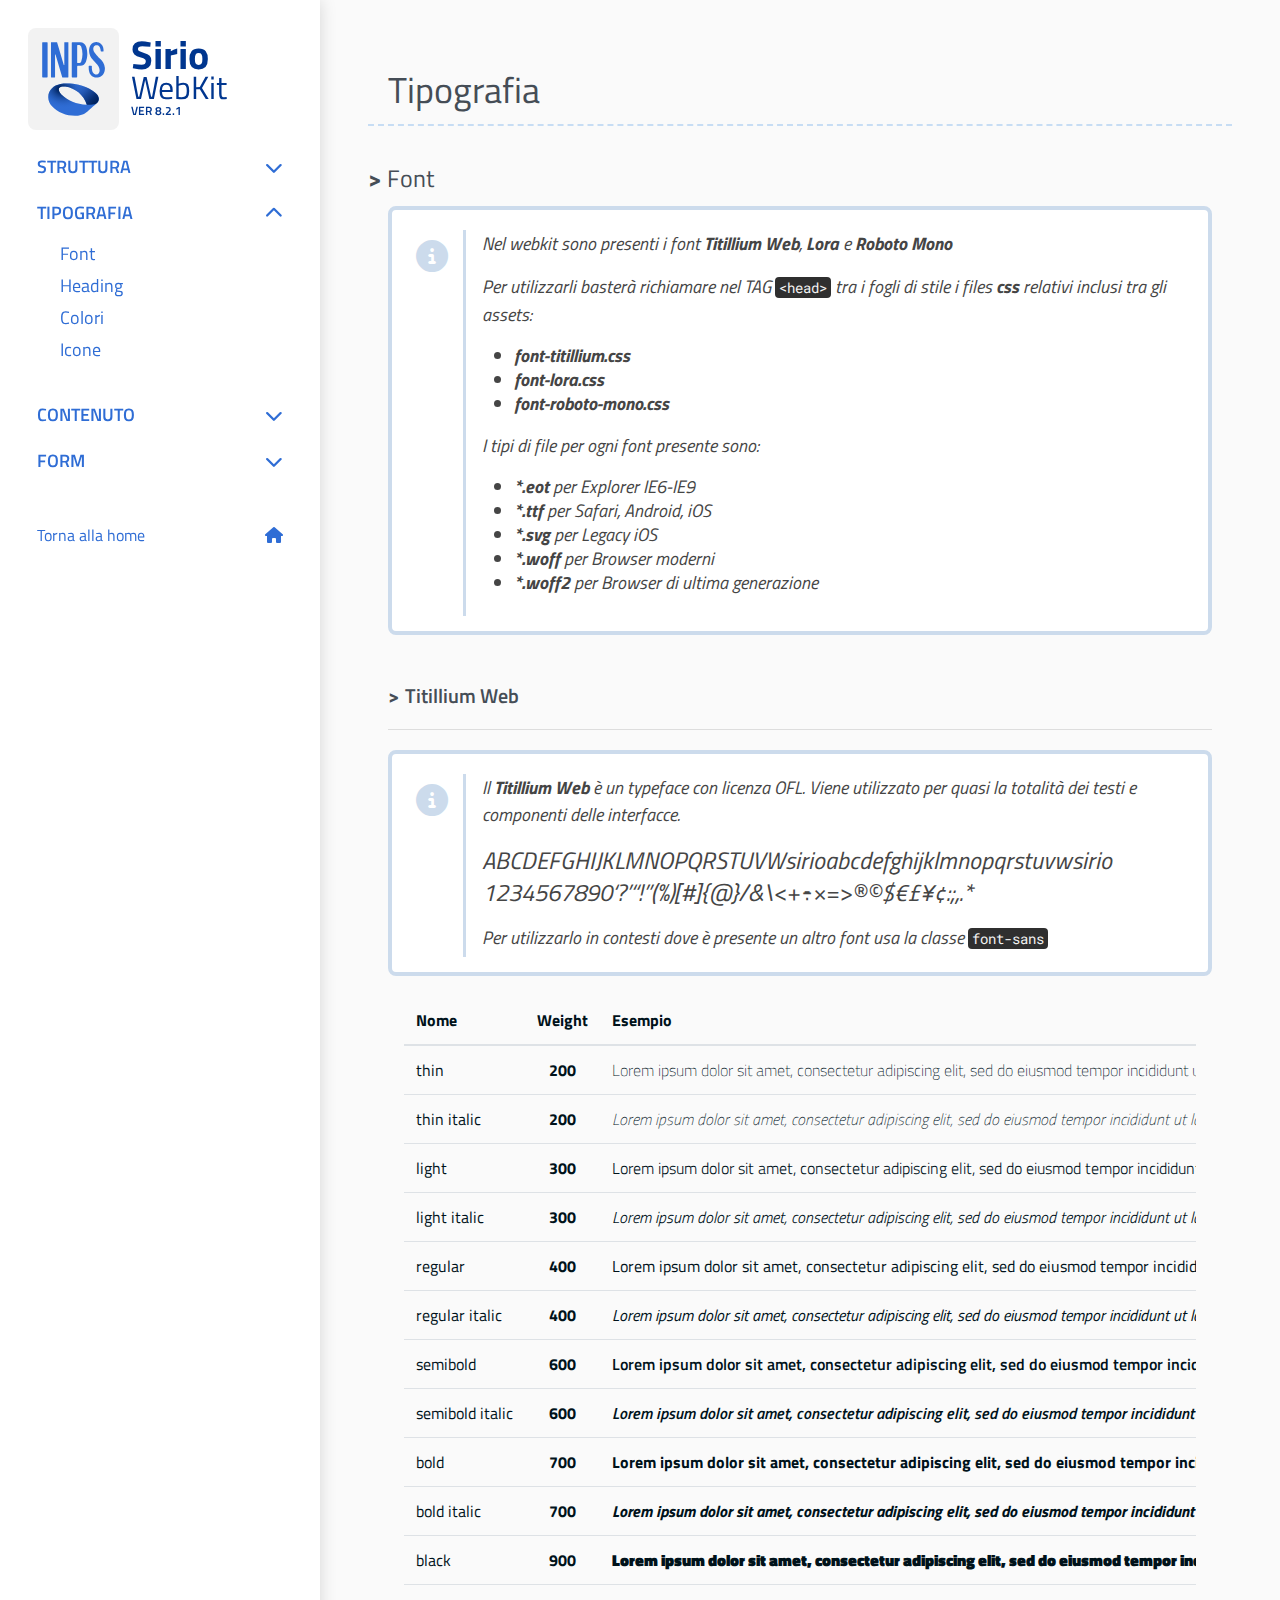
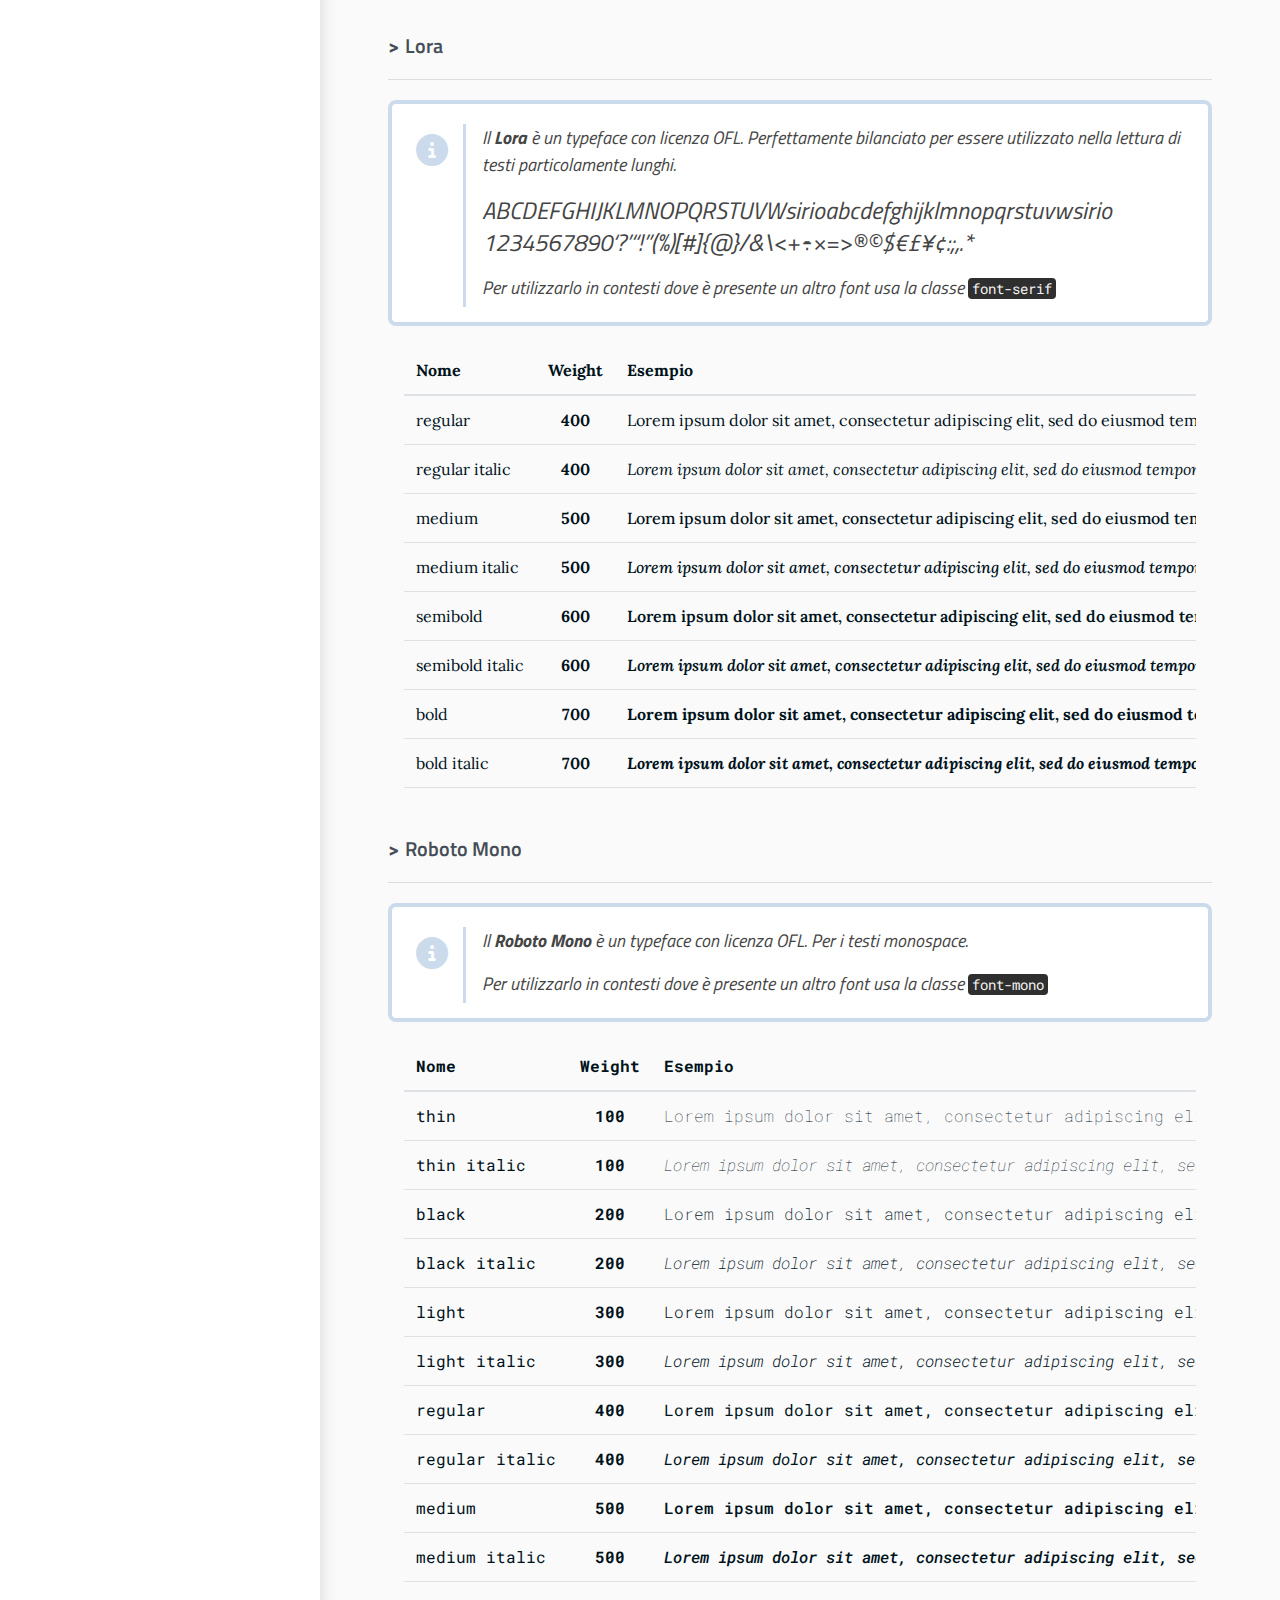
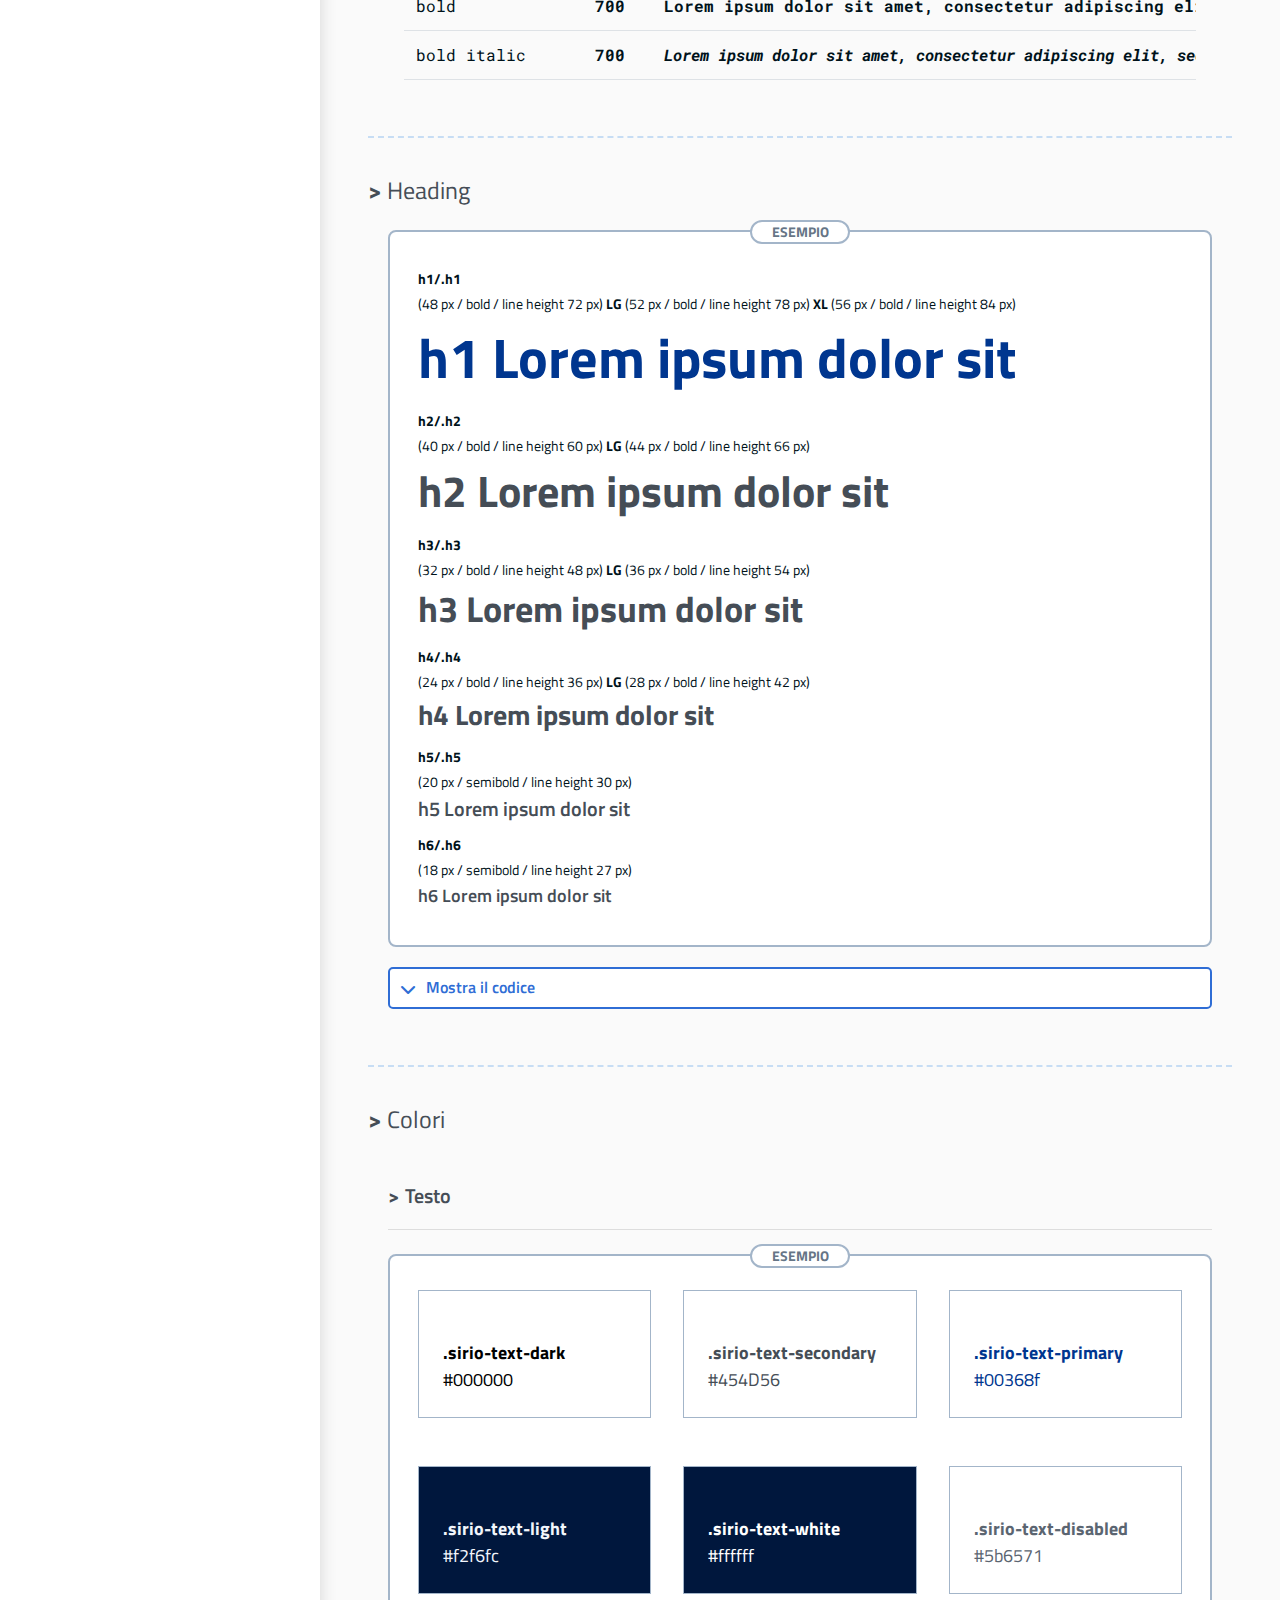
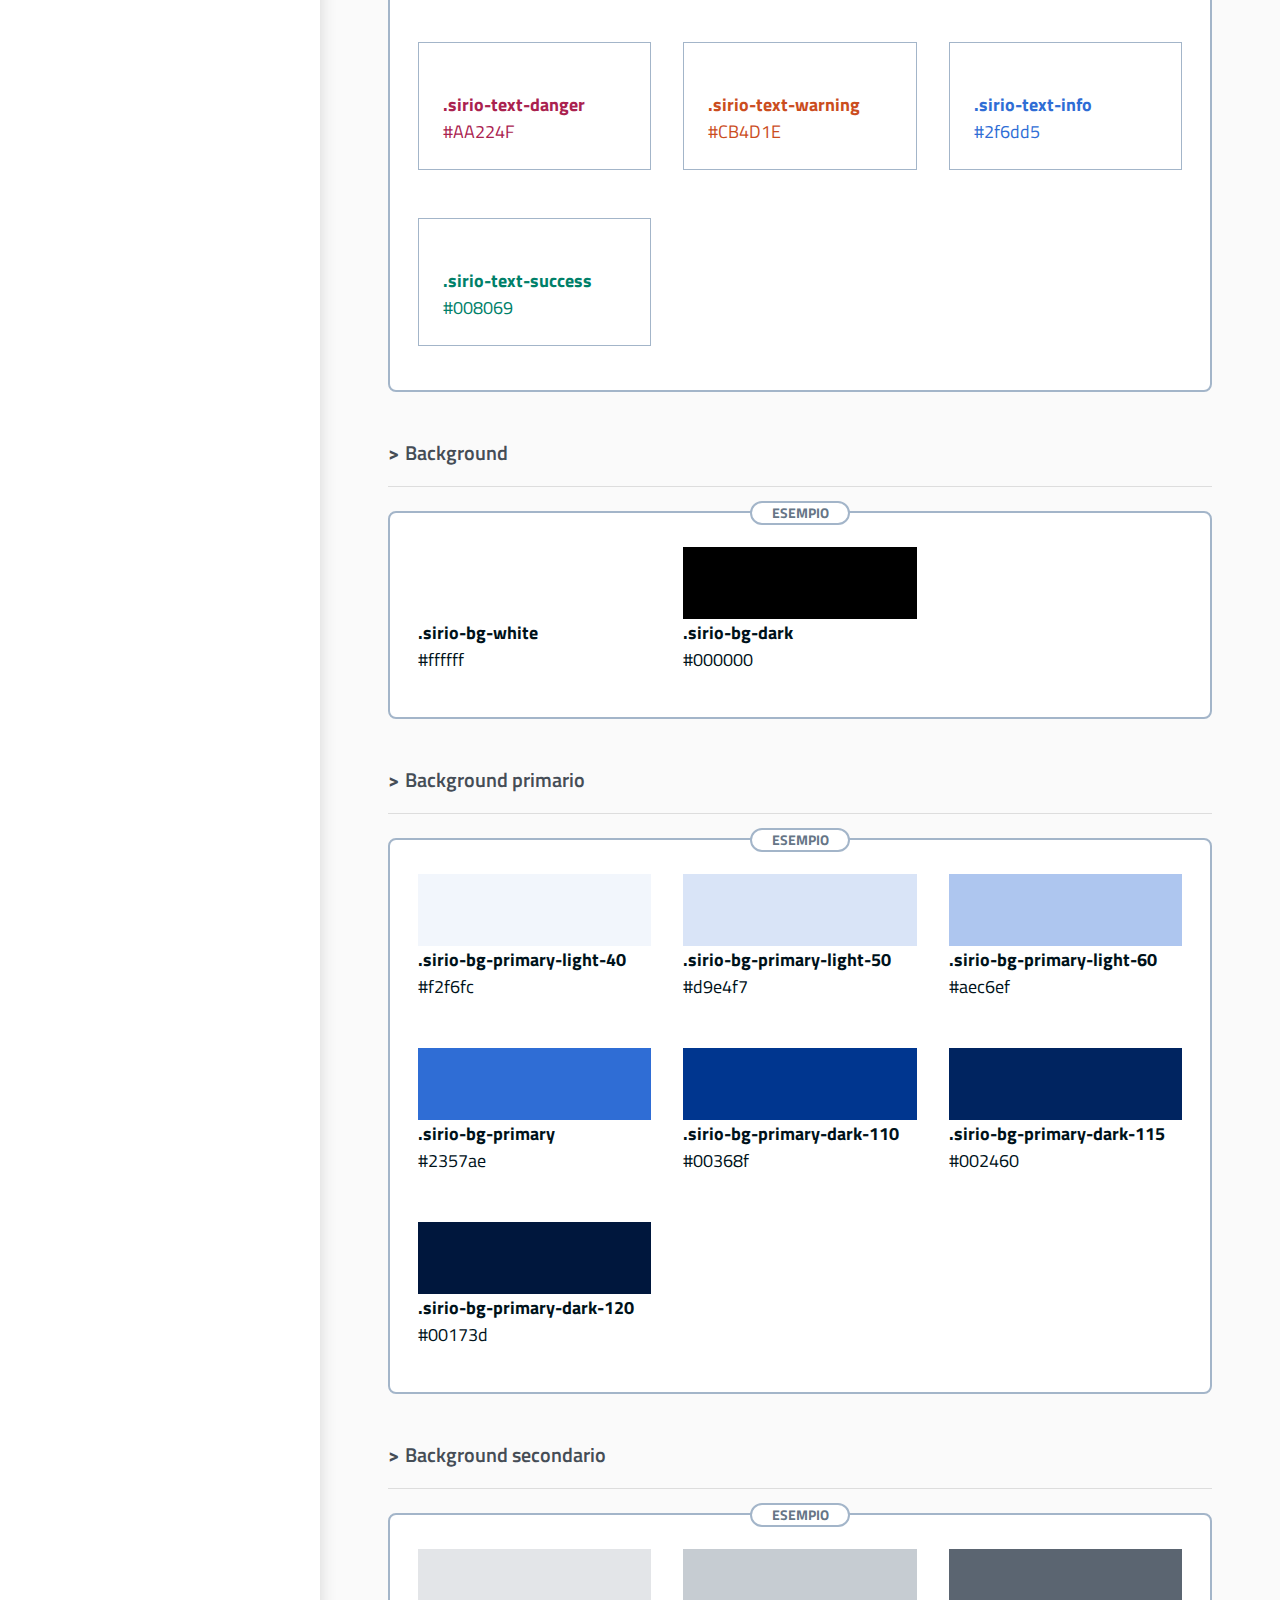
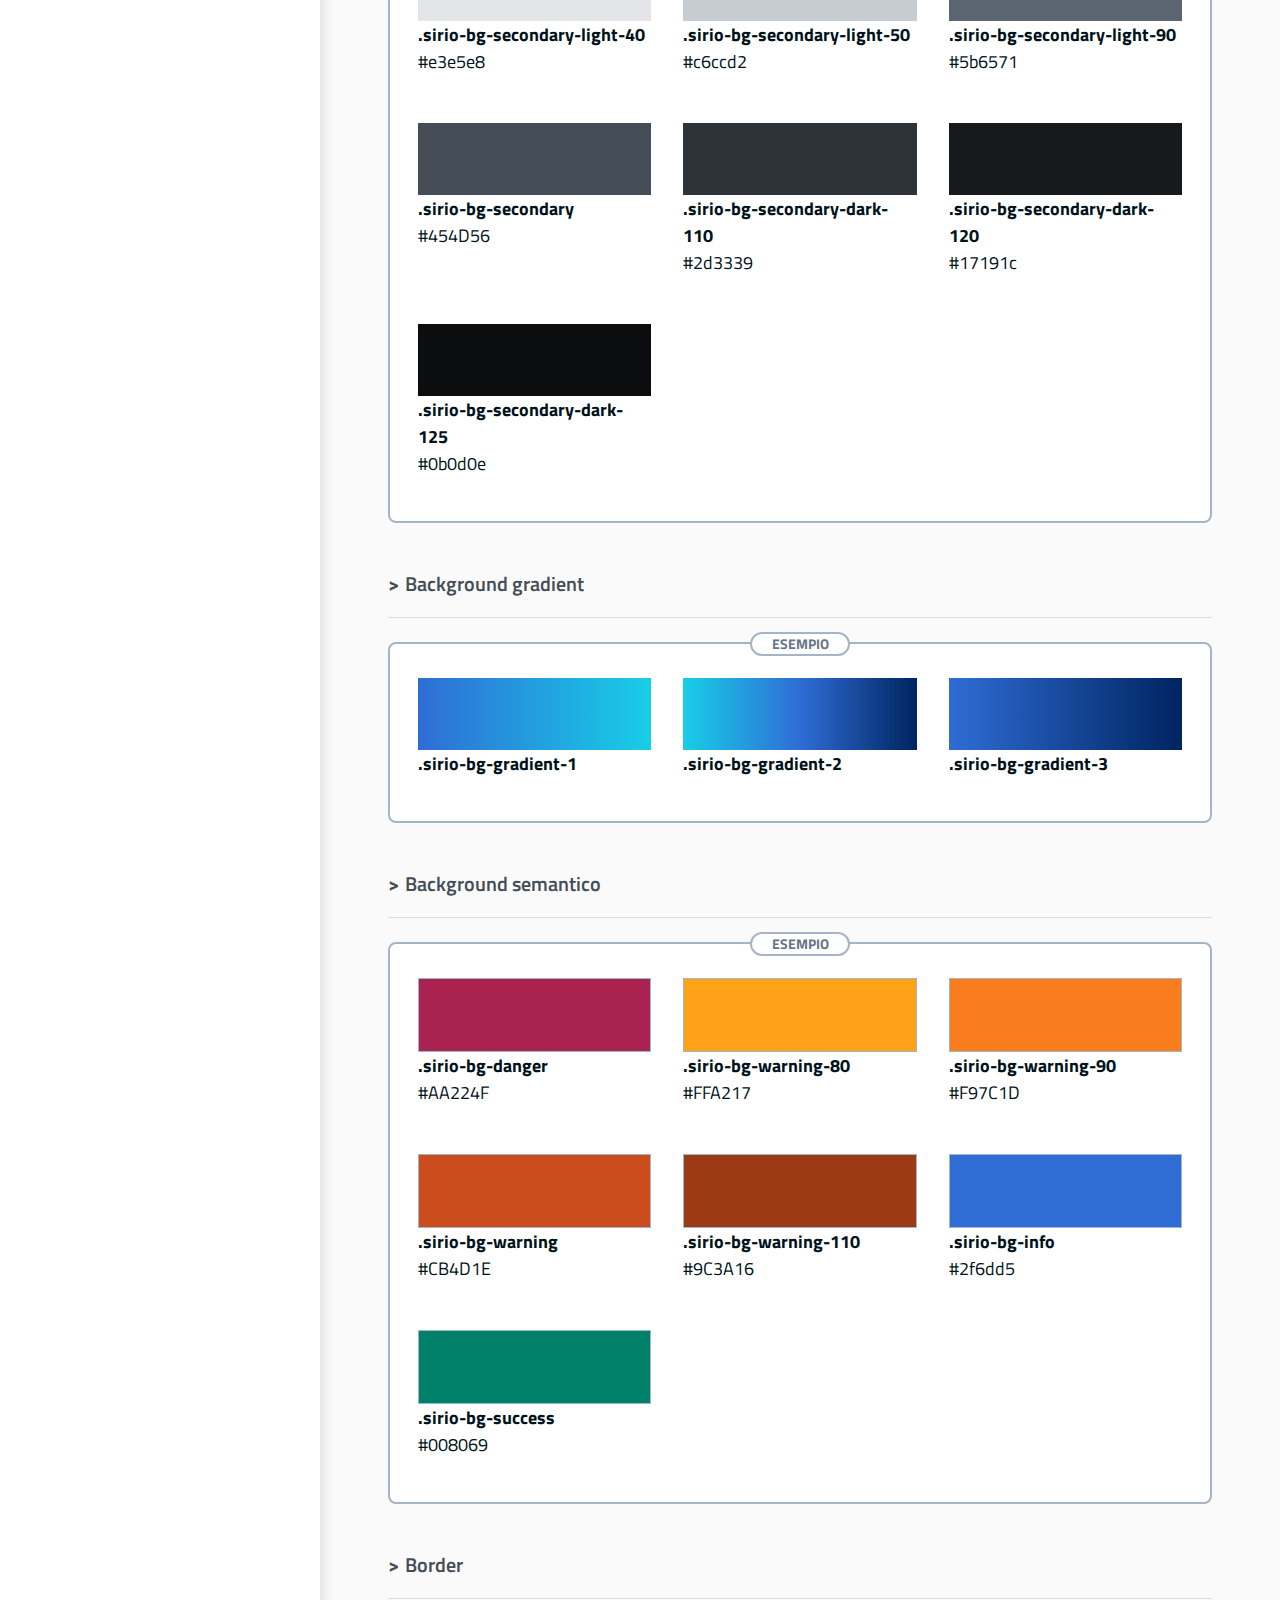
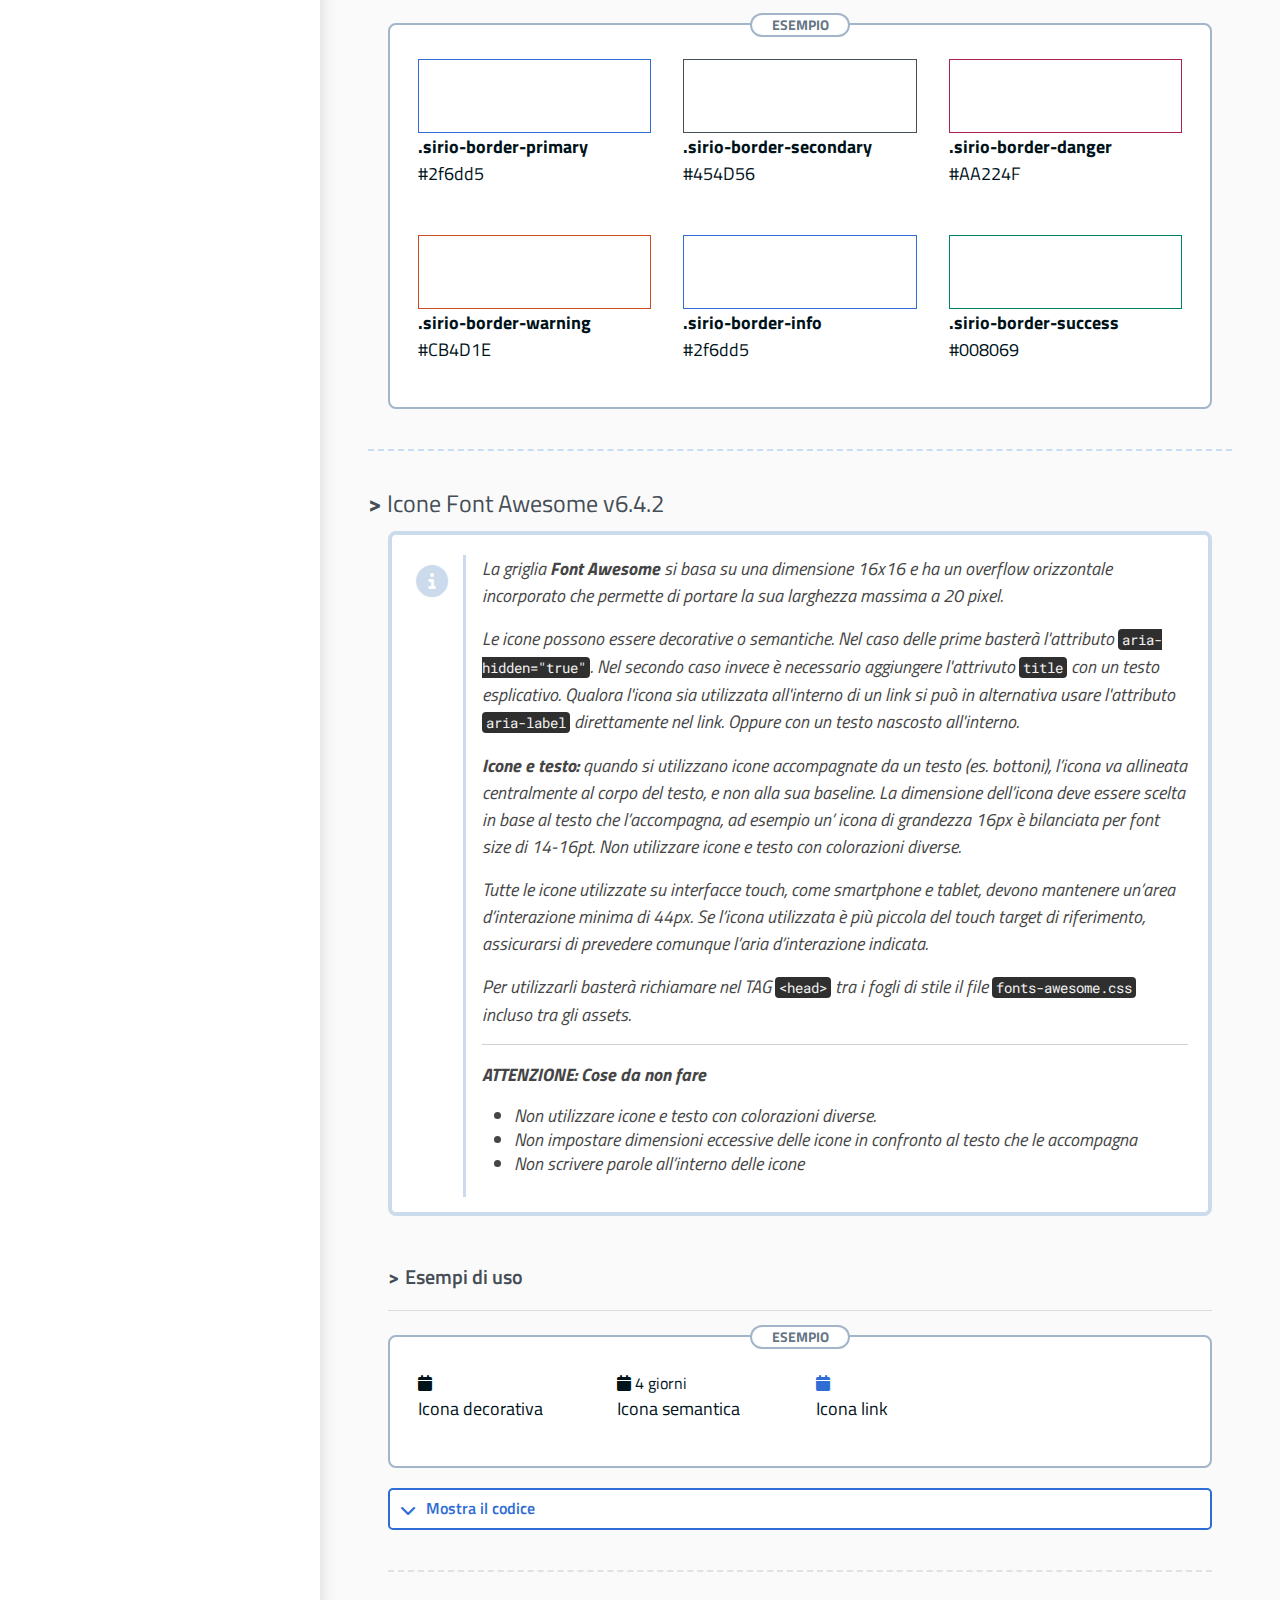
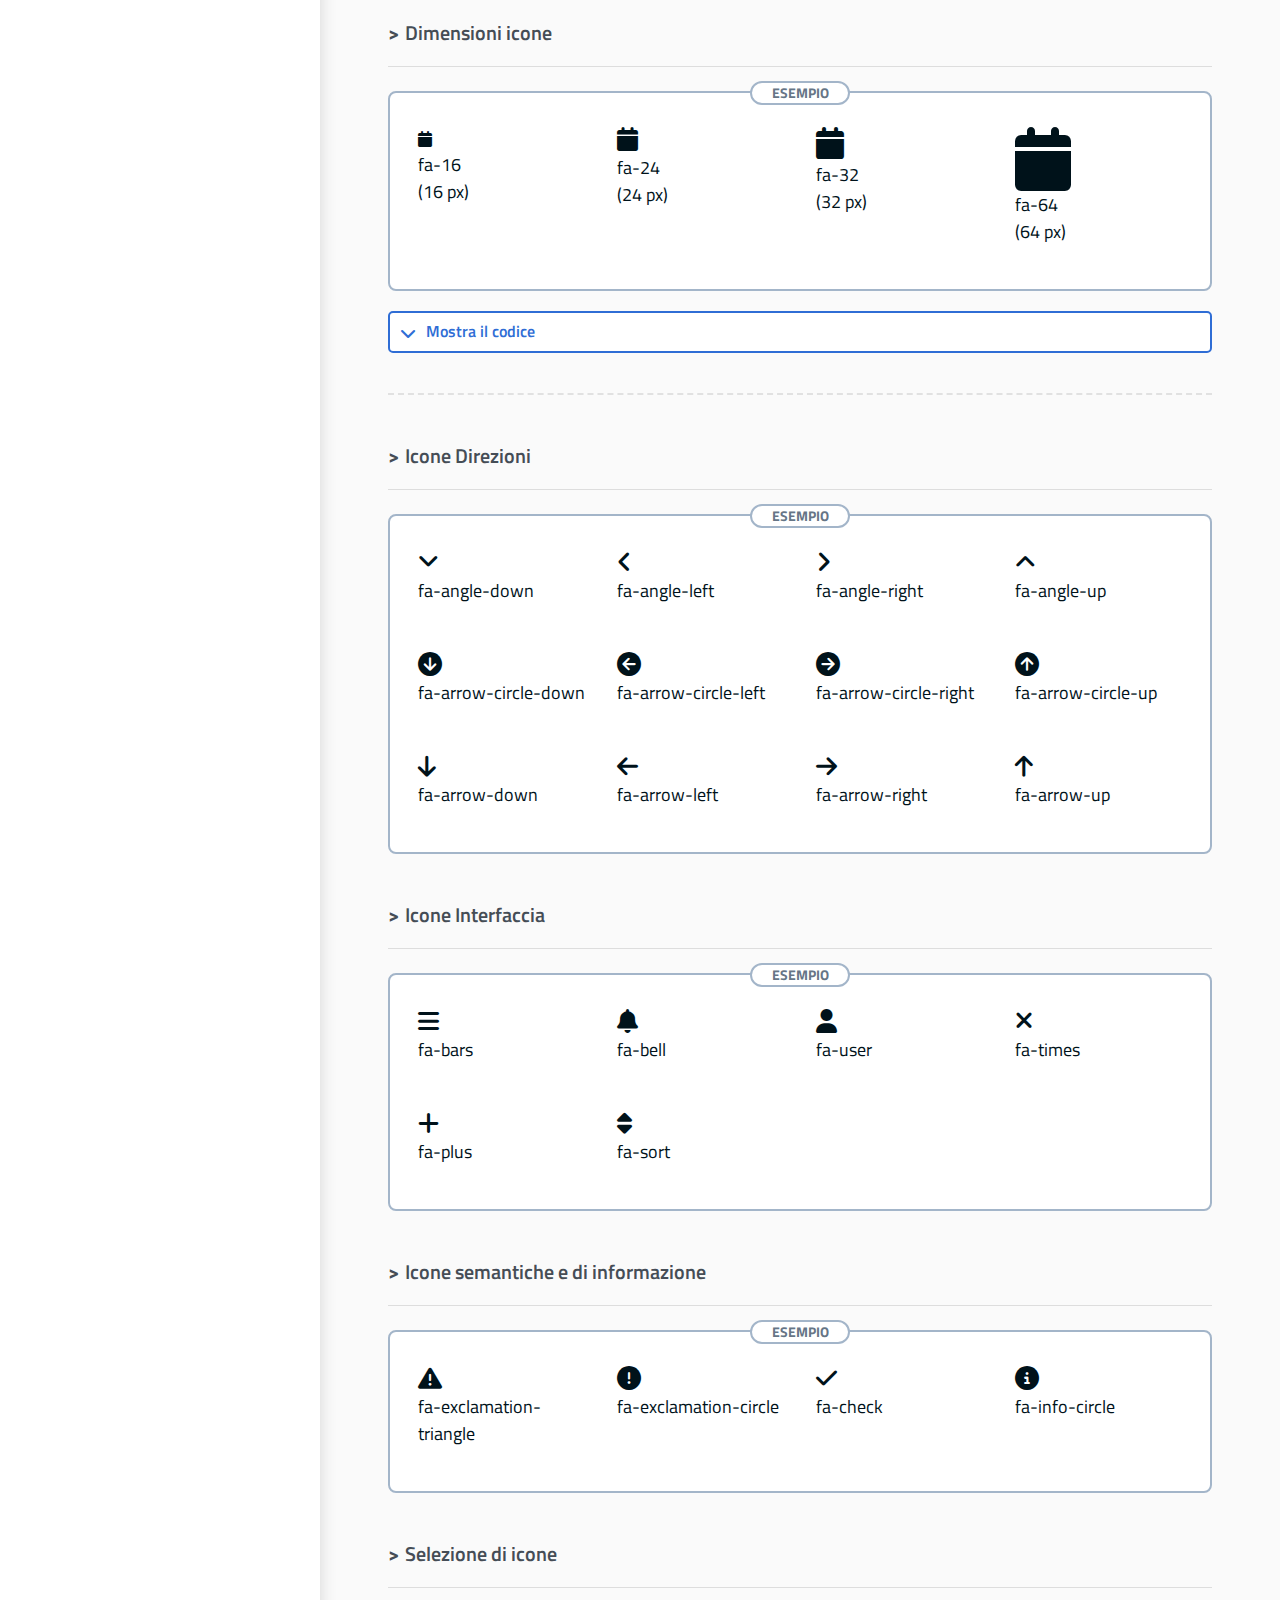
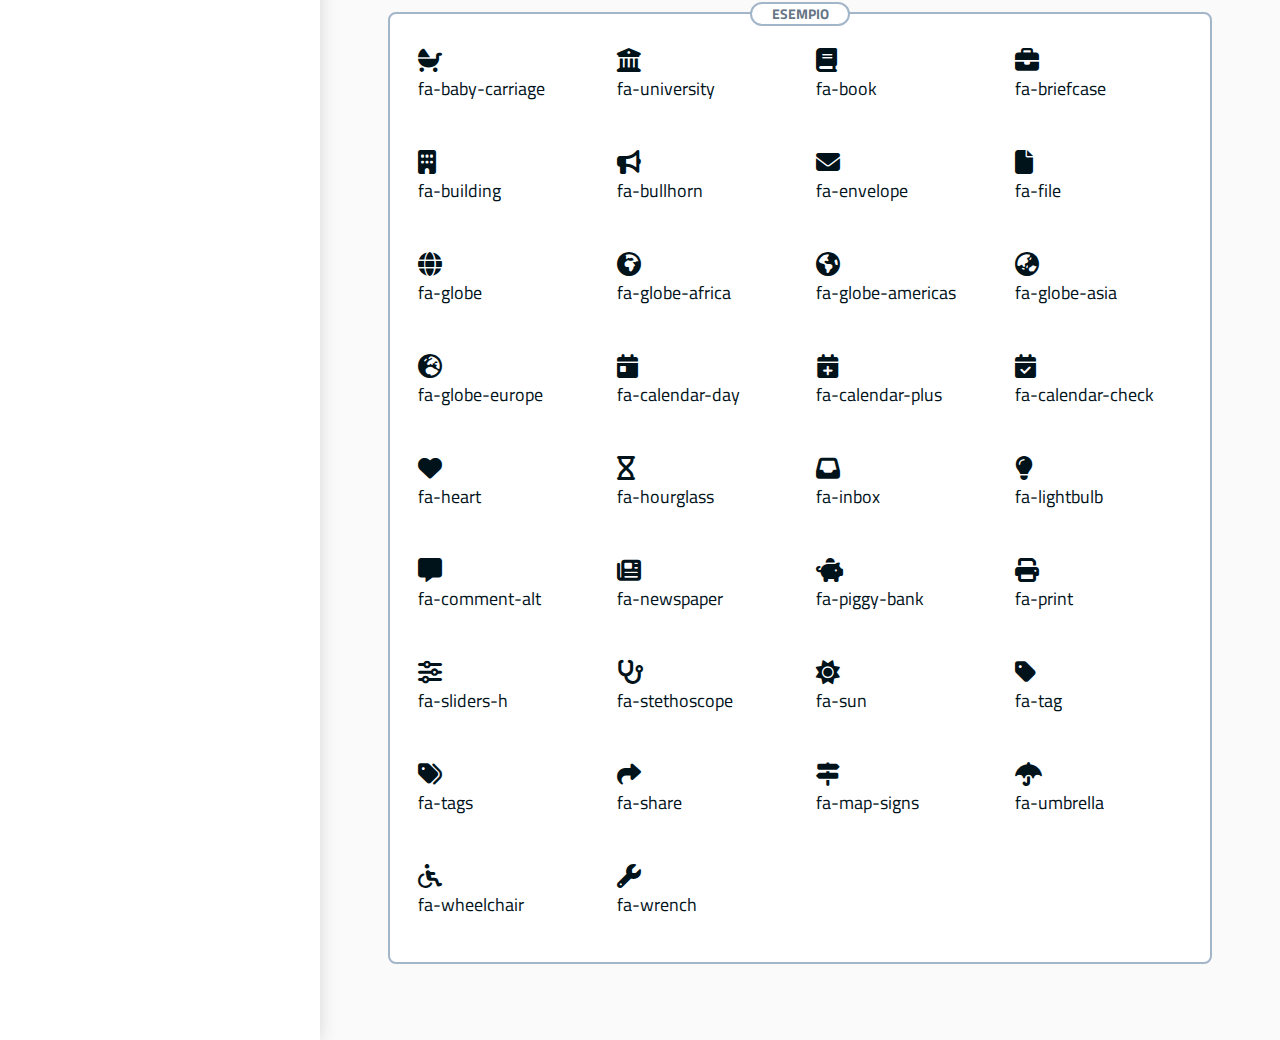
<file: guide/components-typography.html>
<!DOCTYPE html>
<html lang="it">
<!-- ReSharper disable Html.Obsolete -->
<head>

    <meta charset="utf-8">
    <meta http-equiv="X-UA-Compatible" content="IE=Edge">
    <meta name="viewport" content="width=device-width, initial-scale=1, shrink-to-fit=no">

    <!-- Favicon -->
    <link rel="apple-touch-icon" sizes="57x57" href="../assets/img/favicon/apple-icon-57x57.png">
    <link rel="apple-touch-icon" sizes="60x60" href="../assets/img/favicon/apple-icon-60x60.png">
    <link rel="apple-touch-icon" sizes="72x72" href="../assets/img/favicon/apple-icon-72x72.png">
    <link rel="apple-touch-icon" sizes="76x76" href="../assets/img/favicon/apple-icon-76x76.png">
    <link rel="apple-touch-icon" sizes="114x114" href="../assets/img/favicon/apple-icon-114x114.png">
    <link rel="apple-touch-icon" sizes="120x120" href="../assets/img/favicon/apple-icon-120x120.png">
    <link rel="apple-touch-icon" sizes="144x144" href="../assets/img/favicon/apple-icon-144x144.png">
    <link rel="apple-touch-icon" sizes="152x152" href="../assets/img/favicon/apple-icon-152x152.png">
    <link rel="apple-touch-icon" sizes="180x180" href="../assets/img/favicon/apple-icon-180x180.png">
    <link rel="icon" type="image/png" sizes="192x192" href="../assets/img/favicon/android-icon-192x192.png">
    <link rel="icon" type="image/png" sizes="32x32" href="../assets/img/favicon/favicon-32x32.png">
    <link rel="icon" type="image/png" sizes="96x96" href="../assets/img/favicon/favicon-96x96.png">
    <link rel="icon" type="image/png" sizes="16x16" href="../assets/img/favicon/favicon-16x16.png">
    <link rel="manifest" href="../assets/img/favicon/manifest.json" crossorigin="use-credentials">
    <meta name="msapplication-TileColor" content="#ffffff">
    <meta name="msapplication-TileImage" content="../assets/img/favicon/ms-icon-144x144.png">
    <meta name="theme-color" content="#ffffff">

    <!-- CSS Fonts -->
    <link rel="stylesheet" href="../assets/css/font-awesome.min.css">
    <link rel="stylesheet" href="../assets/css/font-titillium-web.css">
    <link rel="stylesheet" href="../assets/css/font-roboto-mono.css">
    <link rel="stylesheet" href="../assets/css/font-lora.css">

    <!-- CSS WebKit -->
    <link rel="stylesheet" href="../assets/css/bootstrap-grid.min.css">
    <link rel="stylesheet" href="../assets/css/datepicker.min.css">
    <link rel="stylesheet" href="../assets/css/splide.min.css">
    <link rel="stylesheet" href="../assets/css/webkit.min.css">
    <link rel="stylesheet" href="../assets/css/custom.css">
    <link rel="stylesheet" href="../assets/css/guide.css">
    <link rel="stylesheet" href="../guide/css/guidewk.css">
    <title>Tipografia - Sirio WebKit</title>

</head>
<body>
    <div class="guide-wrapper">
        <div class="guide-container">
            <div class="guide-flex">
                <aside class="guide-aside">
                    <div class="guide-sticky">

                        <header class="guide-header">
                            <h1><a href="index.html"><img class="guide-logo" alt="" src="../assets/img/logo-inps.svg"></a> <span><strong>Sirio</strong> WebKit <small></small></span></h1>
                            <button class="guide-btn guide-btn-icon guide-btn-menu" onclick="$('.guide-nav').addClass('open');"><span class="fas fa-bars"></span></button>
                        </header>

                        <nav aria-label="Menu dei componenti" class="guide-nav">
                            <div class="guide-row">
                                <div class="guide-col">
                                    <h2 class="guide-title">Menu Sirio Webkit</h2>
                                </div>
                                <div class="guide-col-auto">
                                    <button class="guide-btn guide-btn-icon" onclick="$('.guide-nav').removeClass('open');"><span class="fas fa-times"></span></button>
                                </div>
                            </div>
                            <ul id="guide-nav">
                                <li>
                                    <a href="#nav-structure">
                                        Struttura
                                    </a>
                                    <ul id="nav-structure">
                                        <li><a href="./components-structure.html#page">Pagina</a></li>
                                        <li><a href="./components-structure.html#javascript">Javascript</a></li>
                                        <li><a href="./components-structure.html#grid">System Grid</a></li>
                                        <li><a href="./components-structure.html#headercmp">Header</a></li>
                                        <li><a href="./components-structure.html#footercmp">Footer</a></li>
                                    </ul>
                                </li>
                                <li>
                                    <a href="#nav-typography">
                                        Tipografia
                                    </a>
                                    <ul id="nav-typography">
                                        <li><a href="./components-typography.html#font">Font</a></li>
                                        <li><a href="./components-typography.html#heading">Heading</a></li>
                                        <li><a href="./components-typography.html#colors">Colori</a></li>
                                        <li><a href="./components-typography.html#icons">Icone</a></li>
                                    </ul>
                                </li>
                                <li>
                                    <a href="#nav-contents">
                                        Contenuto
                                    </a>
                                    <ul id="nav-contents">
                                        <li><a href="./components-contents.html#breadcrumb">Breadcrumb</a></li>
                                        <li><a href="./components-contents.html#dropdown">Dropdown</a></li>
                                        <li><a href="./components-contents.html#card">Card</a></li>
                                        <li><a href="./components-contents.html#tag">Tag</a></li>
                                        <li><a href="./components-contents.html#tab">Tab</a></li>
                                        <li><a href="./components-contents.html#collapse">Collapse</a></li>
                                        <li><a href="./components-contents.html#accordion">Accordion</a></li>
                                        <li><a href="./components-contents.html#sidenav">Menu Spalla</a></li>
                                        <li><a href="./components-contents.html#title-bar">Title Bar</a></li>
                                        <li><a href="./components-contents.html#tabelle">Tabelle</a></li>
                                        <li><a href="./components-contents.html#paginazione">Paginazione</a></li>
                                        <li><a href="./components-contents.html#tooltip">Tooltip</a></li>
                                        <li><a href="./components-contents.html#dialog">Dialog</a></li>
                                        <li><a href="./components-contents.html#notifiche">Notifiche</a></li>
                                        <li><a href="./components-contents.html#avvisi">Avvisi</a></li>
                                        <li><a href="./components-contents.html#stepper">Step Progress Bar</a></li>
                                        <li><a href="./components-contents.html#hero">Hero</a></li>
                                        <li><a href="./components-contents.html#carousel">Carousel</a></li>
                                    </ul>
                                </li>
                                <li>
                                    <a href="#nav-form">
                                        Form
                                    </a>
                                    <ul id="nav-form">
                                        <li><a href="./components-form.html#bottoni">Bottoni</a></li>
                                        <li><a href="./components-form.html#input">Input</a></li>
                                        <li><a href="./components-form.html#input-group">Input Group</a></li>
                                        <li><a href="./components-form.html#selectDropdown">Dropdown Select</a></li>
                                        <li><a href="./components-form.html#autocomplete">Autocomplete</a></li>
                                        <li><a href="./components-form.html#searchbar">Searchbar</a></li>
                                        <li><a href="./components-form.html#selezione">Selezione</a></li>
                                        <li><a href="./components-form.html#fileupload">File Upload</a></li>
                                        <li><a href="./components-form.html#slider">Slider</a></li>
                                        <li><a href="./components-form.html#datepicker">Date & Time Picker</a></li>
                                        <li><a href="./components-form.html#chip">Chip</a></li>
                                        <li><a href="./components-form.html#progress">Progress Bar</a></li>
                                        <li><a href="./components-form.html#validation">Validazione</a></li>
                                        <li><a href="./components-form.html#filter">Filtri</a></li>
                                    </ul>
                                </li>
                            </ul>
                            <ul id="guide-home-link" style="padding-top:0px;padding-bottom:0px">
                                <li><a href="index.html">Torna alla home</a></li>
                            </ul>
                        </nav>
                    </div>
                </aside>
                <main class="guide-main">
                    <h2 class="guide-title">Tipografia</h2>

                    <section class="guide-section">
                        <h3 class="guide-title" id="font">Font</h3>

                        <div class="blockquote">
                            <p>Nel webkit sono presenti i font <strong>Titillium Web</strong>, <strong>Lora</strong> e <strong>Roboto Mono</strong></p>
                            <p>Per utilizzarli basterà richiamare nel TAG <code>&lt;head&gt;</code> tra i fogli di stile i files <strong>css</strong> relativi inclusi tra gli assets:</p>
                            <ul>
                                <li><strong>font-titillium.css</strong></li>
                                <li><strong>font-lora.css</strong></li>
                                <li><strong>font-roboto-mono.css</strong></li>
                            </ul>

                            <p>I tipi di file per ogni font presente sono:</p>
                            <ul>
                                <li><strong>*.eot</strong> per Explorer IE6-IE9 </li>
                                <li><strong>*.ttf</strong> per Safari, Android, iOS</li>
                                <li><strong>*.svg</strong> per Legacy iOS</li>
                                <li><strong>*.woff</strong> per Browser moderni</li>
                                <li><strong>*.woff2</strong> per Browser di ultima generazione</li>
                            </ul>
                        </div>

                        <h4 class="guide-title">Titillium Web</h4>

                        <div class="blockquote">
                            <p>Il <strong>Titillium Web</strong> è un typeface con licenza OFL. Viene utilizzato per quasi la totalità dei testi e componenti delle interfacce. </p>
                            <p class="guide-text-24">
                                ABCDEFGHIJKLMNOPQRSTUVWsirioabcdefghijklmnopqrstuvwsirio<br>
                                1234567890‘?’“!”(%)[#]{@}/&amp;\&lt;+÷×=&gt;®©$€£¥¢:;,.*
                            </p>
                            <p>Per utilizzarlo in contesti dove è presente un altro font usa la classe <code>font-sans</code></p>
                        </div>

                        <div class="table-overflow-hidden">
                            <table class="table-font font-sans">
                                <caption class="sr-only">Esempi di spessore dei caratteri con typeface Titillium Web</caption>
                                <thead>
                                    <tr>
                                        <th scope="col">Nome</th>
                                        <th scope="col">Weight</th>
                                        <th scope="col">Esempio</th>
                                    </tr>
                                </thead>
                                <tbody>
                                    <tr>
                                        <td>thin</td>
                                        <td>200</td>
                                        <td style="font-weight:200; font-style:normal;">Lorem ipsum dolor sit amet, consectetur adipiscing elit, sed do eiusmod tempor incididunt ut labore et dolore magna aliqua.</td>
                                    </tr>
                                    <tr>
                                        <td>thin italic</td>
                                        <td>200</td>
                                        <td style="font-weight:200; font-style:italic;">Lorem ipsum dolor sit amet, consectetur adipiscing elit, sed do eiusmod tempor incididunt ut labore et dolore magna aliqua.</td>
                                    </tr>
                                    <tr>
                                        <td>light</td>
                                        <td>300</td>
                                        <td style="font-weight:300; font-style:normal;">Lorem ipsum dolor sit amet, consectetur adipiscing elit, sed do eiusmod tempor incididunt ut labore et dolore magna aliqua.</td>
                                    </tr>
                                    <tr>
                                        <td>light italic </td>
                                        <td>300</td>
                                        <td style="font-weight:300; font-style:italic;">Lorem ipsum dolor sit amet, consectetur adipiscing elit, sed do eiusmod tempor incididunt ut labore et dolore magna aliqua.</td>
                                    </tr>
                                    <tr>
                                        <td>regular </td>
                                        <td>400</td>
                                        <td style="font-weight:400; font-style:normal;">Lorem ipsum dolor sit amet, consectetur adipiscing elit, sed do eiusmod tempor incididunt ut labore et dolore magna aliqua.</td>
                                    </tr>
                                    <tr>
                                        <td>regular italic </td>
                                        <td>400</td>
                                        <td style="font-weight:400; font-style:italic;">Lorem ipsum dolor sit amet, consectetur adipiscing elit, sed do eiusmod tempor incididunt ut labore et dolore magna aliqua.</td>
                                    </tr>
                                    <tr>
                                        <td>semibold</td>
                                        <td>600</td>
                                        <td style="font-weight:600; font-style:normal;">Lorem ipsum dolor sit amet, consectetur adipiscing elit, sed do eiusmod tempor incididunt ut labore et dolore magna aliqua.</td>
                                    </tr>
                                    <tr>
                                        <td>semibold italic</td>
                                        <td>600</td>
                                        <td style="font-weight:600; font-style:italic;">Lorem ipsum dolor sit amet, consectetur adipiscing elit, sed do eiusmod tempor incididunt ut labore et dolore magna aliqua.</td>
                                    </tr>
                                    <tr>
                                        <td>bold</td>
                                        <td>700</td>
                                        <td style="font-weight:700; font-style:normal;">Lorem ipsum dolor sit amet, consectetur adipiscing elit, sed do eiusmod tempor incididunt ut labore et dolore magna aliqua.</td>
                                    </tr>
                                    <tr>
                                        <td>bold italic</td>
                                        <td>700</td>
                                        <td style="font-weight:700; font-style:italic;">Lorem ipsum dolor sit amet, consectetur adipiscing elit, sed do eiusmod tempor incididunt ut labore et dolore magna aliqua.</td>
                                    </tr>
                                    <tr>
                                        <td>black</td>
                                        <td>900</td>
                                        <td style="font-weight:900; font-style:normal;">Lorem ipsum dolor sit amet, consectetur adipiscing elit, sed do eiusmod tempor incididunt ut labore et dolore magna aliqua.</td>
                                    </tr>
                                </tbody>
                            </table>
                        </div>

                        <h4 class="guide-title">Lora</h4>

                        <div class="blockquote">
                            <p>
                                Il <strong>Lora</strong> è un typeface con licenza OFL. Perfettamente bilanciato
                                per essere utilizzato nella lettura di testi particolamente lunghi.
                            </p>
                            <p class="guide-text-24">
                                ABCDEFGHIJKLMNOPQRSTUVWsirioabcdefghijklmnopqrstuvwsirio<br>
                                1234567890‘?’“!”(%)[#]{@}/&amp;\&lt;+÷×=&gt;®©$€£¥¢:;,.*
                            </p>
                            <p>Per utilizzarlo in contesti dove è presente un altro font usa la classe <code>font-serif</code></p>
                        </div>

                        <div class="table-overflow-hidden">
                            <table class="table-font font-serif">
                                <caption class="sr-only">Esempi di spessore dei caratteri con typeface Lora</caption>
                                <thead>
                                    <tr>
                                        <th scope="col">Nome</th>
                                        <th scope="col">Weight</th>
                                        <th scope="col">Esempio</th>
                                    </tr>
                                </thead>
                                <tbody>
                                    <tr>
                                        <td>regular</td>
                                        <td>400</td>
                                        <td style="font-weight:400; font-style:normal;">Lorem ipsum dolor sit amet, consectetur adipiscing elit, sed do eiusmod tempor incididunt ut labore et dolore magna aliqua.</td>
                                    </tr>
                                    <tr>
                                        <td>regular italic</td>
                                        <td>400</td>
                                        <td style="font-weight:400; font-style:italic;">Lorem ipsum dolor sit amet, consectetur adipiscing elit, sed do eiusmod tempor incididunt ut labore et dolore magna aliqua.</td>
                                    </tr>
                                    <tr>
                                        <td>medium</td>
                                        <td>500</td>
                                        <td style="font-weight:500; font-style:normal;">Lorem ipsum dolor sit amet, consectetur adipiscing elit, sed do eiusmod tempor incididunt ut labore et dolore magna aliqua.</td>
                                    </tr>
                                    <tr>
                                        <td>medium italic</td>
                                        <td>500</td>
                                        <td style="font-weight:500; font-style:italic;">Lorem ipsum dolor sit amet, consectetur adipiscing elit, sed do eiusmod tempor incididunt ut labore et dolore magna aliqua.</td>
                                    </tr>
                                    <tr>
                                        <td>semibold</td>
                                        <td>600</td>
                                        <td style="font-weight:600; font-style:normal;">Lorem ipsum dolor sit amet, consectetur adipiscing elit, sed do eiusmod tempor incididunt ut labore et dolore magna aliqua.</td>
                                    </tr>
                                    <tr>
                                        <td>semibold italic</td>
                                        <td>600</td>
                                        <td style="font-weight:600; font-style:italic;">Lorem ipsum dolor sit amet, consectetur adipiscing elit, sed do eiusmod tempor incididunt ut labore et dolore magna aliqua.</td>
                                    </tr>
                                    <tr>
                                        <td>bold</td>
                                        <td>700</td>
                                        <td style="font-weight:700; font-style:normal;">Lorem ipsum dolor sit amet, consectetur adipiscing elit, sed do eiusmod tempor incididunt ut labore et dolore magna aliqua.</td>
                                    </tr>
                                    <tr>
                                        <td>bold italic</td>
                                        <td>700</td>
                                        <td style="font-weight:700; font-style:italic;">Lorem ipsum dolor sit amet, consectetur adipiscing elit, sed do eiusmod tempor incididunt ut labore et dolore magna aliqua.</td>
                                    </tr>
                                </tbody>
                            </table>
                        </div>

                        <h4 class="guide-title">Roboto Mono</h4>

                        <div class="blockquote">
                            <p>Il <strong>Roboto Mono</strong> è un typeface con licenza OFL. Per i testi monospace.</p>
                            <p>Per utilizzarlo in contesti dove è presente un altro font usa la classe <code>font-mono</code></p>
                        </div>

                        <div class="table-overflow-hidden">
                            <table class="table-font font-mono">
                                <caption class="sr-only">Esempi di spessore dei caratteri con typeface Roboto Mono</caption>
                                <thead>
                                    <tr>
                                        <th scope="col">Nome</th>
                                        <th scope="col">Weight</th>
                                        <th scope="col">Esempio</th>
                                    </tr>
                                </thead>
                                <tbody>
                                    <tr>
                                        <td>thin</td>
                                        <td>100</td>
                                        <td style="font-family: 'Roboto Mono',sans-serif; font-weight: 100; font-style: normal;">Lorem ipsum dolor sit amet, consectetur adipiscing elit, sed do eiusmod tempor incididunt ut labore et dolore magna aliqua.</td>
                                    </tr>
                                    <tr>
                                        <td>thin italic</td>
                                        <td>100</td>
                                        <td style="font-family: 'Roboto Mono',sans-serif; font-weight: 100; font-style: italic;">Lorem ipsum dolor sit amet, consectetur adipiscing elit, sed do eiusmod tempor incididunt ut labore et dolore magna aliqua.</td>
                                    </tr>
                                    <tr>
                                        <td>black</td>
                                        <td>200</td>
                                        <td style="font-family: 'Roboto Mono',sans-serif; font-weight: 200; font-style: normal;">Lorem ipsum dolor sit amet, consectetur adipiscing elit, sed do eiusmod tempor incididunt ut labore et dolore magna aliqua.</td>
                                    </tr>
                                    <tr>
                                        <td>black italic</td>
                                        <td>200</td>
                                        <td style="font-family: 'Roboto Mono',sans-serif; font-weight: 200; font-style: italic;">Lorem ipsum dolor sit amet, consectetur adipiscing elit, sed do eiusmod tempor incididunt ut labore et dolore magna aliqua.</td>
                                    </tr>
                                    <tr>
                                        <td>light</td>
                                        <td>300</td>
                                        <td style="font-family: 'Roboto Mono',sans-serif; font-weight: 300; font-style: normal;">Lorem ipsum dolor sit amet, consectetur adipiscing elit, sed do eiusmod tempor incididunt ut labore et dolore magna aliqua.</td>
                                    </tr>
                                    <tr>
                                        <td>light italic</td>
                                        <td>300</td>
                                        <td style="font-family: 'Roboto Mono',sans-serif; font-weight: 300; font-style: italic;">Lorem ipsum dolor sit amet, consectetur adipiscing elit, sed do eiusmod tempor incididunt ut labore et dolore magna aliqua.</td>
                                    </tr>
                                    <tr>
                                        <td>regular</td>
                                        <td>400</td>
                                        <td style="font-family: 'Roboto Mono',sans-serif; font-weight: 400; font-style: normal;">Lorem ipsum dolor sit amet, consectetur adipiscing elit, sed do eiusmod tempor incididunt ut labore et dolore magna aliqua.</td>
                                    </tr>
                                    <tr>
                                        <td>regular italic</td>
                                        <td>400</td>
                                        <td style="font-family: 'Roboto Mono',sans-serif; font-weight: 400; font-style: italic;">Lorem ipsum dolor sit amet, consectetur adipiscing elit, sed do eiusmod tempor incididunt ut labore et dolore magna aliqua.</td>
                                    </tr>
                                    <tr>
                                        <td>medium</td>
                                        <td>500</td>
                                        <td style="font-family: 'Roboto Mono',sans-serif; font-weight: 500; font-style: normal;">Lorem ipsum dolor sit amet, consectetur adipiscing elit, sed do eiusmod tempor incididunt ut labore et dolore magna aliqua.</td>
                                    </tr>
                                    <tr>
                                        <td>medium italic</td>
                                        <td>500</td>
                                        <td style="font-family: 'Roboto Mono',sans-serif; font-weight: 500; font-style: italic;">Lorem ipsum dolor sit amet, consectetur adipiscing elit, sed do eiusmod tempor incididunt ut labore et dolore magna aliqua.</td>
                                    </tr>
                                    <tr>
                                        <td>bold</td>
                                        <td>700</td>
                                        <td style="font-family: 'Roboto Mono',sans-serif; font-weight: 700; font-style: normal;">Lorem ipsum dolor sit amet, consectetur adipiscing elit, sed do eiusmod tempor incididunt ut labore et dolore magna aliqua.</td>
                                    </tr>
                                    <tr>
                                        <td>bold italic</td>
                                        <td>700</td>
                                        <td style="font-family: 'Roboto Mono',sans-serif; font-weight: 700; font-style: italic;">Lorem ipsum dolor sit amet, consectetur adipiscing elit, sed do eiusmod tempor incididunt ut labore et dolore magna aliqua.</td>
                                    </tr>
                                </tbody>
                            </table>
                        </div>
                    </section>

                    <section class="guide-section">
                        <h3 class="guide-title" id="heading">Heading</h3>

                        <div class="guide-example">
                            <div class="guide-row">
                                <div class="guide-col">

                                    <small>
                                        <strong>h1/.h1</strong> <br>
                                        (48 px / bold / line height 72 px) <strong>LG</strong> (52 px / bold / line height 78 px) <strong>XL</strong> (56 px / bold / line height 84 px)
                                    </small>
                                    <h1>h1 Lorem ipsum dolor sit</h1>

                                    <small>
                                        <strong>h2/.h2</strong> <br>
                                        (40 px / bold / line height 60 px) <strong>LG</strong> (44 px / bold / line height 66 px)
                                    </small>
                                    <h2>h2 Lorem ipsum dolor sit</h2>

                                    <small>
                                        <strong>h3/.h3</strong> <br>
                                        (32 px / bold / line height 48 px) <strong>LG</strong> (36 px / bold / line height 54 px)
                                    </small>
                                    <h3>h3 Lorem ipsum dolor sit</h3>

                                    <small>
                                        <strong>h4/.h4</strong> <br>
                                        (24 px / bold / line height 36 px) <strong>LG</strong> (28 px / bold / line height 42 px)
                                    </small>
                                    <h4>h4 Lorem ipsum dolor sit</h4>

                                    <small>
                                        <strong>h5/.h5</strong> <br>
                                        (20 px / semibold / line height 30 px)
                                    </small>
                                    <h5>h5 Lorem ipsum dolor sit</h5>

                                    <small>
                                        <strong>h6/.h6</strong> <br>
                                        (18 px / semibold / line height 27 px)
                                    </small>
                                    <h6>h6 Lorem ipsum dolor sit</h6>

                                </div>
                            </div>
                        </div>

                        <div class="code" aria-hidden="true" id="code-heading">
                            <p class="guide-code-title">Heading:</p>
<pre><code>
&lt;h1&gt;H1 Lorem ipsum dolor sit&lt;/h1&gt;
&lt;h2&gt;H2 Lorem ipsum dolor sit&lt;/h2&gt;
&lt;h3&gt;H3 Lorem ipsum dolor sit&lt;/h3&gt;
&lt;h4&gt;H4 Lorem ipsum dolor sit&lt;/h4&gt;
&lt;h5&gt;H5 Lorem ipsum dolor sit&lt;/h5&gt;
&lt;h6&gt;H6 Lorem ipsum dolor sit&lt;/h6&gt;
</code></pre>
                        </div>
                    </section>

                    <section class="guide-section">
                        <h3 class="guide-title" id="colors">Colori</h3>

                        <h4 class="guide-title">Testo</h4>

                        <div class="guide-example">
                            <div class="guide-row">
                                <div class="guide-col-md-4">
                                    <p class="sirio-bg-primary-0 guide-border p-4 pt-5 sirio-text-dark"><strong>.sirio-text-dark</strong><br> #000000</p>
                                </div>
                                <div class="guide-col-md-4">
                                    <p class="sirio-bg-primary-0 guide-border p-4 pt-5 sirio-text-secondary"><strong>.sirio-text-secondary</strong><br> #454D56</p>
                                </div>
                                <div class="guide-col-md-4">
                                    <p class="sirio-bg-primary-0 guide-border p-4 pt-5 sirio-text-primary"><strong>.sirio-text-primary</strong><br> #00368f</p>
                                </div>
                                <div class="guide-col-md-4">
                                    <p class="sirio-bg-primary-dark-120 guide-border p-4 pt-5 sirio-text-light"><strong>.sirio-text-light</strong><br> #f2f6fc</p>
                                </div>
                                <div class="guide-col-md-4">
                                    <p class="sirio-bg-primary-dark-120 guide-border p-4 pt-5 sirio-text-white"><strong>.sirio-text-white</strong><br> #ffffff</p>
                                </div>
                                <div class="guide-col-md-4">
                                    <p class="sirio-bg-primary-0 guide-border p-4 pt-5 sirio-text-disabled"><strong>.sirio-text-disabled</strong><br> #5b6571</p>
                                </div>
                                <div class="guide-col-md-4">
                                    <p class="sirio-bg-primary-0 guide-border p-4 pt-5 sirio-text-danger"><strong>.sirio-text-danger</strong><br>#AA224F</p>
                                </div>
                                <div class="guide-col-md-4">
                                    <p class="sirio-bg-primary-0 guide-border p-4 pt-5 sirio-text-warning"><strong>.sirio-text-warning</strong><br>#CB4D1E</p>
                                </div>
                                <div class="guide-col-md-4">
                                    <p class="sirio-bg-primary-0 guide-border p-4 pt-5 sirio-text-info"><strong>.sirio-text-info</strong><br>#2f6dd5</p>
                                </div>
                                <div class="guide-col-md-4">
                                    <p class="sirio-bg-primary-0 guide-border p-4 pt-5 sirio-text-success"><strong>.sirio-text-success</strong><br> #008069</p>
                                </div>
                            </div>
                        </div>

                        <h4 class="guide-title">Background</h4>

                        <div class="guide-example">
                            <div class="guide-row">
                                <div class="guide-col-md-4">
                                    <div class="text-black p-4 pt-5 sirio-bg-white"></div>
                                    <p><strong>.sirio-bg-white</strong><br> #ffffff</p>
                                </div>
                                <div class="guide-col-md-4">
                                    <div class="text-black p-4 pt-5 sirio-bg-dark"></div>
                                    <p><strong>.sirio-bg-dark</strong><br> #000000</p>
                                </div>
                            </div>
                        </div>

                        <h4 class="guide-title">Background primario</h4>

                        <div class="guide-example">
                            <div class="guide-row">
                                <div class="guide-col-md-4">
                                    <div class="text-black p-4 pt-5 sirio-bg-primary-light-40"></div>
                                    <p><strong>.sirio-bg-primary-light-40</strong><br> #f2f6fc</p>
                                </div>
                                <div class="guide-col-md-4">
                                    <div class="text-black p-4 pt-5 sirio-bg-primary-light-50"></div>
                                    <p><strong>.sirio-bg-primary-light-50</strong><br> #d9e4f7</p>
                                </div>
                                <div class="guide-col-md-4">
                                    <div class="text-black p-4 pt-5 sirio-bg-primary-light-60"></div>
                                    <p><strong>.sirio-bg-primary-light-60</strong><br> #aec6ef</p>
                                </div>
                                <div class="guide-col-md-4">
                                    <div class="text-white p-4 pt-5 sirio-bg-primary"></div>
                                    <p><strong>.sirio-bg-primary</strong><br> #2357ae</p>
                                </div>
                                <div class="guide-col-md-4">
                                    <div class="text-white p-4 pt-5 sirio-bg-primary-dark-110"></div>
                                    <p><strong>.sirio-bg-primary-dark-110</strong><br> #00368f</p>
                                </div>
                                <div class="guide-col-md-4">
                                    <div class="text-white p-4 pt-5 sirio-bg-primary-dark-115"></div>
                                    <p><strong>.sirio-bg-primary-dark-115</strong><br> #002460</p>
                                </div>
                                <div class="guide-col-md-4">
                                    <div class="text-white p-4 pt-5 sirio-bg-primary-dark-120"></div>
                                    <p><strong>.sirio-bg-primary-dark-120</strong><br> #00173d</p>
                                </div>
                            </div>
                        </div>

                        <h4 class="guide-title">Background secondario</h4>

                        <div class="guide-example">
                            <div class="guide-row">
                                <div class="guide-col-md-4">
                                    <div class="text-black p-4 pt-5 sirio-bg-secondary-light-40"></div>
                                    <p><strong>.sirio-bg-secondary-light-40</strong><br> #e3e5e8</p>
                                </div>
                                <div class="guide-col-md-4">
                                    <div class="text-black p-4 pt-5 sirio-bg-secondary-light-50"></div>
                                    <p><strong>.sirio-bg-secondary-light-50</strong><br> #c6ccd2</p>
                                </div>
                                <div class="guide-col-md-4">
                                    <div class="text-white p-4 pt-5 sirio-bg-secondary-light-90"></div>
                                    <p><strong>.sirio-bg-secondary-light-90</strong><br> #5b6571</p>
                                </div>
                                <div class="guide-col-md-4">
                                    <div class="text-white p-4 pt-5 sirio-bg-secondary"></div>
                                    <p><strong>.sirio-bg-secondary</strong><br> #454D56</p>
                                </div>
                                <div class="guide-col-md-4">
                                    <div class="text-white p-4 pt-5 sirio-bg-secondary-dark-110"></div>
                                    <p><strong>.sirio-bg-secondary-dark-110</strong><br> #2d3339</p>
                                </div>
                                <div class="guide-col-md-4">
                                    <div class="text-white p-4 pt-5 sirio-bg-secondary-dark-120"></div>
                                    <p><strong>.sirio-bg-secondary-dark-120</strong><br> #17191c</p>
                                </div>
                                <div class="guide-col-md-4">
                                    <div class="text-white p-4 pt-5 sirio-bg-secondary-dark-125"></div>
                                    <p><strong>.sirio-bg-secondary-dark-125</strong><br> #0b0d0e</p>
                                </div>
                            </div>
                        </div>

                        <h4 class="guide-title">Background gradient</h4>

                        <div class="guide-example">
                            <div class="guide-row">
                                <div class="guide-col-md-4">
                                    <div class="text-black p-4 pt-5 sirio-bg-gradient-1"></div>
                                    <p><strong>.sirio-bg-gradient-1</strong></p>
                                </div>
                                <div class="guide-col-md-4">
                                    <div class="text-black p-4 pt-5 sirio-bg-gradient-2"></div>
                                    <p><strong>.sirio-bg-gradient-2</strong></p>
                                </div>
                                <div class="guide-col-md-4">
                                    <div class="text-black p-4 pt-5 sirio-bg-gradient-3"></div>
                                    <p><strong>.sirio-bg-gradient-3</strong></p>
                                </div>
                            </div>
                        </div>

                        <h4 class="guide-title">Background semantico</h4>

                        <div class="guide-example">
                            <div class="guide-row">
                                <div class="guide-col-md-4">
                                    <div class="text-black p-4 pt-5 sirio-bg-danger guide-border"></div>
                                    <p><strong>.sirio-bg-danger</strong><br> #AA224F</p>
                                </div>
                                <div class="guide-col-md-4">
                                    <div class="text-black p-4 pt-5 sirio-bg-warning-80 guide-border"></div>
                                    <p><strong>.sirio-bg-warning-80</strong><br> #FFA217</p>
                                </div>
                                <div class="guide-col-md-4">
                                    <div class="text-black p-4 pt-5 sirio-bg-warning-90 guide-border"></div>
                                    <p><strong>.sirio-bg-warning-90</strong><br> #F97C1D</p>
                                </div>
                                <div class="guide-col-md-4">
                                    <div class="text-black p-4 pt-5 sirio-bg-warning guide-border"></div>
                                    <p><strong>.sirio-bg-warning</strong><br> #CB4D1E</p>
                                </div>
                                <div class="guide-col-md-4">
                                    <div class="text-black p-4 pt-5 sirio-bg-warning-110 guide-border"></div>
                                    <p><strong>.sirio-bg-warning-110</strong><br> #9C3A16</p>
                                </div>
                                <div class="guide-col-md-4">
                                    <div class="text-black p-4 pt-5 sirio-bg-info guide-border"></div>
                                    <p><strong>.sirio-bg-info</strong><br> #2f6dd5</p>
                                </div>
                                <div class="guide-col-md-4">
                                    <div class="text-black p-4 pt-5 sirio-bg-success guide-border"></div>
                                    <p><strong>.sirio-bg-success</strong><br> #008069</p>
                                </div>
                            </div>
                        </div>

                        <h4 class="guide-title">Border</h4>

                        <div class="guide-example">
                            <div class="guide-row">
                                <div class="guide-col-md-4">
                                    <div class="text-black p-4 pt-5 sirio-border-primary guide-border"></div>
                                    <p><strong>.sirio-border-primary</strong><br> #2f6dd5</p>
                                </div>
                                <div class="guide-col-md-4">
                                    <div class="text-black p-4 pt-5 sirio-border-secondary guide-border"></div>
                                    <p><strong>.sirio-border-secondary</strong><br> #454D56</p>
                                </div>
                                <div class="guide-col-md-4">
                                    <div class="text-black p-4 pt-5 sirio-border-danger guide-border"></div>
                                    <p><strong>.sirio-border-danger</strong><br> #AA224F</p>
                                </div>
                                <div class="guide-col-md-4">
                                    <div class="text-black p-4 pt-5 sirio-border-warning guide-border"></div>
                                    <p><strong>.sirio-border-warning</strong><br> #CB4D1E</p>
                                </div>
                                <div class="guide-col-md-4">
                                    <div class="text-black p-4 pt-5 sirio-border-info guide-border"></div>
                                    <p><strong>.sirio-border-info</strong><br> #2f6dd5</p>
                                </div>
                                <div class="guide-col-md-4">
                                    <div class="text-black p-4 pt-5 sirio-border-success guide-border"></div>
                                    <p><strong>.sirio-border-success</strong><br> #008069</p>
                                </div>
                            </div>
                        </div>
                    </section>

                    <section class="guide-section">
                        <h3 class="guide-title" id="icons">Icone Font Awesome v6.4.2</h3>
                        <div class="blockquote">
                                
                            <p>La griglia <strong>Font Awesome</strong> si basa su una dimensione 16x16 e ha un overflow orizzontale incorporato che permette di portare la sua larghezza massima a 20 pixel.</p>
                            <p>Le icone possono essere decorative o semantiche. Nel caso delle prime basterà l'attributo <code>aria-hidden="true"</code>. Nel secondo caso invece è necessario aggiungere l'attrivuto <code>title</code> con un testo esplicativo. Qualora l'icona sia utilizzata all'interno di un link si può in alternativa usare l'attributo <code>aria-label</code> direttamente nel link. Oppure con un testo nascosto all'interno.</p>
                            
                            <p>
                                <strong>Icone e testo:</strong> quando si utilizzano icone accompagnate da un testo (es. bottoni), l’icona va allineata centralmente al corpo del testo,
                                e non alla sua baseline. 
                                La dimensione dell’icona deve essere scelta in base al testo che l’accompagna, ad esempio un’ icona di grandezza 16px è bilanciata per font size di 14-16pt.
                                Non utilizzare icone e testo con colorazioni diverse.
                            </p>
                            <p>
                                Tutte le icone utilizzate su interfacce touch, come smartphone e tablet, devono mantenere un’area d’interazione minima di 44px.
                                Se l’icona utilizzata è più piccola del touch target di riferimento, assicurarsi di prevedere comunque l’aria d’interazione indicata.
                            </p>
                            
                            <p>Per utilizzarli basterà richiamare nel TAG <code>&lt;head&gt;</code> tra i fogli di stile il file <code>fonts-awesome.css</code> incluso tra gli assets.</p>

                            <hr>
                            
                            <p><strong>ATTENZIONE: Cose da non fare</strong></p>
                            <ul>
                                <li>Non utilizzare icone e testo con colorazioni diverse.</li>
                                <li>Non impostare dimensioni eccessive delle icone in confronto al testo che le accompagna</li>
                                <li>Non scrivere parole all’interno delle icone</li>
                            </ul>

                        </div>

                        <h4 class="guide-title">Esempi di uso</h4>

                        <div class="guide-example">
                            <div class="guide-row">
                                <div class="guide-col-md-4 guide-col-lg-3">
                                    <span class="fas fa-calendar" aria-hidden="true"></span>
                                    <p>Icona decorativa</p>
                                </div>
                                <div class="guide-col-md-4 guide-col-lg-3">
                                    <span aria-hidden="true" class="fas fa-calendar" title="Tempo rimanente"></span>
                                    <span class="sr-only">Tempo rimanente:</span>
                                    <span>4 giorni</span>
                                    <p>Icona semantica</p>
                                </div>
                                <div class="guide-col-md-4 guide-col-lg-3">
                                    <a href="#" aria-label="Apri il calendario">
                                        <span class="fas fa-calendar" aria-hidden="true"></span>
                                    </a>
                                    <p>Icona link</p>
                                </div>

                            </div>
                        </div>

                        <div class="code" aria-hidden="true" id="code-icone">
                            <p class="guide-code-title">Icona decorativa</p>
<pre><code>
&lt;span class=&quot;fas fa-calendar&quot; aria-hidden=&quot;true&quot;&gt;&lt;/span&gt;
</code></pre>

                            <p class="guide-code-title">Icona semantica</p>
<pre><code>
&lt;span aria-hidden=&quot;true&quot; class=&quot;fas fa-calendar&quot; title=&quot;Tempo rimanente&quot;&gt;&lt;/span&gt;
&lt;span class=&quot;sr-only&quot;&gt;Tempo rimanente:&lt;/span&gt;
&lt;span&gt;4 giorni&lt;/span&gt;
</code></pre>

                            <p class="guide-code-title">Icona link</p>
<pre><code>
&lt;a href=&quot;#&quot; aria-label=&quot;Apri il calendario&quot;&gt;
    &lt;span class=&quot;fas fa-calendar&quot; aria-hidden=&quot;true&quot;&gt;&lt;/span&gt;
&lt;/a&gt;
</code></pre>
                        </div>

                        <hr class="guide-separator">

                        <h4 class="guide-title">Dimensioni icone</h4>

                        <div class="guide-example">
                            <div class="guide-row">
                                <div class="guide-col-md-4 guide-col-lg-3">
                                    <span class="fa-16 fas fa-calendar"></span>
                                    <p>fa-16<br>(16 px)</p>
                                </div>
                                <div class="guide-col-md-4 guide-col-lg-3">
                                    <span class="fa-24 fas fa-calendar"></span>
                                    <p>fa-24<br>(24 px)</p>
                                </div>
                                <div class="guide-col-md-4 guide-col-lg-3">
                                    <span class="fa-32 fas fa-calendar"></span>
                                    <p>fa-32<br>(32 px)</p>
                                </div>
                                <div class="guide-col-md-4 guide-col-lg-3">
                                    <span class="fa-64 fas fa-calendar"></span>
                                    <p>fa-64<br>(64 px)</p>
                                </div>
                            </div>
                        </div>

                        <div class="code" aria-hidden="true" id="code-icone-size">
                            <p class="guide-code-title">Dimensioni icone</p>
<pre><code>
&lt;span class=&quot;fa-16 fas fa-calendar&quot;&gt;&lt;/span&gt;
&lt;span class=&quot;fa-24 fas fa-calendar&quot;&gt;&lt;/span&gt;
&lt;span class=&quot;fa-32 fas fa-calendar&quot;&gt;&lt;/span&gt;
&lt;span class=&quot;fa-64 fas fa-calendar&quot;&gt;&lt;/span&gt;
</code></pre>
                        </div>

                        <hr class="guide-separator">

                        <h4 class="guide-title">Icone Direzioni</h4>

                        <div class="guide-example">
                            <div class="guide-row">
                                <div class="guide-col-md-4 guide-col-lg-3">
                                    <span class="fa-24 fas fa-angle-down"></span>
                                    <p>fa-angle-down</p>
                                </div>
                                <div class="guide-col-md-4 guide-col-lg-3">
                                    <span class="fa-24 fas fa-angle-left"></span>
                                    <p>fa-angle-left</p>
                                </div>
                                <div class="guide-col-md-4 guide-col-lg-3">
                                    <span class="fa-24 fas fa-angle-right"></span>
                                    <p>fa-angle-right</p>
                                </div>
                                <div class="guide-col-md-4 guide-col-lg-3">
                                    <span class="fa-24 fas fa-angle-up"></span>
                                    <p>fa-angle-up</p>
                                </div>
                                <div class="guide-col-md-4 guide-col-lg-3">
                                    <span class="fa-24 fas fa-arrow-circle-down"></span>
                                    <p>fa-arrow-circle-down</p>
                                </div>
                                <div class="guide-col-md-4 guide-col-lg-3">
                                    <span class="fa-24 fas fa-arrow-circle-left"></span>
                                    <p>fa-arrow-circle-left</p>
                                </div>
                                <div class="guide-col-md-4 guide-col-lg-3">
                                    <span class="fa-24 fas fa-arrow-circle-right"></span>
                                    <p>fa-arrow-circle-right</p>
                                </div>
                                <div class="guide-col-md-4 guide-col-lg-3">
                                    <span class="fa-24 fas fa-arrow-circle-up"></span>
                                    <p>fa-arrow-circle-up</p>
                                </div>
                                <div class="guide-col-md-4 guide-col-lg-3">
                                    <span class="fa-24 fas fa-arrow-down"></span>
                                    <p>fa-arrow-down</p>
                                </div>
                                <div class="guide-col-md-4 guide-col-lg-3">
                                    <span class="fa-24 fas fa-arrow-left"></span>
                                    <p>fa-arrow-left</p>
                                </div>
                                <div class="guide-col-md-4 guide-col-lg-3">
                                    <span class="fa-24 fas fa-arrow-right"></span>
                                    <p>fa-arrow-right</p>
                                </div>
                                <div class="guide-col-md-4 guide-col-lg-3">
                                    <span class="fa-24 fas fa-arrow-up"></span>
                                    <p>fa-arrow-up</p>
                                </div>
                            </div>
                        </div>

                        <h4 class="guide-title">Icone Interfaccia</h4>

                        <div class="guide-example">
                            <div class="guide-row">
                                <div class="guide-col-md-4 guide-col-lg-3">
                                    <span class="fa-24 fas fa-bars"></span>
                                    <p>fa-bars</p>
                                </div>
                                <div class="guide-col-md-4 guide-col-lg-3">
                                    <span class="fa-24 fas fa-bell"></span>
                                    <p>fa-bell</p>
                                </div>
                                <div class="guide-col-md-4 guide-col-lg-3">
                                    <span class="fa-24 fas fa-user"></span>
                                    <p>fa-user</p>
                                </div>
                                <div class="guide-col-md-4 guide-col-lg-3">
                                    <span class="fa-24 fas fa-times"></span>
                                    <p>fa-times</p>
                                </div>
                                <div class="guide-col-md-4 guide-col-lg-3">
                                    <span class="fa-24 fas fa-plus"></span>
                                    <p>fa-plus</p>
                                </div>
                                <div class="guide-col-md-4 guide-col-lg-3">
                                    <span class="fa-24 fas fa-sort"></span>
                                    <p>fa-sort</p>
                                </div>
                            </div>
                        </div>

                        <h4 class="guide-title">Icone semantiche e di informazione</h4>

                        <div class="guide-example">
                            <div class="guide-row">
                                <div class="guide-col-md-4 guide-col-lg-3">
                                    <span class="fa-24 fas fa-exclamation-triangle"></span>
                                    <p>fa-exclamation-triangle</p>
                                </div>
                                <div class="guide-col-md-4 guide-col-lg-3">
                                    <span class="fa-24 fas fa-exclamation-circle"></span>
                                    <p>fa-exclamation-circle</p>
                                </div>
                                <div class="guide-col-md-4 guide-col-lg-3">
                                    <span class="fa-24 fas fa-check"></span>
                                    <p>fa-check</p>
                                </div>
                                <div class="guide-col-md-4 guide-col-lg-3">
                                    <span class="fa-24 fas fa-info-circle"></span>
                                    <p>fa-info-circle</p>
                                </div>
                            </div>
                        </div>

                        <h4 class="guide-title">Selezione di icone</h4>

                        <div class="guide-example">
                            <div class="guide-row">
                                <div class="guide-col-md-4 guide-col-lg-3">
                                    <span class="fa-24 fas fa-baby-carriage"></span>
                                    <p>fa-baby-carriage</p>
                                </div>
                                <div class="guide-col-md-4 guide-col-lg-3">
                                    <span class="fa-24 fas fa-university"></span>
                                    <p>fa-university</p>
                                </div>
                                <div class="guide-col-md-4 guide-col-lg-3">
                                    <span class="fa-24 fas fa-book"></span>
                                    <p>fa-book</p>
                                </div>
                                <div class="guide-col-md-4 guide-col-lg-3">
                                    <span class="fa-24 fas fa-briefcase"></span>
                                    <p>fa-briefcase</p>
                                </div>
                                <div class="guide-col-md-4 guide-col-lg-3">
                                    <span class="fa-24 fas fa-building"></span>
                                    <p>fa-building</p>
                                </div>
                                <div class="guide-col-md-4 guide-col-lg-3">
                                    <span class="fa-24 fas fa-bullhorn"></span>
                                    <p>fa-bullhorn</p>
                                </div>
                                <div class="guide-col-md-4 guide-col-lg-3">
                                    <span class="fa-24 fas fa-envelope"></span>
                                    <p>fa-envelope</p>
                                </div>
                                <div class="guide-col-md-4 guide-col-lg-3">
                                    <span class="fa-24 fas fa-file"></span>
                                    <p>fa-file</p>
                                </div>
                                <div class="guide-col-md-4 guide-col-lg-3">
                                    <span class="fa-24 fas fa-globe"></span>
                                    <p>fa-globe</p>
                                </div>
                                <div class="guide-col-md-4 guide-col-lg-3">
                                    <span class="fa-24 fas fa-globe-africa"></span>
                                    <p>fa-globe-africa</p>
                                </div>
                                <div class="guide-col-md-4 guide-col-lg-3">
                                    <span class="fa-24 fas fa-globe-americas"></span>
                                    <p>fa-globe-americas</p>
                                </div>
                                <div class="guide-col-md-4 guide-col-lg-3">
                                    <span class="fa-24 fas fa-globe-asia"></span>
                                    <p>fa-globe-asia</p>
                                </div>
                                <div class="guide-col-md-4 guide-col-lg-3">
                                    <span class="fa-24 fas fa-globe-europe"></span>
                                    <p>fa-globe-europe</p>
                                </div>
                                <div class="guide-col-md-4 guide-col-lg-3">
                                    <span class="fa-24 fas fa-calendar-day"></span>
                                    <p>fa-calendar-day</p>
                                </div>
                                <div class="guide-col-md-4 guide-col-lg-3">
                                    <span class="fa-24 fas fa-calendar-plus"></span>
                                    <p>fa-calendar-plus</p>
                                </div>
                                <div class="guide-col-md-4 guide-col-lg-3">
                                    <span class="fa-24 fas fa-calendar-check"></span>
                                    <p>fa-calendar-check</p>
                                </div>
                                <div class="guide-col-md-4 guide-col-lg-3">
                                    <span class="fa-24 fas fa-heart"></span>
                                    <p>fa-heart</p>
                                </div>
                                <div class="guide-col-md-4 guide-col-lg-3">
                                    <span class="fa-24 fas fa-hourglass"></span>
                                    <p>fa-hourglass</p>
                                </div>
                                <div class="guide-col-md-4 guide-col-lg-3">
                                    <span class="fa-24 fas fa-inbox"></span>
                                    <p>fa-inbox</p>
                                </div>
                                <div class="guide-col-md-4 guide-col-lg-3">
                                    <span class="fa-24 fas fa-lightbulb"></span>
                                    <p>fa-lightbulb</p>
                                </div>
                                <div class="guide-col-md-4 guide-col-lg-3">
                                    <span class="fa-24 fas fa-comment-alt"></span>
                                    <p>fa-comment-alt</p>
                                </div>
                                <div class="guide-col-md-4 guide-col-lg-3">
                                    <span class="fa-24 fas fa-newspaper"></span>
                                    <p>fa-newspaper</p>
                                </div>
                                <div class="guide-col-md-4 guide-col-lg-3">
                                    <span class="fa-24 fas fa-piggy-bank"></span>
                                    <p>fa-piggy-bank</p>
                                </div>
                                <div class="guide-col-md-4 guide-col-lg-3">
                                    <span class="fa-24 fas fa-print"></span>
                                    <p>fa-print</p>
                                </div>
                                <div class="guide-col-md-4 guide-col-lg-3">
                                    <span class="fa-24 fas fa-sliders-h"></span>
                                    <p>fa-sliders-h</p>
                                </div>
                                <div class="guide-col-md-4 guide-col-lg-3">
                                    <span class="fa-24 fas fa-stethoscope"></span>
                                    <p>fa-stethoscope</p>
                                </div>
                                <div class="guide-col-md-4 guide-col-lg-3">
                                    <span class="fa-24 fas fa-sun"></span>
                                    <p>fa-sun</p>
                                </div>
                                <div class="guide-col-md-4 guide-col-lg-3">
                                    <span class="fa-24 fas fa-tag"></span>
                                    <p>fa-tag</p>
                                </div>
                                <div class="guide-col-md-4 guide-col-lg-3">
                                    <span class="fa-24 fas fa-tags"></span>
                                    <p>fa-tags</p>
                                </div>
                                <div class="guide-col-md-4 guide-col-lg-3">
                                    <span class="fa-24 fas fa-share"></span>
                                    <p>fa-share</p>
                                </div>
                                <div class="guide-col-md-4 guide-col-lg-3">
                                    <span class="fa-24 fas fa-map-signs"></span>
                                    <p>fa-map-signs</p>
                                </div>
                                <div class="guide-col-md-4 guide-col-lg-3">
                                    <span class="fa-24 fas fa-umbrella"></span>
                                    <p>fa-umbrella</p>
                                </div>
                                <div class="guide-col-md-4 guide-col-lg-3">
                                    <span class="fa-24 fas fa-wheelchair"></span>
                                    <p>fa-wheelchair</p>
                                </div>
                                <div class="guide-col-md-4 guide-col-lg-3">
                                    <span class="fa-24 fas fa-wrench"></span>
                                    <p>fa-wrench</p>
                                </div>
                            </div>
                        </div>
                    </section>


                </main>
            </div>
        </div>
    </div>


    <button type="button" class="guide-btn guide-btn-icon" id="guide-scroll-top" title="Torna all'inizio" aria-hidden="true">
        <span class="fas fa-chevron-up"></span>
    </button>

    <!-- JS Webkit -->
    <script src="../assets/js/sirio-webkit-min.js"></script>
    <script src="../assets/js/sirio-datepicker-full.js"></script>
    <script src="../assets/js/splide.min.js"></script>

    <!-- JS Guide -->
    <script src="../assets/js/jquery.min.js"></script>
    <script src="../assets/js/highlight.pack.js"></script>
    <script src="../assets/js/clipboard.min.js"></script>
    <script src="../assets/js/appGuidLogic.js"></script>

    <script type="text/javascript">
        document.addEventListener("DOMContentLoaded", () => {
            var guideAppPage = new GuideAppPage();
            guideAppPage.init();
        })
    </script>

    <script>

			// Inizializzazione Autocomplete
			if ($('#autocompleteID2').length) {
				// Autocomplete
				let inputComponent = SirioLib.getComponentById("autocompleteID2", "dropdown-autocomplete");
				let newOptions = ["relazionale", "relazione", "relazioni", "relazioni industriali", "relegare", "relegazioni", "religione", "religioni", "religiosa"]
				inputComponent.setOptionElements(newOptions);
			}

			// Inizializzazione Alert
			if ($('.sirio-alert').length) {
				var alertElems = document.querySelectorAll(".sirio-alert");
				for (var alertElem of alertElems) {
					var alertObj = new SirioLib.SirioAlert(alertElem)
				}
			}

			// Inizializzazione Calendario VanillaJs Datepicker
			// Lingua italiana modifica per ottenere la grafica del design
			(function () {
				Datepicker.locales.it = {
					days: ["Domenica", "Lunedì", "Martedì", "Mercoledì", "Giovedì", "Venerdì", "Sabato"],
					daysShort: ["Dom", "Lun", "Mar", "Mer", "Gio", "Ven", "Sab"],
					//daysMin: ["Do", "Lu", "Ma", "Me", "Gi", "Ve", "Sa"],
					daysMin: ["Dom", "Lun", "Mar", "Mer", "Gio", "Ven", "Sab"],
					months: ["Gennaio", "Febbraio", "Marzo", "Aprile", "Maggio", "Giugno", "Luglio", "Agosto", "Settembre", "Ottobre", "Novembre", "Dicembre"],
					monthsShort: ["Gennaio", "Febbraio", "Marzo", "Aprile", "Maggio", "Giugno", "Luglio", "Agosto", "Settembre", "Ottobre", "Novembre", "Dicembre"],
					//monthsShort: ["Gen", "Feb", "Mar", "Apr", "Mag", "Giu", "Lug", "Ago", "Set", "Ott", "Nov", "Dic"],
					today: "Oggi",
					monthsTitle: "Mesi",
					clear: "Cancella",
					weekStart: 1,
					format: "dd/mm/yyyy",

					// Aggiunte per l'aria-label dei bottoni in testata
					btnMonth: "Cambia il mese",
					btnPrevMonth: "Mese precedente",
					btnNextMonth: "Mese successivo",
					// Utilizzati dopo aver cliccato sul bottone centrale prima volta
					btnYear: "Cambia l\'anno",
					btnPrevYear: "Anno precedente",
					btnNextYear: "Anno successivo",
					// Utilizzati dopo aver cliccato sul bottone centrale seconda volta
					btnDecade: "Cambia il decennio",
					btnPrevDecade: "Decennio precedente",
					btnNextDecade: "Decennio successivo",
					// Utilizzati dopo aver cliccato sul bottone centrale terza volta
					btnPrevCentury: "Secolo precedente",
					btnNextCentury: "Secolo successivo"
				};
			}());

			var elems = document.querySelectorAll(".sirio-datepicker");
				for (var elem of elems) {
					if (!elem.parentNode.classList.contains("sirio-datepicker-range")) {
						var datepicker = new Datepicker(elem, {
							format: "dd/mm/yyyy",
							language: "it",
							prevArrow: '<span class="fas fa-angle-left" aria-hidden="true"></span>',
							nextArrow: '<span class="fas fa-angle-right" aria-hidden="true"></span>',
							autohide: true
						});
					}
				}

				var elemsRange = document.querySelectorAll(".sirio-datepicker-range");
				for (var elemRange of elemsRange) {
					var datepickerRange = new DateRangePicker(elemRange, {
						format: "dd/mm/yyyy",
						language: "it",
						prevArrow: '<span class="fas fa-angle-left" aria-hidden="true"></span>',
						nextArrow: '<span class="fas fa-angle-right" aria-hidden="true"></span>'
					});
				}
    </script>

</body>
</html>
</file>
<file: assets/css/font-titillium-web.css>
@font-face{font-family:Titillium Web;font-style:normal;font-weight:200;src:url(../fonts/titillium-web/titillium-web-v15-latin-200.eot);src:local("Titillium Web Thin"),local("TitilliumWeb-Thin"),url(../fonts/titillium-web/titillium-web-v15-latin-200.eot?#iefix) format("embedded-opentype"),url(../fonts/titillium-web/titillium-web-v15-latin-200.woff2) format("woff2"),url(../fonts/titillium-web/titillium-web-v15-latin-200.woff) format("woff"),url(../fonts/titillium-web/titillium-web-v15-latin-200.ttf) format("truetype"),url(../fonts/titillium-web/titillium-web-v15-latin-200.svg#TitilliumWeb) format("svg")}@font-face{font-family:Titillium Web;font-style:italic;font-weight:200;src:url(../fonts/titillium-web/titillium-web-v15-latin-200-italic.eot);src:local("Titillium Web Thin Italic"),local("TitilliumWeb-ThinItalic"),url(../fonts/titillium-web/titillium-web-v15-latin-200-italic.eot?#iefix) format("embedded-opentype"),url(../fonts/titillium-web/titillium-web-v15-latin-200-italic.woff2) format("woff2"),url(../fonts/titillium-web/titillium-web-v15-latin-200-italic.woff) format("woff"),url(../fonts/titillium-web/titillium-web-v15-latin-200-italic.ttf) format("truetype"),url(../fonts/titillium-web/titillium-web-v15-latin-200-italic.svg#TitilliumWeb) format("svg")}@font-face{font-family:Titillium Web;font-style:normal;font-weight:300;src:url(../fonts/titillium-web/titillium-web-v15-latin-300.eot);src:local("Titillium Web Light"),local("TitilliumWeb-Light"),url(../fonts/titillium-web/titillium-web-v15-latin-300.eot?#iefix) format("embedded-opentype"),url(../fonts/titillium-web/titillium-web-v15-latin-300.woff2) format("woff2"),url(../fonts/titillium-web/titillium-web-v15-latin-300.woff) format("woff"),url(../fonts/titillium-web/titillium-web-v15-latin-300.ttf) format("truetype"),url(../fonts/titillium-web/titillium-web-v15-latin-300.svg#TitilliumWeb) format("svg")}@font-face{font-family:Titillium Web;font-style:italic;font-weight:300;src:url(../fonts/titillium-web/titillium-web-v15-latin-300-italic.eot);src:local("Titillium Web Light Italic"),local("TitilliumWeb-LightItalic"),url(../fonts/titillium-web/titillium-web-v15-latin-300-italic.eot?#iefix) format("embedded-opentype"),url(../fonts/titillium-web/titillium-web-v15-latin-300-italic.woff2) format("woff2"),url(../fonts/titillium-web/titillium-web-v15-latin-300-italic.woff) format("woff"),url(../fonts/titillium-web/titillium-web-v15-latin-300-italic.ttf) format("truetype"),url(../fonts/titillium-web/titillium-web-v15-latin-300-italic.svg#TitilliumWeb) format("svg")}@font-face{font-family:Titillium Web;font-style:normal;font-weight:400;src:url(../fonts/titillium-web/titillium-web-v15-latin-regular.eot);src:local("Titillium Web"),local("TitilliumWeb-Regular"),url(../fonts/titillium-web/titillium-web-v15-latin-regular.eot?#iefix) format("embedded-opentype"),url(../fonts/titillium-web/titillium-web-v15-latin-regular.woff2) format("woff2"),url(../fonts/titillium-web/titillium-web-v15-latin-regular.woff) format("woff"),url(../fonts/titillium-web/titillium-web-v15-latin-regular.ttf) format("truetype"),url(../fonts/titillium-web/titillium-web-v15-latin-regular.svg#TitilliumWeb) format("svg")}@font-face{font-family:Titillium Web;font-style:italic;font-weight:400;src:url(../fonts/titillium-web/titillium-web-v15-latin-italic.eot);src:local("Titillium Web Italic"),local("TitilliumWeb-Italic"),url(../fonts/titillium-web/titillium-web-v15-latin-italic.eot?#iefix) format("embedded-opentype"),url(../fonts/titillium-web/titillium-web-v15-latin-italic.woff2) format("woff2"),url(../fonts/titillium-web/titillium-web-v15-latin-italic.woff) format("woff"),url(../fonts/titillium-web/titillium-web-v15-latin-italic.ttf) format("truetype"),url(../fonts/titillium-web/titillium-web-v15-latin-italic.svg#TitilliumWeb) format("svg")}@font-face{font-family:Titillium Web;font-style:normal;font-weight:600;src:url(../fonts/titillium-web/titillium-web-v15-latin-600.eot);src:local("Titillium Web SemiBold"),local("TitilliumWeb-SemiBold"),url(../fonts/titillium-web/titillium-web-v15-latin-600.eot?#iefix) format("embedded-opentype"),url(../fonts/titillium-web/titillium-web-v15-latin-600.woff2) format("woff2"),url(../fonts/titillium-web/titillium-web-v15-latin-600.woff) format("woff"),url(../fonts/titillium-web/titillium-web-v15-latin-600.ttf) format("truetype"),url(../fonts/titillium-web/titillium-web-v15-latin-600.svg#TitilliumWeb) format("svg")}@font-face{font-family:Titillium Web;font-style:italic;font-weight:600;src:url(../fonts/titillium-web/titillium-web-v15-latin-600-italic.eot);src:local("Titillium Web SemiBold Italic"),local("TitilliumWeb-SemiBoldItalic"),url(../fonts/titillium-web/titillium-web-v15-latin-600-italic.eot?#iefix) format("embedded-opentype"),url(../fonts/titillium-web/titillium-web-v15-latin-600-italic.woff2) format("woff2"),url(../fonts/titillium-web/titillium-web-v15-latin-600-italic.woff) format("woff"),url(../fonts/titillium-web/titillium-web-v15-latin-600-italic.ttf) format("truetype"),url(../fonts/titillium-web/titillium-web-v15-latin-600-italic.svg#TitilliumWeb) format("svg")}@font-face{font-family:Titillium Web;font-style:normal;font-weight:700;src:url(../fonts/titillium-web/titillium-web-v15-latin-700.eot);src:local("Titillium Web Bold"),local("TitilliumWeb-Bold"),url(../fonts/titillium-web/titillium-web-v15-latin-700.eot?#iefix) format("embedded-opentype"),url(../fonts/titillium-web/titillium-web-v15-latin-700.woff2) format("woff2"),url(../fonts/titillium-web/titillium-web-v15-latin-700.woff) format("woff"),url(../fonts/titillium-web/titillium-web-v15-latin-700.ttf) format("truetype"),url(../fonts/titillium-web/titillium-web-v15-latin-700.svg#TitilliumWeb) format("svg")}@font-face{font-family:Titillium Web;font-style:italic;font-weight:700;src:url(../fonts/titillium-web/titillium-web-v15-latin-700-italic.eot);src:local("Titillium Web Bold Italic"),local("TitilliumWeb-BoldItalic"),url(../fonts/titillium-web/titillium-web-v15-latin-700-italic.eot?#iefix) format("embedded-opentype"),url(../fonts/titillium-web/titillium-web-v15-latin-700-italic.woff2) format("woff2"),url(../fonts/titillium-web/titillium-web-v15-latin-700-italic.woff) format("woff"),url(../fonts/titillium-web/titillium-web-v15-latin-700-italic.ttf) format("truetype"),url(../fonts/titillium-web/titillium-web-v15-latin-700-italic.svg#TitilliumWeb) format("svg")}@font-face{font-family:Titillium Web;font-style:normal;font-weight:900;src:url(../fonts/titillium-web/titillium-web-v15-latin-900.eot);src:local("Titillium Web Black"),local("TitilliumWeb-Black"),url(../fonts/titillium-web/titillium-web-v15-latin-900.eot?#iefix) format("embedded-opentype"),url(../fonts/titillium-web/titillium-web-v15-latin-900.woff2) format("woff2"),url(../fonts/titillium-web/titillium-web-v15-latin-900.woff) format("woff"),url(../fonts/titillium-web/titillium-web-v15-latin-900.ttf) format("truetype"),url(../fonts/titillium-web/titillium-web-v15-latin-900.svg#TitilliumWeb) format("svg")}.font-titillium-web{font-family:Titillium Web,Geneva,Tahoma,sans-serif}
</file>
<file: assets/css/font-lora.css>
@font-face{font-family:Lora;font-style:normal;font-weight:400;src:url(../fonts/lora/lora-v24-latin-regular.eot);src:local("Lora"),local("Lora-Regular"),url(../fonts/lora/lora-v24-latin-regular.eot?#iefix) format("embedded-opentype"),url(../fonts/lora/lora-v24-latin-regular.woff2) format("woff2"),url(../fonts/lora/lora-v24-latin-regular.woff) format("woff"),url(../fonts/lora/lora-v24-latin-regular.ttf) format("truetype"),url(../fonts/lora/lora-v24-latin-regular.svg#Lora) format("svg")}@font-face{font-family:Lora;font-style:italic;font-weight:400;src:url(../fonts/lora/lora-v24-latin-italic.eot);src:local("Lora Italic"),local("Lora-RegularItalic"),url(../fonts/lora/lora-v24-latin-italic.eot?#iefix) format("embedded-opentype"),url(../fonts/lora/lora-v24-latin-italic.woff2) format("woff2"),url(../fonts/lora/lora-v24-latin-italic.woff) format("woff"),url(../fonts/lora/lora-v24-latin-italic.ttf) format("truetype"),url(../fonts/lora/lora-v24-latin-italic.svg#Lora) format("svg")}@font-face{font-family:Lora;font-style:normal;font-weight:500;src:url(../fonts/lora/lora-v24-latin-500.eot);src:local("Lora Medium"),local("Lora-Medium"),url(../fonts/lora/lora-v24-latin-500.eot?#iefix) format("embedded-opentype"),url(../fonts/lora/lora-v24-latin-500.woff2) format("woff2"),url(../fonts/lora/lora-v24-latin-500.woff) format("woff"),url(../fonts/lora/lora-v24-latin-500.ttf) format("truetype"),url(../fonts/lora/lora-v24-latin-500.svg#Lora) format("svg")}@font-face{font-family:Lora;font-style:italic;font-weight:500;src:url(../fonts/lora/lora-v24-latin-500-italic.eot);src:local("Lora Medium Italic"),local("Lora-MediumItalic"),url(../fonts/lora/lora-v24-latin-500-italic.eot?#iefix) format("embedded-opentype"),url(../fonts/lora/lora-v24-latin-500-italic.woff2) format("woff2"),url(../fonts/lora/lora-v24-latin-500-italic.woff) format("woff"),url(../fonts/lora/lora-v24-latin-500-italic.ttf) format("truetype"),url(../fonts/lora/lora-v24-latin-500-italic.svg#Lora) format("svg")}@font-face{font-family:Lora;font-style:normal;font-weight:600;src:url(../fonts/lora/lora-v24-latin-600.eot);src:local("Lora SemiBold"),local("Lora-SemiBold"),url(../fonts/lora/lora-v24-latin-600.eot?#iefix) format("embedded-opentype"),url(../fonts/lora/lora-v24-latin-600.woff2) format("woff2"),url(../fonts/lora/lora-v24-latin-600.woff) format("woff"),url(../fonts/lora/lora-v24-latin-600.ttf) format("truetype"),url(../fonts/lora/lora-v24-latin-600.svg#Lora) format("svg")}@font-face{font-family:Lora;font-style:italic;font-weight:600;src:url(../fonts/lora/lora-v24-latin-600-italic.eot);src:local("Lora Semibold Italic"),local("Lora-SemiBoldItalic"),url(../fonts/lora/lora-v24-latin-600-italic.eot?#iefix) format("embedded-opentype"),url(../fonts/lora/lora-v24-latin-600-italic.woff2) format("woff2"),url(../fonts/lora/lora-v24-latin-600-italic.woff) format("woff"),url(../fonts/lora/lora-v24-latin-600-italic.ttf) format("truetype"),url(../fonts/lora/lora-v24-latin-600-italic.svg#Lora) format("svg")}@font-face{font-family:Lora;font-style:normal;font-weight:700;src:url(../fonts/lora/lora-v24-latin-700.eot);src:local("Lora Bold"),local("Lora-Bold"),url(../fonts/lora/lora-v24-latin-700.eot?#iefix) format("embedded-opentype"),url(../fonts/lora/lora-v24-latin-700.woff2) format("woff2"),url(../fonts/lora/lora-v24-latin-700.woff) format("woff"),url(../fonts/lora/lora-v24-latin-700.ttf) format("truetype"),url(../fonts/lora/lora-v24-latin-700.svg#Lora) format("svg")}@font-face{font-family:Lora;font-style:italic;font-weight:700;src:url(../fonts/lora/lora-v24-latin-700-italic.eot);src:local("Lora Bold Italic"),local("Lora-BoldItalic"),url(../fonts/lora/lora-v24-latin-700-italic.eot?#iefix) format("embedded-opentype"),url(../fonts/lora/lora-v24-latin-700-italic.woff2) format("woff2"),url(../fonts/lora/lora-v24-latin-700-italic.woff) format("woff"),url(../fonts/lora/lora-v24-latin-700-italic.ttf) format("truetype"),url(../fonts/lora/lora-v24-latin-700-italic.svg#Lora) format("svg")}.font-lora{font-family:Lora,serif}
</file>
<file: assets/css/font-roboto-mono.css>
@font-face{font-family:Roboto Mono;font-style:normal;font-weight:100;src:url(../fonts/roboto-mono/roboto-mono-v21-latin-100.eot);src:local(""),url(../fonts/roboto-mono/roboto-mono-v21-latin-100.eot?#iefix) format("embedded-opentype"),url(../fonts/roboto-mono/roboto-mono-v21-latin-100.woff2) format("woff2"),url(../fonts/roboto-mono/roboto-mono-v21-latin-100.woff) format("woff"),url(../fonts/roboto-mono/roboto-mono-v21-latin-100.ttf) format("truetype"),url(../fonts/roboto-mono/roboto-mono-v21-latin-100.svg#RobotoMono) format("svg")}@font-face{font-family:Roboto Mono;font-style:italic;font-weight:100;src:url(../fonts/roboto-mono/roboto-mono-v21-latin-100-italic.eot);src:local(""),url(../fonts/roboto-mono/roboto-mono-v21-latin-100-italic.eot?#iefix) format("embedded-opentype"),url(../fonts/roboto-mono/roboto-mono-v21-latin-100-italic.woff2) format("woff2"),url(../fonts/roboto-mono/roboto-mono-v21-latin-100-italic.woff) format("woff"),url(../fonts/roboto-mono/roboto-mono-v21-latin-100-italic.ttf) format("truetype"),url(../fonts/roboto-mono/roboto-mono-v21-latin-100-italic.svg#RobotoMono) format("svg")}@font-face{font-family:Roboto Mono;font-style:normal;font-weight:200;src:url(../fonts/roboto-mono/roboto-mono-v21-latin-200.eot);src:local(""),url(../fonts/roboto-mono/roboto-mono-v21-latin-200.eot?#iefix) format("embedded-opentype"),url(../fonts/roboto-mono/roboto-mono-v21-latin-200.woff2) format("woff2"),url(../fonts/roboto-mono/roboto-mono-v21-latin-200.woff) format("woff"),url(../fonts/roboto-mono/roboto-mono-v21-latin-200.ttf) format("truetype"),url(../fonts/roboto-mono/roboto-mono-v21-latin-200.svg#RobotoMono) format("svg")}@font-face{font-family:Roboto Mono;font-style:italic;font-weight:200;src:url(../fonts/roboto-mono/roboto-mono-v21-latin-200-italic.eot);src:local(""),url(../fonts/roboto-mono/roboto-mono-v21-latin-200-italic.eot?#iefix) format("embedded-opentype"),url(../fonts/roboto-mono/roboto-mono-v21-latin-200-italic.woff2) format("woff2"),url(../fonts/roboto-mono/roboto-mono-v21-latin-200-italic.woff) format("woff"),url(../fonts/roboto-mono/roboto-mono-v21-latin-200-italic.ttf) format("truetype"),url(../fonts/roboto-mono/roboto-mono-v21-latin-200-italic.svg#RobotoMono) format("svg")}@font-face{font-family:Roboto Mono;font-style:normal;font-weight:300;src:url(../fonts/roboto-mono/roboto-mono-v21-latin-300.eot);src:local(""),url(../fonts/roboto-mono/roboto-mono-v21-latin-300.eot?#iefix) format("embedded-opentype"),url(../fonts/roboto-mono/roboto-mono-v21-latin-300.woff2) format("woff2"),url(../fonts/roboto-mono/roboto-mono-v21-latin-300.woff) format("woff"),url(../fonts/roboto-mono/roboto-mono-v21-latin-300.ttf) format("truetype"),url(../fonts/roboto-mono/roboto-mono-v21-latin-300.svg#RobotoMono) format("svg")}@font-face{font-family:Roboto Mono;font-style:italic;font-weight:300;src:url(../fonts/roboto-mono/roboto-mono-v21-latin-300-italic.eot);src:local(""),url(../fonts/roboto-mono/roboto-mono-v21-latin-300-italic.eot?#iefix) format("embedded-opentype"),url(../fonts/roboto-mono/roboto-mono-v21-latin-300-italic.woff2) format("woff2"),url(../fonts/roboto-mono/roboto-mono-v21-latin-300-italic.woff) format("woff"),url(../fonts/roboto-mono/roboto-mono-v21-latin-300-italic.ttf) format("truetype"),url(../fonts/roboto-mono/roboto-mono-v21-latin-300-italic.svg#RobotoMono) format("svg")}@font-face{font-family:Roboto Mono;font-style:normal;font-weight:400;src:url(../fonts/roboto-mono/roboto-mono-v21-latin-regular.eot);src:local(""),url(../fonts/roboto-mono/roboto-mono-v21-latin-regular.eot?#iefix) format("embedded-opentype"),url(../fonts/roboto-mono/roboto-mono-v21-latin-regular.woff2) format("woff2"),url(../fonts/roboto-mono/roboto-mono-v21-latin-regular.woff) format("woff"),url(../fonts/roboto-mono/roboto-mono-v21-latin-regular.ttf) format("truetype"),url(../fonts/roboto-mono/roboto-mono-v21-latin-regular.svg#RobotoMono) format("svg")}@font-face{font-family:Roboto Mono;font-style:italic;font-weight:400;src:url(../fonts/roboto-mono/roboto-mono-v21-latin-italic.eot);src:local(""),url(../fonts/roboto-mono/roboto-mono-v21-latin-italic.eot?#iefix) format("embedded-opentype"),url(../fonts/roboto-mono/roboto-mono-v21-latin-italic.woff2) format("woff2"),url(../fonts/roboto-mono/roboto-mono-v21-latin-italic.woff) format("woff"),url(../fonts/roboto-mono/roboto-mono-v21-latin-italic.ttf) format("truetype"),url(../fonts/roboto-mono/roboto-mono-v21-latin-italic.svg#RobotoMono) format("svg")}@font-face{font-family:Roboto Mono;font-style:normal;font-weight:500;src:url(../fonts/roboto-mono/roboto-mono-v21-latin-500.eot);src:local(""),url(../fonts/roboto-mono/roboto-mono-v21-latin-500.eot?#iefix) format("embedded-opentype"),url(../fonts/roboto-mono/roboto-mono-v21-latin-500.woff2) format("woff2"),url(../fonts/roboto-mono/roboto-mono-v21-latin-500.woff) format("woff"),url(../fonts/roboto-mono/roboto-mono-v21-latin-500.ttf) format("truetype"),url(../fonts/roboto-mono/roboto-mono-v21-latin-500.svg#RobotoMono) format("svg")}@font-face{font-family:Roboto Mono;font-style:italic;font-weight:500;src:url(../fonts/roboto-mono/roboto-mono-v21-latin-500-italic.eot);src:local(""),url(../fonts/roboto-mono/roboto-mono-v21-latin-500-italic.eot?#iefix) format("embedded-opentype"),url(../fonts/roboto-mono/roboto-mono-v21-latin-500-italic.woff2) format("woff2"),url(../fonts/roboto-mono/roboto-mono-v21-latin-500-italic.woff) format("woff"),url(../fonts/roboto-mono/roboto-mono-v21-latin-500-italic.ttf) format("truetype"),url(../fonts/roboto-mono/roboto-mono-v21-latin-500-italic.svg#RobotoMono) format("svg")}@font-face{font-family:Roboto Mono;font-style:normal;font-weight:600;src:url(../fonts/roboto-mono/roboto-mono-v21-latin-600.eot);src:local(""),url(../fonts/roboto-mono/roboto-mono-v21-latin-600.eot?#iefix) format("embedded-opentype"),url(../fonts/roboto-mono/roboto-mono-v21-latin-600.woff2) format("woff2"),url(../fonts/roboto-mono/roboto-mono-v21-latin-600.woff) format("woff"),url(../fonts/roboto-mono/roboto-mono-v21-latin-600.ttf) format("truetype"),url(../fonts/roboto-mono/roboto-mono-v21-latin-600.svg#RobotoMono) format("svg")}@font-face{font-family:Roboto Mono;font-style:italic;font-weight:600;src:url(../fonts/roboto-mono/roboto-mono-v21-latin-600-italic.eot);src:local(""),url(../fonts/roboto-mono/roboto-mono-v21-latin-600-italic.eot?#iefix) format("embedded-opentype"),url(../fonts/roboto-mono/roboto-mono-v21-latin-600-italic.woff2) format("woff2"),url(../fonts/roboto-mono/roboto-mono-v21-latin-600-italic.woff) format("woff"),url(../fonts/roboto-mono/roboto-mono-v21-latin-600-italic.ttf) format("truetype"),url(../fonts/roboto-mono/roboto-mono-v21-latin-600-italic.svg#RobotoMono) format("svg")}@font-face{font-family:Roboto Mono;font-style:normal;font-weight:700;src:url(../fonts/roboto-mono/roboto-mono-v21-latin-700.eot);src:local(""),url(../fonts/roboto-mono/roboto-mono-v21-latin-700.eot?#iefix) format("embedded-opentype"),url(../fonts/roboto-mono/roboto-mono-v21-latin-700.woff2) format("woff2"),url(../fonts/roboto-mono/roboto-mono-v21-latin-700.woff) format("woff"),url(../fonts/roboto-mono/roboto-mono-v21-latin-700.ttf) format("truetype"),url(../fonts/roboto-mono/roboto-mono-v21-latin-700.svg#RobotoMono) format("svg")}@font-face{font-family:Roboto Mono;font-style:italic;font-weight:700;src:url(../fonts/roboto-mono/roboto-mono-v21-latin-700-italic.eot);src:local(""),url(../fonts/roboto-mono/roboto-mono-v21-latin-700-italic.eot?#iefix) format("embedded-opentype"),url(../fonts/roboto-mono/roboto-mono-v21-latin-700-italic.woff2) format("woff2"),url(../fonts/roboto-mono/roboto-mono-v21-latin-700-italic.woff) format("woff"),url(../fonts/roboto-mono/roboto-mono-v21-latin-700-italic.ttf) format("truetype"),url(../fonts/roboto-mono/roboto-mono-v21-latin-700-italic.svg#RobotoMono) format("svg")}.font-roboto-mono{font-family:Roboto Mono,monospace}
</file>
<file: assets/css/custom.css>
#guide-home-link a {
    text-transform: unset;
    font-size: 16px;
    font-weight: 500;
}

#guide-home-link a:after {
    content: "\f015";
    font-family: "Font Awesome 6 Free", serif;
    font-weight: 700;
    vertical-align: middle;
    margin-left: 1rem
}

#guidewc-menu-link a {
    text-transform: unset;
    font-size: 16px;
    font-weight: 500;
}

#guidewc-menu-link a:after {
    content: "\f08e";
    font-family: "Font Awesome 6 Free", serif;
    font-weight: 700;
    vertical-align: middle;
    margin-left: 1rem
}

#guide-menu-link a {
    text-transform: unset;
    font-size: 16px;
    font-weight: 500;
}

#guide-menu-link a:after {
    content: "\f08e";
    font-family: "Font Awesome 6 Free", serif;
    font-weight: 700;
    vertical-align: middle;
    margin-left: 1rem
}

#guide-home-changelog a {
    text-transform: unset;
    font-size: 16px;
    font-weight: 500;
}

#guide-home-changelog a:after {
    content: "\f015";
    font-family: "Font Awesome 6 Free", serif;
    font-weight: 700;
    vertical-align: middle;
    margin-left: 1rem
}

#guide-menu-changelog a {
    text-transform: unset;
    font-size: 16px;
    font-weight: 500;
}

#guide-menu-changelog a:after {
    content: "\f08e";
    font-family: "Font Awesome 6 Free", serif;
    font-weight: 700;
    vertical-align: middle;
    margin-left: 1rem
}

.floating-buttons {
    position: fixed;
    bottom: 20px;
    right: 20px;
}

#btn-back-to-top {
    position: fixed;
    bottom: 20px;
    right: 20px;
}

#btn-back-to-back {
    position: fixed;
    bottom: 20px;
    right: 400px;
}

.container-xxl {
    margin-bottom: 10%!important;
}
</file>
<file: assets/css/guide.css>
/* Sirio Webkit GUIDE */
*,
*::before,
*::after {
  box-sizing: border-box;
}
body {
	background-color: #fafafa;
	font-family: "Titillium Web", Geneva, Tahoma, sans-serif;
    font-size: 16px;
    line-height: 24px;
    font-weight: 400;
    color: #00121a;
	margin: 0;
}
a, a:visited {
    color: #2f6dd5;
    font-weight: 700;
}
a:hover {
    color: #00368f;
}
.overflow-hidden {
	overflow: hidden;
}
.overflow-auto {
	overflow: auto;
}
.guide-text-18 {
	font-size: 18px;
	line-height: 24px;
}
.guide-text-24 {
	font-size: 24px;
	line-height: 32px;
}

.guide-container {
	max-width: 1360px;
	margin: 0 auto;
}

/* Flex */
.guide-row {
	display: flex;
	flex-wrap: wrap;
}
.guide-row-center {
	justify-content: center;
}
.guide-row > * {
    flex-shrink: 0;
    width: 100%;
    max-width: 100%;
	padding: 16px;
}
.guide-col {
    flex: 1 0;
}
.guide-col-auto {
    flex: 0 0 auto;
    width: auto;
}
.guide-col-4 {
    flex: 0 0 auto;
    width: 33.33333333%;
}
.guide-col-6 {
    flex: 0 0 auto;
    width: 50%;
}
.guide-col-8 {
    flex: 0 0 auto;
    width: 66.66666666%;
}

@media (min-width: 768px) {
	.guide-col-md-auto {
		flex: 0 0 auto;
		width: auto;
	}
	.guide-col-md {
		flex: 1 0;
	}
	.guide-col-md-4 {
		flex: 0 0 auto;
		width: 33.33333333%;
	}
	.guide-col-md-6 {
		flex: 0 0 auto;
		width: 50%;
	}
	.guide-col-md-8 {
		flex: 0 0 auto;
		width: 66.66666666%;
	}
}
@media (min-width: 992px) {
	.guide-col-lg-3 {
		flex: 0 0 auto;
		width: 25%;
	}
	.guide-col-lg-4 {
		flex: 0 0 auto;
		width: 33.33333333%;
	}
	.guide-col-lg-6 {
		flex: 0 0 auto;
		width: 50%;
	}
	.guide-col-lg-8 {
		flex: 0 0 auto;
		width: 66.66666666%;
	}
}
@media (min-width: 1280px) {
	.guide-col-xl-3 {
		flex: 0 0 auto;
		width: 25%;
	}
	.guide-col-xl-4 {
		flex: 0 0 auto;
		width: 33.33333333%;
	}
	.guide-col-xl-6 {
		flex: 0 0 auto;
		width: 50%;
	}
	.guide-col-xl-8 {
		flex: 0 0 auto;
		width: 66.66666666%;
	}
}

/* Button */
.guide-btn {
	display: inline-block;
	font-weight: 700;
	text-align: center;
	vertical-align: middle;
	-webkit-user-select: none;
	-moz-user-select: none;
	-ms-user-select: none;
	user-select: none;
	padding: 14px 40px;
	font-size: 16px;
	line-height: 16px;
	border-radius: 4px;
	text-decoration: none;
	transition: color 0.15s ease-in-out, background-color 0.15s ease-in-out, border-color 0.15s ease-in-out, box-shadow 0.15s ease-in-out;
	color: #2f6dd5;
	background-color: #fff;
	border: 2px solid #2f6dd5;
}
.guide-btn .fas, .guide-btn .far, .guide-btn .fa {
	margin: 0 4px;
}
.guide-btn-icon {
	padding: 14px 12px;
}
.guide-btn:visited {
	color: #2f6dd5;
	border: 2px solid #2f6dd5;
}
.guide-btn:hover {
	color: #00368f;
	border: 2px solid #2f6dd5;
}
.guide-btn:disabled, .guide-btn.disabled {
	color: #8e98a4;
	border: 2px solid #2f6dd5;
}
.guide-btn:not(:disabled):not(.disabled):active, .guide-btn:not(:disabled):not(.disabled).active {
	color: #ffffff;
	background-color: #00354c;
	border-color: #00354c;
}

/* Collapse */
.guide-collapse {
	display: none;
    padding: 0 20px;
}

/* Aside */
.guide-aside {
	background-color: #fff;
	box-shadow: 0 0 1rem rgb(0 0 0 / 15%);
}
.guide-aside .guide-nav {
	width: 320px;
	position: fixed;
	top: 0;
	bottom: 0;
	left: -320px;
	transition: left .5s, box-shadow .5s;
	z-index: 1050;
    background: #fff;
	overflow: auto;
}
.guide-aside .guide-nav.open {
	left: 0px;
	transition: left .5s, box-shadow .5s;
	box-shadow: 0 0 0 9999px #00354c;
}
.guide-btn-menu {
    position: fixed;
    top: 8px;
    right: 8px;
	z-index: 1049;
    box-shadow: 0 0 12px 4px rgb(0 0 0 / 12%);
}
.guide-nav.open .guide-btn-menu {
    display: block;
}
.guide-nav h2.guide-title {
    font-size: 22px;
    padding: 0;
    margin: 0;
    font-weight: 600;
}
.guide-nav .guide-row {
    background-color: #f8f8f8;
	margin-bottom: 16px;
}


/* Header */
.guide-header h1 {
	font-size: 32px;
    line-height: 32px;
	padding: 16px;
	margin: 0;
	font-weight: 400;
    display: flex;
    align-items: center;
}
.guide-header h1 strong {
	display: block;
    font-size: 40px;
}
.guide-header h1 small {
    font-size: 12px;
    display: block;
    text-transform: uppercase;
    line-height: 16px;
    font-weight: 600;
}
.guide-logo {
	max-height: 102px;
    margin: 0px 12px 0 0;
    background: #f2f2f2;
    padding: 14px;
    border-radius: 8px;
}

/* Nav */
.guide-nav ul {
	padding: 0 24px 24px;
	margin: 0;
}
.guide-nav ul li {
	list-style: none;
}
.guide-nav > ul > li a {
    padding: 4px 12px;
    font-size: 18px;
    display: inline-block;
    line-height: 24px;
    font-weight: 400;
    text-decoration: none;
}
.guide-nav > ul > li a:hover {
    text-decoration: underline;
}
.guide-nav > ul > li > a {
    display: flex;
    padding: 8px 12px;
    justify-content: space-between;
    font-weight: 600;
    text-transform: uppercase;
    margin: 4px 0;
	border: 1px solid transparent;
}
.guide-nav > ul > li > a:hover {
    text-decoration: none;
    border-radius: 8px;
	border-color: #C7DDF4;
}
.guide-nav > ul > li > a:after {
    content: "\f077";
    font-family: "Font Awesome 5 Free", sans-serif;
    font-weight: 900;
    vertical-align: middle;
    margin-left: 1rem
}
.guide-nav > ul > li > a.guide-collapsed:after {
    content: "\f078";
}

/* Main */
.guide-section {
    border-top: 2px dashed #c7ddf4;
    padding: 12px 0 24px 0;
    margin-top: 12px;
}
h2.guide-title {
	font-size: 36px;
	line-height: 44px;
    font-weight: 400;
	margin: 0;
    margin: 20px 20px 0;
}
h3.guide-title {
	font-size: 24px;
	line-height: 32px;
	font-weight: 400;
    padding-top: 24px;
    margin: 0 20px .5rem;
}
h3.guide-title:before {
	content: ">";
    font-weight: bold;
    margin-right: 6px;
	display: inline-block;
}
h4.guide-title {
    font-size: 20px;
    font-weight: 600;
    padding: 20px 0 12px;
    border-bottom: 1px solid #ddd;
    margin: 20px;
}
h4.guide-title:before {
	content: ">";
    font-weight: bold;
    margin-right: 6px;
	display: inline-block;
}
.guide-separator {
    margin: 20px;
    padding: 10px;
    background: transparent;
	border: 0;
    border-bottom: 2px dashed #999;
}
.guide-example {
    margin: 24px 20px 4px;
    background: #fff;
    padding: 18px 12px 12px;
    border-radius: 8px;
    border: 2px solid #a3b5c9;
	position: relative;
}
.guide-example:before {
    content: 'ESEMPIO';
    position: absolute;
    top: -12px;
    text-align: center;
    padding: 4px 8px;
    background-color: #fff;
    border: 2px solid #a3b5c9;
    color: #667586;
    border-radius: 18px;
    left: 20px;
    right: 20px;
    width: 100px;
    margin: auto;
    letter-spacing: 0px;
    pointer-events: none;
    font-size: 14px;
    line-height: 12px;
    font-weight: bold;
}
.guide-example [data-sirio-component="dialog"][data-sirio-visible="false"] {
	padding: 48px;
	display: block;
    position: relative;
	z-index: 0;
}
.guide-example .sirio-dialog-sidenav[data-sirio-component="dialog"][data-sirio-visible="false"], .guide-example .sirio-drawer [data-sirio-component="dialog"][data-sirio-visible="false"] {
	display: none;
	padding: 0;
}
/*.guide-example [data-sirio-component="toast"][data-sirio-visible="false"] {
	display: block;
	opacity: 1;
}*/
.guide-border {
	border: 1px solid #a3b5c9;
}
.blockquote {
	padding: 20px 20px 20px 90px;
    border-radius: 8px;
    font-style: italic;
    font-size: 18px;
    line-height: 24px;
    color: #454545;
    margin: 12px 20px 24px 20px;
    background: #ffffff;
    border: 4px solid #ccdbec;
    margin-bottom: 16px;
	min-height: 100px;
	position: relative;
    word-break: break-word;
}
.blockquote p:last-child {
    margin: 0;
}
.blockquote::before {
    font-size: 32px;
    font-weight: 900;
    font-family: "Font Awesome 5 Free",sans-serif;
    -moz-osx-font-smoothing: grayscale;
    -webkit-font-smoothing: antialiased;
    font-style: normal;
    font-variant: normal;
    text-rendering: auto;
    line-height: 1;
    left: 20px;
    top: 20px;
    bottom: 15px;
    display: block;
    border-right: 3px solid #ccdbec;
    width: 54px;
    position: absolute;
    content: "\f05a";
    color: #ccdbec;
    padding: 10px 10px 10px 4px;
}
.blockquote code {
    margin: 0;
    font-style: normal;
    background: #2f2f2f;
    color: #f2f2f2;
    padding: 1px 4px;
    border-radius: 4px;
}
.table-overflow-hidden {
	overflow: hidden;
	margin: 20px 36px;
}
.table-font {
    width: 100%;
	border-collapse: collapse;
    white-space: nowrap;
	font-size: 16px;
}
.table-font th {
    padding: 0.75rem;
    border-bottom: 2px solid #dee2e6;
}
.table-font td {
    padding: 0.75rem;
    border-bottom: 1px solid #dee2e6;
}
.table-font tr td:nth-child(2) {
    text-align: center;
	font-weight: bold;
}

.guide-table {
    max-width: 100%;
    font-size: 14px;
	width: 100%;
    margin-bottom: 1rem;
    color: #212529;
    vertical-align: top;
    border-color: #dee2e6;
}
.guide-table>:not(caption)>*>* {
    padding: 0.5rem 0.5rem;
    background-color: #fff;
    border-bottom-width: 1px;
}
.guide-section .sirio-header {
	position: relative;
}
.guide-section .sirio-header .sirio-nav-main.sirio-nav .sirio-dropdown:has(.sirio-dropdown-menu[data-sirio-visible=true]):after {
	content: none;
}

/* Align */
.text-left {
    text-align: left;
}
.text-center {
    text-align: center;
}
.text-right {
    text-align: right;
}

/* Code */
.code pre {
    display: block;
    margin-top: 0;
    margin-bottom: 1rem;
    overflow: auto;
    font-size: 0.875em;
    padding: 0 16px;
    background: #f2f2f2;
    border-radius: 8px;
}
xmp {
    display: block;
    font-family: monospace;
    white-space: pre;
    margin: -8px 0px 16px;
}
code.hljs {
	font-family: "Roboto Mono", monospace !important;
}

.view-source {
	display: block;
	font-weight: 600;
	margin: 20px;
	background-color: #fff;
	text-align: left;
	border: 2px solid;
	padding: 6px 8px;
	border-radius: 5px;
	text-decoration: none !important;
}

.view-source::before {
	display: inline-block;
	content: "\f077";
	font-family: "Font Awesome 5 Free",sans-serif;
	font-weight: 900;
	vertical-align: middle;
	text-align: center;
	width: 1.25rem;
	margin-right: .5rem;
}

.view-source.guide-collapsed::before {
	content: "\f078";
}
.snippet {
	display: none;
}
.guide-code-title {
	font-weight: bold;
    margin-bottom: -8px;
    padding: 4px 4px 12px;
    border-radius: 8px 8px 0 0;
    text-transform: uppercase;
    text-align: center;
    background: #fff;
    border: 1px solid #ddd;
}
code {
	margin: 0;
}
pre {
	tab-size: 4;
    background: #2f2f2f;
    padding: 10px 15px;
    border-radius: 5px;
}
.column {
	background-color: rgba(86,61,124,.15);
	margin-bottom: 1.5rem;
	padding: 2rem 1rem 1rem;
	text-align: center;
}
.code {
	display: none;
}

/* highlight.js */
.hljs {
    color: #dcdcdc;
    display: block;
}
.hljs-keyword,
.hljs-literal,
.hljs-symbol,
.hljs-name {
	color: #569cd6;
}
.hljs-link {
	color: #569cd6;
	text-decoration: underline;
}
.hljs-built_in,
.hljs-type {
	color: #4ec9b0;
}
.hljs-number,
.hljs-class {
	color: #b8d7a3;
}
.hljs-string,
.hljs-meta-string {
	color: #d69d85;
}
.hljs-regexp,
.hljs-template-tag {
	color: #9a5334;
}
.hljs-subst,
.hljs-function,
.hljs-title,
.hljs-params,
.hljs-formula {
	color: #dcdcdc;
}
.hljs-comment,
.hljs-quote {
	color: #57a64a;
	font-style: italic;
}
.hljs-doctag {
	color: #608b4e;
}
.hljs-meta,
.hljs-meta-keyword,
.hljs-tag {
	color: #9b9b9b;
}
.hljs-variable,
.hljs-template-variable {
	color: #bd63c5;
}
.hljs-attr,
.hljs-attribute,
.hljs-builtin-name {
	color: #9cdcfe;
}
.hljs-section {
	color: gold;
}
.hljs-emphasis {
	font-style: italic;
}
.hljs-strong {
	font-weight: 600;
}
.hljs-bullet,
.hljs-selector-tag,
.hljs-selector-id,
.hljs-selector-class,
.hljs-selector-attr,
.hljs-selector-pseudo {
	color: #d7ba7d;
}
.hljs-addition {
	background-color: #144212;
	display: inline-block;
	width: 100%;
}
.hljs-deletion {
	background-color: #600;
	display: inline-block;
	width: 100%;
}

/* clipboard.js */
div[id*=src-code] {
	position: relative;
}
.btn-copy {
	background-color: #000000;
    border-color: #fff;
    color: #fff !important;
    margin-top: -16px;
    position: absolute;
    right: 32px;
    padding: 6px 16px;
    border: 2px solid;
    border-radius: 22px;
    font-size: 14px;
    line-height: 14px;
    font-weight: bold;
    text-transform: uppercase;
}
.btn-copy:hover {
	background-color: #00368f !important;
	color: #fff !important;
}

@media (min-width: 992px) {
	.guide-flex {
		display: flex;
		flex-wrap: wrap;
	}
	.guide-aside {
		flex: 0 0 auto;
		width: 25%;
	}
	.guide-sticky {
		scrollbar-width: auto;
		scrollbar-color: #2f6dd5 #ffffff;
	}
	.guide-sticky::-webkit-scrollbar {
		width: 16px;
	}
	.guide-sticky::-webkit-scrollbar-track {
		background: #ffffff;
	}
	.guide-sticky::-webkit-scrollbar-thumb {
		background-color: #2f6dd5;
		border-radius: 10px;
		border: 3px solid #ffffff;
	}
	@supports ((position: -webkit-sticky) or (position: sticky)) {
		.guide-sticky {
			position: -webkit-sticky;
			position: sticky;
			top: 0;
			height: 100vh;
			z-index: 998;
			overflow: auto;
		}
	}
		
	.guide-main {
		flex: 0 0 auto;
		width: 75%;
		padding: 48px;
	}
	.guide-aside .guide-nav {
		position: relative;
		width: auto;
		left: 0;
		box-shadow: none;
		background: transparent;
	}
	.guide-nav .guide-row, .guide-btn-menu {
		display: none;
	}

	.guide-header h1 {
		padding: 28px 28px 12px;
	}
	h2.guide-title {
		margin: 20px 20px 0;
	}
	h3.guide-title {
		margin: 0 0 .5rem;
	}
	.snippet {
		display: block;
		margin: 1rem 0;
		position: relative;
	}
		
	/* Footer */
	#guide-scroll-top {
		border-radius: 50%;
		bottom: 24px;
		display: none;
		height: 48px;
		padding: 6px;
		position: fixed;
		right: 24px;
		width: 48px;
		z-index: 99;
		box-shadow: 0 0 12px 4px rgb(0 0 0 / 12%);
	}
	#guide-scroll-top:hover {
		background-color: #ddd;
	}

}
</file>
<file: guide/css/guidewk.css>
/* Sirio Webkit GUIDE */
.guide-example .sirio-dialog-sidenav[data-sirio-component="dialog"][data-sirio-visible="false"], .guide-example .sirio-drawer [data-sirio-component="dialog"][data-sirio-visible="false"] {
	display: none;
	padding: 0;
}
</file>
<file: assets/css/datepicker.min.css>
.datepicker{display:none}.datepicker.active{display:block}.datepicker-dropdown{left:0;padding-top:4px;position:absolute;top:0;z-index:20}.datepicker-dropdown.datepicker-orient-top{padding-bottom:4px;padding-top:0}.datepicker-picker{background-color:#fff;border-radius:4px;display:inline-block}.datepicker-dropdown .datepicker-picker{box-shadow:0 2px 3px hsla(0,0%,4%,.1),0 0 0 1px hsla(0,0%,4%,.1)}.datepicker-picker span{-webkit-touch-callout:none;border:0;border-radius:4px;cursor:default;display:block;flex:1;text-align:center;-webkit-user-select:none;-moz-user-select:none;-ms-user-select:none;user-select:none}.datepicker-main{padding:2px}.datepicker-footer{background-color:#f5f5f5;box-shadow:inset 0 1px 1px hsla(0,0%,4%,.1)}.datepicker-controls,.datepicker-grid,.datepicker-view,.datepicker-view .days-of-week{display:flex}.datepicker-grid{flex-wrap:wrap}.datepicker-view .days .datepicker-cell,.datepicker-view .dow{flex-basis:14.2857142857%}.datepicker-view.datepicker-grid .datepicker-cell{flex-basis:25%}.datepicker-cell,.datepicker-view .week{height:2.25rem;line-height:2.25rem}.datepicker-title{background-color:#f5f5f5;box-shadow:inset 0 -1px 1px hsla(0,0%,4%,.1);font-weight:700;padding:.375rem .75rem;text-align:center}.datepicker-header .datepicker-controls{padding:2px 2px 0}.datepicker-controls .button{align-items:center;background-color:#fff;border:1px solid #dbdbdb;border-radius:4px;box-shadow:none;color:#363636;cursor:pointer;display:inline-flex;font-size:1rem;height:2.25em;justify-content:center;line-height:1.5;margin:0;padding:calc(.375em - 1px) .75em;position:relative;text-align:center;vertical-align:top;white-space:nowrap}.datepicker-controls .button:active,.datepicker-controls .button:focus{outline:none}.datepicker-controls .button:hover{border-color:#b5b5b5;color:#363636}.datepicker-controls .button:focus{border-color:#3273dc;color:#363636}.datepicker-controls .button:focus:not(:active){box-shadow:0 0 0 .125em rgba(50,115,220,.25)}.datepicker-controls .button:active{border-color:#4a4a4a;color:#363636}.datepicker-controls .button[disabled]{cursor:not-allowed}.datepicker-header .datepicker-controls .button{border-color:transparent;font-weight:700}.datepicker-header .datepicker-controls .button:hover{background-color:#f9f9f9}.datepicker-header .datepicker-controls .button:focus:not(:active){box-shadow:0 0 0 .125em hsla(0,0%,100%,.25)}.datepicker-header .datepicker-controls .button:active{background-color:#f2f2f2}.datepicker-header .datepicker-controls .button[disabled]{box-shadow:none}.datepicker-footer .datepicker-controls .button{border-radius:2px;font-size:.75rem;margin:calc(.375rem - 1px) .375rem;width:100%}.datepicker-controls .view-switch{flex:auto}.datepicker-controls .next-btn,.datepicker-controls .prev-btn{padding-left:.375rem;padding-right:.375rem;width:2.25rem}.datepicker-controls .next-btn.disabled,.datepicker-controls .prev-btn.disabled{visibility:hidden}.datepicker-view .dow{font-size:.875rem;font-weight:700;height:1.5rem;line-height:1.5rem}.datepicker-view .week{color:#b5b5b5;font-size:.75rem;width:2.25rem}@media (max-width:22.5rem){.datepicker-view .week{width:1.96875rem}}.datepicker-grid{width:15.75rem}@media (max-width:22.5rem){.calendar-weeks+.days .datepicker-grid{width:13.78125rem}}.datepicker-cell:not(.disabled):hover{background-color:#f9f9f9;cursor:pointer}.datepicker-cell.focused:not(.selected){background-color:#e8e8e8}.datepicker-cell.selected,.datepicker-cell.selected:hover{background-color:#3273dc;color:#fff;font-weight:600}.datepicker-cell.disabled{color:#dbdbdb}.datepicker-cell.next:not(.disabled),.datepicker-cell.prev:not(.disabled){color:#7a7a7a}.datepicker-cell.next.selected,.datepicker-cell.prev.selected{color:#e6e6e6}.datepicker-cell.highlighted:not(.selected):not(.range):not(.today){background-color:#f5f5f5;border-radius:0}.datepicker-cell.highlighted:not(.selected):not(.range):not(.today):not(.disabled):hover{background-color:#eee}.datepicker-cell.highlighted:not(.selected):not(.range):not(.today).focused{background-color:#e8e8e8}.datepicker-cell.today:not(.selected){background-color:#00d1b2}.datepicker-cell.today:not(.selected):not(.disabled){color:#fff}.datepicker-cell.today.focused:not(.selected){background-color:#00c4a7}.datepicker-cell.range-end:not(.selected),.datepicker-cell.range-start:not(.selected){background-color:#b5b5b5;color:#fff}.datepicker-cell.range-end.focused:not(.selected),.datepicker-cell.range-start.focused:not(.selected){background-color:#afafaf}.datepicker-cell.range-start{border-radius:4px 0 0 4px}.datepicker-cell.range-end{border-radius:0 4px 4px 0}.datepicker-cell.range{background-color:#dbdbdb;border-radius:0}.datepicker-cell.range:not(.disabled):not(.focused):not(.today):hover{background-color:#d5d5d5}.datepicker-cell.range.disabled{color:#c2c2c2}.datepicker-cell.range.focused{background-color:#cfcfcf}.datepicker-view.datepicker-grid .datepicker-cell{height:4.5rem;line-height:4.5rem}.datepicker-input.in-edit{border-color:#2366d1}.datepicker-input.in-edit:active,.datepicker-input.in-edit:focus{box-shadow:0 0 .25em .25em rgba(35,102,209,.2)}
</file>
